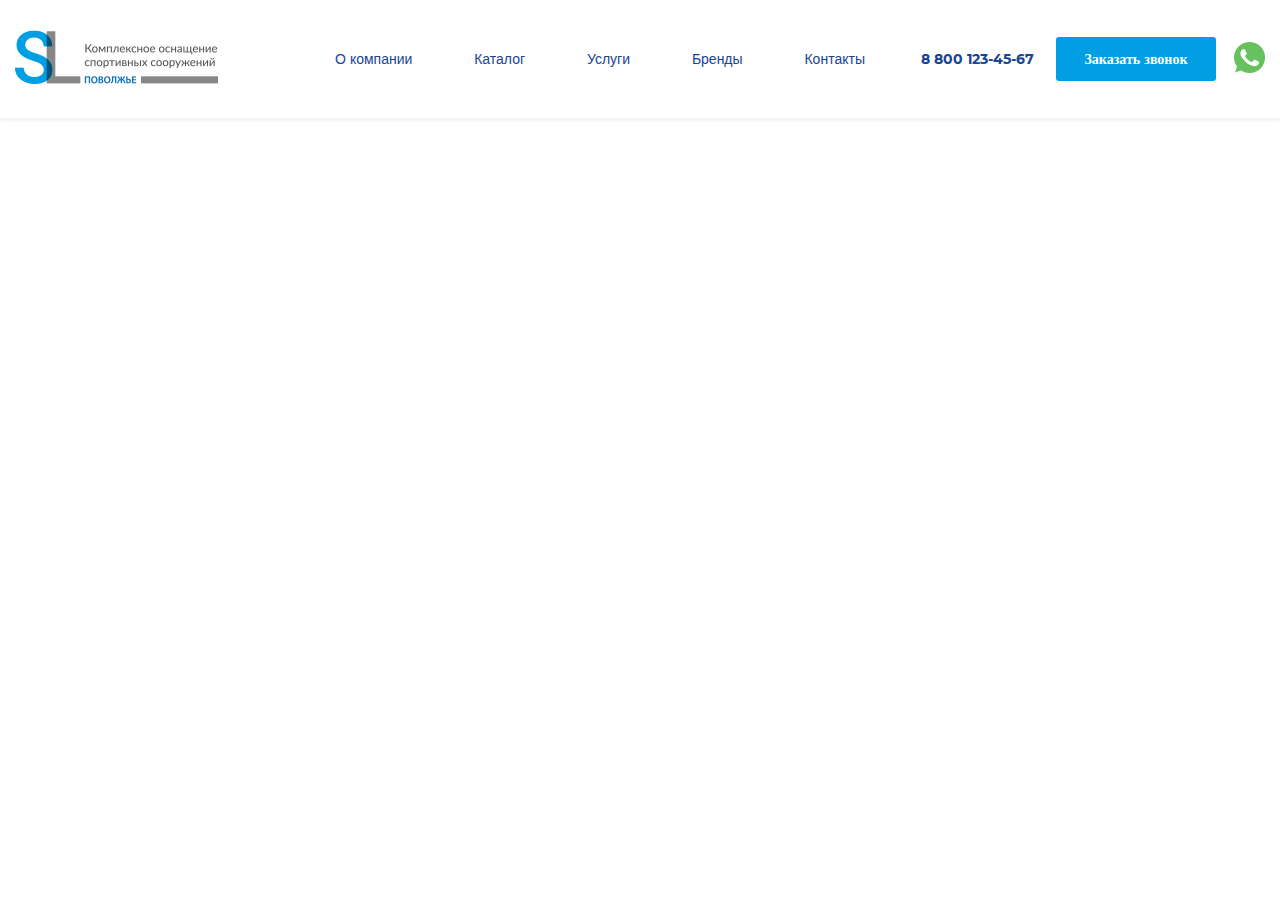
<file: brands.html>
<!doctype html><html lang="ru"><head><meta charset="utf-8"/><meta name="viewport" content="width=device-width,initial-scale=1,shrink-to-fit=no"/><link rel="shortcut icon" href="favicon/favicon.ico"/><link rel="stylesheet" href="css/style.bundle.css"/><title>Бренды | Спортлайн</title></head><body><header class="header"><div class="container"><div class="row align-items-center header__rowup"><div class="col-lg-4 col-md-8 col-sm-6 col"><a href="/" class="logot"><img src="img/logo.png" id="logo"/></a></div><div class="col-lg-7 d-none d-lg-block d-xl-block"><ul class="header__menu"><li class="header__menuItem"><a href="#antrkt" class="">О компании</a></li><li class="header__menuItem"><a href="/catalog.html">Каталог</a></li><li class="header__menuItem"><a href="/services.html">Услуги</a></li><li class="header__menuItem"><a href="#ice" class="">Бренды</a></li><li class="header__menuItem"><a href="#contacts" class="">Контакты</a></li></ul></div><div class="col-lg-5 col-md-8 col-sm-10 col header__transf"><div class="header__communicationPanel"><a href="tel:+78001234567" class="header__communicationPanelPhone">8 800 123-45-67 </a><a href="#pop" class="header__communicationPanelButton popup-with-form">Заказать звонок </a><a class="header__communicationPanelSocial"><img src="img/icons/whatsapp.png" alt="whatsapp"></a></div><button class="header__buttonMenu"><img src="img/icons/menu.png" alt=""></button></div></div></div><div class="header__menuMobile"><div class="container"><div class="row"><div class="col"><div class="header__menuMobile-mp"><h3>Навигация по сайту</h3><ul class="header__menuMobileNav"><li class="header__menuItem"><a href="#antrkt" class="" onclick="closeMenu()">О компании</a></li><li class="header__menuItem"><a onclick="closeMenu()" href="/qwer/catalog.html">Каталог</a></li><li class="header__menuItem"><a onclick="closeMenu()" href="/qwer/services.html">Услуги</a></li><li class="header__menuItem"><a onclick="closeMenu()" href="#ice" class="">Бренды</a></li><li class="header__menuItem"><a onclick="closeMenu()" href="#contacts" class="">Контакты</a></li></ul><div class="header__menuMobileCommunicationPanel"><a href="#pop" class="header__menuMobileCommunicationPanelButton popup-with-form">Заказать звонок </a><a class="header__menuMobileCommunicationPanelSocial"><img src="img/icons/whatsapp.png" alt="whatsapp"></a></div></div></div></div></div></div></header><div></div><footer class="footer"><div class="container"><div class="row align-content-center"><div class="col-lg-4 col-md-3 col-md-16 col-sm-16"><div class="footer__info"><span>©«Спортлайн», 2020</span> <a href="">Политика конфидециальности</a></div></div><div class="col-lg-7 col-md-16 col-sm-16"><ul class="footer__menu"><ul class="footer__menu"><li class="footer__menuItem"><a href="/">О компании</a></li><li class="footer__menuItem"><a href="/brands.html">Бренды</a></li><li class="footer__menuItem"><a href="/catalog.html">Каталог</a></li><li class="footer__menuItem"><a href="/services.html">Услуги</a></li><li class="footer__menuItem"><a href="/contacts.html">Контакты</a></li></ul></ul></div><div class="col-lg-5 col-md-16 col-sm-16"><div class="footer__communicationPanel"><a href="tel:+78001234567" class="footer__communicationPanelPhone">8 800 123 45 67 </a><a href="#pop" class="footer__communicationPanelButton popup-with-form">Заказать звонок</a></div></div></div></div></footer><form id="pop" class="white-popup-block mfp-hide pop-call pop"><fieldset class="pop__wrapper" style="border:0;"><ol class="pop__block"><li class="pop__item pop__item-name req"><label class="pop__label" for="pop-name">Имя</label> <input class="pop__inp" id="pop-name" name="pop-name" placeholder="" required=""></li><li class="pop__item pop__item-phone req"><label class="pop__label" for="pop-phone">Телефон</label> <input class="pop__inp" id="pop-phone" name="pop-phone" type="tel" placeholder="" required=""></li><li class="pop__item pop__item-txtar"><label class="pop__label" for="pop-textarea">Сообщение</label><br><textarea class="pop__textarea" id="pop-textarea"></textarea></li></ol><div class="pop__inner"><p class="pop__text"><span>*</span>Обязательно для заполнения</p><button class="pop__btn">Отправить</button></div><p class="pop__ps">Нажимая кнопку «Отправить» я даю согласие на обработку персональных данных</p></fieldset></form><script src="js/main.bundle.js"></script></body></html>
</file>
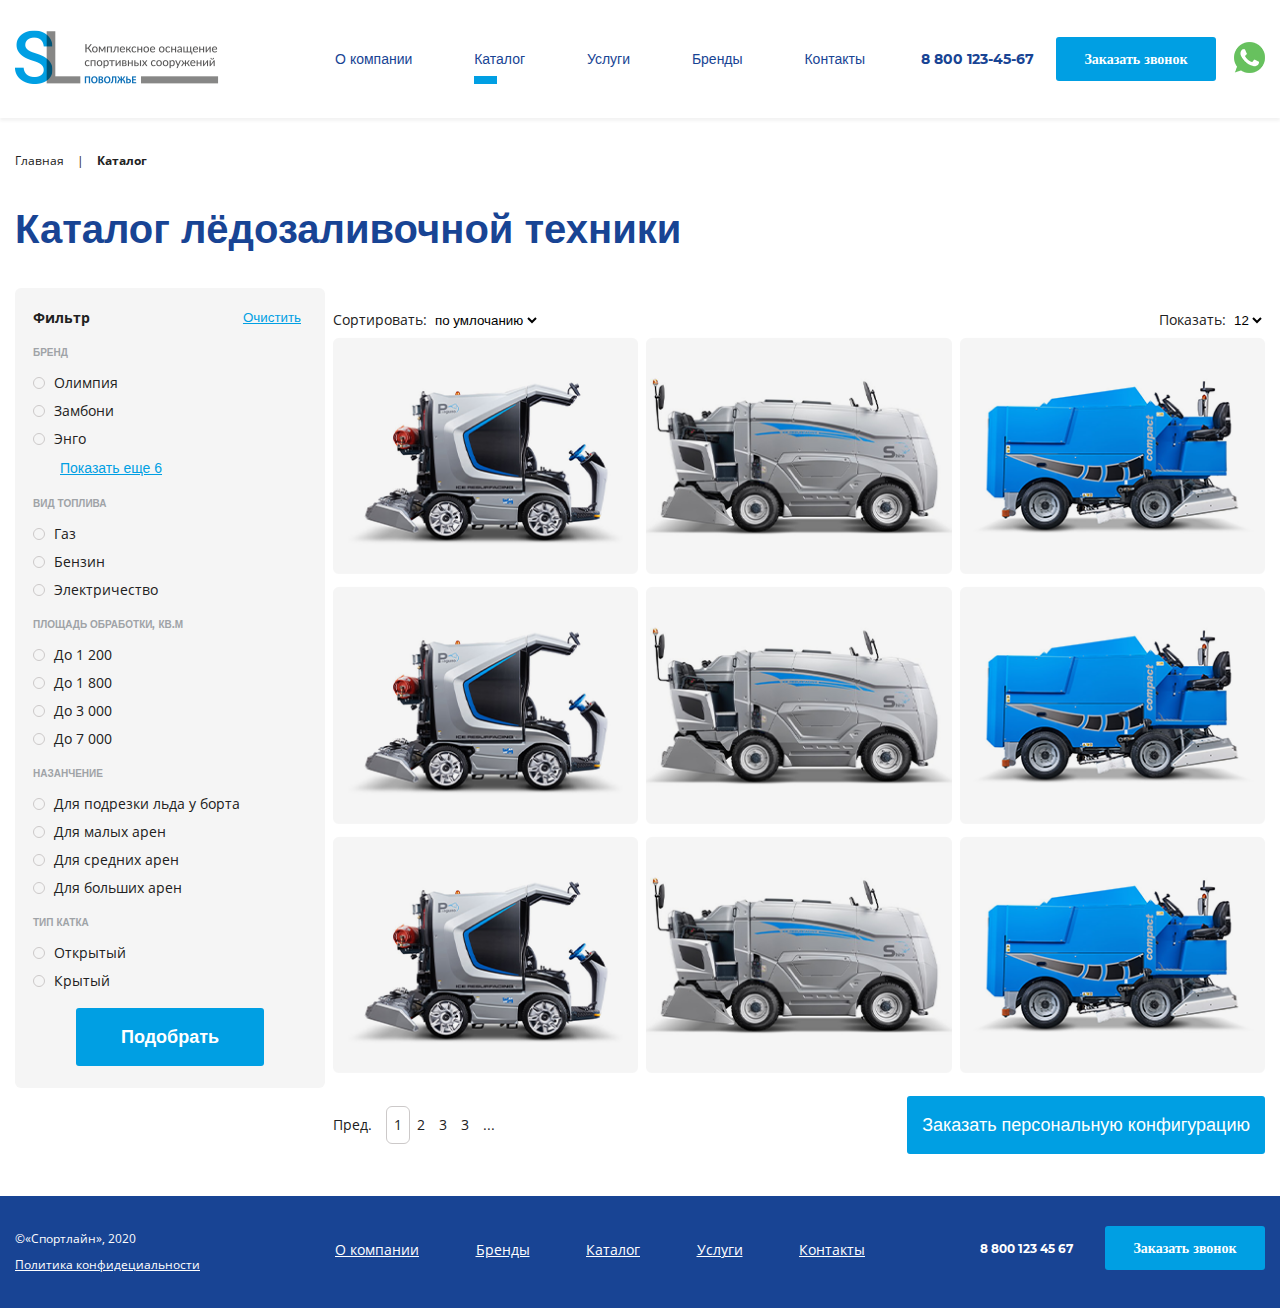
<file: catalog.html>
<!doctype html><html lang="ru"><head><meta charset="utf-8"/><meta name="viewport" content="width=device-width,initial-scale=1,shrink-to-fit=no"/><link rel="shortcut icon" href="favicon/favicon.ico"/><link rel="stylesheet" href="css/style.bundle.css"/><title>Каталог | Спортлайн</title></head><body><header class="header"><div class="container"><div class="row align-items-center header__rowup"><div class="col-lg-4 col-md-8 col-sm-6 col"><a href="/" class="logot"><img src="img/logo.png" id="logo"/></a></div><div class="col-lg-7 d-none d-lg-block d-xl-block"><ul class="header__menu"><li class="header__menuItem"><a href="#antrkt" class="">О компании</a></li><li class="header__menuItem header__menuItem_active"><a href="/catalog.html">Каталог</a></li><li class="header__menuItem"><a href="/services.html">Услуги</a></li><li class="header__menuItem"><a href="#ice" class="">Бренды</a></li><li class="header__menuItem"><a href="#contacts" class="">Контакты</a></li></ul></div><div class="col-lg-5 col-md-8 col-sm-10 col header__transf"><div class="header__communicationPanel"><a href="tel:+78001234567" class="header__communicationPanelPhone">8 800 123-45-67 </a><a href="#pop" class="header__communicationPanelButton popup-with-form">Заказать звонок </a><a class="header__communicationPanelSocial"><img src="img/icons/whatsapp.png" alt="whatsapp"></a></div><button class="header__buttonMenu"><img src="img/icons/menu.png" alt=""></button></div></div></div><div class="header__menuMobile"><div class="container"><div class="row"><div class="col"><div class="header__menuMobile-mp"><h3>Навигация по сайту</h3><ul class="header__menuMobileNav"><li class="header__menuItem"><a href="#antrkt" class="" onclick="closeMenu()">О компании</a></li><li class="header__menuItem"><a onclick="closeMenu()" href="/qwer/catalog.html">Каталог</a></li><li class="header__menuItem"><a onclick="closeMenu()" href="/qwer/services.html">Услуги</a></li><li class="header__menuItem"><a onclick="closeMenu()" href="#ice" class="">Бренды</a></li><li class="header__menuItem"><a onclick="closeMenu()" href="#contacts" class="">Контакты</a></li></ul><div class="header__menuMobileCommunicationPanel"><a href="#pop" class="header__menuMobileCommunicationPanelButton popup-with-form">Заказать звонок </a><a class="header__menuMobileCommunicationPanelSocial"><img src="img/icons/whatsapp.png" alt="whatsapp"></a></div></div></div></div></div></div></header><div class="wrapper-main"><div class="catalog"><div class="container"><div class="row"><div class="col"><div class="catalog__path"><a href="/">Главная</a> <a href="/catalog.html" class="active">Каталог</a></div></div></div></div><div class="container"><div class="row"><div class="col"><h1 class="catalog__title">Каталог лёдозаливочной техники</h1></div></div><div class="row"><div class="col"><div class="catalog__grid"><div class="catalog__gridForm"><form action="" class="catalog__form"><div class="catalog__formHeader"><b>Фильтр</b> <input type="reset" value="Очистить" name="reset"></div><div class="catalog__formFields"><span class="catalog__formFieldsTitle">Бренд</span><div class="catalog__formField"><input id="oli" value="oli" type="radio" name="brand"> <label for="oli">Олимпия</label></div><div class="catalog__formField"><input id="zam" value="zam" type="radio" name="brand"> <label for="zam">Замбони</label></div><div class="catalog__formField"><input id="engo" value="engo" type="radio" name="brand"> <label for="engo">Энго</label></div><div class="catalog__formFieldsMore"><button>Показать еще 6</button></div></div><div class="catalog__formFields"><span class="catalog__formFieldsTitle">Вид топлива</span><div class="catalog__formField"><input id="gas" value="gas" type="radio" name="oil"> <label for="gas">Газ</label></div><div class="catalog__formField"><input id="gasoline" value="gasoline" type="radio" name="oil"> <label for="gasoline">Бензин</label></div><div class="catalog__formField"><input id="electricity" value="electricity" type="radio" name="oil"> <label for="electricity">Электричество</label></div></div><div class="catalog__formFields"><span class="catalog__formFieldsTitle">Площадь обработки, кв.м</span><div class="catalog__formField"><input id="1200" value="1200" type="radio" name="area"> <label for="1200">До 1 200</label></div><div class="catalog__formField"><input id="1800" value="1800" type="radio" name="area"> <label for="1800">До 1 800</label></div><div class="catalog__formField"><input id="3000" value="3000" type="radio" name="area"> <label for="3000">До 3 000</label></div><div class="catalog__formField"><input id="7000" value="7000" type="radio" name="area"> <label for="7000">До 7 000</label></div></div><div class="catalog__formFields"><span class="catalog__formFieldsTitle">Назанчение</span><div class="catalog__formField"><input id="pruning" value="pruning" type="radio" name="appointment"> <label for="pruning">Для подрезки льда у борта</label></div><div class="catalog__formField"><input id="small" value="small" type="radio" name="appointment"> <label for="small">Для малых арен</label></div><div class="catalog__formField"><input id="average" value="average" type="radio" name="appointment"> <label for="average">Для средних арен</label></div><div class="catalog__formField"><input id="big" value="big" type="radio" name="appointment"> <label for="big">Для больших арен</label></div></div><div class="catalog__formFields"><span class="catalog__formFieldsTitle">Тип катка</span><div class="catalog__formField"><input id="open" value="open" type="radio" name="type"> <label for="open">Открытый</label></div><div class="catalog__formField"><input id="roofed" value="roofed" type="radio" name="type"> <label for="roofed">Крытый</label></div></div><button class="catalog__formButton">Подобрать</button></form></div><div class="catalog__gridHeader"><form class="catalog__formSort"><div class="catalog__formSortField"><label for="sort">Сортировать:</label> <select name="sort" id="sort"><option value="default">по умлочанию</option><option value="default">по алфавиту</option></select></div><div class="catalog__formSortField"><label for="count">Показать:</label> <select name="count" id="count"><option value="12">12</option><option value="24">24</option></select></div></form></div><div class="catalog__gridMain"><div class="catalog__blocks"><a href="/catalog-view.html" class="catalog__block"><img src="img/catalog/WM Pinguino2 copy.png" alt=""><div class="catalog__blockInfo"><h3>IceLion от ENGO</h3><p><b>Площадь заливки:</b> до 7.000 м2<br><b>Гарантия:</b> 10 лет<br><b>Управление:</b> электрическое</p></div></a><a href="/catalog-view.html" class="catalog__block"><img src="img/catalog/WM Shira copy.png" alt=""><div class="catalog__blockInfo"><h3>IceLion от ENGO</h3><p><b>Площадь заливки:</b> до 7.000 м2<br><b>Гарантия:</b> 10 лет<br><b>Управление:</b> электрическое</p></div></a><a href="/catalog-view.html" class="catalog__block"><img src="img/catalog/WM Compact.png" alt=""><div class="catalog__blockInfo"><h3>IceLion от ENGO</h3><p><b>Площадь заливки:</b> до 7.000 м2<br><b>Гарантия:</b> 10 лет<br><b>Управление:</b> электрическое</p></div></a><a href="/catalog-view.html" class="catalog__block"><img src="img/catalog/WM Pinguino2 copy.png" alt=""><div class="catalog__blockInfo"><h3>IceLion от ENGO</h3><p><b>Площадь заливки:</b> до 7.000 м2<br><b>Гарантия:</b> 10 лет<br><b>Управление:</b> электрическое</p></div></a><a href="/catalog-view.html" class="catalog__block"><img src="img/catalog/WM Shira copy.png" alt=""><div class="catalog__blockInfo"><h3>IceLion от ENGO</h3><p><b>Площадь заливки:</b> до 7.000 м2<br><b>Гарантия:</b> 10 лет<br><b>Управление:</b> электрическое</p></div></a><a href="/catalog-view.html" class="catalog__block"><img src="img/catalog/WM Compact.png" alt=""><div class="catalog__blockInfo"><h3>IceLion от ENGO</h3><p><b>Площадь заливки:</b> до 7.000 м2<br><b>Гарантия:</b> 10 лет<br><b>Управление:</b> электрическое</p></div></a><a href="/catalog-view.html" class="catalog__block"><img src="img/catalog/WM Pinguino2 copy.png" alt=""><div class="catalog__blockInfo"><h3>IceLion от ENGO</h3><p><b>Площадь заливки:</b> до 7.000 м2<br><b>Гарантия:</b> 10 лет<br><b>Управление:</b> электрическое</p></div></a><a href="/catalog-view.html" class="catalog__block"><img src="img/catalog/WM Shira copy.png" alt=""><div class="catalog__blockInfo"><h3>IceLion от ENGO</h3><p><b>Площадь заливки:</b> до 7.000 м2<br><b>Гарантия:</b> 10 лет<br><b>Управление:</b> электрическое</p></div></a><a href="/catalog-view.html" class="catalog__block"><img src="img/catalog/WM Compact.png" alt=""><div class="catalog__blockInfo"><h3>IceLion от ENGO</h3><p><b>Площадь заливки:</b> до 7.000 м2<br><b>Гарантия:</b> 10 лет<br><b>Управление:</b> электрическое</p></div></a></div></div><div class="catalog__gridFooter"><div class="catalog__footer"><div class="catalog__pagination"><a class="catalog__paginationControl">Пред. </a><a href="" class="active">1</a> <a href="">2</a> <a href="">3</a> <a href="">3</a> <a class="catalog__paginationControl">...</a></div><button class="catalog__footerButton">Заказать персональную конфигурацию</button></div></div></div></div></div></div></div></div><footer class="footer"><div class="container"><div class="row align-content-center"><div class="col-lg-4 col-md-3 col-md-16 col-sm-16"><div class="footer__info"><span>©«Спортлайн», 2020</span> <a href="">Политика конфидециальности</a></div></div><div class="col-lg-7 col-md-16 col-sm-16"><ul class="footer__menu"><ul class="footer__menu"><li class="footer__menuItem"><a href="/">О компании</a></li><li class="footer__menuItem"><a href="/brands.html">Бренды</a></li><li class="footer__menuItem"><a href="/catalog.html">Каталог</a></li><li class="footer__menuItem"><a href="/services.html">Услуги</a></li><li class="footer__menuItem"><a href="/contacts.html">Контакты</a></li></ul></ul></div><div class="col-lg-5 col-md-16 col-sm-16"><div class="footer__communicationPanel"><a href="tel:+78001234567" class="footer__communicationPanelPhone">8 800 123 45 67 </a><a href="#pop" class="footer__communicationPanelButton popup-with-form">Заказать звонок</a></div></div></div></div></footer><form id="pop" class="white-popup-block mfp-hide pop-call pop"><fieldset class="pop__wrapper" style="border:0;"><ol class="pop__block"><li class="pop__item pop__item-name req"><label class="pop__label" for="pop-name">Имя</label> <input class="pop__inp" id="pop-name" name="pop-name" placeholder="" required=""></li><li class="pop__item pop__item-phone req"><label class="pop__label" for="pop-phone">Телефон</label> <input class="pop__inp" id="pop-phone" name="pop-phone" type="tel" placeholder="" required=""></li><li class="pop__item pop__item-txtar"><label class="pop__label" for="pop-textarea">Сообщение</label><br><textarea class="pop__textarea" id="pop-textarea"></textarea></li></ol><div class="pop__inner"><p class="pop__text"><span>*</span>Обязательно для заполнения</p><button class="pop__btn">Отправить</button></div><p class="pop__ps">Нажимая кнопку «Отправить» я даю согласие на обработку персональных данных</p></fieldset></form><script src="js/main.bundle.js"></script></body></html>
</file>
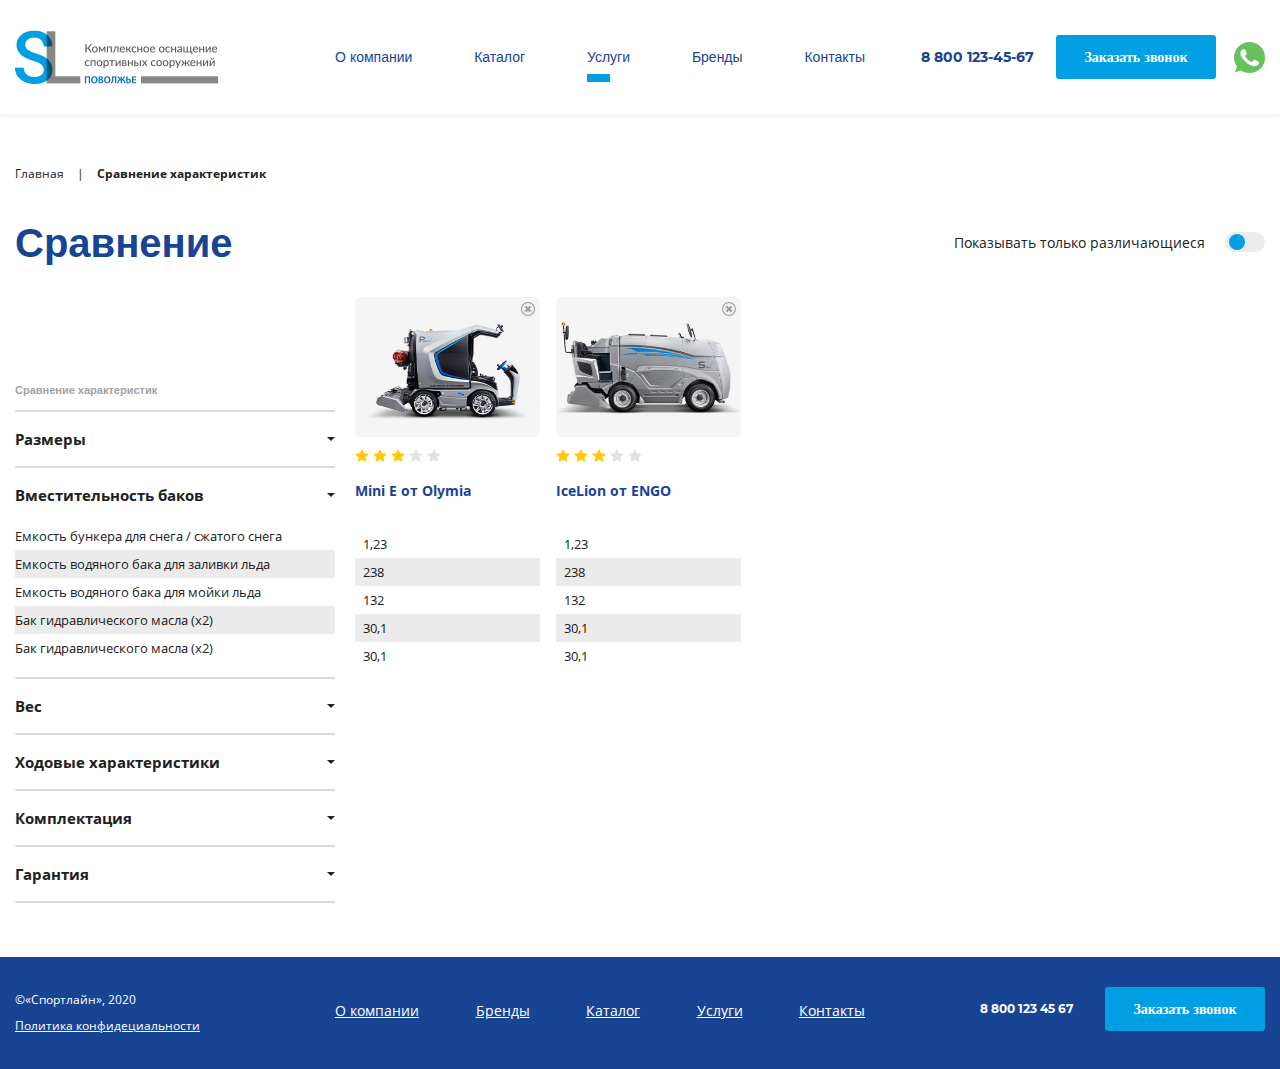
<file: compare.html>
<style>body
  {
    width: 100%;
    max-width: 100%;
    overflow-x: hidden;
  }</style><div class="wrapper-catview"><!doctype html><html lang="ru"><head><meta charset="utf-8"/><meta name="viewport" content="width=device-width,initial-scale=1,shrink-to-fit=no"/><link rel="shortcut icon" href="favicon/favicon.ico"/><link rel="stylesheet" href="css/style.bundle.css"/><title>Сравнение | Спортлайн</title></head><body><header class="header"><div class="container"><div class="row align-items-center header__rowup"><div class="col-lg-4 col-md-8 col-sm-6 col"><a href="/" class="logot"><img src="img/logo.png" id="logo"/></a></div><div class="col-lg-7 d-none d-lg-block d-xl-block"><ul class="header__menu"><li class="header__menuItem"><a href="#antrkt" class="">О компании</a></li><li class="header__menuItem"><a href="/catalog.html">Каталог</a></li><li class="header__menuItem header__menuItem_active"><a href="/services.html">Услуги</a></li><li class="header__menuItem"><a href="#ice" class="">Бренды</a></li><li class="header__menuItem"><a href="#contacts" class="">Контакты</a></li></ul></div><div class="col-lg-5 col-md-8 col-sm-10 col header__transf"><div class="header__communicationPanel"><a href="tel:+78001234567" class="header__communicationPanelPhone">8 800 123-45-67 </a><a href="#pop" class="header__communicationPanelButton popup-with-form">Заказать звонок </a><a class="header__communicationPanelSocial"><img src="img/icons/whatsapp.png" alt="whatsapp"></a></div><button class="header__buttonMenu"><img src="img/icons/menu.png" alt=""></button></div></div></div><div class="header__menuMobile"><div class="container"><div class="row"><div class="col"><div class="header__menuMobile-mp"><h3>Навигация по сайту</h3><ul class="header__menuMobileNav"><li class="header__menuItem"><a href="#antrkt" class="" onclick="closeMenu()">О компании</a></li><li class="header__menuItem"><a onclick="closeMenu()" href="/qwer/catalog.html">Каталог</a></li><li class="header__menuItem"><a onclick="closeMenu()" href="/qwer/services.html">Услуги</a></li><li class="header__menuItem"><a onclick="closeMenu()" href="#ice" class="">Бренды</a></li><li class="header__menuItem"><a onclick="closeMenu()" href="#contacts" class="">Контакты</a></li></ul><div class="header__menuMobileCommunicationPanel"><a href="#pop" class="header__menuMobileCommunicationPanelButton popup-with-form">Заказать звонок </a><a class="header__menuMobileCommunicationPanelSocial"><img src="img/icons/whatsapp.png" alt="whatsapp"></a></div></div></div></div></div></div></header><section class="compare"><div class="container"><div class="compare__path"><a href="/">Главная</a> <a href="/compare" class="active">Сравнение характеристик</a></div><div class="compare__wrapper"><h1 class="compare__title">Сравнение</h1><input class="compare__checkbox" type="checkbox" name="compare__checkbox" id="compare__checkbox"> <label class="compare__label" for="compare__checkbox">Показывать только различающиеся</label></div><div class="compare__inner"><ul class="compare__list"><li class="compare__txt">Сравнение характеристик</li><li class="compare__item"><label class="compare__mintitle proportions" for="checkb-1">Размеры</label> <input class="checkb checkb1" type="radio" onchange="check()" name="checkb" id="checkb-1"><ul class="compare__dip"><li class="compare__dip-item">Высота</li><li class="compare__dip-item">Ширина</li></ul></li><li class="compare__item"><label class="compare__mintitle volume" for="checkb-2">Вместительность баков</label> <input class="checkb checkb2" type="radio" onchange="check()" name="checkb" checked="checked" id="checkb-2"><ul class="compare__dip"><li class="compare__dip-item">Емкость бункера для снега / сжатого снега</li><li class="compare__dip-item">Емкость водяного бака для заливки льда</li><li class="compare__dip-item">Емкость водяного бака для мойки льда</li><li class="compare__dip-item">Бак гидравлического масла (х2)</li><li class="compare__dip-item">Бак гидравлического масла (х2)</li></ul></li><li class="compare__item"><label class="compare__mintitle heftez" for="checkb-3">Вес</label> <input class="checkb checkb3" type="radio" onchange="check()" name="checkb" id="checkb-3"><ul class="compare__dip"><li class="compare__dip-item">Вес облегчённого</li><li class="compare__dip-item">Вес обычного</li></ul></li><li class="compare__item"><label class="compare__mintitle hodovie" for="checkb-4">Ходовые характеристики</label> <input class="checkb checkb4" type="radio" onchange="check()" name="checkb" id="checkb-4"><ul class="compare__dip"><li class="compare__dip-item">Мощность</li><li class="compare__dip-item">Дизель</li><li class="compare__dip-item">Бензин</li><li class="compare__dip-item">Пропан</li><li class="compare__dip-item">Электро</li><li class="compare__dip-item">Емкость аккумуляторов</li></ul></li><li class="compare__item compare__item-big"><label class="compare__mintitle nalichee" for="checkb-5">Комплектация</label> <input class="checkb checkb5" type="radio" onchange="check()" name="checkb" id="checkb-5"><ul class="compare__dip"><li class="compare__dip-item">Полный привод</li><li class="compare__dip-item">Гидравлические трубки из нержавеющей стали</li><li class="compare__dip-item">Система контроля выхлопа</li><li class="compare__dip-item">Стальная рама</li><li class="compare__dip-item">Фронтальная выгрузка</li><li class="compare__dip-item">Алюминиевые водяные баки</li><li class="compare__dip-item">Баки из PE HD</li><li class="compare__dip-item">Диски колёс из алюминиевого сплава</li><li class="compare__dip-item">Бортовая щётка</li><li class="compare__dip-item">Автоматический снегоизмельчитель</li><li class="compare__dip-item">Автоматический подъёмник полотенца</li><li class="compare__dip-item">Полный световой пакет с освещением бункера</li><li class="compare__dip-item">Стояночный тормоз</li><li class="compare__dip-item">Динамическое торможение 4-х колес</li><li class="compare__dip-item">Автоматический парковочный тормоз</li><li class="compare__dip-item">Звуковой сигнал заднего хода</li><li class="compare__dip-item">Комплект инструментов</li><li class="compare__dip-item">Указатель уровня воды в емкостях</li><li class="compare__dip-item">Сборник инструкций по управлению на русском языке</li><li class="compare__dip-item">Мойка колес</li><li class="compare__dip-item">Система мойки льда</li><li class="compare__dip-item">Автоматический лазерный уровень установки и регулировки ножа</li><li class="compare__dip-item">Автоматическая система наполнения водой</li><li class="compare__dip-item">Водяные баки из нержавеющей стали</li><li class="compare__dip-item">Кабина</li><li class="compare__dip-item">Боковая выгрузка</li><li class="compare__dip-item">Нож для подрезки льда увеличенный</li><li class="compare__dip-item">Чехол магнитный для установки ножа</li><li class="compare__dip-item">Теплая кабина</li><li class="compare__dip-item">Система промывки шнеков</li><li class="compare__dip-item">ЖК дисплей</li></ul></li><li class="compare__item"><label class="compare__mintitle garenty" for="checkb-6">Гарантия</label> <input class="checkb checkb6" type="radio" onchange="check()" name="checkb" id="checkb-6"><ul class="compare__dip"><li class="compare__dip-item">Срок, месяцев</li><li class="compare__dip-item">Срок, месяцев</li></ul></li></ul><div class="compare__owl-carusel"><div class="compare__point"><div class="compare__image"><img src="img/catalog/WM Pinguino2 copy.png" alt=""> <button class="compare__remove"></button></div><div class="compare__shapes"><img src="img/icons/shape.png" alt=""> <img src="img/icons/shape.png" alt=""> <img src="img/icons/shape.png" alt=""> <img src="img/icons/shape-default.png" alt=""> <img src="img/icons/shape-default.png" alt=""></div><h4 class="compare__name">Mini E от Olymia</h4><div class="compare__diprigth"><ul class="compare__diprigth-list compare__proportions"><li class="compare__diprigth-item">2.5м</li><li class="compare__diprigth-item">2м</li></ul><ul class="compare__diprigth-list compare__volume compare-active"><li class="compare__diprigth-item">1,23</li><li class="compare__diprigth-item">238</li><li class="compare__diprigth-item">132</li><li class="compare__diprigth-item">30,1</li><li class="compare__diprigth-item">30,1</li></ul><ul class="compare__diprigth-list compare__heftez"><li class="compare__diprigth-item">120т</li><li class="compare__diprigth-item">130т</li></ul><ul class="compare__diprigth-list compare__hodovie"><li class="compare__diprigth-item">19,03</li><li class="compare__diprigth-item">нет</li><li class="compare__diprigth-item">нет</li><li class="compare__diprigth-item">нет</li><li class="compare__diprigth-item">да</li><li class="compare__diprigth-item"></li></ul><ul class="compare__diprigth-list compare__nalichee"><li class="compare__diprigth-item">наличие</li><li class="compare__diprigth-item">нет</li><li class="compare__diprigth-item">нет</li><li class="compare__diprigth-item">наличие</li><li class="compare__diprigth-item">наличие</li><li class="compare__diprigth-item">наличие</li><li class="compare__diprigth-item">нет</li><li class="compare__diprigth-item">наличие</li><li class="compare__diprigth-item">наличие</li><li class="compare__diprigth-item">наличие</li><li class="compare__diprigth-item">наличие</li><li class="compare__diprigth-item">наличие</li><li class="compare__diprigth-item">наличие</li><li class="compare__diprigth-item">наличие</li><li class="compare__diprigth-item">наличие</li><li class="compare__diprigth-item">наличие</li><li class="compare__diprigth-item">наличие</li><li class="compare__diprigth-item">наличие</li><li class="compare__diprigth-item">наличие</li><li class="compare__diprigth-item">опция</li><li class="compare__diprigth-item">опция</li><li class="compare__diprigth-item">опция</li><li class="compare__diprigth-item">опция</li><li class="compare__diprigth-item">опция</li><li class="compare__diprigth-item">опция</li><li class="compare__diprigth-item">нет</li><li class="compare__diprigth-item">нет</li><li class="compare__diprigth-item">нет</li><li class="compare__diprigth-item">нет</li><li class="compare__diprigth-item">нет</li><li class="compare__diprigth-item">нет</li><li class="compare__diprigth-item">нет</li></ul><ul class="compare__diprigth-list compare__garenty"><li class="compare__diprigth-item">18</li><li class="compare__diprigth-item">18</li></ul></div></div><div class="compare__point"><div class="compare__image"><img src="img/catalog/WM Shira copy.png" alt=""> <button class="compare__remove"></button></div><div class="compare__shapes"><img src="img/icons/shape.png" alt=""> <img src="img/icons/shape.png" alt=""> <img src="img/icons/shape.png" alt=""> <img src="img/icons/shape-default.png" alt=""> <img src="img/icons/shape-default.png" alt=""></div><h4 class="compare__name">IceLion от ENGO</h4><div class="compare__diprigth"><ul class="compare__diprigth-list compare__proportions"><li class="compare__diprigth-item">2м</li><li class="compare__diprigth-item">3м</li></ul><ul class="compare__diprigth-list compare__volume compare-active"><li class="compare__diprigth-item">1,23</li><li class="compare__diprigth-item">238</li><li class="compare__diprigth-item">132</li><li class="compare__diprigth-item">30,1</li><li class="compare__diprigth-item">30,1</li></ul><ul class="compare__diprigth-list compare__heftez"><li class="compare__diprigth-item">130т</li><li class="compare__diprigth-item">140т</li></ul><ul class="compare__diprigth-list compare__hodovie"><li class="compare__diprigth-item">19,03</li><li class="compare__diprigth-item">нет</li><li class="compare__diprigth-item">нет</li><li class="compare__diprigth-item">нет</li><li class="compare__diprigth-item">да</li><li class="compare__diprigth-item"></li></ul><ul class="compare__diprigth-list compare__nalichee"><li class="compare__diprigth-item">наличие</li><li class="compare__diprigth-item">нет</li><li class="compare__diprigth-item">нет</li><li class="compare__diprigth-item">наличие</li><li class="compare__diprigth-item">наличие</li><li class="compare__diprigth-item">наличие</li><li class="compare__diprigth-item">нет</li><li class="compare__diprigth-item">наличие</li><li class="compare__diprigth-item">наличие</li><li class="compare__diprigth-item">наличие</li><li class="compare__diprigth-item">наличие</li><li class="compare__diprigth-item">наличие</li><li class="compare__diprigth-item">наличие</li><li class="compare__diprigth-item">наличие</li><li class="compare__diprigth-item">наличие</li><li class="compare__diprigth-item">наличие</li><li class="compare__diprigth-item">наличие</li><li class="compare__diprigth-item">наличие</li><li class="compare__diprigth-item">наличие</li><li class="compare__diprigth-item">опция</li><li class="compare__diprigth-item">опция</li><li class="compare__diprigth-item">опция</li><li class="compare__diprigth-item">опция</li><li class="compare__diprigth-item">опция</li><li class="compare__diprigth-item">опция</li><li class="compare__diprigth-item">нет</li><li class="compare__diprigth-item">нет</li><li class="compare__diprigth-item">нет</li><li class="compare__diprigth-item">нет</li><li class="compare__diprigth-item">нет</li><li class="compare__diprigth-item">нет</li><li class="compare__diprigth-item">нет</li></ul><ul class="compare__diprigth-list compare__garenty"><li class="compare__diprigth-item">18</li><li class="compare__diprigth-item">18</li></ul></div></div></div></div></div></section><script>var compareProportions = document.querySelectorAll('.compare__proportions');    
    var compareVolumes = document.querySelectorAll('.compare__volume');    
    var compareHeftezs = document.querySelectorAll('.compare__heftez');    

    var compareNalichees = document.querySelectorAll('.compare__nalichee');    
    var compareHodovies = document.querySelectorAll('.compare__hodovie');    
    var compareGarentys = document.querySelectorAll('.compare__garenty');   
    var compAll = document.querySelectorAll('.compare__diprigth-list');    
  
    
    function check(){
      var rarr=document.getElementsByName("checkb");  
      compAll.forEach(el => {
        el.classList.remove('compare-active');      
      });
      if(rarr[0].checked){          
        // compareProportions.classList.add('compare-active');
          compareProportions.forEach( compareProportion => {
          compareProportion.classList.add('compare-active');
        });
      } else if (rarr[1].checked){          
           compareVolumes.forEach( compareVolume => {
          compareVolume.classList.add('compare-active');
        });
      } else if (rarr[2].checked) {
          compareHeftezs.forEach( compareHeftez => {
          compareHeftez.classList.add('compare-active');
        });
      }  else if (rarr[3].checked) {
           compareHodovies.forEach( compareHodovie => {
            compareHodovie.classList.add('compare-active');
        });
      } else if (rarr[4].checked) {
          compareNalichees.forEach( compareNalichee => {
          compareNalichee.classList.add('compare-active');
        });
      } else if (rarr[5].checked) {
          compareGarentys.forEach( compareGarenty => {
          compareGarenty.classList.add('compare-active');
        });
      }    
    }</script><footer class="footer"><div class="container"><div class="row align-content-center"><div class="col-lg-4 col-md-3 col-md-16 col-sm-16"><div class="footer__info"><span>©«Спортлайн», 2020</span> <a href="">Политика конфидециальности</a></div></div><div class="col-lg-7 col-md-16 col-sm-16"><ul class="footer__menu"><ul class="footer__menu"><li class="footer__menuItem"><a href="/">О компании</a></li><li class="footer__menuItem"><a href="/brands.html">Бренды</a></li><li class="footer__menuItem"><a href="/catalog.html">Каталог</a></li><li class="footer__menuItem"><a href="/services.html">Услуги</a></li><li class="footer__menuItem"><a href="/contacts.html">Контакты</a></li></ul></ul></div><div class="col-lg-5 col-md-16 col-sm-16"><div class="footer__communicationPanel"><a href="tel:+78001234567" class="footer__communicationPanelPhone">8 800 123 45 67 </a><a href="#pop" class="footer__communicationPanelButton popup-with-form">Заказать звонок</a></div></div></div></div></footer><form id="pop" class="white-popup-block mfp-hide pop-call pop"><fieldset class="pop__wrapper" style="border:0;"><ol class="pop__block"><li class="pop__item pop__item-name req"><label class="pop__label" for="pop-name">Имя</label> <input class="pop__inp" id="pop-name" name="pop-name" placeholder="" required=""></li><li class="pop__item pop__item-phone req"><label class="pop__label" for="pop-phone">Телефон</label> <input class="pop__inp" id="pop-phone" name="pop-phone" type="tel" placeholder="" required=""></li><li class="pop__item pop__item-txtar"><label class="pop__label" for="pop-textarea">Сообщение</label><br><textarea class="pop__textarea" id="pop-textarea"></textarea></li></ol><div class="pop__inner"><p class="pop__text"><span>*</span>Обязательно для заполнения</p><button class="pop__btn">Отправить</button></div><p class="pop__ps">Нажимая кнопку «Отправить» я даю согласие на обработку персональных данных</p></fieldset></form><script src="js/main.bundle.js"></script></body></html></div>
</file>
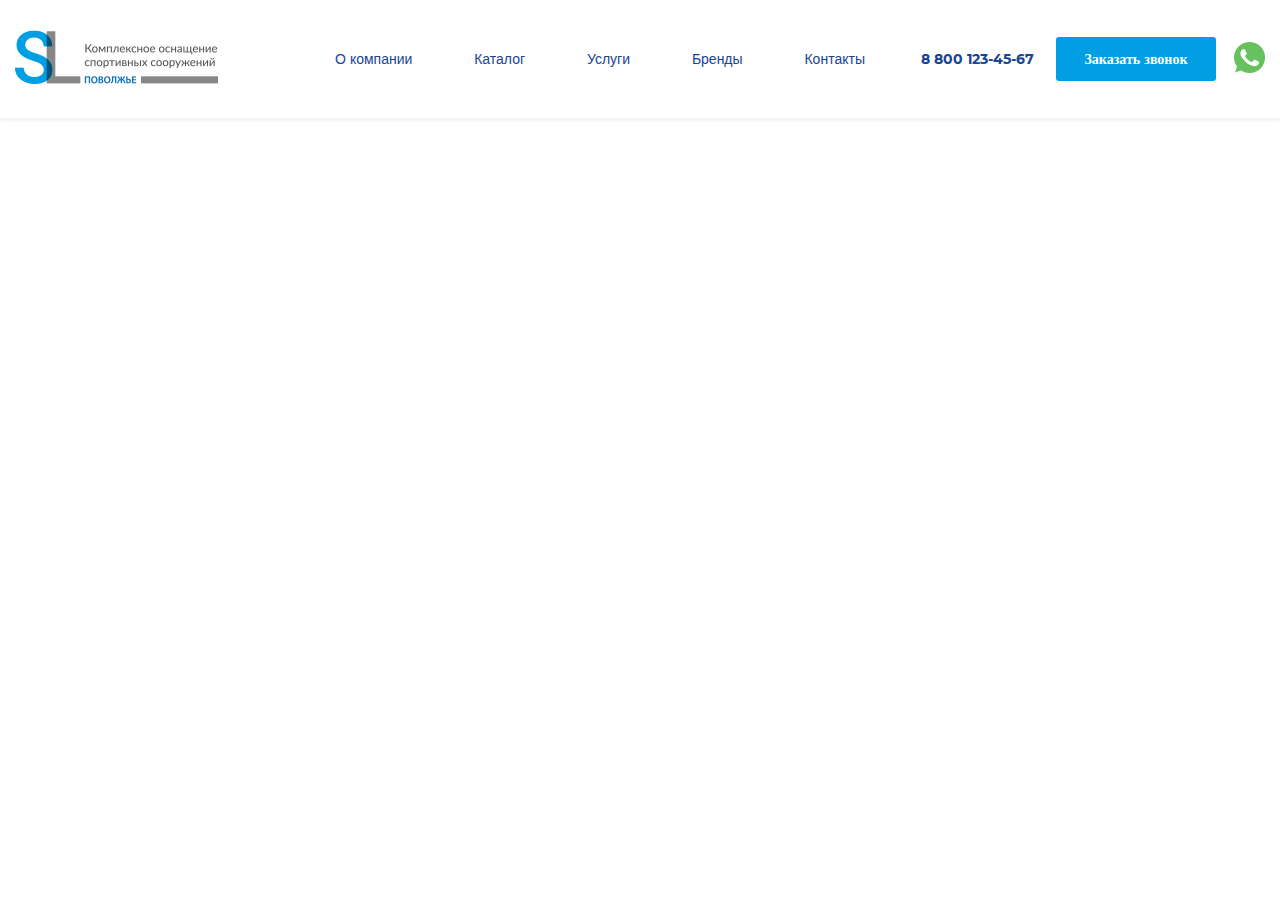
<file: contacts.html>
<!doctype html><html lang="ru"><head><meta charset="utf-8"/><meta name="viewport" content="width=device-width,initial-scale=1,shrink-to-fit=no"/><link rel="shortcut icon" href="favicon/favicon.ico"/><link rel="stylesheet" href="css/style.bundle.css"/><title>Каталог | Спортлайн</title></head><body><header class="header"><div class="container"><div class="row align-items-center header__rowup"><div class="col-lg-4 col-md-8 col-sm-6 col"><a href="/" class="logot"><img src="img/logo.png" id="logo"/></a></div><div class="col-lg-7 d-none d-lg-block d-xl-block"><ul class="header__menu"><li class="header__menuItem"><a href="#antrkt" class="">О компании</a></li><li class="header__menuItem"><a href="/catalog.html">Каталог</a></li><li class="header__menuItem"><a href="/services.html">Услуги</a></li><li class="header__menuItem"><a href="#ice" class="">Бренды</a></li><li class="header__menuItem"><a href="#contacts" class="">Контакты</a></li></ul></div><div class="col-lg-5 col-md-8 col-sm-10 col header__transf"><div class="header__communicationPanel"><a href="tel:+78001234567" class="header__communicationPanelPhone">8 800 123-45-67 </a><a href="#pop" class="header__communicationPanelButton popup-with-form">Заказать звонок </a><a class="header__communicationPanelSocial"><img src="img/icons/whatsapp.png" alt="whatsapp"></a></div><button class="header__buttonMenu"><img src="img/icons/menu.png" alt=""></button></div></div></div><div class="header__menuMobile"><div class="container"><div class="row"><div class="col"><div class="header__menuMobile-mp"><h3>Навигация по сайту</h3><ul class="header__menuMobileNav"><li class="header__menuItem"><a href="#antrkt" class="" onclick="closeMenu()">О компании</a></li><li class="header__menuItem"><a onclick="closeMenu()" href="/qwer/catalog.html">Каталог</a></li><li class="header__menuItem"><a onclick="closeMenu()" href="/qwer/services.html">Услуги</a></li><li class="header__menuItem"><a onclick="closeMenu()" href="#ice" class="">Бренды</a></li><li class="header__menuItem"><a onclick="closeMenu()" href="#contacts" class="">Контакты</a></li></ul><div class="header__menuMobileCommunicationPanel"><a href="#pop" class="header__menuMobileCommunicationPanelButton popup-with-form">Заказать звонок </a><a class="header__menuMobileCommunicationPanelSocial"><img src="img/icons/whatsapp.png" alt="whatsapp"></a></div></div></div></div></div></div></header><div class="container"></div><footer class="footer"><div class="container"><div class="row align-content-center"><div class="col-lg-4 col-md-3 col-md-16 col-sm-16"><div class="footer__info"><span>©«Спортлайн», 2020</span> <a href="">Политика конфидециальности</a></div></div><div class="col-lg-7 col-md-16 col-sm-16"><ul class="footer__menu"><ul class="footer__menu"><li class="footer__menuItem"><a href="/">О компании</a></li><li class="footer__menuItem"><a href="/brands.html">Бренды</a></li><li class="footer__menuItem"><a href="/catalog.html">Каталог</a></li><li class="footer__menuItem"><a href="/services.html">Услуги</a></li><li class="footer__menuItem"><a href="/contacts.html">Контакты</a></li></ul></ul></div><div class="col-lg-5 col-md-16 col-sm-16"><div class="footer__communicationPanel"><a href="tel:+78001234567" class="footer__communicationPanelPhone">8 800 123 45 67 </a><a href="#pop" class="footer__communicationPanelButton popup-with-form">Заказать звонок</a></div></div></div></div></footer><form id="pop" class="white-popup-block mfp-hide pop-call pop"><fieldset class="pop__wrapper" style="border:0;"><ol class="pop__block"><li class="pop__item pop__item-name req"><label class="pop__label" for="pop-name">Имя</label> <input class="pop__inp" id="pop-name" name="pop-name" placeholder="" required=""></li><li class="pop__item pop__item-phone req"><label class="pop__label" for="pop-phone">Телефон</label> <input class="pop__inp" id="pop-phone" name="pop-phone" type="tel" placeholder="" required=""></li><li class="pop__item pop__item-txtar"><label class="pop__label" for="pop-textarea">Сообщение</label><br><textarea class="pop__textarea" id="pop-textarea"></textarea></li></ol><div class="pop__inner"><p class="pop__text"><span>*</span>Обязательно для заполнения</p><button class="pop__btn">Отправить</button></div><p class="pop__ps">Нажимая кнопку «Отправить» я даю согласие на обработку персональных данных</p></fieldset></form><script src="js/main.bundle.js"></script></body></html>
</file>
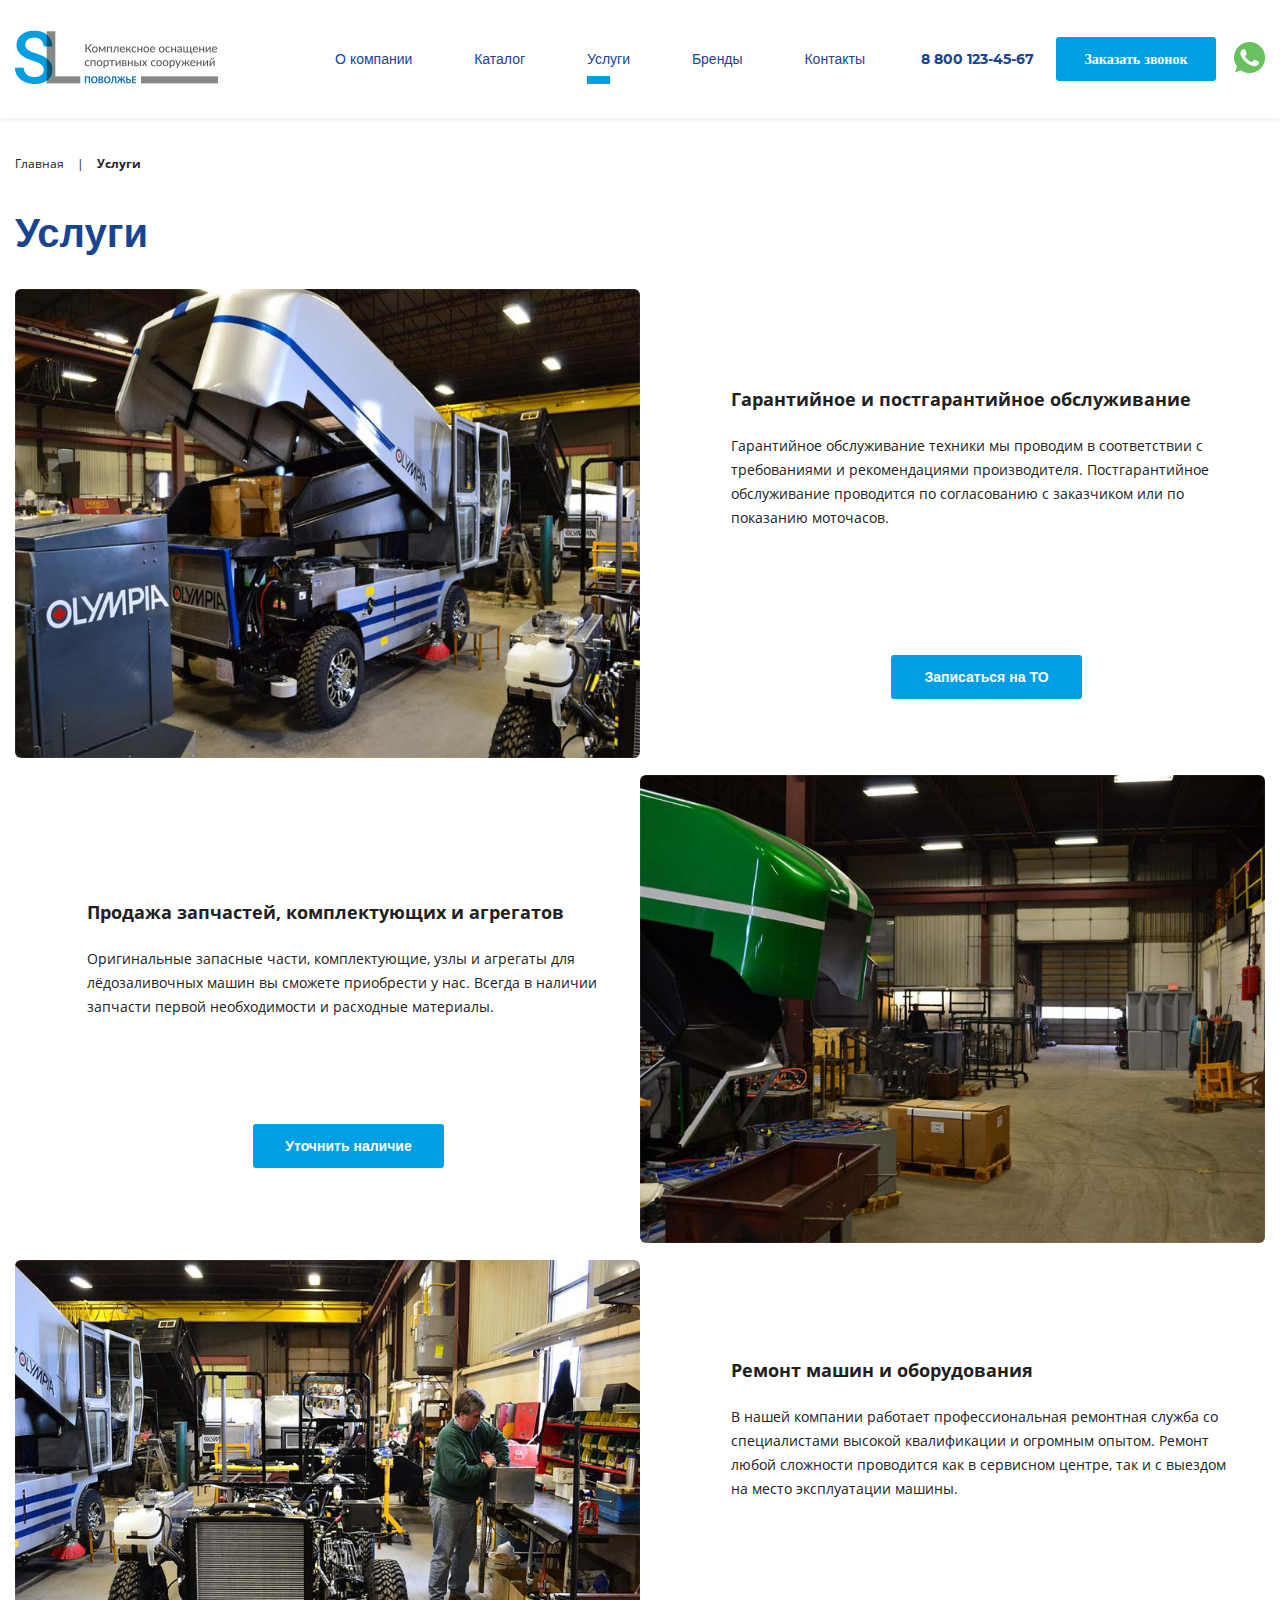
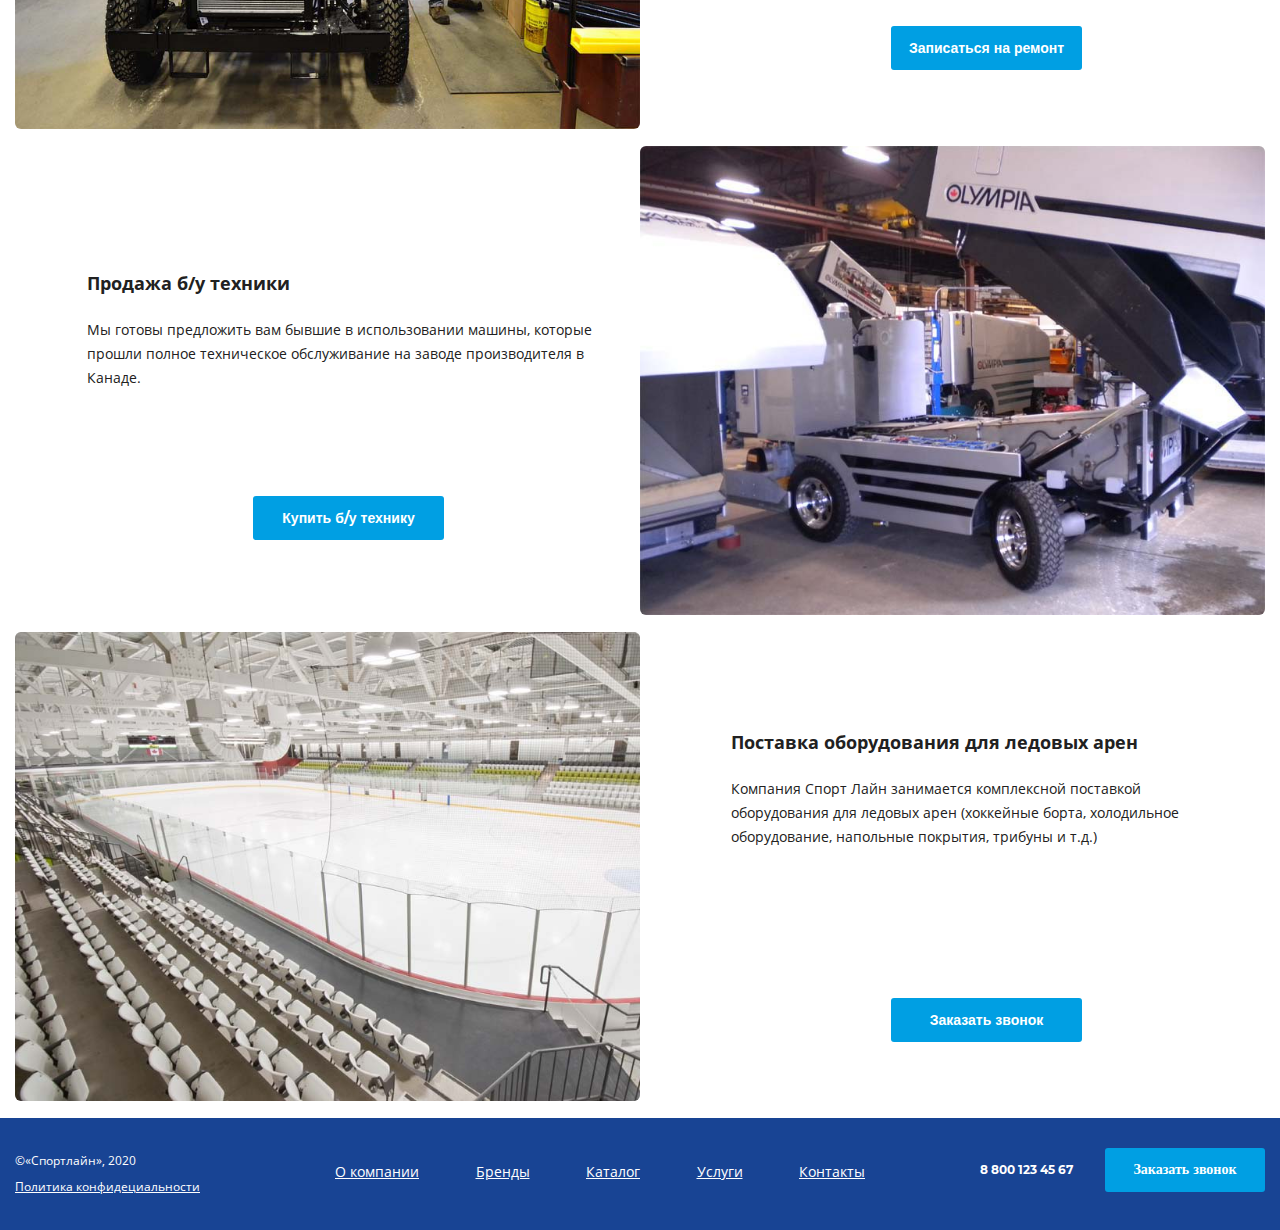
<file: services.html>
<!doctype html><html lang="ru"><head><meta charset="utf-8"/><meta name="viewport" content="width=device-width,initial-scale=1,shrink-to-fit=no"/><link rel="shortcut icon" href="favicon/favicon.ico"/><link rel="stylesheet" href="css/style.bundle.css"/><title>Услуги | Спортлайн</title></head><body><header class="header"><div class="container"><div class="row align-items-center header__rowup"><div class="col-lg-4 col-md-8 col-sm-6 col"><a href="/" class="logot"><img src="img/logo.png" id="logo"/></a></div><div class="col-lg-7 d-none d-lg-block d-xl-block"><ul class="header__menu"><li class="header__menuItem"><a href="#antrkt" class="">О компании</a></li><li class="header__menuItem"><a href="/catalog.html">Каталог</a></li><li class="header__menuItem header__menuItem_active"><a href="/services.html">Услуги</a></li><li class="header__menuItem"><a href="#ice" class="">Бренды</a></li><li class="header__menuItem"><a href="#contacts" class="">Контакты</a></li></ul></div><div class="col-lg-5 col-md-8 col-sm-10 col header__transf"><div class="header__communicationPanel"><a href="tel:+78001234567" class="header__communicationPanelPhone">8 800 123-45-67 </a><a href="#pop" class="header__communicationPanelButton popup-with-form">Заказать звонок </a><a class="header__communicationPanelSocial"><img src="img/icons/whatsapp.png" alt="whatsapp"></a></div><button class="header__buttonMenu"><img src="img/icons/menu.png" alt=""></button></div></div></div><div class="header__menuMobile"><div class="container"><div class="row"><div class="col"><div class="header__menuMobile-mp"><h3>Навигация по сайту</h3><ul class="header__menuMobileNav"><li class="header__menuItem"><a href="#antrkt" class="" onclick="closeMenu()">О компании</a></li><li class="header__menuItem"><a onclick="closeMenu()" href="/qwer/catalog.html">Каталог</a></li><li class="header__menuItem"><a onclick="closeMenu()" href="/qwer/services.html">Услуги</a></li><li class="header__menuItem"><a onclick="closeMenu()" href="#ice" class="">Бренды</a></li><li class="header__menuItem"><a onclick="closeMenu()" href="#contacts" class="">Контакты</a></li></ul><div class="header__menuMobileCommunicationPanel"><a href="#pop" class="header__menuMobileCommunicationPanelButton popup-with-form">Заказать звонок </a><a class="header__menuMobileCommunicationPanelSocial"><img src="img/icons/whatsapp.png" alt="whatsapp"></a></div></div></div></div></div></div></header><div class="wrapper-main"><section class="services"><div class="container"><div class="services__path"><a href="/">Главная</a> <a href="/services.html" class="active">Услуги</a></div><h1 class="services__title">Услуги</h1><div class="services__block services__block-first"><div class="services__wrapper"><img class="services__image" src="img/home/services1.jpg" alt=""></div><div class="services__wrapper services__wrapperright"><h2 class="services__subtitle">Гарантийное и постгарантийное обслуживание</h2><p class="services__text">Гарантийное обслуживание техники мы проводим в соответствии с требованиями и рекомендациями производителя. Постгарантийное обслуживание проводится по согласованию с заказчиком или по показанию моточасов.</p><div class="services__inr-btn"><a href="#" class="services__btn">Записаться на ТО</a></div></div></div><div class="services__block"><div class="services__wrapper services__wrapperleft"><h2 class="services__subtitle">Продажа запчастей, комплектующих и агрегатов</h2><p class="services__text">Оригинальные запасные части, комплектующие, узлы и агрегаты для лёдозаливочных машин вы сможете приобрести у нас. Всегда в наличии запчасти первой необходимости и расходные материалы.</p><div class="services__inr-btn"><a href="#" class="services__btn">Уточнить наличие</a></div></div><div class="services__wrapper"><img class="services__image" src="img/home/services2.jpg" alt=""></div></div><div class="services__block"><div class="services__wrapper"><img class="services__image" src="img/home/services3.jpg" alt=""></div><div class="services__wrapper services__wrapperright"><h2 class="services__subtitle">Ремонт машин и оборудования</h2><p class="services__text">В нашей компании работает профессиональная ремонтная служба со специалистами высокой квалификации и огромным опытом. Ремонт любой сложности проводится как в сервисном центре, так и с выездом на место эксплуатации машины.</p><div class="services__inr-btn"><a href="#" class="services__btn">Записаться на ремонт</a></div></div></div><div class="services__block"><div class="services__wrapperleft services__wrapper"><h2 class="services__subtitle">Продажа б/у техники</h2><p class="services__text">Мы готовы предложить вам бывшие в использовании машины, которые прошли полное техническое обслуживание на заводе производителя в Канаде.</p><div class="services__inr-btn"><a href="#" class="services__btn">Купить б/у технику</a></div></div><div class="services__wrapper"><img class="services__image" src="img/home/services4.jpg" alt=""></div></div><div class="services__block"><div class="services__wrapper"><img class="services__image" src="img/home/services5.jpg" alt=""></div><div class="services__wrapper services__wrapperright"><h2 class="services__subtitle">Поставка оборудования для ледовых арен</h2><p class="services__text">Компания Спорт Лайн занимается комплексной поставкой оборудования для ледовых арен (хоккейные борта, холодильное оборудование, напольные покрытия, трибуны и т.д.)</p><div class="services__inr-btn"><a href="#pop" class="services__btn popup-with-form">Заказать звонок</a></div></div></div></div><form id="pop" class="white-popup-block mfp-hide pop-call pop"><fieldset class="pop__wrapper" style="border:0;"><ol class="pop__block"><li class="pop__item pop__item-name req"><label class="pop__label" for="pop-name">Имя</label> <input class="pop__inp" id="pop-name" name="pop-name" placeholder="" required=""></li><li class="pop__item pop__item-phone req"><label class="pop__label" for="pop-phone">Телефон</label> <input class="pop__inp" id="pop-phone" name="pop-phone" type="tel" placeholder="" required=""></li><li class="pop__item pop__item-txtar"><label class="pop__label" for="pop-textarea">Сообщение</label><br><textarea class="pop__textarea" id="pop-textarea"></textarea></li></ol><div class="pop__inner"><p class="pop__text"><span>*</span>Обязательно для заполнения</p><button class="pop__btn">Отправить</button></div><p class="pop__ps">Нажимая кнопку «Отправить» я даю согласие на обработку персональных данных</p></fieldset></form></section></div><footer class="footer"><div class="container"><div class="row align-content-center"><div class="col-lg-4 col-md-3 col-md-16 col-sm-16"><div class="footer__info"><span>©«Спортлайн», 2020</span> <a href="">Политика конфидециальности</a></div></div><div class="col-lg-7 col-md-16 col-sm-16"><ul class="footer__menu"><ul class="footer__menu"><li class="footer__menuItem"><a href="/">О компании</a></li><li class="footer__menuItem"><a href="/brands.html">Бренды</a></li><li class="footer__menuItem"><a href="/catalog.html">Каталог</a></li><li class="footer__menuItem"><a href="/services.html">Услуги</a></li><li class="footer__menuItem"><a href="/contacts.html">Контакты</a></li></ul></ul></div><div class="col-lg-5 col-md-16 col-sm-16"><div class="footer__communicationPanel"><a href="tel:+78001234567" class="footer__communicationPanelPhone">8 800 123 45 67 </a><a href="#pop" class="footer__communicationPanelButton popup-with-form">Заказать звонок</a></div></div></div></div></footer><form id="pop" class="white-popup-block mfp-hide pop-call pop"><fieldset class="pop__wrapper" style="border:0;"><ol class="pop__block"><li class="pop__item pop__item-name req"><label class="pop__label" for="pop-name">Имя</label> <input class="pop__inp" id="pop-name" name="pop-name" placeholder="" required=""></li><li class="pop__item pop__item-phone req"><label class="pop__label" for="pop-phone">Телефон</label> <input class="pop__inp" id="pop-phone" name="pop-phone" type="tel" placeholder="" required=""></li><li class="pop__item pop__item-txtar"><label class="pop__label" for="pop-textarea">Сообщение</label><br><textarea class="pop__textarea" id="pop-textarea"></textarea></li></ol><div class="pop__inner"><p class="pop__text"><span>*</span>Обязательно для заполнения</p><button class="pop__btn">Отправить</button></div><p class="pop__ps">Нажимая кнопку «Отправить» я даю согласие на обработку персональных данных</p></fieldset></form><script src="js/main.bundle.js"></script></body></html>
</file>
<file: css/style.bundle.css>
@import url(https://fonts.googleapis.com/css2?family=Montserrat:wght@200;400;700&family=Open+Sans:wght@300;400;700&display=swap);
@import url(https://fonts.googleapis.com/css2?family=Playfair+Display&display=swap);
@import url(https://fonts.googleapis.com/css2?family=Montserrat:wght@200;400;700&family=Open+Sans:wght@300;400;700&display=swap);
@import url(https://fonts.googleapis.com/css2?family=Playfair+Display&display=swap);
/* Magnific Popup CSS */
.mfp-bg {
  top: 0;
  left: 0;
  width: 100%;
  height: 100%;
  z-index: 1042;
  overflow: hidden;
  position: fixed;
  background: #0b0b0b;
  opacity: 0.8; }

.mfp-wrap {
  top: 0;
  left: 0;
  width: 100%;
  height: 100%;
  z-index: 1043;
  position: fixed;
  outline: none !important;
  -webkit-backface-visibility: hidden; }

.mfp-container {
  text-align: center;
  position: absolute;
  width: 100%;
  height: 100%;
  left: 0;
  top: 0;
  padding: 0 8px;
  box-sizing: border-box; }

.mfp-container:before {
  content: '';
  display: inline-block;
  height: 100%;
  vertical-align: middle; }

.mfp-align-top .mfp-container:before {
  display: none; }

.mfp-content {
  position: relative;
  display: inline-block;
  vertical-align: middle;
  margin: 0 auto;
  text-align: left;
  z-index: 1045; }

.mfp-inline-holder .mfp-content,
.mfp-ajax-holder .mfp-content {
  width: 100%;
  cursor: auto; }

.mfp-ajax-cur {
  cursor: progress; }

.mfp-zoom-out-cur, .mfp-zoom-out-cur .mfp-image-holder .mfp-close {
  cursor: -moz-zoom-out;
  cursor: -webkit-zoom-out;
  cursor: zoom-out; }

.mfp-zoom {
  cursor: pointer;
  cursor: -webkit-zoom-in;
  cursor: -moz-zoom-in;
  cursor: zoom-in; }

.mfp-auto-cursor .mfp-content {
  cursor: auto; }

.mfp-close,
.mfp-arrow,
.mfp-preloader,
.mfp-counter {
  -webkit-user-select: none;
  -moz-user-select: none;
  user-select: none; }

.mfp-loading.mfp-figure {
  display: none; }

.mfp-hide {
  display: none !important; }

.mfp-preloader {
  color: #CCC;
  position: absolute;
  top: 50%;
  width: auto;
  text-align: center;
  margin-top: -0.8em;
  left: 8px;
  right: 8px;
  z-index: 1044; }
  .mfp-preloader a {
    color: #CCC; }
    .mfp-preloader a:hover {
      color: #FFF; }

.mfp-s-ready .mfp-preloader {
  display: none; }

.mfp-s-error .mfp-content {
  display: none; }

button.mfp-close,
button.mfp-arrow {
  overflow: visible;
  cursor: pointer;
  background: transparent;
  border: 0;
  -webkit-appearance: none;
  display: block;
  outline: none;
  padding: 0;
  z-index: 1046;
  box-shadow: none;
  touch-action: manipulation; }

button::-moz-focus-inner {
  padding: 0;
  border: 0; }

.mfp-close {
  width: 44px;
  height: 44px;
  line-height: 44px;
  position: absolute;
  right: 0;
  top: 0;
  text-decoration: none;
  text-align: center;
  opacity: 0.65;
  padding: 0 0 18px 10px;
  color: #FFF;
  font-style: normal;
  font-size: 28px;
  font-family: Arial, Baskerville, monospace; }
  .mfp-close:hover,
  .mfp-close:focus {
    opacity: 1; }
  .mfp-close:active {
    top: 1px; }

.mfp-close-btn-in .mfp-close {
  color: #333; }

.mfp-image-holder .mfp-close,
.mfp-iframe-holder .mfp-close {
  color: #FFF;
  right: -6px;
  text-align: right;
  padding-right: 6px;
  width: 100%; }

.mfp-counter {
  position: absolute;
  top: 0;
  right: 0;
  color: #CCC;
  font-size: 12px;
  line-height: 18px;
  white-space: nowrap; }

.mfp-arrow {
  position: absolute;
  opacity: 0.65;
  margin: 0;
  top: 50%;
  margin-top: -55px;
  padding: 0;
  width: 90px;
  height: 110px;
  -webkit-tap-highlight-color: transparent; }
  .mfp-arrow:active {
    margin-top: -54px; }
  .mfp-arrow:hover,
  .mfp-arrow:focus {
    opacity: 1; }
  .mfp-arrow:before,
  .mfp-arrow:after {
    content: '';
    display: block;
    width: 0;
    height: 0;
    position: absolute;
    left: 0;
    top: 0;
    margin-top: 35px;
    margin-left: 35px;
    border: medium inset transparent; }
  .mfp-arrow:after {
    border-top-width: 13px;
    border-bottom-width: 13px;
    top: 8px; }
  .mfp-arrow:before {
    border-top-width: 21px;
    border-bottom-width: 21px;
    opacity: 0.7; }

.mfp-arrow-left {
  left: 0; }
  .mfp-arrow-left:after {
    border-right: 17px solid #FFF;
    margin-left: 31px; }
  .mfp-arrow-left:before {
    margin-left: 25px;
    border-right: 27px solid #3F3F3F; }

.mfp-arrow-right {
  right: 0; }
  .mfp-arrow-right:after {
    border-left: 17px solid #FFF;
    margin-left: 39px; }
  .mfp-arrow-right:before {
    border-left: 27px solid #3F3F3F; }

.mfp-iframe-holder {
  padding-top: 40px;
  padding-bottom: 40px; }
  .mfp-iframe-holder .mfp-content {
    line-height: 0;
    width: 100%;
    max-width: 900px; }
  .mfp-iframe-holder .mfp-close {
    top: -40px; }

.mfp-iframe-scaler {
  width: 100%;
  height: 0;
  overflow: hidden;
  padding-top: 56.25%; }
  .mfp-iframe-scaler iframe {
    position: absolute;
    display: block;
    top: 0;
    left: 0;
    width: 100%;
    height: 100%;
    box-shadow: 0 0 8px rgba(0, 0, 0, 0.6);
    background: #000; }

/* Main image in popup */
img.mfp-img {
  width: auto;
  max-width: 100%;
  height: auto;
  display: block;
  line-height: 0;
  box-sizing: border-box;
  padding: 40px 0 40px;
  margin: 0 auto; }

/* The shadow behind the image */
.mfp-figure {
  line-height: 0; }
  .mfp-figure:after {
    content: '';
    position: absolute;
    left: 0;
    top: 40px;
    bottom: 40px;
    display: block;
    right: 0;
    width: auto;
    height: auto;
    z-index: -1;
    box-shadow: 0 0 8px rgba(0, 0, 0, 0.6);
    background: #444; }
  .mfp-figure small {
    color: #BDBDBD;
    display: block;
    font-size: 12px;
    line-height: 14px; }
  .mfp-figure figure {
    margin: 0; }

.mfp-bottom-bar {
  margin-top: -36px;
  position: absolute;
  top: 100%;
  left: 0;
  width: 100%;
  cursor: auto; }

.mfp-title {
  text-align: left;
  line-height: 18px;
  color: #F3F3F3;
  word-wrap: break-word;
  padding-right: 36px; }

.mfp-image-holder .mfp-content {
  max-width: 100%; }

.mfp-gallery .mfp-image-holder .mfp-figure {
  cursor: pointer; }

@media screen and (max-width: 800px) and (orientation: landscape), screen and (max-height: 300px) {
  /**
       * Remove all paddings around the image on small screen
       */
  .mfp-img-mobile .mfp-image-holder {
    padding-left: 0;
    padding-right: 0; }
  .mfp-img-mobile img.mfp-img {
    padding: 0; }
  .mfp-img-mobile .mfp-figure:after {
    top: 0;
    bottom: 0; }
  .mfp-img-mobile .mfp-figure small {
    display: inline;
    margin-left: 5px; }
  .mfp-img-mobile .mfp-bottom-bar {
    background: rgba(0, 0, 0, 0.6);
    bottom: 0;
    margin: 0;
    top: auto;
    padding: 3px 5px;
    position: fixed;
    box-sizing: border-box; }
    .mfp-img-mobile .mfp-bottom-bar:empty {
      padding: 0; }
  .mfp-img-mobile .mfp-counter {
    right: 5px;
    top: 3px; }
  .mfp-img-mobile .mfp-close {
    top: 0;
    right: 0;
    width: 35px;
    height: 35px;
    line-height: 35px;
    background: rgba(0, 0, 0, 0.6);
    position: fixed;
    text-align: center;
    padding: 0; } }

@media all and (max-width: 900px) {
  .mfp-arrow {
    -webkit-transform: scale(0.75);
    transform: scale(0.75); }
  .mfp-arrow-left {
    -webkit-transform-origin: 0;
    transform-origin: 0; }
  .mfp-arrow-right {
    -webkit-transform-origin: 100%;
    transform-origin: 100%; }
  .mfp-container {
    padding-left: 6px;
    padding-right: 6px; } }

/**
 * Owl Carousel v2.3.4
 * Copyright 2013-2018 David Deutsch
 * Licensed under: SEE LICENSE IN https://github.com/OwlCarousel2/OwlCarousel2/blob/master/LICENSE
 */
.owl-carousel,.owl-carousel .owl-item{-webkit-tap-highlight-color:transparent;position:relative}.owl-carousel{display:none;width:100%;z-index:1}.owl-carousel .owl-stage{position:relative;-ms-touch-action:pan-Y;touch-action:manipulation;-moz-backface-visibility:hidden}.owl-carousel .owl-stage:after{content:".";display:block;clear:both;visibility:hidden;line-height:0;height:0}.owl-carousel .owl-stage-outer{position:relative;overflow:hidden;-webkit-transform:translate3d(0,0,0)}.owl-carousel .owl-item,.owl-carousel .owl-wrapper{-webkit-backface-visibility:hidden;-moz-backface-visibility:hidden;-ms-backface-visibility:hidden;-webkit-transform:translate3d(0,0,0);-moz-transform:translate3d(0,0,0);-ms-transform:translate3d(0,0,0)}.owl-carousel .owl-item{min-height:1px;float:left;-webkit-backface-visibility:hidden;-webkit-touch-callout:none}.owl-carousel .owl-item img{display:block;width:100%}.owl-carousel .owl-dots.disabled,.owl-carousel .owl-nav.disabled{display:none}.no-js .owl-carousel,.owl-carousel.owl-loaded{display:block}.owl-carousel .owl-dot,.owl-carousel .owl-nav .owl-next,.owl-carousel .owl-nav .owl-prev{cursor:pointer;-webkit-user-select:none;-khtml-user-select:none;-moz-user-select:none;-ms-user-select:none;user-select:none}.owl-carousel .owl-nav button.owl-next,.owl-carousel .owl-nav button.owl-prev,.owl-carousel button.owl-dot{background:0 0;color:inherit;border:none;padding:0!important;font:inherit}.owl-carousel.owl-loading{opacity:0;display:block}.owl-carousel.owl-hidden{opacity:0}.owl-carousel.owl-refresh .owl-item{visibility:hidden}.owl-carousel.owl-drag .owl-item{-ms-touch-action:pan-y;touch-action:pan-y;-webkit-user-select:none;-moz-user-select:none;-ms-user-select:none;user-select:none}.owl-carousel.owl-grab{cursor:move;cursor:grab}.owl-carousel.owl-rtl{direction:rtl}.owl-carousel.owl-rtl .owl-item{float:right}.owl-carousel .animated{animation-duration:1s;animation-fill-mode:both}.owl-carousel .owl-animated-in{z-index:0}.owl-carousel .owl-animated-out{z-index:1}.owl-carousel .fadeOut{animation-name:fadeOut}@keyframes fadeOut{0%{opacity:1}100%{opacity:0}}.owl-height{transition:height .5s ease-in-out}.owl-carousel .owl-item .owl-lazy{opacity:0;transition:opacity .4s ease}.owl-carousel .owl-item .owl-lazy:not([src]),.owl-carousel .owl-item .owl-lazy[src^=""]{max-height:0}.owl-carousel .owl-item img.owl-lazy{transform-style:preserve-3d}.owl-carousel .owl-video-wrapper{position:relative;height:100%;background:#000}.owl-carousel .owl-video-play-icon{position:absolute;height:80px;width:80px;left:50%;top:50%;margin-left:-40px;margin-top:-40px;background:url(owl.video.play.png) no-repeat;cursor:pointer;z-index:1;-webkit-backface-visibility:hidden;transition:transform .1s ease}.owl-carousel .owl-video-play-icon:hover{-ms-transform:scale(1.3,1.3);transform:scale(1.3,1.3)}.owl-carousel .owl-video-playing .owl-video-play-icon,.owl-carousel .owl-video-playing .owl-video-tn{display:none}.owl-carousel .owl-video-tn{opacity:0;height:100%;background-position:center center;background-repeat:no-repeat;background-size:contain;transition:opacity .4s ease}.owl-carousel .owl-video-frame{position:relative;z-index:1;height:100%;width:100%}
/**
 * Owl Carousel v2.3.4
 * Copyright 2013-2018 David Deutsch
 * Licensed under: SEE LICENSE IN https://github.com/OwlCarousel2/OwlCarousel2/blob/master/LICENSE
 */
.owl-theme .owl-dots,.owl-theme .owl-nav{text-align:center;-webkit-tap-highlight-color:transparent}.owl-theme .owl-nav{margin-top:10px}.owl-theme .owl-nav [class*=owl-]{color:#FFF;font-size:14px;margin:5px;padding:4px 7px;background:#D6D6D6;display:inline-block;cursor:pointer;border-radius:3px}.owl-theme .owl-nav [class*=owl-]:hover{background:#869791;color:#FFF;text-decoration:none}.owl-theme .owl-nav .disabled{opacity:.5;cursor:default}.owl-theme .owl-nav.disabled+.owl-dots{margin-top:10px}.owl-theme .owl-dots .owl-dot{display:inline-block;zoom:1}.owl-theme .owl-dots .owl-dot span{width:10px;height:10px;margin:5px 7px;background:#D6D6D6;display:block;-webkit-backface-visibility:visible;transition:opacity .2s ease;border-radius:30px}.owl-theme .owl-dots .owl-dot.active span,.owl-theme .owl-dots .owl-dot:hover span{background:#869791}
/* Magnific Popup CSS */
.mfp-bg {
  top: 0;
  left: 0;
  width: 100%;
  height: 100%;
  z-index: 1042;
  overflow: hidden;
  position: fixed;
  background: #0b0b0b;
  opacity: 0.8; }

.mfp-wrap {
  top: 0;
  left: 0;
  width: 100%;
  height: 100%;
  z-index: 1043;
  position: fixed;
  outline: none !important;
  -webkit-backface-visibility: hidden; }

.mfp-container {
  text-align: center;
  position: absolute;
  width: 100%;
  height: 100%;
  left: 0;
  top: 0;
  padding: 0 8px;
  box-sizing: border-box; }

.mfp-container:before {
  content: '';
  display: inline-block;
  height: 100%;
  vertical-align: middle; }

.mfp-align-top .mfp-container:before {
  display: none; }

.mfp-content {
  position: relative;
  display: inline-block;
  vertical-align: middle;
  margin: 0 auto;
  text-align: left;
  z-index: 1045; }

.mfp-inline-holder .mfp-content,
.mfp-ajax-holder .mfp-content {
  width: 100%;
  cursor: auto; }

.mfp-ajax-cur {
  cursor: progress; }

.mfp-zoom-out-cur, .mfp-zoom-out-cur .mfp-image-holder .mfp-close {
  cursor: -moz-zoom-out;
  cursor: -webkit-zoom-out;
  cursor: zoom-out; }

.mfp-zoom {
  cursor: pointer;
  cursor: -webkit-zoom-in;
  cursor: -moz-zoom-in;
  cursor: zoom-in; }

.mfp-auto-cursor .mfp-content {
  cursor: auto; }

.mfp-close,
.mfp-arrow,
.mfp-preloader,
.mfp-counter {
  -webkit-user-select: none;
  -moz-user-select: none;
  user-select: none; }

.mfp-loading.mfp-figure {
  display: none; }

.mfp-hide {
  display: none !important; }

.mfp-preloader {
  color: #CCC;
  position: absolute;
  top: 50%;
  width: auto;
  text-align: center;
  margin-top: -0.8em;
  left: 8px;
  right: 8px;
  z-index: 1044; }
  .mfp-preloader a {
    color: #CCC; }
    .mfp-preloader a:hover {
      color: #FFF; }

.mfp-s-ready .mfp-preloader {
  display: none; }

.mfp-s-error .mfp-content {
  display: none; }

button.mfp-close,
button.mfp-arrow {
  overflow: visible;
  cursor: pointer;
  background: transparent;
  border: 0;
  -webkit-appearance: none;
  display: block;
  outline: none;
  padding: 0;
  z-index: 1046;
  box-shadow: none;
  touch-action: manipulation; }

button::-moz-focus-inner {
  padding: 0;
  border: 0; }

.mfp-close {
  width: 44px;
  height: 44px;
  line-height: 44px;
  position: absolute;
  right: 0;
  top: 0;
  text-decoration: none;
  text-align: center;
  opacity: 0.65;
  padding: 0 0 18px 10px;
  color: #FFF;
  font-style: normal;
  font-size: 28px;
  font-family: Arial, Baskerville, monospace; }
  .mfp-close:hover,
  .mfp-close:focus {
    opacity: 1; }
  .mfp-close:active {
    top: 1px; }

.mfp-close-btn-in .mfp-close {
  color: #333; }

.mfp-image-holder .mfp-close,
.mfp-iframe-holder .mfp-close {
  color: #FFF;
  right: -6px;
  text-align: right;
  padding-right: 6px;
  width: 100%; }

.mfp-counter {
  position: absolute;
  top: 0;
  right: 0;
  color: #CCC;
  font-size: 12px;
  line-height: 18px;
  white-space: nowrap; }

.mfp-arrow {
  position: absolute;
  opacity: 0.65;
  margin: 0;
  top: 50%;
  margin-top: -55px;
  padding: 0;
  width: 90px;
  height: 110px;
  -webkit-tap-highlight-color: transparent; }
  .mfp-arrow:active {
    margin-top: -54px; }
  .mfp-arrow:hover,
  .mfp-arrow:focus {
    opacity: 1; }
  .mfp-arrow:before,
  .mfp-arrow:after {
    content: '';
    display: block;
    width: 0;
    height: 0;
    position: absolute;
    left: 0;
    top: 0;
    margin-top: 35px;
    margin-left: 35px;
    border: medium inset transparent; }
  .mfp-arrow:after {
    border-top-width: 13px;
    border-bottom-width: 13px;
    top: 8px; }
  .mfp-arrow:before {
    border-top-width: 21px;
    border-bottom-width: 21px;
    opacity: 0.7; }

.mfp-arrow-left {
  left: 0; }
  .mfp-arrow-left:after {
    border-right: 17px solid #FFF;
    margin-left: 31px; }
  .mfp-arrow-left:before {
    margin-left: 25px;
    border-right: 27px solid #3F3F3F; }

.mfp-arrow-right {
  right: 0; }
  .mfp-arrow-right:after {
    border-left: 17px solid #FFF;
    margin-left: 39px; }
  .mfp-arrow-right:before {
    border-left: 27px solid #3F3F3F; }

.mfp-iframe-holder {
  padding-top: 40px;
  padding-bottom: 40px; }
  .mfp-iframe-holder .mfp-content {
    line-height: 0;
    width: 100%;
    max-width: 900px; }
  .mfp-iframe-holder .mfp-close {
    top: -40px; }

.mfp-iframe-scaler {
  width: 100%;
  height: 0;
  overflow: hidden;
  padding-top: 56.25%; }
  .mfp-iframe-scaler iframe {
    position: absolute;
    display: block;
    top: 0;
    left: 0;
    width: 100%;
    height: 100%;
    box-shadow: 0 0 8px rgba(0, 0, 0, 0.6);
    background: #000; }

/* Main image in popup */
img.mfp-img {
  width: auto;
  max-width: 100%;
  height: auto;
  display: block;
  line-height: 0;
  box-sizing: border-box;
  padding: 40px 0 40px;
  margin: 0 auto; }

/* The shadow behind the image */
.mfp-figure {
  line-height: 0; }
  .mfp-figure:after {
    content: '';
    position: absolute;
    left: 0;
    top: 40px;
    bottom: 40px;
    display: block;
    right: 0;
    width: auto;
    height: auto;
    z-index: -1;
    box-shadow: 0 0 8px rgba(0, 0, 0, 0.6);
    background: #444; }
  .mfp-figure small {
    color: #BDBDBD;
    display: block;
    font-size: 12px;
    line-height: 14px; }
  .mfp-figure figure {
    margin: 0; }

.mfp-bottom-bar {
  margin-top: -36px;
  position: absolute;
  top: 100%;
  left: 0;
  width: 100%;
  cursor: auto; }

.mfp-title {
  text-align: left;
  line-height: 18px;
  color: #F3F3F3;
  word-wrap: break-word;
  padding-right: 36px; }

.mfp-image-holder .mfp-content {
  max-width: 100%; }

.mfp-gallery .mfp-image-holder .mfp-figure {
  cursor: pointer; }

@media screen and (max-width: 800px) and (orientation: landscape), screen and (max-height: 300px) {
  /**
       * Remove all paddings around the image on small screen
       */
  .mfp-img-mobile .mfp-image-holder {
    padding-left: 0;
    padding-right: 0; }
  .mfp-img-mobile img.mfp-img {
    padding: 0; }
  .mfp-img-mobile .mfp-figure:after {
    top: 0;
    bottom: 0; }
  .mfp-img-mobile .mfp-figure small {
    display: inline;
    margin-left: 5px; }
  .mfp-img-mobile .mfp-bottom-bar {
    background: rgba(0, 0, 0, 0.6);
    bottom: 0;
    margin: 0;
    top: auto;
    padding: 3px 5px;
    position: fixed;
    box-sizing: border-box; }
    .mfp-img-mobile .mfp-bottom-bar:empty {
      padding: 0; }
  .mfp-img-mobile .mfp-counter {
    right: 5px;
    top: 3px; }
  .mfp-img-mobile .mfp-close {
    top: 0;
    right: 0;
    width: 35px;
    height: 35px;
    line-height: 35px;
    background: rgba(0, 0, 0, 0.6);
    position: fixed;
    text-align: center;
    padding: 0; } }

@media all and (max-width: 900px) {
  .mfp-arrow {
    -webkit-transform: scale(0.75);
    transform: scale(0.75); }
  .mfp-arrow-left {
    -webkit-transform-origin: 0;
    transform-origin: 0; }
  .mfp-arrow-right {
    -webkit-transform-origin: 100%;
    transform-origin: 100%; }
  .mfp-container {
    padding-left: 6px;
    padding-right: 6px; } }

/*!
 * Bootstrap Grid v4.5.3 (https://getbootstrap.com/)
 * Copyright 2011-2020 The Bootstrap Authors
 * Copyright 2011-2020 Twitter, Inc.
 * Licensed under MIT (https://github.com/twbs/bootstrap/blob/main/LICENSE)
 */html{box-sizing:border-box;-ms-overflow-style:scrollbar}*,*::before,*::after{box-sizing:inherit}.container,.container-fluid,.container-sm,.container-md,.container-lg,.container-xl{width:100%;padding-right:15px;padding-left:15px;margin-right:auto;margin-left:auto}@media (min-width: 576px){.container,.container-sm{max-width:540px}}@media (min-width: 768px){.container,.container-sm,.container-md{max-width:720px}}@media (min-width: 992px){.container,.container-sm,.container-md,.container-lg{max-width:960px}}@media (min-width: 1200px){.container,.container-sm,.container-md,.container-lg,.container-xl{max-width:1280px}}.row{display:flex;flex-wrap:wrap;margin-right:-15px;margin-left:-15px}.no-gutters{margin-right:0;margin-left:0}.no-gutters>.col,.no-gutters>[class*="col-"]{padding-right:0;padding-left:0}.col-1,.col-2,.col-3,.col-4,.col-5,.col-6,.col-7,.col-8,.col-9,.col-10,.col-11,.col-12,.col-13,.col-14,.col-15,.col-16,.col,.col-auto,.col-sm-1,.col-sm-2,.col-sm-3,.col-sm-4,.col-sm-5,.col-sm-6,.col-sm-7,.col-sm-8,.col-sm-9,.col-sm-10,.col-sm-11,.col-sm-12,.col-sm-13,.col-sm-14,.col-sm-15,.col-sm-16,.col-sm,.col-sm-auto,.col-md-1,.col-md-2,.col-md-3,.col-md-4,.col-md-5,.col-md-6,.col-md-7,.col-md-8,.col-md-9,.col-md-10,.col-md-11,.col-md-12,.col-md-13,.col-md-14,.col-md-15,.col-md-16,.col-md,.col-md-auto,.col-lg-1,.col-lg-2,.col-lg-3,.col-lg-4,.col-lg-5,.col-lg-6,.col-lg-7,.col-lg-8,.col-lg-9,.col-lg-10,.col-lg-11,.col-lg-12,.col-lg-13,.col-lg-14,.col-lg-15,.col-lg-16,.col-lg,.col-lg-auto,.col-xl-1,.col-xl-2,.col-xl-3,.col-xl-4,.col-xl-5,.col-xl-6,.col-xl-7,.col-xl-8,.col-xl-9,.col-xl-10,.col-xl-11,.col-xl-12,.col-xl-13,.col-xl-14,.col-xl-15,.col-xl-16,.col-xl,.col-xl-auto{position:relative;width:100%;padding-right:15px;padding-left:15px}.col{flex-basis:0;flex-grow:1;max-width:100%}.row-cols-1>*{flex:0 0 100%;max-width:100%}.row-cols-2>*{flex:0 0 50%;max-width:50%}.row-cols-3>*{flex:0 0 33.33333%;max-width:33.33333%}.row-cols-4>*{flex:0 0 25%;max-width:25%}.row-cols-5>*{flex:0 0 20%;max-width:20%}.row-cols-6>*{flex:0 0 16.66667%;max-width:16.66667%}.col-auto{flex:0 0 auto;width:auto;max-width:100%}.col-1{flex:0 0 6.25%;max-width:6.25%}.col-2{flex:0 0 12.5%;max-width:12.5%}.col-3{flex:0 0 18.75%;max-width:18.75%}.col-4{flex:0 0 25%;max-width:25%}.col-5{flex:0 0 31.25%;max-width:31.25%}.col-6{flex:0 0 37.5%;max-width:37.5%}.col-7{flex:0 0 43.75%;max-width:43.75%}.col-8{flex:0 0 50%;max-width:50%}.col-9{flex:0 0 56.25%;max-width:56.25%}.col-10{flex:0 0 62.5%;max-width:62.5%}.col-11{flex:0 0 68.75%;max-width:68.75%}.col-12{flex:0 0 75%;max-width:75%}.col-13{flex:0 0 81.25%;max-width:81.25%}.col-14{flex:0 0 87.5%;max-width:87.5%}.col-15{flex:0 0 93.75%;max-width:93.75%}.col-16{flex:0 0 100%;max-width:100%}.order-first{order:-1}.order-last{order:17}.order-0{order:0}.order-1{order:1}.order-2{order:2}.order-3{order:3}.order-4{order:4}.order-5{order:5}.order-6{order:6}.order-7{order:7}.order-8{order:8}.order-9{order:9}.order-10{order:10}.order-11{order:11}.order-12{order:12}.order-13{order:13}.order-14{order:14}.order-15{order:15}.order-16{order:16}.offset-1{margin-left:6.25%}.offset-2{margin-left:12.5%}.offset-3{margin-left:18.75%}.offset-4{margin-left:25%}.offset-5{margin-left:31.25%}.offset-6{margin-left:37.5%}.offset-7{margin-left:43.75%}.offset-8{margin-left:50%}.offset-9{margin-left:56.25%}.offset-10{margin-left:62.5%}.offset-11{margin-left:68.75%}.offset-12{margin-left:75%}.offset-13{margin-left:81.25%}.offset-14{margin-left:87.5%}.offset-15{margin-left:93.75%}@media (min-width: 576px){.col-sm{flex-basis:0;flex-grow:1;max-width:100%}.row-cols-sm-1>*{flex:0 0 100%;max-width:100%}.row-cols-sm-2>*{flex:0 0 50%;max-width:50%}.row-cols-sm-3>*{flex:0 0 33.33333%;max-width:33.33333%}.row-cols-sm-4>*{flex:0 0 25%;max-width:25%}.row-cols-sm-5>*{flex:0 0 20%;max-width:20%}.row-cols-sm-6>*{flex:0 0 16.66667%;max-width:16.66667%}.col-sm-auto{flex:0 0 auto;width:auto;max-width:100%}.col-sm-1{flex:0 0 6.25%;max-width:6.25%}.col-sm-2{flex:0 0 12.5%;max-width:12.5%}.col-sm-3{flex:0 0 18.75%;max-width:18.75%}.col-sm-4{flex:0 0 25%;max-width:25%}.col-sm-5{flex:0 0 31.25%;max-width:31.25%}.col-sm-6{flex:0 0 37.5%;max-width:37.5%}.col-sm-7{flex:0 0 43.75%;max-width:43.75%}.col-sm-8{flex:0 0 50%;max-width:50%}.col-sm-9{flex:0 0 56.25%;max-width:56.25%}.col-sm-10{flex:0 0 62.5%;max-width:62.5%}.col-sm-11{flex:0 0 68.75%;max-width:68.75%}.col-sm-12{flex:0 0 75%;max-width:75%}.col-sm-13{flex:0 0 81.25%;max-width:81.25%}.col-sm-14{flex:0 0 87.5%;max-width:87.5%}.col-sm-15{flex:0 0 93.75%;max-width:93.75%}.col-sm-16{flex:0 0 100%;max-width:100%}.order-sm-first{order:-1}.order-sm-last{order:17}.order-sm-0{order:0}.order-sm-1{order:1}.order-sm-2{order:2}.order-sm-3{order:3}.order-sm-4{order:4}.order-sm-5{order:5}.order-sm-6{order:6}.order-sm-7{order:7}.order-sm-8{order:8}.order-sm-9{order:9}.order-sm-10{order:10}.order-sm-11{order:11}.order-sm-12{order:12}.order-sm-13{order:13}.order-sm-14{order:14}.order-sm-15{order:15}.order-sm-16{order:16}.offset-sm-0{margin-left:0}.offset-sm-1{margin-left:6.25%}.offset-sm-2{margin-left:12.5%}.offset-sm-3{margin-left:18.75%}.offset-sm-4{margin-left:25%}.offset-sm-5{margin-left:31.25%}.offset-sm-6{margin-left:37.5%}.offset-sm-7{margin-left:43.75%}.offset-sm-8{margin-left:50%}.offset-sm-9{margin-left:56.25%}.offset-sm-10{margin-left:62.5%}.offset-sm-11{margin-left:68.75%}.offset-sm-12{margin-left:75%}.offset-sm-13{margin-left:81.25%}.offset-sm-14{margin-left:87.5%}.offset-sm-15{margin-left:93.75%}}@media (min-width: 768px){.col-md{flex-basis:0;flex-grow:1;max-width:100%}.row-cols-md-1>*{flex:0 0 100%;max-width:100%}.row-cols-md-2>*{flex:0 0 50%;max-width:50%}.row-cols-md-3>*{flex:0 0 33.33333%;max-width:33.33333%}.row-cols-md-4>*{flex:0 0 25%;max-width:25%}.row-cols-md-5>*{flex:0 0 20%;max-width:20%}.row-cols-md-6>*{flex:0 0 16.66667%;max-width:16.66667%}.col-md-auto{flex:0 0 auto;width:auto;max-width:100%}.col-md-1{flex:0 0 6.25%;max-width:6.25%}.col-md-2{flex:0 0 12.5%;max-width:12.5%}.col-md-3{flex:0 0 18.75%;max-width:18.75%}.col-md-4{flex:0 0 25%;max-width:25%}.col-md-5{flex:0 0 31.25%;max-width:31.25%}.col-md-6{flex:0 0 37.5%;max-width:37.5%}.col-md-7{flex:0 0 43.75%;max-width:43.75%}.col-md-8{flex:0 0 50%;max-width:50%}.col-md-9{flex:0 0 56.25%;max-width:56.25%}.col-md-10{flex:0 0 62.5%;max-width:62.5%}.col-md-11{flex:0 0 68.75%;max-width:68.75%}.col-md-12{flex:0 0 75%;max-width:75%}.col-md-13{flex:0 0 81.25%;max-width:81.25%}.col-md-14{flex:0 0 87.5%;max-width:87.5%}.col-md-15{flex:0 0 93.75%;max-width:93.75%}.col-md-16{flex:0 0 100%;max-width:100%}.order-md-first{order:-1}.order-md-last{order:17}.order-md-0{order:0}.order-md-1{order:1}.order-md-2{order:2}.order-md-3{order:3}.order-md-4{order:4}.order-md-5{order:5}.order-md-6{order:6}.order-md-7{order:7}.order-md-8{order:8}.order-md-9{order:9}.order-md-10{order:10}.order-md-11{order:11}.order-md-12{order:12}.order-md-13{order:13}.order-md-14{order:14}.order-md-15{order:15}.order-md-16{order:16}.offset-md-0{margin-left:0}.offset-md-1{margin-left:6.25%}.offset-md-2{margin-left:12.5%}.offset-md-3{margin-left:18.75%}.offset-md-4{margin-left:25%}.offset-md-5{margin-left:31.25%}.offset-md-6{margin-left:37.5%}.offset-md-7{margin-left:43.75%}.offset-md-8{margin-left:50%}.offset-md-9{margin-left:56.25%}.offset-md-10{margin-left:62.5%}.offset-md-11{margin-left:68.75%}.offset-md-12{margin-left:75%}.offset-md-13{margin-left:81.25%}.offset-md-14{margin-left:87.5%}.offset-md-15{margin-left:93.75%}}@media (min-width: 992px){.col-lg{flex-basis:0;flex-grow:1;max-width:100%}.row-cols-lg-1>*{flex:0 0 100%;max-width:100%}.row-cols-lg-2>*{flex:0 0 50%;max-width:50%}.row-cols-lg-3>*{flex:0 0 33.33333%;max-width:33.33333%}.row-cols-lg-4>*{flex:0 0 25%;max-width:25%}.row-cols-lg-5>*{flex:0 0 20%;max-width:20%}.row-cols-lg-6>*{flex:0 0 16.66667%;max-width:16.66667%}.col-lg-auto{flex:0 0 auto;width:auto;max-width:100%}.col-lg-1{flex:0 0 6.25%;max-width:6.25%}.col-lg-2{flex:0 0 12.5%;max-width:12.5%}.col-lg-3{flex:0 0 18.75%;max-width:18.75%}.col-lg-4{flex:0 0 25%;max-width:25%}.col-lg-5{flex:0 0 31.25%;max-width:31.25%}.col-lg-6{flex:0 0 37.5%;max-width:37.5%}.col-lg-7{flex:0 0 43.75%;max-width:43.75%}.col-lg-8{flex:0 0 50%;max-width:50%}.col-lg-9{flex:0 0 56.25%;max-width:56.25%}.col-lg-10{flex:0 0 62.5%;max-width:62.5%}.col-lg-11{flex:0 0 68.75%;max-width:68.75%}.col-lg-12{flex:0 0 75%;max-width:75%}.col-lg-13{flex:0 0 81.25%;max-width:81.25%}.col-lg-14{flex:0 0 87.5%;max-width:87.5%}.col-lg-15{flex:0 0 93.75%;max-width:93.75%}.col-lg-16{flex:0 0 100%;max-width:100%}.order-lg-first{order:-1}.order-lg-last{order:17}.order-lg-0{order:0}.order-lg-1{order:1}.order-lg-2{order:2}.order-lg-3{order:3}.order-lg-4{order:4}.order-lg-5{order:5}.order-lg-6{order:6}.order-lg-7{order:7}.order-lg-8{order:8}.order-lg-9{order:9}.order-lg-10{order:10}.order-lg-11{order:11}.order-lg-12{order:12}.order-lg-13{order:13}.order-lg-14{order:14}.order-lg-15{order:15}.order-lg-16{order:16}.offset-lg-0{margin-left:0}.offset-lg-1{margin-left:6.25%}.offset-lg-2{margin-left:12.5%}.offset-lg-3{margin-left:18.75%}.offset-lg-4{margin-left:25%}.offset-lg-5{margin-left:31.25%}.offset-lg-6{margin-left:37.5%}.offset-lg-7{margin-left:43.75%}.offset-lg-8{margin-left:50%}.offset-lg-9{margin-left:56.25%}.offset-lg-10{margin-left:62.5%}.offset-lg-11{margin-left:68.75%}.offset-lg-12{margin-left:75%}.offset-lg-13{margin-left:81.25%}.offset-lg-14{margin-left:87.5%}.offset-lg-15{margin-left:93.75%}}@media (min-width: 1200px){.col-xl{flex-basis:0;flex-grow:1;max-width:100%}.row-cols-xl-1>*{flex:0 0 100%;max-width:100%}.row-cols-xl-2>*{flex:0 0 50%;max-width:50%}.row-cols-xl-3>*{flex:0 0 33.33333%;max-width:33.33333%}.row-cols-xl-4>*{flex:0 0 25%;max-width:25%}.row-cols-xl-5>*{flex:0 0 20%;max-width:20%}.row-cols-xl-6>*{flex:0 0 16.66667%;max-width:16.66667%}.col-xl-auto{flex:0 0 auto;width:auto;max-width:100%}.col-xl-1{flex:0 0 6.25%;max-width:6.25%}.col-xl-2{flex:0 0 12.5%;max-width:12.5%}.col-xl-3{flex:0 0 18.75%;max-width:18.75%}.col-xl-4{flex:0 0 25%;max-width:25%}.col-xl-5{flex:0 0 31.25%;max-width:31.25%}.col-xl-6{flex:0 0 37.5%;max-width:37.5%}.col-xl-7{flex:0 0 43.75%;max-width:43.75%}.col-xl-8{flex:0 0 50%;max-width:50%}.col-xl-9{flex:0 0 56.25%;max-width:56.25%}.col-xl-10{flex:0 0 62.5%;max-width:62.5%}.col-xl-11{flex:0 0 68.75%;max-width:68.75%}.col-xl-12{flex:0 0 75%;max-width:75%}.col-xl-13{flex:0 0 81.25%;max-width:81.25%}.col-xl-14{flex:0 0 87.5%;max-width:87.5%}.col-xl-15{flex:0 0 93.75%;max-width:93.75%}.col-xl-16{flex:0 0 100%;max-width:100%}.order-xl-first{order:-1}.order-xl-last{order:17}.order-xl-0{order:0}.order-xl-1{order:1}.order-xl-2{order:2}.order-xl-3{order:3}.order-xl-4{order:4}.order-xl-5{order:5}.order-xl-6{order:6}.order-xl-7{order:7}.order-xl-8{order:8}.order-xl-9{order:9}.order-xl-10{order:10}.order-xl-11{order:11}.order-xl-12{order:12}.order-xl-13{order:13}.order-xl-14{order:14}.order-xl-15{order:15}.order-xl-16{order:16}.offset-xl-0{margin-left:0}.offset-xl-1{margin-left:6.25%}.offset-xl-2{margin-left:12.5%}.offset-xl-3{margin-left:18.75%}.offset-xl-4{margin-left:25%}.offset-xl-5{margin-left:31.25%}.offset-xl-6{margin-left:37.5%}.offset-xl-7{margin-left:43.75%}.offset-xl-8{margin-left:50%}.offset-xl-9{margin-left:56.25%}.offset-xl-10{margin-left:62.5%}.offset-xl-11{margin-left:68.75%}.offset-xl-12{margin-left:75%}.offset-xl-13{margin-left:81.25%}.offset-xl-14{margin-left:87.5%}.offset-xl-15{margin-left:93.75%}}.d-none{display:none !important}.d-inline{display:inline !important}.d-inline-block{display:inline-block !important}.d-block{display:block !important}.d-table{display:table !important}.d-table-row{display:table-row !important}.d-table-cell{display:table-cell !important}.d-flex{display:flex !important}.d-inline-flex{display:inline-flex !important}@media (min-width: 576px){.d-sm-none{display:none !important}.d-sm-inline{display:inline !important}.d-sm-inline-block{display:inline-block !important}.d-sm-block{display:block !important}.d-sm-table{display:table !important}.d-sm-table-row{display:table-row !important}.d-sm-table-cell{display:table-cell !important}.d-sm-flex{display:flex !important}.d-sm-inline-flex{display:inline-flex !important}}@media (min-width: 768px){.d-md-none{display:none !important}.d-md-inline{display:inline !important}.d-md-inline-block{display:inline-block !important}.d-md-block{display:block !important}.d-md-table{display:table !important}.d-md-table-row{display:table-row !important}.d-md-table-cell{display:table-cell !important}.d-md-flex{display:flex !important}.d-md-inline-flex{display:inline-flex !important}}@media (min-width: 992px){.d-lg-none{display:none !important}.d-lg-inline{display:inline !important}.d-lg-inline-block{display:inline-block !important}.d-lg-block{display:block !important}.d-lg-table{display:table !important}.d-lg-table-row{display:table-row !important}.d-lg-table-cell{display:table-cell !important}.d-lg-flex{display:flex !important}.d-lg-inline-flex{display:inline-flex !important}}@media (min-width: 1200px){.d-xl-none{display:none !important}.d-xl-inline{display:inline !important}.d-xl-inline-block{display:inline-block !important}.d-xl-block{display:block !important}.d-xl-table{display:table !important}.d-xl-table-row{display:table-row !important}.d-xl-table-cell{display:table-cell !important}.d-xl-flex{display:flex !important}.d-xl-inline-flex{display:inline-flex !important}}@media print{.d-print-none{display:none !important}.d-print-inline{display:inline !important}.d-print-inline-block{display:inline-block !important}.d-print-block{display:block !important}.d-print-table{display:table !important}.d-print-table-row{display:table-row !important}.d-print-table-cell{display:table-cell !important}.d-print-flex{display:flex !important}.d-print-inline-flex{display:inline-flex !important}}.flex-row{flex-direction:row !important}.flex-column{flex-direction:column !important}.flex-row-reverse{flex-direction:row-reverse !important}.flex-column-reverse{flex-direction:column-reverse !important}.flex-wrap{flex-wrap:wrap !important}.flex-nowrap{flex-wrap:nowrap !important}.flex-wrap-reverse{flex-wrap:wrap-reverse !important}.flex-fill{flex:1 1 auto !important}.flex-grow-0{flex-grow:0 !important}.flex-grow-1{flex-grow:1 !important}.flex-shrink-0{flex-shrink:0 !important}.flex-shrink-1{flex-shrink:1 !important}.justify-content-start{justify-content:flex-start !important}.justify-content-end{justify-content:flex-end !important}.justify-content-center{justify-content:center !important}.justify-content-between{justify-content:space-between !important}.justify-content-around{justify-content:space-around !important}.align-items-start{align-items:flex-start !important}.align-items-end{align-items:flex-end !important}.align-items-center{align-items:center !important}.align-items-baseline{align-items:baseline !important}.align-items-stretch{align-items:stretch !important}.align-content-start{align-content:flex-start !important}.align-content-end{align-content:flex-end !important}.align-content-center{align-content:center !important}.align-content-between{align-content:space-between !important}.align-content-around{align-content:space-around !important}.align-content-stretch{align-content:stretch !important}.align-self-auto{align-self:auto !important}.align-self-start{align-self:flex-start !important}.align-self-end{align-self:flex-end !important}.align-self-center{align-self:center !important}.align-self-baseline{align-self:baseline !important}.align-self-stretch{align-self:stretch !important}@media (min-width: 576px){.flex-sm-row{flex-direction:row !important}.flex-sm-column{flex-direction:column !important}.flex-sm-row-reverse{flex-direction:row-reverse !important}.flex-sm-column-reverse{flex-direction:column-reverse !important}.flex-sm-wrap{flex-wrap:wrap !important}.flex-sm-nowrap{flex-wrap:nowrap !important}.flex-sm-wrap-reverse{flex-wrap:wrap-reverse !important}.flex-sm-fill{flex:1 1 auto !important}.flex-sm-grow-0{flex-grow:0 !important}.flex-sm-grow-1{flex-grow:1 !important}.flex-sm-shrink-0{flex-shrink:0 !important}.flex-sm-shrink-1{flex-shrink:1 !important}.justify-content-sm-start{justify-content:flex-start !important}.justify-content-sm-end{justify-content:flex-end !important}.justify-content-sm-center{justify-content:center !important}.justify-content-sm-between{justify-content:space-between !important}.justify-content-sm-around{justify-content:space-around !important}.align-items-sm-start{align-items:flex-start !important}.align-items-sm-end{align-items:flex-end !important}.align-items-sm-center{align-items:center !important}.align-items-sm-baseline{align-items:baseline !important}.align-items-sm-stretch{align-items:stretch !important}.align-content-sm-start{align-content:flex-start !important}.align-content-sm-end{align-content:flex-end !important}.align-content-sm-center{align-content:center !important}.align-content-sm-between{align-content:space-between !important}.align-content-sm-around{align-content:space-around !important}.align-content-sm-stretch{align-content:stretch !important}.align-self-sm-auto{align-self:auto !important}.align-self-sm-start{align-self:flex-start !important}.align-self-sm-end{align-self:flex-end !important}.align-self-sm-center{align-self:center !important}.align-self-sm-baseline{align-self:baseline !important}.align-self-sm-stretch{align-self:stretch !important}}@media (min-width: 768px){.flex-md-row{flex-direction:row !important}.flex-md-column{flex-direction:column !important}.flex-md-row-reverse{flex-direction:row-reverse !important}.flex-md-column-reverse{flex-direction:column-reverse !important}.flex-md-wrap{flex-wrap:wrap !important}.flex-md-nowrap{flex-wrap:nowrap !important}.flex-md-wrap-reverse{flex-wrap:wrap-reverse !important}.flex-md-fill{flex:1 1 auto !important}.flex-md-grow-0{flex-grow:0 !important}.flex-md-grow-1{flex-grow:1 !important}.flex-md-shrink-0{flex-shrink:0 !important}.flex-md-shrink-1{flex-shrink:1 !important}.justify-content-md-start{justify-content:flex-start !important}.justify-content-md-end{justify-content:flex-end !important}.justify-content-md-center{justify-content:center !important}.justify-content-md-between{justify-content:space-between !important}.justify-content-md-around{justify-content:space-around !important}.align-items-md-start{align-items:flex-start !important}.align-items-md-end{align-items:flex-end !important}.align-items-md-center{align-items:center !important}.align-items-md-baseline{align-items:baseline !important}.align-items-md-stretch{align-items:stretch !important}.align-content-md-start{align-content:flex-start !important}.align-content-md-end{align-content:flex-end !important}.align-content-md-center{align-content:center !important}.align-content-md-between{align-content:space-between !important}.align-content-md-around{align-content:space-around !important}.align-content-md-stretch{align-content:stretch !important}.align-self-md-auto{align-self:auto !important}.align-self-md-start{align-self:flex-start !important}.align-self-md-end{align-self:flex-end !important}.align-self-md-center{align-self:center !important}.align-self-md-baseline{align-self:baseline !important}.align-self-md-stretch{align-self:stretch !important}}@media (min-width: 992px){.flex-lg-row{flex-direction:row !important}.flex-lg-column{flex-direction:column !important}.flex-lg-row-reverse{flex-direction:row-reverse !important}.flex-lg-column-reverse{flex-direction:column-reverse !important}.flex-lg-wrap{flex-wrap:wrap !important}.flex-lg-nowrap{flex-wrap:nowrap !important}.flex-lg-wrap-reverse{flex-wrap:wrap-reverse !important}.flex-lg-fill{flex:1 1 auto !important}.flex-lg-grow-0{flex-grow:0 !important}.flex-lg-grow-1{flex-grow:1 !important}.flex-lg-shrink-0{flex-shrink:0 !important}.flex-lg-shrink-1{flex-shrink:1 !important}.justify-content-lg-start{justify-content:flex-start !important}.justify-content-lg-end{justify-content:flex-end !important}.justify-content-lg-center{justify-content:center !important}.justify-content-lg-between{justify-content:space-between !important}.justify-content-lg-around{justify-content:space-around !important}.align-items-lg-start{align-items:flex-start !important}.align-items-lg-end{align-items:flex-end !important}.align-items-lg-center{align-items:center !important}.align-items-lg-baseline{align-items:baseline !important}.align-items-lg-stretch{align-items:stretch !important}.align-content-lg-start{align-content:flex-start !important}.align-content-lg-end{align-content:flex-end !important}.align-content-lg-center{align-content:center !important}.align-content-lg-between{align-content:space-between !important}.align-content-lg-around{align-content:space-around !important}.align-content-lg-stretch{align-content:stretch !important}.align-self-lg-auto{align-self:auto !important}.align-self-lg-start{align-self:flex-start !important}.align-self-lg-end{align-self:flex-end !important}.align-self-lg-center{align-self:center !important}.align-self-lg-baseline{align-self:baseline !important}.align-self-lg-stretch{align-self:stretch !important}}@media (min-width: 1200px){.flex-xl-row{flex-direction:row !important}.flex-xl-column{flex-direction:column !important}.flex-xl-row-reverse{flex-direction:row-reverse !important}.flex-xl-column-reverse{flex-direction:column-reverse !important}.flex-xl-wrap{flex-wrap:wrap !important}.flex-xl-nowrap{flex-wrap:nowrap !important}.flex-xl-wrap-reverse{flex-wrap:wrap-reverse !important}.flex-xl-fill{flex:1 1 auto !important}.flex-xl-grow-0{flex-grow:0 !important}.flex-xl-grow-1{flex-grow:1 !important}.flex-xl-shrink-0{flex-shrink:0 !important}.flex-xl-shrink-1{flex-shrink:1 !important}.justify-content-xl-start{justify-content:flex-start !important}.justify-content-xl-end{justify-content:flex-end !important}.justify-content-xl-center{justify-content:center !important}.justify-content-xl-between{justify-content:space-between !important}.justify-content-xl-around{justify-content:space-around !important}.align-items-xl-start{align-items:flex-start !important}.align-items-xl-end{align-items:flex-end !important}.align-items-xl-center{align-items:center !important}.align-items-xl-baseline{align-items:baseline !important}.align-items-xl-stretch{align-items:stretch !important}.align-content-xl-start{align-content:flex-start !important}.align-content-xl-end{align-content:flex-end !important}.align-content-xl-center{align-content:center !important}.align-content-xl-between{align-content:space-between !important}.align-content-xl-around{align-content:space-around !important}.align-content-xl-stretch{align-content:stretch !important}.align-self-xl-auto{align-self:auto !important}.align-self-xl-start{align-self:flex-start !important}.align-self-xl-end{align-self:flex-end !important}.align-self-xl-center{align-self:center !important}.align-self-xl-baseline{align-self:baseline !important}.align-self-xl-stretch{align-self:stretch !important}}.m-0{margin:0 !important}.mt-0,.my-0{margin-top:0 !important}.mr-0,.mx-0{margin-right:0 !important}.mb-0,.my-0{margin-bottom:0 !important}.ml-0,.mx-0{margin-left:0 !important}.m-1{margin:.25rem !important}.mt-1,.my-1{margin-top:.25rem !important}.mr-1,.mx-1{margin-right:.25rem !important}.mb-1,.my-1{margin-bottom:.25rem !important}.ml-1,.mx-1{margin-left:.25rem !important}.m-2{margin:.5rem !important}.mt-2,.my-2{margin-top:.5rem !important}.mr-2,.mx-2{margin-right:.5rem !important}.mb-2,.my-2{margin-bottom:.5rem !important}.ml-2,.mx-2{margin-left:.5rem !important}.m-3{margin:1rem !important}.mt-3,.my-3{margin-top:1rem !important}.mr-3,.mx-3{margin-right:1rem !important}.mb-3,.my-3{margin-bottom:1rem !important}.ml-3,.mx-3{margin-left:1rem !important}.m-4{margin:1.5rem !important}.mt-4,.my-4{margin-top:1.5rem !important}.mr-4,.mx-4{margin-right:1.5rem !important}.mb-4,.my-4{margin-bottom:1.5rem !important}.ml-4,.mx-4{margin-left:1.5rem !important}.m-5{margin:3rem !important}.mt-5,.my-5{margin-top:3rem !important}.mr-5,.mx-5{margin-right:3rem !important}.mb-5,.my-5{margin-bottom:3rem !important}.ml-5,.mx-5{margin-left:3rem !important}.p-0{padding:0 !important}.pt-0,.py-0{padding-top:0 !important}.pr-0,.px-0{padding-right:0 !important}.pb-0,.py-0{padding-bottom:0 !important}.pl-0,.px-0{padding-left:0 !important}.p-1{padding:.25rem !important}.pt-1,.py-1{padding-top:.25rem !important}.pr-1,.px-1{padding-right:.25rem !important}.pb-1,.py-1{padding-bottom:.25rem !important}.pl-1,.px-1{padding-left:.25rem !important}.p-2{padding:.5rem !important}.pt-2,.py-2{padding-top:.5rem !important}.pr-2,.px-2{padding-right:.5rem !important}.pb-2,.py-2{padding-bottom:.5rem !important}.pl-2,.px-2{padding-left:.5rem !important}.p-3{padding:1rem !important}.pt-3,.py-3{padding-top:1rem !important}.pr-3,.px-3{padding-right:1rem !important}.pb-3,.py-3{padding-bottom:1rem !important}.pl-3,.px-3{padding-left:1rem !important}.p-4{padding:1.5rem !important}.pt-4,.py-4{padding-top:1.5rem !important}.pr-4,.px-4{padding-right:1.5rem !important}.pb-4,.py-4{padding-bottom:1.5rem !important}.pl-4,.px-4{padding-left:1.5rem !important}.p-5{padding:3rem !important}.pt-5,.py-5{padding-top:3rem !important}.pr-5,.px-5{padding-right:3rem !important}.pb-5,.py-5{padding-bottom:3rem !important}.pl-5,.px-5{padding-left:3rem !important}.m-n1{margin:-.25rem !important}.mt-n1,.my-n1{margin-top:-.25rem !important}.mr-n1,.mx-n1{margin-right:-.25rem !important}.mb-n1,.my-n1{margin-bottom:-.25rem !important}.ml-n1,.mx-n1{margin-left:-.25rem !important}.m-n2{margin:-.5rem !important}.mt-n2,.my-n2{margin-top:-.5rem !important}.mr-n2,.mx-n2{margin-right:-.5rem !important}.mb-n2,.my-n2{margin-bottom:-.5rem !important}.ml-n2,.mx-n2{margin-left:-.5rem !important}.m-n3{margin:-1rem !important}.mt-n3,.my-n3{margin-top:-1rem !important}.mr-n3,.mx-n3{margin-right:-1rem !important}.mb-n3,.my-n3{margin-bottom:-1rem !important}.ml-n3,.mx-n3{margin-left:-1rem !important}.m-n4{margin:-1.5rem !important}.mt-n4,.my-n4{margin-top:-1.5rem !important}.mr-n4,.mx-n4{margin-right:-1.5rem !important}.mb-n4,.my-n4{margin-bottom:-1.5rem !important}.ml-n4,.mx-n4{margin-left:-1.5rem !important}.m-n5{margin:-3rem !important}.mt-n5,.my-n5{margin-top:-3rem !important}.mr-n5,.mx-n5{margin-right:-3rem !important}.mb-n5,.my-n5{margin-bottom:-3rem !important}.ml-n5,.mx-n5{margin-left:-3rem !important}.m-auto{margin:auto !important}.mt-auto,.my-auto{margin-top:auto !important}.mr-auto,.mx-auto{margin-right:auto !important}.mb-auto,.my-auto{margin-bottom:auto !important}.ml-auto,.mx-auto{margin-left:auto !important}@media (min-width: 576px){.m-sm-0{margin:0 !important}.mt-sm-0,.my-sm-0{margin-top:0 !important}.mr-sm-0,.mx-sm-0{margin-right:0 !important}.mb-sm-0,.my-sm-0{margin-bottom:0 !important}.ml-sm-0,.mx-sm-0{margin-left:0 !important}.m-sm-1{margin:.25rem !important}.mt-sm-1,.my-sm-1{margin-top:.25rem !important}.mr-sm-1,.mx-sm-1{margin-right:.25rem !important}.mb-sm-1,.my-sm-1{margin-bottom:.25rem !important}.ml-sm-1,.mx-sm-1{margin-left:.25rem !important}.m-sm-2{margin:.5rem !important}.mt-sm-2,.my-sm-2{margin-top:.5rem !important}.mr-sm-2,.mx-sm-2{margin-right:.5rem !important}.mb-sm-2,.my-sm-2{margin-bottom:.5rem !important}.ml-sm-2,.mx-sm-2{margin-left:.5rem !important}.m-sm-3{margin:1rem !important}.mt-sm-3,.my-sm-3{margin-top:1rem !important}.mr-sm-3,.mx-sm-3{margin-right:1rem !important}.mb-sm-3,.my-sm-3{margin-bottom:1rem !important}.ml-sm-3,.mx-sm-3{margin-left:1rem !important}.m-sm-4{margin:1.5rem !important}.mt-sm-4,.my-sm-4{margin-top:1.5rem !important}.mr-sm-4,.mx-sm-4{margin-right:1.5rem !important}.mb-sm-4,.my-sm-4{margin-bottom:1.5rem !important}.ml-sm-4,.mx-sm-4{margin-left:1.5rem !important}.m-sm-5{margin:3rem !important}.mt-sm-5,.my-sm-5{margin-top:3rem !important}.mr-sm-5,.mx-sm-5{margin-right:3rem !important}.mb-sm-5,.my-sm-5{margin-bottom:3rem !important}.ml-sm-5,.mx-sm-5{margin-left:3rem !important}.p-sm-0{padding:0 !important}.pt-sm-0,.py-sm-0{padding-top:0 !important}.pr-sm-0,.px-sm-0{padding-right:0 !important}.pb-sm-0,.py-sm-0{padding-bottom:0 !important}.pl-sm-0,.px-sm-0{padding-left:0 !important}.p-sm-1{padding:.25rem !important}.pt-sm-1,.py-sm-1{padding-top:.25rem !important}.pr-sm-1,.px-sm-1{padding-right:.25rem !important}.pb-sm-1,.py-sm-1{padding-bottom:.25rem !important}.pl-sm-1,.px-sm-1{padding-left:.25rem !important}.p-sm-2{padding:.5rem !important}.pt-sm-2,.py-sm-2{padding-top:.5rem !important}.pr-sm-2,.px-sm-2{padding-right:.5rem !important}.pb-sm-2,.py-sm-2{padding-bottom:.5rem !important}.pl-sm-2,.px-sm-2{padding-left:.5rem !important}.p-sm-3{padding:1rem !important}.pt-sm-3,.py-sm-3{padding-top:1rem !important}.pr-sm-3,.px-sm-3{padding-right:1rem !important}.pb-sm-3,.py-sm-3{padding-bottom:1rem !important}.pl-sm-3,.px-sm-3{padding-left:1rem !important}.p-sm-4{padding:1.5rem !important}.pt-sm-4,.py-sm-4{padding-top:1.5rem !important}.pr-sm-4,.px-sm-4{padding-right:1.5rem !important}.pb-sm-4,.py-sm-4{padding-bottom:1.5rem !important}.pl-sm-4,.px-sm-4{padding-left:1.5rem !important}.p-sm-5{padding:3rem !important}.pt-sm-5,.py-sm-5{padding-top:3rem !important}.pr-sm-5,.px-sm-5{padding-right:3rem !important}.pb-sm-5,.py-sm-5{padding-bottom:3rem !important}.pl-sm-5,.px-sm-5{padding-left:3rem !important}.m-sm-n1{margin:-.25rem !important}.mt-sm-n1,.my-sm-n1{margin-top:-.25rem !important}.mr-sm-n1,.mx-sm-n1{margin-right:-.25rem !important}.mb-sm-n1,.my-sm-n1{margin-bottom:-.25rem !important}.ml-sm-n1,.mx-sm-n1{margin-left:-.25rem !important}.m-sm-n2{margin:-.5rem !important}.mt-sm-n2,.my-sm-n2{margin-top:-.5rem !important}.mr-sm-n2,.mx-sm-n2{margin-right:-.5rem !important}.mb-sm-n2,.my-sm-n2{margin-bottom:-.5rem !important}.ml-sm-n2,.mx-sm-n2{margin-left:-.5rem !important}.m-sm-n3{margin:-1rem !important}.mt-sm-n3,.my-sm-n3{margin-top:-1rem !important}.mr-sm-n3,.mx-sm-n3{margin-right:-1rem !important}.mb-sm-n3,.my-sm-n3{margin-bottom:-1rem !important}.ml-sm-n3,.mx-sm-n3{margin-left:-1rem !important}.m-sm-n4{margin:-1.5rem !important}.mt-sm-n4,.my-sm-n4{margin-top:-1.5rem !important}.mr-sm-n4,.mx-sm-n4{margin-right:-1.5rem !important}.mb-sm-n4,.my-sm-n4{margin-bottom:-1.5rem !important}.ml-sm-n4,.mx-sm-n4{margin-left:-1.5rem !important}.m-sm-n5{margin:-3rem !important}.mt-sm-n5,.my-sm-n5{margin-top:-3rem !important}.mr-sm-n5,.mx-sm-n5{margin-right:-3rem !important}.mb-sm-n5,.my-sm-n5{margin-bottom:-3rem !important}.ml-sm-n5,.mx-sm-n5{margin-left:-3rem !important}.m-sm-auto{margin:auto !important}.mt-sm-auto,.my-sm-auto{margin-top:auto !important}.mr-sm-auto,.mx-sm-auto{margin-right:auto !important}.mb-sm-auto,.my-sm-auto{margin-bottom:auto !important}.ml-sm-auto,.mx-sm-auto{margin-left:auto !important}}@media (min-width: 768px){.m-md-0{margin:0 !important}.mt-md-0,.my-md-0{margin-top:0 !important}.mr-md-0,.mx-md-0{margin-right:0 !important}.mb-md-0,.my-md-0{margin-bottom:0 !important}.ml-md-0,.mx-md-0{margin-left:0 !important}.m-md-1{margin:.25rem !important}.mt-md-1,.my-md-1{margin-top:.25rem !important}.mr-md-1,.mx-md-1{margin-right:.25rem !important}.mb-md-1,.my-md-1{margin-bottom:.25rem !important}.ml-md-1,.mx-md-1{margin-left:.25rem !important}.m-md-2{margin:.5rem !important}.mt-md-2,.my-md-2{margin-top:.5rem !important}.mr-md-2,.mx-md-2{margin-right:.5rem !important}.mb-md-2,.my-md-2{margin-bottom:.5rem !important}.ml-md-2,.mx-md-2{margin-left:.5rem !important}.m-md-3{margin:1rem !important}.mt-md-3,.my-md-3{margin-top:1rem !important}.mr-md-3,.mx-md-3{margin-right:1rem !important}.mb-md-3,.my-md-3{margin-bottom:1rem !important}.ml-md-3,.mx-md-3{margin-left:1rem !important}.m-md-4{margin:1.5rem !important}.mt-md-4,.my-md-4{margin-top:1.5rem !important}.mr-md-4,.mx-md-4{margin-right:1.5rem !important}.mb-md-4,.my-md-4{margin-bottom:1.5rem !important}.ml-md-4,.mx-md-4{margin-left:1.5rem !important}.m-md-5{margin:3rem !important}.mt-md-5,.my-md-5{margin-top:3rem !important}.mr-md-5,.mx-md-5{margin-right:3rem !important}.mb-md-5,.my-md-5{margin-bottom:3rem !important}.ml-md-5,.mx-md-5{margin-left:3rem !important}.p-md-0{padding:0 !important}.pt-md-0,.py-md-0{padding-top:0 !important}.pr-md-0,.px-md-0{padding-right:0 !important}.pb-md-0,.py-md-0{padding-bottom:0 !important}.pl-md-0,.px-md-0{padding-left:0 !important}.p-md-1{padding:.25rem !important}.pt-md-1,.py-md-1{padding-top:.25rem !important}.pr-md-1,.px-md-1{padding-right:.25rem !important}.pb-md-1,.py-md-1{padding-bottom:.25rem !important}.pl-md-1,.px-md-1{padding-left:.25rem !important}.p-md-2{padding:.5rem !important}.pt-md-2,.py-md-2{padding-top:.5rem !important}.pr-md-2,.px-md-2{padding-right:.5rem !important}.pb-md-2,.py-md-2{padding-bottom:.5rem !important}.pl-md-2,.px-md-2{padding-left:.5rem !important}.p-md-3{padding:1rem !important}.pt-md-3,.py-md-3{padding-top:1rem !important}.pr-md-3,.px-md-3{padding-right:1rem !important}.pb-md-3,.py-md-3{padding-bottom:1rem !important}.pl-md-3,.px-md-3{padding-left:1rem !important}.p-md-4{padding:1.5rem !important}.pt-md-4,.py-md-4{padding-top:1.5rem !important}.pr-md-4,.px-md-4{padding-right:1.5rem !important}.pb-md-4,.py-md-4{padding-bottom:1.5rem !important}.pl-md-4,.px-md-4{padding-left:1.5rem !important}.p-md-5{padding:3rem !important}.pt-md-5,.py-md-5{padding-top:3rem !important}.pr-md-5,.px-md-5{padding-right:3rem !important}.pb-md-5,.py-md-5{padding-bottom:3rem !important}.pl-md-5,.px-md-5{padding-left:3rem !important}.m-md-n1{margin:-.25rem !important}.mt-md-n1,.my-md-n1{margin-top:-.25rem !important}.mr-md-n1,.mx-md-n1{margin-right:-.25rem !important}.mb-md-n1,.my-md-n1{margin-bottom:-.25rem !important}.ml-md-n1,.mx-md-n1{margin-left:-.25rem !important}.m-md-n2{margin:-.5rem !important}.mt-md-n2,.my-md-n2{margin-top:-.5rem !important}.mr-md-n2,.mx-md-n2{margin-right:-.5rem !important}.mb-md-n2,.my-md-n2{margin-bottom:-.5rem !important}.ml-md-n2,.mx-md-n2{margin-left:-.5rem !important}.m-md-n3{margin:-1rem !important}.mt-md-n3,.my-md-n3{margin-top:-1rem !important}.mr-md-n3,.mx-md-n3{margin-right:-1rem !important}.mb-md-n3,.my-md-n3{margin-bottom:-1rem !important}.ml-md-n3,.mx-md-n3{margin-left:-1rem !important}.m-md-n4{margin:-1.5rem !important}.mt-md-n4,.my-md-n4{margin-top:-1.5rem !important}.mr-md-n4,.mx-md-n4{margin-right:-1.5rem !important}.mb-md-n4,.my-md-n4{margin-bottom:-1.5rem !important}.ml-md-n4,.mx-md-n4{margin-left:-1.5rem !important}.m-md-n5{margin:-3rem !important}.mt-md-n5,.my-md-n5{margin-top:-3rem !important}.mr-md-n5,.mx-md-n5{margin-right:-3rem !important}.mb-md-n5,.my-md-n5{margin-bottom:-3rem !important}.ml-md-n5,.mx-md-n5{margin-left:-3rem !important}.m-md-auto{margin:auto !important}.mt-md-auto,.my-md-auto{margin-top:auto !important}.mr-md-auto,.mx-md-auto{margin-right:auto !important}.mb-md-auto,.my-md-auto{margin-bottom:auto !important}.ml-md-auto,.mx-md-auto{margin-left:auto !important}}@media (min-width: 992px){.m-lg-0{margin:0 !important}.mt-lg-0,.my-lg-0{margin-top:0 !important}.mr-lg-0,.mx-lg-0{margin-right:0 !important}.mb-lg-0,.my-lg-0{margin-bottom:0 !important}.ml-lg-0,.mx-lg-0{margin-left:0 !important}.m-lg-1{margin:.25rem !important}.mt-lg-1,.my-lg-1{margin-top:.25rem !important}.mr-lg-1,.mx-lg-1{margin-right:.25rem !important}.mb-lg-1,.my-lg-1{margin-bottom:.25rem !important}.ml-lg-1,.mx-lg-1{margin-left:.25rem !important}.m-lg-2{margin:.5rem !important}.mt-lg-2,.my-lg-2{margin-top:.5rem !important}.mr-lg-2,.mx-lg-2{margin-right:.5rem !important}.mb-lg-2,.my-lg-2{margin-bottom:.5rem !important}.ml-lg-2,.mx-lg-2{margin-left:.5rem !important}.m-lg-3{margin:1rem !important}.mt-lg-3,.my-lg-3{margin-top:1rem !important}.mr-lg-3,.mx-lg-3{margin-right:1rem !important}.mb-lg-3,.my-lg-3{margin-bottom:1rem !important}.ml-lg-3,.mx-lg-3{margin-left:1rem !important}.m-lg-4{margin:1.5rem !important}.mt-lg-4,.my-lg-4{margin-top:1.5rem !important}.mr-lg-4,.mx-lg-4{margin-right:1.5rem !important}.mb-lg-4,.my-lg-4{margin-bottom:1.5rem !important}.ml-lg-4,.mx-lg-4{margin-left:1.5rem !important}.m-lg-5{margin:3rem !important}.mt-lg-5,.my-lg-5{margin-top:3rem !important}.mr-lg-5,.mx-lg-5{margin-right:3rem !important}.mb-lg-5,.my-lg-5{margin-bottom:3rem !important}.ml-lg-5,.mx-lg-5{margin-left:3rem !important}.p-lg-0{padding:0 !important}.pt-lg-0,.py-lg-0{padding-top:0 !important}.pr-lg-0,.px-lg-0{padding-right:0 !important}.pb-lg-0,.py-lg-0{padding-bottom:0 !important}.pl-lg-0,.px-lg-0{padding-left:0 !important}.p-lg-1{padding:.25rem !important}.pt-lg-1,.py-lg-1{padding-top:.25rem !important}.pr-lg-1,.px-lg-1{padding-right:.25rem !important}.pb-lg-1,.py-lg-1{padding-bottom:.25rem !important}.pl-lg-1,.px-lg-1{padding-left:.25rem !important}.p-lg-2{padding:.5rem !important}.pt-lg-2,.py-lg-2{padding-top:.5rem !important}.pr-lg-2,.px-lg-2{padding-right:.5rem !important}.pb-lg-2,.py-lg-2{padding-bottom:.5rem !important}.pl-lg-2,.px-lg-2{padding-left:.5rem !important}.p-lg-3{padding:1rem !important}.pt-lg-3,.py-lg-3{padding-top:1rem !important}.pr-lg-3,.px-lg-3{padding-right:1rem !important}.pb-lg-3,.py-lg-3{padding-bottom:1rem !important}.pl-lg-3,.px-lg-3{padding-left:1rem !important}.p-lg-4{padding:1.5rem !important}.pt-lg-4,.py-lg-4{padding-top:1.5rem !important}.pr-lg-4,.px-lg-4{padding-right:1.5rem !important}.pb-lg-4,.py-lg-4{padding-bottom:1.5rem !important}.pl-lg-4,.px-lg-4{padding-left:1.5rem !important}.p-lg-5{padding:3rem !important}.pt-lg-5,.py-lg-5{padding-top:3rem !important}.pr-lg-5,.px-lg-5{padding-right:3rem !important}.pb-lg-5,.py-lg-5{padding-bottom:3rem !important}.pl-lg-5,.px-lg-5{padding-left:3rem !important}.m-lg-n1{margin:-.25rem !important}.mt-lg-n1,.my-lg-n1{margin-top:-.25rem !important}.mr-lg-n1,.mx-lg-n1{margin-right:-.25rem !important}.mb-lg-n1,.my-lg-n1{margin-bottom:-.25rem !important}.ml-lg-n1,.mx-lg-n1{margin-left:-.25rem !important}.m-lg-n2{margin:-.5rem !important}.mt-lg-n2,.my-lg-n2{margin-top:-.5rem !important}.mr-lg-n2,.mx-lg-n2{margin-right:-.5rem !important}.mb-lg-n2,.my-lg-n2{margin-bottom:-.5rem !important}.ml-lg-n2,.mx-lg-n2{margin-left:-.5rem !important}.m-lg-n3{margin:-1rem !important}.mt-lg-n3,.my-lg-n3{margin-top:-1rem !important}.mr-lg-n3,.mx-lg-n3{margin-right:-1rem !important}.mb-lg-n3,.my-lg-n3{margin-bottom:-1rem !important}.ml-lg-n3,.mx-lg-n3{margin-left:-1rem !important}.m-lg-n4{margin:-1.5rem !important}.mt-lg-n4,.my-lg-n4{margin-top:-1.5rem !important}.mr-lg-n4,.mx-lg-n4{margin-right:-1.5rem !important}.mb-lg-n4,.my-lg-n4{margin-bottom:-1.5rem !important}.ml-lg-n4,.mx-lg-n4{margin-left:-1.5rem !important}.m-lg-n5{margin:-3rem !important}.mt-lg-n5,.my-lg-n5{margin-top:-3rem !important}.mr-lg-n5,.mx-lg-n5{margin-right:-3rem !important}.mb-lg-n5,.my-lg-n5{margin-bottom:-3rem !important}.ml-lg-n5,.mx-lg-n5{margin-left:-3rem !important}.m-lg-auto{margin:auto !important}.mt-lg-auto,.my-lg-auto{margin-top:auto !important}.mr-lg-auto,.mx-lg-auto{margin-right:auto !important}.mb-lg-auto,.my-lg-auto{margin-bottom:auto !important}.ml-lg-auto,.mx-lg-auto{margin-left:auto !important}}@media (min-width: 1200px){.m-xl-0{margin:0 !important}.mt-xl-0,.my-xl-0{margin-top:0 !important}.mr-xl-0,.mx-xl-0{margin-right:0 !important}.mb-xl-0,.my-xl-0{margin-bottom:0 !important}.ml-xl-0,.mx-xl-0{margin-left:0 !important}.m-xl-1{margin:.25rem !important}.mt-xl-1,.my-xl-1{margin-top:.25rem !important}.mr-xl-1,.mx-xl-1{margin-right:.25rem !important}.mb-xl-1,.my-xl-1{margin-bottom:.25rem !important}.ml-xl-1,.mx-xl-1{margin-left:.25rem !important}.m-xl-2{margin:.5rem !important}.mt-xl-2,.my-xl-2{margin-top:.5rem !important}.mr-xl-2,.mx-xl-2{margin-right:.5rem !important}.mb-xl-2,.my-xl-2{margin-bottom:.5rem !important}.ml-xl-2,.mx-xl-2{margin-left:.5rem !important}.m-xl-3{margin:1rem !important}.mt-xl-3,.my-xl-3{margin-top:1rem !important}.mr-xl-3,.mx-xl-3{margin-right:1rem !important}.mb-xl-3,.my-xl-3{margin-bottom:1rem !important}.ml-xl-3,.mx-xl-3{margin-left:1rem !important}.m-xl-4{margin:1.5rem !important}.mt-xl-4,.my-xl-4{margin-top:1.5rem !important}.mr-xl-4,.mx-xl-4{margin-right:1.5rem !important}.mb-xl-4,.my-xl-4{margin-bottom:1.5rem !important}.ml-xl-4,.mx-xl-4{margin-left:1.5rem !important}.m-xl-5{margin:3rem !important}.mt-xl-5,.my-xl-5{margin-top:3rem !important}.mr-xl-5,.mx-xl-5{margin-right:3rem !important}.mb-xl-5,.my-xl-5{margin-bottom:3rem !important}.ml-xl-5,.mx-xl-5{margin-left:3rem !important}.p-xl-0{padding:0 !important}.pt-xl-0,.py-xl-0{padding-top:0 !important}.pr-xl-0,.px-xl-0{padding-right:0 !important}.pb-xl-0,.py-xl-0{padding-bottom:0 !important}.pl-xl-0,.px-xl-0{padding-left:0 !important}.p-xl-1{padding:.25rem !important}.pt-xl-1,.py-xl-1{padding-top:.25rem !important}.pr-xl-1,.px-xl-1{padding-right:.25rem !important}.pb-xl-1,.py-xl-1{padding-bottom:.25rem !important}.pl-xl-1,.px-xl-1{padding-left:.25rem !important}.p-xl-2{padding:.5rem !important}.pt-xl-2,.py-xl-2{padding-top:.5rem !important}.pr-xl-2,.px-xl-2{padding-right:.5rem !important}.pb-xl-2,.py-xl-2{padding-bottom:.5rem !important}.pl-xl-2,.px-xl-2{padding-left:.5rem !important}.p-xl-3{padding:1rem !important}.pt-xl-3,.py-xl-3{padding-top:1rem !important}.pr-xl-3,.px-xl-3{padding-right:1rem !important}.pb-xl-3,.py-xl-3{padding-bottom:1rem !important}.pl-xl-3,.px-xl-3{padding-left:1rem !important}.p-xl-4{padding:1.5rem !important}.pt-xl-4,.py-xl-4{padding-top:1.5rem !important}.pr-xl-4,.px-xl-4{padding-right:1.5rem !important}.pb-xl-4,.py-xl-4{padding-bottom:1.5rem !important}.pl-xl-4,.px-xl-4{padding-left:1.5rem !important}.p-xl-5{padding:3rem !important}.pt-xl-5,.py-xl-5{padding-top:3rem !important}.pr-xl-5,.px-xl-5{padding-right:3rem !important}.pb-xl-5,.py-xl-5{padding-bottom:3rem !important}.pl-xl-5,.px-xl-5{padding-left:3rem !important}.m-xl-n1{margin:-.25rem !important}.mt-xl-n1,.my-xl-n1{margin-top:-.25rem !important}.mr-xl-n1,.mx-xl-n1{margin-right:-.25rem !important}.mb-xl-n1,.my-xl-n1{margin-bottom:-.25rem !important}.ml-xl-n1,.mx-xl-n1{margin-left:-.25rem !important}.m-xl-n2{margin:-.5rem !important}.mt-xl-n2,.my-xl-n2{margin-top:-.5rem !important}.mr-xl-n2,.mx-xl-n2{margin-right:-.5rem !important}.mb-xl-n2,.my-xl-n2{margin-bottom:-.5rem !important}.ml-xl-n2,.mx-xl-n2{margin-left:-.5rem !important}.m-xl-n3{margin:-1rem !important}.mt-xl-n3,.my-xl-n3{margin-top:-1rem !important}.mr-xl-n3,.mx-xl-n3{margin-right:-1rem !important}.mb-xl-n3,.my-xl-n3{margin-bottom:-1rem !important}.ml-xl-n3,.mx-xl-n3{margin-left:-1rem !important}.m-xl-n4{margin:-1.5rem !important}.mt-xl-n4,.my-xl-n4{margin-top:-1.5rem !important}.mr-xl-n4,.mx-xl-n4{margin-right:-1.5rem !important}.mb-xl-n4,.my-xl-n4{margin-bottom:-1.5rem !important}.ml-xl-n4,.mx-xl-n4{margin-left:-1.5rem !important}.m-xl-n5{margin:-3rem !important}.mt-xl-n5,.my-xl-n5{margin-top:-3rem !important}.mr-xl-n5,.mx-xl-n5{margin-right:-3rem !important}.mb-xl-n5,.my-xl-n5{margin-bottom:-3rem !important}.ml-xl-n5,.mx-xl-n5{margin-left:-3rem !important}.m-xl-auto{margin:auto !important}.mt-xl-auto,.my-xl-auto{margin-top:auto !important}.mr-xl-auto,.mx-xl-auto{margin-right:auto !important}.mb-xl-auto,.my-xl-auto{margin-bottom:auto !important}.ml-xl-auto,.mx-xl-auto{margin-left:auto !important}}.header{background-color:#fff;padding:30px 0;position:fixed;width:100%;top:0;box-shadow:0 3px 3px rgba(0,0,0,0.05);z-index:50}.logot{position:relative;z-index:100}.header__menu{display:flex;flex-direction:row;align-items:center;justify-content:space-between;list-style:none;background:#fff;margin:0;padding:0}@media (max-width: 991.98px){.header__menu{display:none}}.header__menuItem a{display:block;color:#184494;font-family:"Montserrat", sans-serif;font-size:14px;text-decoration:none;position:relative;width:100%;text-align:left;padding:16px 0}.header__menuItem a:after{content:"";display:none;height:8px;width:23px;background-color:#009fe3;position:absolute;left:0;bottom:0}.header__menuItem_active a:after{display:block}.header__communicationPanel{display:flex;flex-direction:row;align-items:center;justify-content:flex-end}@media (max-width: 992px){.header__communicationPanel{transform:translate(-45px, 28px)}.header__transf{transform:translateY(-5px)}.header__communicationPanelButton,.header__communicationPanelSocial{display:none !important}}@media (max-width: 380px){.header__communicationPanel{position:fixed;right:25px;top:0;white-space:nowrap;transform:translate(-13px, 12px)}.header__communicationPanel a{font-size:13px}.header__transf{transform:translateY(3px);padding:0 !important}}.header__communicationPanelSocial{margin-left:18px;cursor:pointer}.header__communicationPanelSocial img{width:31px;height:31px}.header__communicationPanelButton{margin-left:22px;border-radius:3px;background-color:#009fe3;font-family:'Montserrat', 'sans-serif';color:#fff;border:none;display:flex;align-items:center;text-align:center;justify-content:center;text-decoration:none;font-weight:bold;line-height:1.2;font-size:14px;width:160px;height:44px;cursor:pointer}.header__communicationPanelPhone{font-size:14px;font-family:'Montserrat', 'sans-serif';color:#184494;font-weight:bold;line-height:1.2;text-decoration:none}.header__buttonMenu{padding:0;margin:0;border:none;background:none;float:right;position:relative;z-index:120}.header__buttonMenu img{height:40px}@media (min-width: 992px){.header__buttonMenu{display:none}}.header__rowup{background:#fff}.header__menuMobile{position:fixed;display:none;background:#fff;overflow:auto;top:105px;left:0;right:0;z-index:80;bottom:0;padding:0 0 30px 0}.header__menuMobile_show{display:block}.header__menuMobile h3{font-family:"Montserrat", sans-serif;font-size:18px}@media (min-width: 992px){.header__menuMobile{display:none}}.header__menuMobileNav{list-style:none;padding:0 0 30px;margin:0;background:#fff}.header__menuMobileCommunicationPanel{display:flex;flex-direction:column;justify-content:flex-start;align-items:flex-start;border-top:1px solid rgba(0,0,0,0.1);padding-top:30px;background:#fff}.header__menuMobileCommunicationPanelPhone{font-size:14px;font-family:"Montserrat", sans-serif;color:#184494;font-weight:bold;line-height:1.2;margin-bottom:20px;display:inline-block}.header__menuMobileCommunicationPanelButton{border-radius:3px;border:none;background:#009fe3;padding:17px 20px;font-size:14px;font-family:"Montserrat", sans-serif;color:#fff;font-weight:bold;margin-bottom:20px}.pop-call{position:fixed;max-width:500px;margin:0 auto;background:#Fff;top:50%;left:50%;transform:translate(-50%, -50%)}.pop__block{display:flex;flex-direction:column;padding:0}.pop__wrapper{display:flex;flex-direction:column;padding:40px 37px 15px 37px}.pop__item{display:flex;margin-bottom:45px}.pop__inp{border:none;outline:none;border-bottom:1px solid #9fa3a7;display:flex;width:100%;font-size:14px;padding-bottom:5px;color:#2c2c2c}.pop__label{display:flex;flex:0 0 100px;margin-top:4px;font-family:'Montserrat', sans-serif;font-size:11px;text-transform:uppercase;color:#9fa3a7;background:#fff;position:relative;z-index:6;font-weight:700}.pop__inner{display:flex;justify-content:space-between}.pop__text{font-size:12px;color:#9fa3a7}.pop__text span{color:#f9593a;margin-right:10px;font-size:16px;font-weight:700}.pop__btn{width:160px;height:45px;background:#009fe3;font-family:'Montserrat', sans-serif;font-weight:700;font-size:14px;color:#fff;border:none;transition:.3s}.pop__btn:hover{background:#0086bf}.pop__ps{color:#9fa3a7;font-size:10px;margin-top:25px}.pop__item-txtar{position:relative}.pop__item-txtar:before{content:'';position:absolute;top:33%;left:0;background:#9fa3a7;width:100%;height:1px;z-index:6}.pop__item-txtar:after{content:'';position:absolute;width:100%;background:#9fa3a7;height:1px;top:66%;z-index:5;left:0}.pop__textarea{width:100%;height:105px;border:none;outline:none;border-bottom:1px solid #9fa3a7;position:relative;color:#2c2c2c;z-index:5;font-size:15px;line-height:16px;resize:none}.pop .req{position:relative}.pop .req:After{content:'✔';position:absolute;top:50%;right:5px;color:#1cc933;font-size:16px;transform:translate(-50%, -50%);font-weight:700;display:none}.pop .req:before{content:'*';position:absolute;color:#f9593a;font-size:16px;right:10px;top:50%;font-weight:700;transform:translate(-50%, -50%)}@media (max-width: 992px){.header{padding:8px 0}.logot{display:flex;transform:scale(0.7) translateX(-71px)}.header__buttonMenu{transform:scale(0.7)}.header__menuMobile{top:67px}}@media (max-width: 767px){.logot{transform:scale(0.7) translateX(-38px)}}@media (max-width: 575px){.logot{display:flex;transform:scale(0.7) translateX(-52px)}}/*!
 * Bootstrap Grid v4.5.3 (https://getbootstrap.com/)
 * Copyright 2011-2020 The Bootstrap Authors
 * Copyright 2011-2020 Twitter, Inc.
 * Licensed under MIT (https://github.com/twbs/bootstrap/blob/main/LICENSE)
 */html{box-sizing:border-box;-ms-overflow-style:scrollbar}*,*::before,*::after{box-sizing:inherit}.container,.container-fluid,.container-sm,.container-md,.container-lg,.container-xl{width:100%;padding-right:15px;padding-left:15px;margin-right:auto;margin-left:auto}@media (min-width: 576px){.container,.container-sm{max-width:540px}}@media (min-width: 768px){.container,.container-sm,.container-md{max-width:720px}}@media (min-width: 992px){.container,.container-sm,.container-md,.container-lg{max-width:960px}}@media (min-width: 1200px){.container,.container-sm,.container-md,.container-lg,.container-xl{max-width:1280px}}.row{display:flex;flex-wrap:wrap;margin-right:-15px;margin-left:-15px}.no-gutters{margin-right:0;margin-left:0}.no-gutters>.col,.no-gutters>[class*="col-"]{padding-right:0;padding-left:0}.col-1,.col-2,.col-3,.col-4,.col-5,.col-6,.col-7,.col-8,.col-9,.col-10,.col-11,.col-12,.col-13,.col-14,.col-15,.col-16,.col,.col-auto,.col-sm-1,.col-sm-2,.col-sm-3,.col-sm-4,.col-sm-5,.col-sm-6,.col-sm-7,.col-sm-8,.col-sm-9,.col-sm-10,.col-sm-11,.col-sm-12,.col-sm-13,.col-sm-14,.col-sm-15,.col-sm-16,.col-sm,.col-sm-auto,.col-md-1,.col-md-2,.col-md-3,.col-md-4,.col-md-5,.col-md-6,.col-md-7,.col-md-8,.col-md-9,.col-md-10,.col-md-11,.col-md-12,.col-md-13,.col-md-14,.col-md-15,.col-md-16,.col-md,.col-md-auto,.col-lg-1,.col-lg-2,.col-lg-3,.col-lg-4,.col-lg-5,.col-lg-6,.col-lg-7,.col-lg-8,.col-lg-9,.col-lg-10,.col-lg-11,.col-lg-12,.col-lg-13,.col-lg-14,.col-lg-15,.col-lg-16,.col-lg,.col-lg-auto,.col-xl-1,.col-xl-2,.col-xl-3,.col-xl-4,.col-xl-5,.col-xl-6,.col-xl-7,.col-xl-8,.col-xl-9,.col-xl-10,.col-xl-11,.col-xl-12,.col-xl-13,.col-xl-14,.col-xl-15,.col-xl-16,.col-xl,.col-xl-auto{position:relative;width:100%;padding-right:15px;padding-left:15px}.col{flex-basis:0;flex-grow:1;max-width:100%}.row-cols-1>*{flex:0 0 100%;max-width:100%}.row-cols-2>*{flex:0 0 50%;max-width:50%}.row-cols-3>*{flex:0 0 33.33333%;max-width:33.33333%}.row-cols-4>*{flex:0 0 25%;max-width:25%}.row-cols-5>*{flex:0 0 20%;max-width:20%}.row-cols-6>*{flex:0 0 16.66667%;max-width:16.66667%}.col-auto{flex:0 0 auto;width:auto;max-width:100%}.col-1{flex:0 0 6.25%;max-width:6.25%}.col-2{flex:0 0 12.5%;max-width:12.5%}.col-3{flex:0 0 18.75%;max-width:18.75%}.col-4{flex:0 0 25%;max-width:25%}.col-5{flex:0 0 31.25%;max-width:31.25%}.col-6{flex:0 0 37.5%;max-width:37.5%}.col-7{flex:0 0 43.75%;max-width:43.75%}.col-8{flex:0 0 50%;max-width:50%}.col-9{flex:0 0 56.25%;max-width:56.25%}.col-10{flex:0 0 62.5%;max-width:62.5%}.col-11{flex:0 0 68.75%;max-width:68.75%}.col-12{flex:0 0 75%;max-width:75%}.col-13{flex:0 0 81.25%;max-width:81.25%}.col-14{flex:0 0 87.5%;max-width:87.5%}.col-15{flex:0 0 93.75%;max-width:93.75%}.col-16{flex:0 0 100%;max-width:100%}.order-first{order:-1}.order-last{order:17}.order-0{order:0}.order-1{order:1}.order-2{order:2}.order-3{order:3}.order-4{order:4}.order-5{order:5}.order-6{order:6}.order-7{order:7}.order-8{order:8}.order-9{order:9}.order-10{order:10}.order-11{order:11}.order-12{order:12}.order-13{order:13}.order-14{order:14}.order-15{order:15}.order-16{order:16}.offset-1{margin-left:6.25%}.offset-2{margin-left:12.5%}.offset-3{margin-left:18.75%}.offset-4{margin-left:25%}.offset-5{margin-left:31.25%}.offset-6{margin-left:37.5%}.offset-7{margin-left:43.75%}.offset-8{margin-left:50%}.offset-9{margin-left:56.25%}.offset-10{margin-left:62.5%}.offset-11{margin-left:68.75%}.offset-12{margin-left:75%}.offset-13{margin-left:81.25%}.offset-14{margin-left:87.5%}.offset-15{margin-left:93.75%}@media (min-width: 576px){.col-sm{flex-basis:0;flex-grow:1;max-width:100%}.row-cols-sm-1>*{flex:0 0 100%;max-width:100%}.row-cols-sm-2>*{flex:0 0 50%;max-width:50%}.row-cols-sm-3>*{flex:0 0 33.33333%;max-width:33.33333%}.row-cols-sm-4>*{flex:0 0 25%;max-width:25%}.row-cols-sm-5>*{flex:0 0 20%;max-width:20%}.row-cols-sm-6>*{flex:0 0 16.66667%;max-width:16.66667%}.col-sm-auto{flex:0 0 auto;width:auto;max-width:100%}.col-sm-1{flex:0 0 6.25%;max-width:6.25%}.col-sm-2{flex:0 0 12.5%;max-width:12.5%}.col-sm-3{flex:0 0 18.75%;max-width:18.75%}.col-sm-4{flex:0 0 25%;max-width:25%}.col-sm-5{flex:0 0 31.25%;max-width:31.25%}.col-sm-6{flex:0 0 37.5%;max-width:37.5%}.col-sm-7{flex:0 0 43.75%;max-width:43.75%}.col-sm-8{flex:0 0 50%;max-width:50%}.col-sm-9{flex:0 0 56.25%;max-width:56.25%}.col-sm-10{flex:0 0 62.5%;max-width:62.5%}.col-sm-11{flex:0 0 68.75%;max-width:68.75%}.col-sm-12{flex:0 0 75%;max-width:75%}.col-sm-13{flex:0 0 81.25%;max-width:81.25%}.col-sm-14{flex:0 0 87.5%;max-width:87.5%}.col-sm-15{flex:0 0 93.75%;max-width:93.75%}.col-sm-16{flex:0 0 100%;max-width:100%}.order-sm-first{order:-1}.order-sm-last{order:17}.order-sm-0{order:0}.order-sm-1{order:1}.order-sm-2{order:2}.order-sm-3{order:3}.order-sm-4{order:4}.order-sm-5{order:5}.order-sm-6{order:6}.order-sm-7{order:7}.order-sm-8{order:8}.order-sm-9{order:9}.order-sm-10{order:10}.order-sm-11{order:11}.order-sm-12{order:12}.order-sm-13{order:13}.order-sm-14{order:14}.order-sm-15{order:15}.order-sm-16{order:16}.offset-sm-0{margin-left:0}.offset-sm-1{margin-left:6.25%}.offset-sm-2{margin-left:12.5%}.offset-sm-3{margin-left:18.75%}.offset-sm-4{margin-left:25%}.offset-sm-5{margin-left:31.25%}.offset-sm-6{margin-left:37.5%}.offset-sm-7{margin-left:43.75%}.offset-sm-8{margin-left:50%}.offset-sm-9{margin-left:56.25%}.offset-sm-10{margin-left:62.5%}.offset-sm-11{margin-left:68.75%}.offset-sm-12{margin-left:75%}.offset-sm-13{margin-left:81.25%}.offset-sm-14{margin-left:87.5%}.offset-sm-15{margin-left:93.75%}}@media (min-width: 768px){.col-md{flex-basis:0;flex-grow:1;max-width:100%}.row-cols-md-1>*{flex:0 0 100%;max-width:100%}.row-cols-md-2>*{flex:0 0 50%;max-width:50%}.row-cols-md-3>*{flex:0 0 33.33333%;max-width:33.33333%}.row-cols-md-4>*{flex:0 0 25%;max-width:25%}.row-cols-md-5>*{flex:0 0 20%;max-width:20%}.row-cols-md-6>*{flex:0 0 16.66667%;max-width:16.66667%}.col-md-auto{flex:0 0 auto;width:auto;max-width:100%}.col-md-1{flex:0 0 6.25%;max-width:6.25%}.col-md-2{flex:0 0 12.5%;max-width:12.5%}.col-md-3{flex:0 0 18.75%;max-width:18.75%}.col-md-4{flex:0 0 25%;max-width:25%}.col-md-5{flex:0 0 31.25%;max-width:31.25%}.col-md-6{flex:0 0 37.5%;max-width:37.5%}.col-md-7{flex:0 0 43.75%;max-width:43.75%}.col-md-8{flex:0 0 50%;max-width:50%}.col-md-9{flex:0 0 56.25%;max-width:56.25%}.col-md-10{flex:0 0 62.5%;max-width:62.5%}.col-md-11{flex:0 0 68.75%;max-width:68.75%}.col-md-12{flex:0 0 75%;max-width:75%}.col-md-13{flex:0 0 81.25%;max-width:81.25%}.col-md-14{flex:0 0 87.5%;max-width:87.5%}.col-md-15{flex:0 0 93.75%;max-width:93.75%}.col-md-16{flex:0 0 100%;max-width:100%}.order-md-first{order:-1}.order-md-last{order:17}.order-md-0{order:0}.order-md-1{order:1}.order-md-2{order:2}.order-md-3{order:3}.order-md-4{order:4}.order-md-5{order:5}.order-md-6{order:6}.order-md-7{order:7}.order-md-8{order:8}.order-md-9{order:9}.order-md-10{order:10}.order-md-11{order:11}.order-md-12{order:12}.order-md-13{order:13}.order-md-14{order:14}.order-md-15{order:15}.order-md-16{order:16}.offset-md-0{margin-left:0}.offset-md-1{margin-left:6.25%}.offset-md-2{margin-left:12.5%}.offset-md-3{margin-left:18.75%}.offset-md-4{margin-left:25%}.offset-md-5{margin-left:31.25%}.offset-md-6{margin-left:37.5%}.offset-md-7{margin-left:43.75%}.offset-md-8{margin-left:50%}.offset-md-9{margin-left:56.25%}.offset-md-10{margin-left:62.5%}.offset-md-11{margin-left:68.75%}.offset-md-12{margin-left:75%}.offset-md-13{margin-left:81.25%}.offset-md-14{margin-left:87.5%}.offset-md-15{margin-left:93.75%}}@media (min-width: 992px){.col-lg{flex-basis:0;flex-grow:1;max-width:100%}.row-cols-lg-1>*{flex:0 0 100%;max-width:100%}.row-cols-lg-2>*{flex:0 0 50%;max-width:50%}.row-cols-lg-3>*{flex:0 0 33.33333%;max-width:33.33333%}.row-cols-lg-4>*{flex:0 0 25%;max-width:25%}.row-cols-lg-5>*{flex:0 0 20%;max-width:20%}.row-cols-lg-6>*{flex:0 0 16.66667%;max-width:16.66667%}.col-lg-auto{flex:0 0 auto;width:auto;max-width:100%}.col-lg-1{flex:0 0 6.25%;max-width:6.25%}.col-lg-2{flex:0 0 12.5%;max-width:12.5%}.col-lg-3{flex:0 0 18.75%;max-width:18.75%}.col-lg-4{flex:0 0 25%;max-width:25%}.col-lg-5{flex:0 0 31.25%;max-width:31.25%}.col-lg-6{flex:0 0 37.5%;max-width:37.5%}.col-lg-7{flex:0 0 43.75%;max-width:43.75%}.col-lg-8{flex:0 0 50%;max-width:50%}.col-lg-9{flex:0 0 56.25%;max-width:56.25%}.col-lg-10{flex:0 0 62.5%;max-width:62.5%}.col-lg-11{flex:0 0 68.75%;max-width:68.75%}.col-lg-12{flex:0 0 75%;max-width:75%}.col-lg-13{flex:0 0 81.25%;max-width:81.25%}.col-lg-14{flex:0 0 87.5%;max-width:87.5%}.col-lg-15{flex:0 0 93.75%;max-width:93.75%}.col-lg-16{flex:0 0 100%;max-width:100%}.order-lg-first{order:-1}.order-lg-last{order:17}.order-lg-0{order:0}.order-lg-1{order:1}.order-lg-2{order:2}.order-lg-3{order:3}.order-lg-4{order:4}.order-lg-5{order:5}.order-lg-6{order:6}.order-lg-7{order:7}.order-lg-8{order:8}.order-lg-9{order:9}.order-lg-10{order:10}.order-lg-11{order:11}.order-lg-12{order:12}.order-lg-13{order:13}.order-lg-14{order:14}.order-lg-15{order:15}.order-lg-16{order:16}.offset-lg-0{margin-left:0}.offset-lg-1{margin-left:6.25%}.offset-lg-2{margin-left:12.5%}.offset-lg-3{margin-left:18.75%}.offset-lg-4{margin-left:25%}.offset-lg-5{margin-left:31.25%}.offset-lg-6{margin-left:37.5%}.offset-lg-7{margin-left:43.75%}.offset-lg-8{margin-left:50%}.offset-lg-9{margin-left:56.25%}.offset-lg-10{margin-left:62.5%}.offset-lg-11{margin-left:68.75%}.offset-lg-12{margin-left:75%}.offset-lg-13{margin-left:81.25%}.offset-lg-14{margin-left:87.5%}.offset-lg-15{margin-left:93.75%}}@media (min-width: 1200px){.col-xl{flex-basis:0;flex-grow:1;max-width:100%}.row-cols-xl-1>*{flex:0 0 100%;max-width:100%}.row-cols-xl-2>*{flex:0 0 50%;max-width:50%}.row-cols-xl-3>*{flex:0 0 33.33333%;max-width:33.33333%}.row-cols-xl-4>*{flex:0 0 25%;max-width:25%}.row-cols-xl-5>*{flex:0 0 20%;max-width:20%}.row-cols-xl-6>*{flex:0 0 16.66667%;max-width:16.66667%}.col-xl-auto{flex:0 0 auto;width:auto;max-width:100%}.col-xl-1{flex:0 0 6.25%;max-width:6.25%}.col-xl-2{flex:0 0 12.5%;max-width:12.5%}.col-xl-3{flex:0 0 18.75%;max-width:18.75%}.col-xl-4{flex:0 0 25%;max-width:25%}.col-xl-5{flex:0 0 31.25%;max-width:31.25%}.col-xl-6{flex:0 0 37.5%;max-width:37.5%}.col-xl-7{flex:0 0 43.75%;max-width:43.75%}.col-xl-8{flex:0 0 50%;max-width:50%}.col-xl-9{flex:0 0 56.25%;max-width:56.25%}.col-xl-10{flex:0 0 62.5%;max-width:62.5%}.col-xl-11{flex:0 0 68.75%;max-width:68.75%}.col-xl-12{flex:0 0 75%;max-width:75%}.col-xl-13{flex:0 0 81.25%;max-width:81.25%}.col-xl-14{flex:0 0 87.5%;max-width:87.5%}.col-xl-15{flex:0 0 93.75%;max-width:93.75%}.col-xl-16{flex:0 0 100%;max-width:100%}.order-xl-first{order:-1}.order-xl-last{order:17}.order-xl-0{order:0}.order-xl-1{order:1}.order-xl-2{order:2}.order-xl-3{order:3}.order-xl-4{order:4}.order-xl-5{order:5}.order-xl-6{order:6}.order-xl-7{order:7}.order-xl-8{order:8}.order-xl-9{order:9}.order-xl-10{order:10}.order-xl-11{order:11}.order-xl-12{order:12}.order-xl-13{order:13}.order-xl-14{order:14}.order-xl-15{order:15}.order-xl-16{order:16}.offset-xl-0{margin-left:0}.offset-xl-1{margin-left:6.25%}.offset-xl-2{margin-left:12.5%}.offset-xl-3{margin-left:18.75%}.offset-xl-4{margin-left:25%}.offset-xl-5{margin-left:31.25%}.offset-xl-6{margin-left:37.5%}.offset-xl-7{margin-left:43.75%}.offset-xl-8{margin-left:50%}.offset-xl-9{margin-left:56.25%}.offset-xl-10{margin-left:62.5%}.offset-xl-11{margin-left:68.75%}.offset-xl-12{margin-left:75%}.offset-xl-13{margin-left:81.25%}.offset-xl-14{margin-left:87.5%}.offset-xl-15{margin-left:93.75%}}.d-none{display:none !important}.d-inline{display:inline !important}.d-inline-block{display:inline-block !important}.d-block{display:block !important}.d-table{display:table !important}.d-table-row{display:table-row !important}.d-table-cell{display:table-cell !important}.d-flex{display:flex !important}.d-inline-flex{display:inline-flex !important}@media (min-width: 576px){.d-sm-none{display:none !important}.d-sm-inline{display:inline !important}.d-sm-inline-block{display:inline-block !important}.d-sm-block{display:block !important}.d-sm-table{display:table !important}.d-sm-table-row{display:table-row !important}.d-sm-table-cell{display:table-cell !important}.d-sm-flex{display:flex !important}.d-sm-inline-flex{display:inline-flex !important}}@media (min-width: 768px){.d-md-none{display:none !important}.d-md-inline{display:inline !important}.d-md-inline-block{display:inline-block !important}.d-md-block{display:block !important}.d-md-table{display:table !important}.d-md-table-row{display:table-row !important}.d-md-table-cell{display:table-cell !important}.d-md-flex{display:flex !important}.d-md-inline-flex{display:inline-flex !important}}@media (min-width: 992px){.d-lg-none{display:none !important}.d-lg-inline{display:inline !important}.d-lg-inline-block{display:inline-block !important}.d-lg-block{display:block !important}.d-lg-table{display:table !important}.d-lg-table-row{display:table-row !important}.d-lg-table-cell{display:table-cell !important}.d-lg-flex{display:flex !important}.d-lg-inline-flex{display:inline-flex !important}}@media (min-width: 1200px){.d-xl-none{display:none !important}.d-xl-inline{display:inline !important}.d-xl-inline-block{display:inline-block !important}.d-xl-block{display:block !important}.d-xl-table{display:table !important}.d-xl-table-row{display:table-row !important}.d-xl-table-cell{display:table-cell !important}.d-xl-flex{display:flex !important}.d-xl-inline-flex{display:inline-flex !important}}@media print{.d-print-none{display:none !important}.d-print-inline{display:inline !important}.d-print-inline-block{display:inline-block !important}.d-print-block{display:block !important}.d-print-table{display:table !important}.d-print-table-row{display:table-row !important}.d-print-table-cell{display:table-cell !important}.d-print-flex{display:flex !important}.d-print-inline-flex{display:inline-flex !important}}.flex-row{flex-direction:row !important}.flex-column{flex-direction:column !important}.flex-row-reverse{flex-direction:row-reverse !important}.flex-column-reverse{flex-direction:column-reverse !important}.flex-wrap{flex-wrap:wrap !important}.flex-nowrap{flex-wrap:nowrap !important}.flex-wrap-reverse{flex-wrap:wrap-reverse !important}.flex-fill{flex:1 1 auto !important}.flex-grow-0{flex-grow:0 !important}.flex-grow-1{flex-grow:1 !important}.flex-shrink-0{flex-shrink:0 !important}.flex-shrink-1{flex-shrink:1 !important}.justify-content-start{justify-content:flex-start !important}.justify-content-end{justify-content:flex-end !important}.justify-content-center{justify-content:center !important}.justify-content-between{justify-content:space-between !important}.justify-content-around{justify-content:space-around !important}.align-items-start{align-items:flex-start !important}.align-items-end{align-items:flex-end !important}.align-items-center{align-items:center !important}.align-items-baseline{align-items:baseline !important}.align-items-stretch{align-items:stretch !important}.align-content-start{align-content:flex-start !important}.align-content-end{align-content:flex-end !important}.align-content-center{align-content:center !important}.align-content-between{align-content:space-between !important}.align-content-around{align-content:space-around !important}.align-content-stretch{align-content:stretch !important}.align-self-auto{align-self:auto !important}.align-self-start{align-self:flex-start !important}.align-self-end{align-self:flex-end !important}.align-self-center{align-self:center !important}.align-self-baseline{align-self:baseline !important}.align-self-stretch{align-self:stretch !important}@media (min-width: 576px){.flex-sm-row{flex-direction:row !important}.flex-sm-column{flex-direction:column !important}.flex-sm-row-reverse{flex-direction:row-reverse !important}.flex-sm-column-reverse{flex-direction:column-reverse !important}.flex-sm-wrap{flex-wrap:wrap !important}.flex-sm-nowrap{flex-wrap:nowrap !important}.flex-sm-wrap-reverse{flex-wrap:wrap-reverse !important}.flex-sm-fill{flex:1 1 auto !important}.flex-sm-grow-0{flex-grow:0 !important}.flex-sm-grow-1{flex-grow:1 !important}.flex-sm-shrink-0{flex-shrink:0 !important}.flex-sm-shrink-1{flex-shrink:1 !important}.justify-content-sm-start{justify-content:flex-start !important}.justify-content-sm-end{justify-content:flex-end !important}.justify-content-sm-center{justify-content:center !important}.justify-content-sm-between{justify-content:space-between !important}.justify-content-sm-around{justify-content:space-around !important}.align-items-sm-start{align-items:flex-start !important}.align-items-sm-end{align-items:flex-end !important}.align-items-sm-center{align-items:center !important}.align-items-sm-baseline{align-items:baseline !important}.align-items-sm-stretch{align-items:stretch !important}.align-content-sm-start{align-content:flex-start !important}.align-content-sm-end{align-content:flex-end !important}.align-content-sm-center{align-content:center !important}.align-content-sm-between{align-content:space-between !important}.align-content-sm-around{align-content:space-around !important}.align-content-sm-stretch{align-content:stretch !important}.align-self-sm-auto{align-self:auto !important}.align-self-sm-start{align-self:flex-start !important}.align-self-sm-end{align-self:flex-end !important}.align-self-sm-center{align-self:center !important}.align-self-sm-baseline{align-self:baseline !important}.align-self-sm-stretch{align-self:stretch !important}}@media (min-width: 768px){.flex-md-row{flex-direction:row !important}.flex-md-column{flex-direction:column !important}.flex-md-row-reverse{flex-direction:row-reverse !important}.flex-md-column-reverse{flex-direction:column-reverse !important}.flex-md-wrap{flex-wrap:wrap !important}.flex-md-nowrap{flex-wrap:nowrap !important}.flex-md-wrap-reverse{flex-wrap:wrap-reverse !important}.flex-md-fill{flex:1 1 auto !important}.flex-md-grow-0{flex-grow:0 !important}.flex-md-grow-1{flex-grow:1 !important}.flex-md-shrink-0{flex-shrink:0 !important}.flex-md-shrink-1{flex-shrink:1 !important}.justify-content-md-start{justify-content:flex-start !important}.justify-content-md-end{justify-content:flex-end !important}.justify-content-md-center{justify-content:center !important}.justify-content-md-between{justify-content:space-between !important}.justify-content-md-around{justify-content:space-around !important}.align-items-md-start{align-items:flex-start !important}.align-items-md-end{align-items:flex-end !important}.align-items-md-center{align-items:center !important}.align-items-md-baseline{align-items:baseline !important}.align-items-md-stretch{align-items:stretch !important}.align-content-md-start{align-content:flex-start !important}.align-content-md-end{align-content:flex-end !important}.align-content-md-center{align-content:center !important}.align-content-md-between{align-content:space-between !important}.align-content-md-around{align-content:space-around !important}.align-content-md-stretch{align-content:stretch !important}.align-self-md-auto{align-self:auto !important}.align-self-md-start{align-self:flex-start !important}.align-self-md-end{align-self:flex-end !important}.align-self-md-center{align-self:center !important}.align-self-md-baseline{align-self:baseline !important}.align-self-md-stretch{align-self:stretch !important}}@media (min-width: 992px){.flex-lg-row{flex-direction:row !important}.flex-lg-column{flex-direction:column !important}.flex-lg-row-reverse{flex-direction:row-reverse !important}.flex-lg-column-reverse{flex-direction:column-reverse !important}.flex-lg-wrap{flex-wrap:wrap !important}.flex-lg-nowrap{flex-wrap:nowrap !important}.flex-lg-wrap-reverse{flex-wrap:wrap-reverse !important}.flex-lg-fill{flex:1 1 auto !important}.flex-lg-grow-0{flex-grow:0 !important}.flex-lg-grow-1{flex-grow:1 !important}.flex-lg-shrink-0{flex-shrink:0 !important}.flex-lg-shrink-1{flex-shrink:1 !important}.justify-content-lg-start{justify-content:flex-start !important}.justify-content-lg-end{justify-content:flex-end !important}.justify-content-lg-center{justify-content:center !important}.justify-content-lg-between{justify-content:space-between !important}.justify-content-lg-around{justify-content:space-around !important}.align-items-lg-start{align-items:flex-start !important}.align-items-lg-end{align-items:flex-end !important}.align-items-lg-center{align-items:center !important}.align-items-lg-baseline{align-items:baseline !important}.align-items-lg-stretch{align-items:stretch !important}.align-content-lg-start{align-content:flex-start !important}.align-content-lg-end{align-content:flex-end !important}.align-content-lg-center{align-content:center !important}.align-content-lg-between{align-content:space-between !important}.align-content-lg-around{align-content:space-around !important}.align-content-lg-stretch{align-content:stretch !important}.align-self-lg-auto{align-self:auto !important}.align-self-lg-start{align-self:flex-start !important}.align-self-lg-end{align-self:flex-end !important}.align-self-lg-center{align-self:center !important}.align-self-lg-baseline{align-self:baseline !important}.align-self-lg-stretch{align-self:stretch !important}}@media (min-width: 1200px){.flex-xl-row{flex-direction:row !important}.flex-xl-column{flex-direction:column !important}.flex-xl-row-reverse{flex-direction:row-reverse !important}.flex-xl-column-reverse{flex-direction:column-reverse !important}.flex-xl-wrap{flex-wrap:wrap !important}.flex-xl-nowrap{flex-wrap:nowrap !important}.flex-xl-wrap-reverse{flex-wrap:wrap-reverse !important}.flex-xl-fill{flex:1 1 auto !important}.flex-xl-grow-0{flex-grow:0 !important}.flex-xl-grow-1{flex-grow:1 !important}.flex-xl-shrink-0{flex-shrink:0 !important}.flex-xl-shrink-1{flex-shrink:1 !important}.justify-content-xl-start{justify-content:flex-start !important}.justify-content-xl-end{justify-content:flex-end !important}.justify-content-xl-center{justify-content:center !important}.justify-content-xl-between{justify-content:space-between !important}.justify-content-xl-around{justify-content:space-around !important}.align-items-xl-start{align-items:flex-start !important}.align-items-xl-end{align-items:flex-end !important}.align-items-xl-center{align-items:center !important}.align-items-xl-baseline{align-items:baseline !important}.align-items-xl-stretch{align-items:stretch !important}.align-content-xl-start{align-content:flex-start !important}.align-content-xl-end{align-content:flex-end !important}.align-content-xl-center{align-content:center !important}.align-content-xl-between{align-content:space-between !important}.align-content-xl-around{align-content:space-around !important}.align-content-xl-stretch{align-content:stretch !important}.align-self-xl-auto{align-self:auto !important}.align-self-xl-start{align-self:flex-start !important}.align-self-xl-end{align-self:flex-end !important}.align-self-xl-center{align-self:center !important}.align-self-xl-baseline{align-self:baseline !important}.align-self-xl-stretch{align-self:stretch !important}}.m-0{margin:0 !important}.mt-0,.my-0{margin-top:0 !important}.mr-0,.mx-0{margin-right:0 !important}.mb-0,.my-0{margin-bottom:0 !important}.ml-0,.mx-0{margin-left:0 !important}.m-1{margin:.25rem !important}.mt-1,.my-1{margin-top:.25rem !important}.mr-1,.mx-1{margin-right:.25rem !important}.mb-1,.my-1{margin-bottom:.25rem !important}.ml-1,.mx-1{margin-left:.25rem !important}.m-2{margin:.5rem !important}.mt-2,.my-2{margin-top:.5rem !important}.mr-2,.mx-2{margin-right:.5rem !important}.mb-2,.my-2{margin-bottom:.5rem !important}.ml-2,.mx-2{margin-left:.5rem !important}.m-3{margin:1rem !important}.mt-3,.my-3{margin-top:1rem !important}.mr-3,.mx-3{margin-right:1rem !important}.mb-3,.my-3{margin-bottom:1rem !important}.ml-3,.mx-3{margin-left:1rem !important}.m-4{margin:1.5rem !important}.mt-4,.my-4{margin-top:1.5rem !important}.mr-4,.mx-4{margin-right:1.5rem !important}.mb-4,.my-4{margin-bottom:1.5rem !important}.ml-4,.mx-4{margin-left:1.5rem !important}.m-5{margin:3rem !important}.mt-5,.my-5{margin-top:3rem !important}.mr-5,.mx-5{margin-right:3rem !important}.mb-5,.my-5{margin-bottom:3rem !important}.ml-5,.mx-5{margin-left:3rem !important}.p-0{padding:0 !important}.pt-0,.py-0{padding-top:0 !important}.pr-0,.px-0{padding-right:0 !important}.pb-0,.py-0{padding-bottom:0 !important}.pl-0,.px-0{padding-left:0 !important}.p-1{padding:.25rem !important}.pt-1,.py-1{padding-top:.25rem !important}.pr-1,.px-1{padding-right:.25rem !important}.pb-1,.py-1{padding-bottom:.25rem !important}.pl-1,.px-1{padding-left:.25rem !important}.p-2{padding:.5rem !important}.pt-2,.py-2{padding-top:.5rem !important}.pr-2,.px-2{padding-right:.5rem !important}.pb-2,.py-2{padding-bottom:.5rem !important}.pl-2,.px-2{padding-left:.5rem !important}.p-3{padding:1rem !important}.pt-3,.py-3{padding-top:1rem !important}.pr-3,.px-3{padding-right:1rem !important}.pb-3,.py-3{padding-bottom:1rem !important}.pl-3,.px-3{padding-left:1rem !important}.p-4{padding:1.5rem !important}.pt-4,.py-4{padding-top:1.5rem !important}.pr-4,.px-4{padding-right:1.5rem !important}.pb-4,.py-4{padding-bottom:1.5rem !important}.pl-4,.px-4{padding-left:1.5rem !important}.p-5{padding:3rem !important}.pt-5,.py-5{padding-top:3rem !important}.pr-5,.px-5{padding-right:3rem !important}.pb-5,.py-5{padding-bottom:3rem !important}.pl-5,.px-5{padding-left:3rem !important}.m-n1{margin:-.25rem !important}.mt-n1,.my-n1{margin-top:-.25rem !important}.mr-n1,.mx-n1{margin-right:-.25rem !important}.mb-n1,.my-n1{margin-bottom:-.25rem !important}.ml-n1,.mx-n1{margin-left:-.25rem !important}.m-n2{margin:-.5rem !important}.mt-n2,.my-n2{margin-top:-.5rem !important}.mr-n2,.mx-n2{margin-right:-.5rem !important}.mb-n2,.my-n2{margin-bottom:-.5rem !important}.ml-n2,.mx-n2{margin-left:-.5rem !important}.m-n3{margin:-1rem !important}.mt-n3,.my-n3{margin-top:-1rem !important}.mr-n3,.mx-n3{margin-right:-1rem !important}.mb-n3,.my-n3{margin-bottom:-1rem !important}.ml-n3,.mx-n3{margin-left:-1rem !important}.m-n4{margin:-1.5rem !important}.mt-n4,.my-n4{margin-top:-1.5rem !important}.mr-n4,.mx-n4{margin-right:-1.5rem !important}.mb-n4,.my-n4{margin-bottom:-1.5rem !important}.ml-n4,.mx-n4{margin-left:-1.5rem !important}.m-n5{margin:-3rem !important}.mt-n5,.my-n5{margin-top:-3rem !important}.mr-n5,.mx-n5{margin-right:-3rem !important}.mb-n5,.my-n5{margin-bottom:-3rem !important}.ml-n5,.mx-n5{margin-left:-3rem !important}.m-auto{margin:auto !important}.mt-auto,.my-auto{margin-top:auto !important}.mr-auto,.mx-auto{margin-right:auto !important}.mb-auto,.my-auto{margin-bottom:auto !important}.ml-auto,.mx-auto{margin-left:auto !important}@media (min-width: 576px){.m-sm-0{margin:0 !important}.mt-sm-0,.my-sm-0{margin-top:0 !important}.mr-sm-0,.mx-sm-0{margin-right:0 !important}.mb-sm-0,.my-sm-0{margin-bottom:0 !important}.ml-sm-0,.mx-sm-0{margin-left:0 !important}.m-sm-1{margin:.25rem !important}.mt-sm-1,.my-sm-1{margin-top:.25rem !important}.mr-sm-1,.mx-sm-1{margin-right:.25rem !important}.mb-sm-1,.my-sm-1{margin-bottom:.25rem !important}.ml-sm-1,.mx-sm-1{margin-left:.25rem !important}.m-sm-2{margin:.5rem !important}.mt-sm-2,.my-sm-2{margin-top:.5rem !important}.mr-sm-2,.mx-sm-2{margin-right:.5rem !important}.mb-sm-2,.my-sm-2{margin-bottom:.5rem !important}.ml-sm-2,.mx-sm-2{margin-left:.5rem !important}.m-sm-3{margin:1rem !important}.mt-sm-3,.my-sm-3{margin-top:1rem !important}.mr-sm-3,.mx-sm-3{margin-right:1rem !important}.mb-sm-3,.my-sm-3{margin-bottom:1rem !important}.ml-sm-3,.mx-sm-3{margin-left:1rem !important}.m-sm-4{margin:1.5rem !important}.mt-sm-4,.my-sm-4{margin-top:1.5rem !important}.mr-sm-4,.mx-sm-4{margin-right:1.5rem !important}.mb-sm-4,.my-sm-4{margin-bottom:1.5rem !important}.ml-sm-4,.mx-sm-4{margin-left:1.5rem !important}.m-sm-5{margin:3rem !important}.mt-sm-5,.my-sm-5{margin-top:3rem !important}.mr-sm-5,.mx-sm-5{margin-right:3rem !important}.mb-sm-5,.my-sm-5{margin-bottom:3rem !important}.ml-sm-5,.mx-sm-5{margin-left:3rem !important}.p-sm-0{padding:0 !important}.pt-sm-0,.py-sm-0{padding-top:0 !important}.pr-sm-0,.px-sm-0{padding-right:0 !important}.pb-sm-0,.py-sm-0{padding-bottom:0 !important}.pl-sm-0,.px-sm-0{padding-left:0 !important}.p-sm-1{padding:.25rem !important}.pt-sm-1,.py-sm-1{padding-top:.25rem !important}.pr-sm-1,.px-sm-1{padding-right:.25rem !important}.pb-sm-1,.py-sm-1{padding-bottom:.25rem !important}.pl-sm-1,.px-sm-1{padding-left:.25rem !important}.p-sm-2{padding:.5rem !important}.pt-sm-2,.py-sm-2{padding-top:.5rem !important}.pr-sm-2,.px-sm-2{padding-right:.5rem !important}.pb-sm-2,.py-sm-2{padding-bottom:.5rem !important}.pl-sm-2,.px-sm-2{padding-left:.5rem !important}.p-sm-3{padding:1rem !important}.pt-sm-3,.py-sm-3{padding-top:1rem !important}.pr-sm-3,.px-sm-3{padding-right:1rem !important}.pb-sm-3,.py-sm-3{padding-bottom:1rem !important}.pl-sm-3,.px-sm-3{padding-left:1rem !important}.p-sm-4{padding:1.5rem !important}.pt-sm-4,.py-sm-4{padding-top:1.5rem !important}.pr-sm-4,.px-sm-4{padding-right:1.5rem !important}.pb-sm-4,.py-sm-4{padding-bottom:1.5rem !important}.pl-sm-4,.px-sm-4{padding-left:1.5rem !important}.p-sm-5{padding:3rem !important}.pt-sm-5,.py-sm-5{padding-top:3rem !important}.pr-sm-5,.px-sm-5{padding-right:3rem !important}.pb-sm-5,.py-sm-5{padding-bottom:3rem !important}.pl-sm-5,.px-sm-5{padding-left:3rem !important}.m-sm-n1{margin:-.25rem !important}.mt-sm-n1,.my-sm-n1{margin-top:-.25rem !important}.mr-sm-n1,.mx-sm-n1{margin-right:-.25rem !important}.mb-sm-n1,.my-sm-n1{margin-bottom:-.25rem !important}.ml-sm-n1,.mx-sm-n1{margin-left:-.25rem !important}.m-sm-n2{margin:-.5rem !important}.mt-sm-n2,.my-sm-n2{margin-top:-.5rem !important}.mr-sm-n2,.mx-sm-n2{margin-right:-.5rem !important}.mb-sm-n2,.my-sm-n2{margin-bottom:-.5rem !important}.ml-sm-n2,.mx-sm-n2{margin-left:-.5rem !important}.m-sm-n3{margin:-1rem !important}.mt-sm-n3,.my-sm-n3{margin-top:-1rem !important}.mr-sm-n3,.mx-sm-n3{margin-right:-1rem !important}.mb-sm-n3,.my-sm-n3{margin-bottom:-1rem !important}.ml-sm-n3,.mx-sm-n3{margin-left:-1rem !important}.m-sm-n4{margin:-1.5rem !important}.mt-sm-n4,.my-sm-n4{margin-top:-1.5rem !important}.mr-sm-n4,.mx-sm-n4{margin-right:-1.5rem !important}.mb-sm-n4,.my-sm-n4{margin-bottom:-1.5rem !important}.ml-sm-n4,.mx-sm-n4{margin-left:-1.5rem !important}.m-sm-n5{margin:-3rem !important}.mt-sm-n5,.my-sm-n5{margin-top:-3rem !important}.mr-sm-n5,.mx-sm-n5{margin-right:-3rem !important}.mb-sm-n5,.my-sm-n5{margin-bottom:-3rem !important}.ml-sm-n5,.mx-sm-n5{margin-left:-3rem !important}.m-sm-auto{margin:auto !important}.mt-sm-auto,.my-sm-auto{margin-top:auto !important}.mr-sm-auto,.mx-sm-auto{margin-right:auto !important}.mb-sm-auto,.my-sm-auto{margin-bottom:auto !important}.ml-sm-auto,.mx-sm-auto{margin-left:auto !important}}@media (min-width: 768px){.m-md-0{margin:0 !important}.mt-md-0,.my-md-0{margin-top:0 !important}.mr-md-0,.mx-md-0{margin-right:0 !important}.mb-md-0,.my-md-0{margin-bottom:0 !important}.ml-md-0,.mx-md-0{margin-left:0 !important}.m-md-1{margin:.25rem !important}.mt-md-1,.my-md-1{margin-top:.25rem !important}.mr-md-1,.mx-md-1{margin-right:.25rem !important}.mb-md-1,.my-md-1{margin-bottom:.25rem !important}.ml-md-1,.mx-md-1{margin-left:.25rem !important}.m-md-2{margin:.5rem !important}.mt-md-2,.my-md-2{margin-top:.5rem !important}.mr-md-2,.mx-md-2{margin-right:.5rem !important}.mb-md-2,.my-md-2{margin-bottom:.5rem !important}.ml-md-2,.mx-md-2{margin-left:.5rem !important}.m-md-3{margin:1rem !important}.mt-md-3,.my-md-3{margin-top:1rem !important}.mr-md-3,.mx-md-3{margin-right:1rem !important}.mb-md-3,.my-md-3{margin-bottom:1rem !important}.ml-md-3,.mx-md-3{margin-left:1rem !important}.m-md-4{margin:1.5rem !important}.mt-md-4,.my-md-4{margin-top:1.5rem !important}.mr-md-4,.mx-md-4{margin-right:1.5rem !important}.mb-md-4,.my-md-4{margin-bottom:1.5rem !important}.ml-md-4,.mx-md-4{margin-left:1.5rem !important}.m-md-5{margin:3rem !important}.mt-md-5,.my-md-5{margin-top:3rem !important}.mr-md-5,.mx-md-5{margin-right:3rem !important}.mb-md-5,.my-md-5{margin-bottom:3rem !important}.ml-md-5,.mx-md-5{margin-left:3rem !important}.p-md-0{padding:0 !important}.pt-md-0,.py-md-0{padding-top:0 !important}.pr-md-0,.px-md-0{padding-right:0 !important}.pb-md-0,.py-md-0{padding-bottom:0 !important}.pl-md-0,.px-md-0{padding-left:0 !important}.p-md-1{padding:.25rem !important}.pt-md-1,.py-md-1{padding-top:.25rem !important}.pr-md-1,.px-md-1{padding-right:.25rem !important}.pb-md-1,.py-md-1{padding-bottom:.25rem !important}.pl-md-1,.px-md-1{padding-left:.25rem !important}.p-md-2{padding:.5rem !important}.pt-md-2,.py-md-2{padding-top:.5rem !important}.pr-md-2,.px-md-2{padding-right:.5rem !important}.pb-md-2,.py-md-2{padding-bottom:.5rem !important}.pl-md-2,.px-md-2{padding-left:.5rem !important}.p-md-3{padding:1rem !important}.pt-md-3,.py-md-3{padding-top:1rem !important}.pr-md-3,.px-md-3{padding-right:1rem !important}.pb-md-3,.py-md-3{padding-bottom:1rem !important}.pl-md-3,.px-md-3{padding-left:1rem !important}.p-md-4{padding:1.5rem !important}.pt-md-4,.py-md-4{padding-top:1.5rem !important}.pr-md-4,.px-md-4{padding-right:1.5rem !important}.pb-md-4,.py-md-4{padding-bottom:1.5rem !important}.pl-md-4,.px-md-4{padding-left:1.5rem !important}.p-md-5{padding:3rem !important}.pt-md-5,.py-md-5{padding-top:3rem !important}.pr-md-5,.px-md-5{padding-right:3rem !important}.pb-md-5,.py-md-5{padding-bottom:3rem !important}.pl-md-5,.px-md-5{padding-left:3rem !important}.m-md-n1{margin:-.25rem !important}.mt-md-n1,.my-md-n1{margin-top:-.25rem !important}.mr-md-n1,.mx-md-n1{margin-right:-.25rem !important}.mb-md-n1,.my-md-n1{margin-bottom:-.25rem !important}.ml-md-n1,.mx-md-n1{margin-left:-.25rem !important}.m-md-n2{margin:-.5rem !important}.mt-md-n2,.my-md-n2{margin-top:-.5rem !important}.mr-md-n2,.mx-md-n2{margin-right:-.5rem !important}.mb-md-n2,.my-md-n2{margin-bottom:-.5rem !important}.ml-md-n2,.mx-md-n2{margin-left:-.5rem !important}.m-md-n3{margin:-1rem !important}.mt-md-n3,.my-md-n3{margin-top:-1rem !important}.mr-md-n3,.mx-md-n3{margin-right:-1rem !important}.mb-md-n3,.my-md-n3{margin-bottom:-1rem !important}.ml-md-n3,.mx-md-n3{margin-left:-1rem !important}.m-md-n4{margin:-1.5rem !important}.mt-md-n4,.my-md-n4{margin-top:-1.5rem !important}.mr-md-n4,.mx-md-n4{margin-right:-1.5rem !important}.mb-md-n4,.my-md-n4{margin-bottom:-1.5rem !important}.ml-md-n4,.mx-md-n4{margin-left:-1.5rem !important}.m-md-n5{margin:-3rem !important}.mt-md-n5,.my-md-n5{margin-top:-3rem !important}.mr-md-n5,.mx-md-n5{margin-right:-3rem !important}.mb-md-n5,.my-md-n5{margin-bottom:-3rem !important}.ml-md-n5,.mx-md-n5{margin-left:-3rem !important}.m-md-auto{margin:auto !important}.mt-md-auto,.my-md-auto{margin-top:auto !important}.mr-md-auto,.mx-md-auto{margin-right:auto !important}.mb-md-auto,.my-md-auto{margin-bottom:auto !important}.ml-md-auto,.mx-md-auto{margin-left:auto !important}}@media (min-width: 992px){.m-lg-0{margin:0 !important}.mt-lg-0,.my-lg-0{margin-top:0 !important}.mr-lg-0,.mx-lg-0{margin-right:0 !important}.mb-lg-0,.my-lg-0{margin-bottom:0 !important}.ml-lg-0,.mx-lg-0{margin-left:0 !important}.m-lg-1{margin:.25rem !important}.mt-lg-1,.my-lg-1{margin-top:.25rem !important}.mr-lg-1,.mx-lg-1{margin-right:.25rem !important}.mb-lg-1,.my-lg-1{margin-bottom:.25rem !important}.ml-lg-1,.mx-lg-1{margin-left:.25rem !important}.m-lg-2{margin:.5rem !important}.mt-lg-2,.my-lg-2{margin-top:.5rem !important}.mr-lg-2,.mx-lg-2{margin-right:.5rem !important}.mb-lg-2,.my-lg-2{margin-bottom:.5rem !important}.ml-lg-2,.mx-lg-2{margin-left:.5rem !important}.m-lg-3{margin:1rem !important}.mt-lg-3,.my-lg-3{margin-top:1rem !important}.mr-lg-3,.mx-lg-3{margin-right:1rem !important}.mb-lg-3,.my-lg-3{margin-bottom:1rem !important}.ml-lg-3,.mx-lg-3{margin-left:1rem !important}.m-lg-4{margin:1.5rem !important}.mt-lg-4,.my-lg-4{margin-top:1.5rem !important}.mr-lg-4,.mx-lg-4{margin-right:1.5rem !important}.mb-lg-4,.my-lg-4{margin-bottom:1.5rem !important}.ml-lg-4,.mx-lg-4{margin-left:1.5rem !important}.m-lg-5{margin:3rem !important}.mt-lg-5,.my-lg-5{margin-top:3rem !important}.mr-lg-5,.mx-lg-5{margin-right:3rem !important}.mb-lg-5,.my-lg-5{margin-bottom:3rem !important}.ml-lg-5,.mx-lg-5{margin-left:3rem !important}.p-lg-0{padding:0 !important}.pt-lg-0,.py-lg-0{padding-top:0 !important}.pr-lg-0,.px-lg-0{padding-right:0 !important}.pb-lg-0,.py-lg-0{padding-bottom:0 !important}.pl-lg-0,.px-lg-0{padding-left:0 !important}.p-lg-1{padding:.25rem !important}.pt-lg-1,.py-lg-1{padding-top:.25rem !important}.pr-lg-1,.px-lg-1{padding-right:.25rem !important}.pb-lg-1,.py-lg-1{padding-bottom:.25rem !important}.pl-lg-1,.px-lg-1{padding-left:.25rem !important}.p-lg-2{padding:.5rem !important}.pt-lg-2,.py-lg-2{padding-top:.5rem !important}.pr-lg-2,.px-lg-2{padding-right:.5rem !important}.pb-lg-2,.py-lg-2{padding-bottom:.5rem !important}.pl-lg-2,.px-lg-2{padding-left:.5rem !important}.p-lg-3{padding:1rem !important}.pt-lg-3,.py-lg-3{padding-top:1rem !important}.pr-lg-3,.px-lg-3{padding-right:1rem !important}.pb-lg-3,.py-lg-3{padding-bottom:1rem !important}.pl-lg-3,.px-lg-3{padding-left:1rem !important}.p-lg-4{padding:1.5rem !important}.pt-lg-4,.py-lg-4{padding-top:1.5rem !important}.pr-lg-4,.px-lg-4{padding-right:1.5rem !important}.pb-lg-4,.py-lg-4{padding-bottom:1.5rem !important}.pl-lg-4,.px-lg-4{padding-left:1.5rem !important}.p-lg-5{padding:3rem !important}.pt-lg-5,.py-lg-5{padding-top:3rem !important}.pr-lg-5,.px-lg-5{padding-right:3rem !important}.pb-lg-5,.py-lg-5{padding-bottom:3rem !important}.pl-lg-5,.px-lg-5{padding-left:3rem !important}.m-lg-n1{margin:-.25rem !important}.mt-lg-n1,.my-lg-n1{margin-top:-.25rem !important}.mr-lg-n1,.mx-lg-n1{margin-right:-.25rem !important}.mb-lg-n1,.my-lg-n1{margin-bottom:-.25rem !important}.ml-lg-n1,.mx-lg-n1{margin-left:-.25rem !important}.m-lg-n2{margin:-.5rem !important}.mt-lg-n2,.my-lg-n2{margin-top:-.5rem !important}.mr-lg-n2,.mx-lg-n2{margin-right:-.5rem !important}.mb-lg-n2,.my-lg-n2{margin-bottom:-.5rem !important}.ml-lg-n2,.mx-lg-n2{margin-left:-.5rem !important}.m-lg-n3{margin:-1rem !important}.mt-lg-n3,.my-lg-n3{margin-top:-1rem !important}.mr-lg-n3,.mx-lg-n3{margin-right:-1rem !important}.mb-lg-n3,.my-lg-n3{margin-bottom:-1rem !important}.ml-lg-n3,.mx-lg-n3{margin-left:-1rem !important}.m-lg-n4{margin:-1.5rem !important}.mt-lg-n4,.my-lg-n4{margin-top:-1.5rem !important}.mr-lg-n4,.mx-lg-n4{margin-right:-1.5rem !important}.mb-lg-n4,.my-lg-n4{margin-bottom:-1.5rem !important}.ml-lg-n4,.mx-lg-n4{margin-left:-1.5rem !important}.m-lg-n5{margin:-3rem !important}.mt-lg-n5,.my-lg-n5{margin-top:-3rem !important}.mr-lg-n5,.mx-lg-n5{margin-right:-3rem !important}.mb-lg-n5,.my-lg-n5{margin-bottom:-3rem !important}.ml-lg-n5,.mx-lg-n5{margin-left:-3rem !important}.m-lg-auto{margin:auto !important}.mt-lg-auto,.my-lg-auto{margin-top:auto !important}.mr-lg-auto,.mx-lg-auto{margin-right:auto !important}.mb-lg-auto,.my-lg-auto{margin-bottom:auto !important}.ml-lg-auto,.mx-lg-auto{margin-left:auto !important}}@media (min-width: 1200px){.m-xl-0{margin:0 !important}.mt-xl-0,.my-xl-0{margin-top:0 !important}.mr-xl-0,.mx-xl-0{margin-right:0 !important}.mb-xl-0,.my-xl-0{margin-bottom:0 !important}.ml-xl-0,.mx-xl-0{margin-left:0 !important}.m-xl-1{margin:.25rem !important}.mt-xl-1,.my-xl-1{margin-top:.25rem !important}.mr-xl-1,.mx-xl-1{margin-right:.25rem !important}.mb-xl-1,.my-xl-1{margin-bottom:.25rem !important}.ml-xl-1,.mx-xl-1{margin-left:.25rem !important}.m-xl-2{margin:.5rem !important}.mt-xl-2,.my-xl-2{margin-top:.5rem !important}.mr-xl-2,.mx-xl-2{margin-right:.5rem !important}.mb-xl-2,.my-xl-2{margin-bottom:.5rem !important}.ml-xl-2,.mx-xl-2{margin-left:.5rem !important}.m-xl-3{margin:1rem !important}.mt-xl-3,.my-xl-3{margin-top:1rem !important}.mr-xl-3,.mx-xl-3{margin-right:1rem !important}.mb-xl-3,.my-xl-3{margin-bottom:1rem !important}.ml-xl-3,.mx-xl-3{margin-left:1rem !important}.m-xl-4{margin:1.5rem !important}.mt-xl-4,.my-xl-4{margin-top:1.5rem !important}.mr-xl-4,.mx-xl-4{margin-right:1.5rem !important}.mb-xl-4,.my-xl-4{margin-bottom:1.5rem !important}.ml-xl-4,.mx-xl-4{margin-left:1.5rem !important}.m-xl-5{margin:3rem !important}.mt-xl-5,.my-xl-5{margin-top:3rem !important}.mr-xl-5,.mx-xl-5{margin-right:3rem !important}.mb-xl-5,.my-xl-5{margin-bottom:3rem !important}.ml-xl-5,.mx-xl-5{margin-left:3rem !important}.p-xl-0{padding:0 !important}.pt-xl-0,.py-xl-0{padding-top:0 !important}.pr-xl-0,.px-xl-0{padding-right:0 !important}.pb-xl-0,.py-xl-0{padding-bottom:0 !important}.pl-xl-0,.px-xl-0{padding-left:0 !important}.p-xl-1{padding:.25rem !important}.pt-xl-1,.py-xl-1{padding-top:.25rem !important}.pr-xl-1,.px-xl-1{padding-right:.25rem !important}.pb-xl-1,.py-xl-1{padding-bottom:.25rem !important}.pl-xl-1,.px-xl-1{padding-left:.25rem !important}.p-xl-2{padding:.5rem !important}.pt-xl-2,.py-xl-2{padding-top:.5rem !important}.pr-xl-2,.px-xl-2{padding-right:.5rem !important}.pb-xl-2,.py-xl-2{padding-bottom:.5rem !important}.pl-xl-2,.px-xl-2{padding-left:.5rem !important}.p-xl-3{padding:1rem !important}.pt-xl-3,.py-xl-3{padding-top:1rem !important}.pr-xl-3,.px-xl-3{padding-right:1rem !important}.pb-xl-3,.py-xl-3{padding-bottom:1rem !important}.pl-xl-3,.px-xl-3{padding-left:1rem !important}.p-xl-4{padding:1.5rem !important}.pt-xl-4,.py-xl-4{padding-top:1.5rem !important}.pr-xl-4,.px-xl-4{padding-right:1.5rem !important}.pb-xl-4,.py-xl-4{padding-bottom:1.5rem !important}.pl-xl-4,.px-xl-4{padding-left:1.5rem !important}.p-xl-5{padding:3rem !important}.pt-xl-5,.py-xl-5{padding-top:3rem !important}.pr-xl-5,.px-xl-5{padding-right:3rem !important}.pb-xl-5,.py-xl-5{padding-bottom:3rem !important}.pl-xl-5,.px-xl-5{padding-left:3rem !important}.m-xl-n1{margin:-.25rem !important}.mt-xl-n1,.my-xl-n1{margin-top:-.25rem !important}.mr-xl-n1,.mx-xl-n1{margin-right:-.25rem !important}.mb-xl-n1,.my-xl-n1{margin-bottom:-.25rem !important}.ml-xl-n1,.mx-xl-n1{margin-left:-.25rem !important}.m-xl-n2{margin:-.5rem !important}.mt-xl-n2,.my-xl-n2{margin-top:-.5rem !important}.mr-xl-n2,.mx-xl-n2{margin-right:-.5rem !important}.mb-xl-n2,.my-xl-n2{margin-bottom:-.5rem !important}.ml-xl-n2,.mx-xl-n2{margin-left:-.5rem !important}.m-xl-n3{margin:-1rem !important}.mt-xl-n3,.my-xl-n3{margin-top:-1rem !important}.mr-xl-n3,.mx-xl-n3{margin-right:-1rem !important}.mb-xl-n3,.my-xl-n3{margin-bottom:-1rem !important}.ml-xl-n3,.mx-xl-n3{margin-left:-1rem !important}.m-xl-n4{margin:-1.5rem !important}.mt-xl-n4,.my-xl-n4{margin-top:-1.5rem !important}.mr-xl-n4,.mx-xl-n4{margin-right:-1.5rem !important}.mb-xl-n4,.my-xl-n4{margin-bottom:-1.5rem !important}.ml-xl-n4,.mx-xl-n4{margin-left:-1.5rem !important}.m-xl-n5{margin:-3rem !important}.mt-xl-n5,.my-xl-n5{margin-top:-3rem !important}.mr-xl-n5,.mx-xl-n5{margin-right:-3rem !important}.mb-xl-n5,.my-xl-n5{margin-bottom:-3rem !important}.ml-xl-n5,.mx-xl-n5{margin-left:-3rem !important}.m-xl-auto{margin:auto !important}.mt-xl-auto,.my-xl-auto{margin-top:auto !important}.mr-xl-auto,.mx-xl-auto{margin-right:auto !important}.mb-xl-auto,.my-xl-auto{margin-bottom:auto !important}.ml-xl-auto,.mx-xl-auto{margin-left:auto !important}}.footer{padding:30px 0;background-color:#184494;color:#fff;display:flex;flex-direction:row;position:relative;z-index:5}@media (max-width: 991.98px){.footer{text-align:center}}.footer__info a,.footer__info span{color:#fff;line-height:2.167;font-size:12px}.footer__info a{display:block}.footer__menu{list-style:none;display:flex;flex-direction:row;width:100%;justify-content:space-between;padding:0;text-align:left}@media (max-width: 767.98px){.footer__menu{flex-direction:column;justify-content:center;text-align:center}}.footer__menuItem{display:inline-block}.footer__menuItem a{display:block;color:#fff;font-size:14px;text-decoration:underline;position:relative;width:100%}@media (max-width: 767.98px){.footer__menuItem{margin-bottom:12px}.footer__menuItem:last-child{margin-bottom:0}}.footer__communicationPanel{display:flex;flex-direction:row;align-items:center;justify-content:flex-end}@media (max-width: 991.98px){.footer__communicationPanel{justify-content:center;flex-direction:column;margin-top:20px}}.footer__communicationPanelButton{margin-left:32px;border-radius:3px;background-color:#009fe3;font-family:'Montserrat', 'sans-serif';color:#fff;border:none;font-weight:bold;line-height:1.2;font-size:14px;width:160px;height:44px;display:flex;align-items:center;justify-content:center;text-align:center;text-decoration:none;cursor:pointer}@media (max-width: 991.98px){.footer__communicationPanelButton{margin:20px 0 0}}.footer__communicationPanelPhone{font-size:12px;font-family:'Montserrat', 'sans-serif';color:#fff;font-weight:bold;text-align:left;text-decoration:none}/*!
 * Bootstrap Grid v4.5.3 (https://getbootstrap.com/)
 * Copyright 2011-2020 The Bootstrap Authors
 * Copyright 2011-2020 Twitter, Inc.
 * Licensed under MIT (https://github.com/twbs/bootstrap/blob/main/LICENSE)
 */html{box-sizing:border-box;-ms-overflow-style:scrollbar}*,*::before,*::after{box-sizing:inherit}.container,.container-fluid,.container-sm,.container-md,.container-lg,.container-xl{width:100%;padding-right:15px;padding-left:15px;margin-right:auto;margin-left:auto}@media (min-width: 576px){.container,.container-sm{max-width:540px}}@media (min-width: 768px){.container,.container-sm,.container-md{max-width:720px}}@media (min-width: 992px){.container,.container-sm,.container-md,.container-lg{max-width:960px}}@media (min-width: 1200px){.container,.container-sm,.container-md,.container-lg,.container-xl{max-width:1280px}}.row{display:flex;flex-wrap:wrap;margin-right:-15px;margin-left:-15px}.no-gutters{margin-right:0;margin-left:0}.no-gutters>.col,.no-gutters>[class*="col-"]{padding-right:0;padding-left:0}.col-1,.col-2,.col-3,.col-4,.col-5,.col-6,.col-7,.col-8,.col-9,.col-10,.col-11,.col-12,.col-13,.col-14,.col-15,.col-16,.col,.col-auto,.col-sm-1,.col-sm-2,.col-sm-3,.col-sm-4,.col-sm-5,.col-sm-6,.col-sm-7,.col-sm-8,.col-sm-9,.col-sm-10,.col-sm-11,.col-sm-12,.col-sm-13,.col-sm-14,.col-sm-15,.col-sm-16,.col-sm,.col-sm-auto,.col-md-1,.col-md-2,.col-md-3,.col-md-4,.col-md-5,.col-md-6,.col-md-7,.col-md-8,.col-md-9,.col-md-10,.col-md-11,.col-md-12,.col-md-13,.col-md-14,.col-md-15,.col-md-16,.col-md,.col-md-auto,.col-lg-1,.col-lg-2,.col-lg-3,.col-lg-4,.col-lg-5,.col-lg-6,.col-lg-7,.col-lg-8,.col-lg-9,.col-lg-10,.col-lg-11,.col-lg-12,.col-lg-13,.col-lg-14,.col-lg-15,.col-lg-16,.col-lg,.col-lg-auto,.col-xl-1,.col-xl-2,.col-xl-3,.col-xl-4,.col-xl-5,.col-xl-6,.col-xl-7,.col-xl-8,.col-xl-9,.col-xl-10,.col-xl-11,.col-xl-12,.col-xl-13,.col-xl-14,.col-xl-15,.col-xl-16,.col-xl,.col-xl-auto{position:relative;width:100%;padding-right:15px;padding-left:15px}.col{flex-basis:0;flex-grow:1;max-width:100%}.row-cols-1>*{flex:0 0 100%;max-width:100%}.row-cols-2>*{flex:0 0 50%;max-width:50%}.row-cols-3>*{flex:0 0 33.33333%;max-width:33.33333%}.row-cols-4>*{flex:0 0 25%;max-width:25%}.row-cols-5>*{flex:0 0 20%;max-width:20%}.row-cols-6>*{flex:0 0 16.66667%;max-width:16.66667%}.col-auto{flex:0 0 auto;width:auto;max-width:100%}.col-1{flex:0 0 6.25%;max-width:6.25%}.col-2{flex:0 0 12.5%;max-width:12.5%}.col-3{flex:0 0 18.75%;max-width:18.75%}.col-4{flex:0 0 25%;max-width:25%}.col-5{flex:0 0 31.25%;max-width:31.25%}.col-6{flex:0 0 37.5%;max-width:37.5%}.col-7{flex:0 0 43.75%;max-width:43.75%}.col-8{flex:0 0 50%;max-width:50%}.col-9{flex:0 0 56.25%;max-width:56.25%}.col-10{flex:0 0 62.5%;max-width:62.5%}.col-11{flex:0 0 68.75%;max-width:68.75%}.col-12{flex:0 0 75%;max-width:75%}.col-13{flex:0 0 81.25%;max-width:81.25%}.col-14{flex:0 0 87.5%;max-width:87.5%}.col-15{flex:0 0 93.75%;max-width:93.75%}.col-16{flex:0 0 100%;max-width:100%}.order-first{order:-1}.order-last{order:17}.order-0{order:0}.order-1{order:1}.order-2{order:2}.order-3{order:3}.order-4{order:4}.order-5{order:5}.order-6{order:6}.order-7{order:7}.order-8{order:8}.order-9{order:9}.order-10{order:10}.order-11{order:11}.order-12{order:12}.order-13{order:13}.order-14{order:14}.order-15{order:15}.order-16{order:16}.offset-1{margin-left:6.25%}.offset-2{margin-left:12.5%}.offset-3{margin-left:18.75%}.offset-4{margin-left:25%}.offset-5{margin-left:31.25%}.offset-6{margin-left:37.5%}.offset-7{margin-left:43.75%}.offset-8{margin-left:50%}.offset-9{margin-left:56.25%}.offset-10{margin-left:62.5%}.offset-11{margin-left:68.75%}.offset-12{margin-left:75%}.offset-13{margin-left:81.25%}.offset-14{margin-left:87.5%}.offset-15{margin-left:93.75%}@media (min-width: 576px){.col-sm{flex-basis:0;flex-grow:1;max-width:100%}.row-cols-sm-1>*{flex:0 0 100%;max-width:100%}.row-cols-sm-2>*{flex:0 0 50%;max-width:50%}.row-cols-sm-3>*{flex:0 0 33.33333%;max-width:33.33333%}.row-cols-sm-4>*{flex:0 0 25%;max-width:25%}.row-cols-sm-5>*{flex:0 0 20%;max-width:20%}.row-cols-sm-6>*{flex:0 0 16.66667%;max-width:16.66667%}.col-sm-auto{flex:0 0 auto;width:auto;max-width:100%}.col-sm-1{flex:0 0 6.25%;max-width:6.25%}.col-sm-2{flex:0 0 12.5%;max-width:12.5%}.col-sm-3{flex:0 0 18.75%;max-width:18.75%}.col-sm-4{flex:0 0 25%;max-width:25%}.col-sm-5{flex:0 0 31.25%;max-width:31.25%}.col-sm-6{flex:0 0 37.5%;max-width:37.5%}.col-sm-7{flex:0 0 43.75%;max-width:43.75%}.col-sm-8{flex:0 0 50%;max-width:50%}.col-sm-9{flex:0 0 56.25%;max-width:56.25%}.col-sm-10{flex:0 0 62.5%;max-width:62.5%}.col-sm-11{flex:0 0 68.75%;max-width:68.75%}.col-sm-12{flex:0 0 75%;max-width:75%}.col-sm-13{flex:0 0 81.25%;max-width:81.25%}.col-sm-14{flex:0 0 87.5%;max-width:87.5%}.col-sm-15{flex:0 0 93.75%;max-width:93.75%}.col-sm-16{flex:0 0 100%;max-width:100%}.order-sm-first{order:-1}.order-sm-last{order:17}.order-sm-0{order:0}.order-sm-1{order:1}.order-sm-2{order:2}.order-sm-3{order:3}.order-sm-4{order:4}.order-sm-5{order:5}.order-sm-6{order:6}.order-sm-7{order:7}.order-sm-8{order:8}.order-sm-9{order:9}.order-sm-10{order:10}.order-sm-11{order:11}.order-sm-12{order:12}.order-sm-13{order:13}.order-sm-14{order:14}.order-sm-15{order:15}.order-sm-16{order:16}.offset-sm-0{margin-left:0}.offset-sm-1{margin-left:6.25%}.offset-sm-2{margin-left:12.5%}.offset-sm-3{margin-left:18.75%}.offset-sm-4{margin-left:25%}.offset-sm-5{margin-left:31.25%}.offset-sm-6{margin-left:37.5%}.offset-sm-7{margin-left:43.75%}.offset-sm-8{margin-left:50%}.offset-sm-9{margin-left:56.25%}.offset-sm-10{margin-left:62.5%}.offset-sm-11{margin-left:68.75%}.offset-sm-12{margin-left:75%}.offset-sm-13{margin-left:81.25%}.offset-sm-14{margin-left:87.5%}.offset-sm-15{margin-left:93.75%}}@media (min-width: 768px){.col-md{flex-basis:0;flex-grow:1;max-width:100%}.row-cols-md-1>*{flex:0 0 100%;max-width:100%}.row-cols-md-2>*{flex:0 0 50%;max-width:50%}.row-cols-md-3>*{flex:0 0 33.33333%;max-width:33.33333%}.row-cols-md-4>*{flex:0 0 25%;max-width:25%}.row-cols-md-5>*{flex:0 0 20%;max-width:20%}.row-cols-md-6>*{flex:0 0 16.66667%;max-width:16.66667%}.col-md-auto{flex:0 0 auto;width:auto;max-width:100%}.col-md-1{flex:0 0 6.25%;max-width:6.25%}.col-md-2{flex:0 0 12.5%;max-width:12.5%}.col-md-3{flex:0 0 18.75%;max-width:18.75%}.col-md-4{flex:0 0 25%;max-width:25%}.col-md-5{flex:0 0 31.25%;max-width:31.25%}.col-md-6{flex:0 0 37.5%;max-width:37.5%}.col-md-7{flex:0 0 43.75%;max-width:43.75%}.col-md-8{flex:0 0 50%;max-width:50%}.col-md-9{flex:0 0 56.25%;max-width:56.25%}.col-md-10{flex:0 0 62.5%;max-width:62.5%}.col-md-11{flex:0 0 68.75%;max-width:68.75%}.col-md-12{flex:0 0 75%;max-width:75%}.col-md-13{flex:0 0 81.25%;max-width:81.25%}.col-md-14{flex:0 0 87.5%;max-width:87.5%}.col-md-15{flex:0 0 93.75%;max-width:93.75%}.col-md-16{flex:0 0 100%;max-width:100%}.order-md-first{order:-1}.order-md-last{order:17}.order-md-0{order:0}.order-md-1{order:1}.order-md-2{order:2}.order-md-3{order:3}.order-md-4{order:4}.order-md-5{order:5}.order-md-6{order:6}.order-md-7{order:7}.order-md-8{order:8}.order-md-9{order:9}.order-md-10{order:10}.order-md-11{order:11}.order-md-12{order:12}.order-md-13{order:13}.order-md-14{order:14}.order-md-15{order:15}.order-md-16{order:16}.offset-md-0{margin-left:0}.offset-md-1{margin-left:6.25%}.offset-md-2{margin-left:12.5%}.offset-md-3{margin-left:18.75%}.offset-md-4{margin-left:25%}.offset-md-5{margin-left:31.25%}.offset-md-6{margin-left:37.5%}.offset-md-7{margin-left:43.75%}.offset-md-8{margin-left:50%}.offset-md-9{margin-left:56.25%}.offset-md-10{margin-left:62.5%}.offset-md-11{margin-left:68.75%}.offset-md-12{margin-left:75%}.offset-md-13{margin-left:81.25%}.offset-md-14{margin-left:87.5%}.offset-md-15{margin-left:93.75%}}@media (min-width: 992px){.col-lg{flex-basis:0;flex-grow:1;max-width:100%}.row-cols-lg-1>*{flex:0 0 100%;max-width:100%}.row-cols-lg-2>*{flex:0 0 50%;max-width:50%}.row-cols-lg-3>*{flex:0 0 33.33333%;max-width:33.33333%}.row-cols-lg-4>*{flex:0 0 25%;max-width:25%}.row-cols-lg-5>*{flex:0 0 20%;max-width:20%}.row-cols-lg-6>*{flex:0 0 16.66667%;max-width:16.66667%}.col-lg-auto{flex:0 0 auto;width:auto;max-width:100%}.col-lg-1{flex:0 0 6.25%;max-width:6.25%}.col-lg-2{flex:0 0 12.5%;max-width:12.5%}.col-lg-3{flex:0 0 18.75%;max-width:18.75%}.col-lg-4{flex:0 0 25%;max-width:25%}.col-lg-5{flex:0 0 31.25%;max-width:31.25%}.col-lg-6{flex:0 0 37.5%;max-width:37.5%}.col-lg-7{flex:0 0 43.75%;max-width:43.75%}.col-lg-8{flex:0 0 50%;max-width:50%}.col-lg-9{flex:0 0 56.25%;max-width:56.25%}.col-lg-10{flex:0 0 62.5%;max-width:62.5%}.col-lg-11{flex:0 0 68.75%;max-width:68.75%}.col-lg-12{flex:0 0 75%;max-width:75%}.col-lg-13{flex:0 0 81.25%;max-width:81.25%}.col-lg-14{flex:0 0 87.5%;max-width:87.5%}.col-lg-15{flex:0 0 93.75%;max-width:93.75%}.col-lg-16{flex:0 0 100%;max-width:100%}.order-lg-first{order:-1}.order-lg-last{order:17}.order-lg-0{order:0}.order-lg-1{order:1}.order-lg-2{order:2}.order-lg-3{order:3}.order-lg-4{order:4}.order-lg-5{order:5}.order-lg-6{order:6}.order-lg-7{order:7}.order-lg-8{order:8}.order-lg-9{order:9}.order-lg-10{order:10}.order-lg-11{order:11}.order-lg-12{order:12}.order-lg-13{order:13}.order-lg-14{order:14}.order-lg-15{order:15}.order-lg-16{order:16}.offset-lg-0{margin-left:0}.offset-lg-1{margin-left:6.25%}.offset-lg-2{margin-left:12.5%}.offset-lg-3{margin-left:18.75%}.offset-lg-4{margin-left:25%}.offset-lg-5{margin-left:31.25%}.offset-lg-6{margin-left:37.5%}.offset-lg-7{margin-left:43.75%}.offset-lg-8{margin-left:50%}.offset-lg-9{margin-left:56.25%}.offset-lg-10{margin-left:62.5%}.offset-lg-11{margin-left:68.75%}.offset-lg-12{margin-left:75%}.offset-lg-13{margin-left:81.25%}.offset-lg-14{margin-left:87.5%}.offset-lg-15{margin-left:93.75%}}@media (min-width: 1200px){.col-xl{flex-basis:0;flex-grow:1;max-width:100%}.row-cols-xl-1>*{flex:0 0 100%;max-width:100%}.row-cols-xl-2>*{flex:0 0 50%;max-width:50%}.row-cols-xl-3>*{flex:0 0 33.33333%;max-width:33.33333%}.row-cols-xl-4>*{flex:0 0 25%;max-width:25%}.row-cols-xl-5>*{flex:0 0 20%;max-width:20%}.row-cols-xl-6>*{flex:0 0 16.66667%;max-width:16.66667%}.col-xl-auto{flex:0 0 auto;width:auto;max-width:100%}.col-xl-1{flex:0 0 6.25%;max-width:6.25%}.col-xl-2{flex:0 0 12.5%;max-width:12.5%}.col-xl-3{flex:0 0 18.75%;max-width:18.75%}.col-xl-4{flex:0 0 25%;max-width:25%}.col-xl-5{flex:0 0 31.25%;max-width:31.25%}.col-xl-6{flex:0 0 37.5%;max-width:37.5%}.col-xl-7{flex:0 0 43.75%;max-width:43.75%}.col-xl-8{flex:0 0 50%;max-width:50%}.col-xl-9{flex:0 0 56.25%;max-width:56.25%}.col-xl-10{flex:0 0 62.5%;max-width:62.5%}.col-xl-11{flex:0 0 68.75%;max-width:68.75%}.col-xl-12{flex:0 0 75%;max-width:75%}.col-xl-13{flex:0 0 81.25%;max-width:81.25%}.col-xl-14{flex:0 0 87.5%;max-width:87.5%}.col-xl-15{flex:0 0 93.75%;max-width:93.75%}.col-xl-16{flex:0 0 100%;max-width:100%}.order-xl-first{order:-1}.order-xl-last{order:17}.order-xl-0{order:0}.order-xl-1{order:1}.order-xl-2{order:2}.order-xl-3{order:3}.order-xl-4{order:4}.order-xl-5{order:5}.order-xl-6{order:6}.order-xl-7{order:7}.order-xl-8{order:8}.order-xl-9{order:9}.order-xl-10{order:10}.order-xl-11{order:11}.order-xl-12{order:12}.order-xl-13{order:13}.order-xl-14{order:14}.order-xl-15{order:15}.order-xl-16{order:16}.offset-xl-0{margin-left:0}.offset-xl-1{margin-left:6.25%}.offset-xl-2{margin-left:12.5%}.offset-xl-3{margin-left:18.75%}.offset-xl-4{margin-left:25%}.offset-xl-5{margin-left:31.25%}.offset-xl-6{margin-left:37.5%}.offset-xl-7{margin-left:43.75%}.offset-xl-8{margin-left:50%}.offset-xl-9{margin-left:56.25%}.offset-xl-10{margin-left:62.5%}.offset-xl-11{margin-left:68.75%}.offset-xl-12{margin-left:75%}.offset-xl-13{margin-left:81.25%}.offset-xl-14{margin-left:87.5%}.offset-xl-15{margin-left:93.75%}}.d-none{display:none !important}.d-inline{display:inline !important}.d-inline-block{display:inline-block !important}.d-block{display:block !important}.d-table{display:table !important}.d-table-row{display:table-row !important}.d-table-cell{display:table-cell !important}.d-flex{display:flex !important}.d-inline-flex{display:inline-flex !important}@media (min-width: 576px){.d-sm-none{display:none !important}.d-sm-inline{display:inline !important}.d-sm-inline-block{display:inline-block !important}.d-sm-block{display:block !important}.d-sm-table{display:table !important}.d-sm-table-row{display:table-row !important}.d-sm-table-cell{display:table-cell !important}.d-sm-flex{display:flex !important}.d-sm-inline-flex{display:inline-flex !important}}@media (min-width: 768px){.d-md-none{display:none !important}.d-md-inline{display:inline !important}.d-md-inline-block{display:inline-block !important}.d-md-block{display:block !important}.d-md-table{display:table !important}.d-md-table-row{display:table-row !important}.d-md-table-cell{display:table-cell !important}.d-md-flex{display:flex !important}.d-md-inline-flex{display:inline-flex !important}}@media (min-width: 992px){.d-lg-none{display:none !important}.d-lg-inline{display:inline !important}.d-lg-inline-block{display:inline-block !important}.d-lg-block{display:block !important}.d-lg-table{display:table !important}.d-lg-table-row{display:table-row !important}.d-lg-table-cell{display:table-cell !important}.d-lg-flex{display:flex !important}.d-lg-inline-flex{display:inline-flex !important}}@media (min-width: 1200px){.d-xl-none{display:none !important}.d-xl-inline{display:inline !important}.d-xl-inline-block{display:inline-block !important}.d-xl-block{display:block !important}.d-xl-table{display:table !important}.d-xl-table-row{display:table-row !important}.d-xl-table-cell{display:table-cell !important}.d-xl-flex{display:flex !important}.d-xl-inline-flex{display:inline-flex !important}}@media print{.d-print-none{display:none !important}.d-print-inline{display:inline !important}.d-print-inline-block{display:inline-block !important}.d-print-block{display:block !important}.d-print-table{display:table !important}.d-print-table-row{display:table-row !important}.d-print-table-cell{display:table-cell !important}.d-print-flex{display:flex !important}.d-print-inline-flex{display:inline-flex !important}}.flex-row{flex-direction:row !important}.flex-column{flex-direction:column !important}.flex-row-reverse{flex-direction:row-reverse !important}.flex-column-reverse{flex-direction:column-reverse !important}.flex-wrap{flex-wrap:wrap !important}.flex-nowrap{flex-wrap:nowrap !important}.flex-wrap-reverse{flex-wrap:wrap-reverse !important}.flex-fill{flex:1 1 auto !important}.flex-grow-0{flex-grow:0 !important}.flex-grow-1{flex-grow:1 !important}.flex-shrink-0{flex-shrink:0 !important}.flex-shrink-1{flex-shrink:1 !important}.justify-content-start{justify-content:flex-start !important}.justify-content-end{justify-content:flex-end !important}.justify-content-center{justify-content:center !important}.justify-content-between{justify-content:space-between !important}.justify-content-around{justify-content:space-around !important}.align-items-start{align-items:flex-start !important}.align-items-end{align-items:flex-end !important}.align-items-center{align-items:center !important}.align-items-baseline{align-items:baseline !important}.align-items-stretch{align-items:stretch !important}.align-content-start{align-content:flex-start !important}.align-content-end{align-content:flex-end !important}.align-content-center{align-content:center !important}.align-content-between{align-content:space-between !important}.align-content-around{align-content:space-around !important}.align-content-stretch{align-content:stretch !important}.align-self-auto{align-self:auto !important}.align-self-start{align-self:flex-start !important}.align-self-end{align-self:flex-end !important}.align-self-center{align-self:center !important}.align-self-baseline{align-self:baseline !important}.align-self-stretch{align-self:stretch !important}@media (min-width: 576px){.flex-sm-row{flex-direction:row !important}.flex-sm-column{flex-direction:column !important}.flex-sm-row-reverse{flex-direction:row-reverse !important}.flex-sm-column-reverse{flex-direction:column-reverse !important}.flex-sm-wrap{flex-wrap:wrap !important}.flex-sm-nowrap{flex-wrap:nowrap !important}.flex-sm-wrap-reverse{flex-wrap:wrap-reverse !important}.flex-sm-fill{flex:1 1 auto !important}.flex-sm-grow-0{flex-grow:0 !important}.flex-sm-grow-1{flex-grow:1 !important}.flex-sm-shrink-0{flex-shrink:0 !important}.flex-sm-shrink-1{flex-shrink:1 !important}.justify-content-sm-start{justify-content:flex-start !important}.justify-content-sm-end{justify-content:flex-end !important}.justify-content-sm-center{justify-content:center !important}.justify-content-sm-between{justify-content:space-between !important}.justify-content-sm-around{justify-content:space-around !important}.align-items-sm-start{align-items:flex-start !important}.align-items-sm-end{align-items:flex-end !important}.align-items-sm-center{align-items:center !important}.align-items-sm-baseline{align-items:baseline !important}.align-items-sm-stretch{align-items:stretch !important}.align-content-sm-start{align-content:flex-start !important}.align-content-sm-end{align-content:flex-end !important}.align-content-sm-center{align-content:center !important}.align-content-sm-between{align-content:space-between !important}.align-content-sm-around{align-content:space-around !important}.align-content-sm-stretch{align-content:stretch !important}.align-self-sm-auto{align-self:auto !important}.align-self-sm-start{align-self:flex-start !important}.align-self-sm-end{align-self:flex-end !important}.align-self-sm-center{align-self:center !important}.align-self-sm-baseline{align-self:baseline !important}.align-self-sm-stretch{align-self:stretch !important}}@media (min-width: 768px){.flex-md-row{flex-direction:row !important}.flex-md-column{flex-direction:column !important}.flex-md-row-reverse{flex-direction:row-reverse !important}.flex-md-column-reverse{flex-direction:column-reverse !important}.flex-md-wrap{flex-wrap:wrap !important}.flex-md-nowrap{flex-wrap:nowrap !important}.flex-md-wrap-reverse{flex-wrap:wrap-reverse !important}.flex-md-fill{flex:1 1 auto !important}.flex-md-grow-0{flex-grow:0 !important}.flex-md-grow-1{flex-grow:1 !important}.flex-md-shrink-0{flex-shrink:0 !important}.flex-md-shrink-1{flex-shrink:1 !important}.justify-content-md-start{justify-content:flex-start !important}.justify-content-md-end{justify-content:flex-end !important}.justify-content-md-center{justify-content:center !important}.justify-content-md-between{justify-content:space-between !important}.justify-content-md-around{justify-content:space-around !important}.align-items-md-start{align-items:flex-start !important}.align-items-md-end{align-items:flex-end !important}.align-items-md-center{align-items:center !important}.align-items-md-baseline{align-items:baseline !important}.align-items-md-stretch{align-items:stretch !important}.align-content-md-start{align-content:flex-start !important}.align-content-md-end{align-content:flex-end !important}.align-content-md-center{align-content:center !important}.align-content-md-between{align-content:space-between !important}.align-content-md-around{align-content:space-around !important}.align-content-md-stretch{align-content:stretch !important}.align-self-md-auto{align-self:auto !important}.align-self-md-start{align-self:flex-start !important}.align-self-md-end{align-self:flex-end !important}.align-self-md-center{align-self:center !important}.align-self-md-baseline{align-self:baseline !important}.align-self-md-stretch{align-self:stretch !important}}@media (min-width: 992px){.flex-lg-row{flex-direction:row !important}.flex-lg-column{flex-direction:column !important}.flex-lg-row-reverse{flex-direction:row-reverse !important}.flex-lg-column-reverse{flex-direction:column-reverse !important}.flex-lg-wrap{flex-wrap:wrap !important}.flex-lg-nowrap{flex-wrap:nowrap !important}.flex-lg-wrap-reverse{flex-wrap:wrap-reverse !important}.flex-lg-fill{flex:1 1 auto !important}.flex-lg-grow-0{flex-grow:0 !important}.flex-lg-grow-1{flex-grow:1 !important}.flex-lg-shrink-0{flex-shrink:0 !important}.flex-lg-shrink-1{flex-shrink:1 !important}.justify-content-lg-start{justify-content:flex-start !important}.justify-content-lg-end{justify-content:flex-end !important}.justify-content-lg-center{justify-content:center !important}.justify-content-lg-between{justify-content:space-between !important}.justify-content-lg-around{justify-content:space-around !important}.align-items-lg-start{align-items:flex-start !important}.align-items-lg-end{align-items:flex-end !important}.align-items-lg-center{align-items:center !important}.align-items-lg-baseline{align-items:baseline !important}.align-items-lg-stretch{align-items:stretch !important}.align-content-lg-start{align-content:flex-start !important}.align-content-lg-end{align-content:flex-end !important}.align-content-lg-center{align-content:center !important}.align-content-lg-between{align-content:space-between !important}.align-content-lg-around{align-content:space-around !important}.align-content-lg-stretch{align-content:stretch !important}.align-self-lg-auto{align-self:auto !important}.align-self-lg-start{align-self:flex-start !important}.align-self-lg-end{align-self:flex-end !important}.align-self-lg-center{align-self:center !important}.align-self-lg-baseline{align-self:baseline !important}.align-self-lg-stretch{align-self:stretch !important}}@media (min-width: 1200px){.flex-xl-row{flex-direction:row !important}.flex-xl-column{flex-direction:column !important}.flex-xl-row-reverse{flex-direction:row-reverse !important}.flex-xl-column-reverse{flex-direction:column-reverse !important}.flex-xl-wrap{flex-wrap:wrap !important}.flex-xl-nowrap{flex-wrap:nowrap !important}.flex-xl-wrap-reverse{flex-wrap:wrap-reverse !important}.flex-xl-fill{flex:1 1 auto !important}.flex-xl-grow-0{flex-grow:0 !important}.flex-xl-grow-1{flex-grow:1 !important}.flex-xl-shrink-0{flex-shrink:0 !important}.flex-xl-shrink-1{flex-shrink:1 !important}.justify-content-xl-start{justify-content:flex-start !important}.justify-content-xl-end{justify-content:flex-end !important}.justify-content-xl-center{justify-content:center !important}.justify-content-xl-between{justify-content:space-between !important}.justify-content-xl-around{justify-content:space-around !important}.align-items-xl-start{align-items:flex-start !important}.align-items-xl-end{align-items:flex-end !important}.align-items-xl-center{align-items:center !important}.align-items-xl-baseline{align-items:baseline !important}.align-items-xl-stretch{align-items:stretch !important}.align-content-xl-start{align-content:flex-start !important}.align-content-xl-end{align-content:flex-end !important}.align-content-xl-center{align-content:center !important}.align-content-xl-between{align-content:space-between !important}.align-content-xl-around{align-content:space-around !important}.align-content-xl-stretch{align-content:stretch !important}.align-self-xl-auto{align-self:auto !important}.align-self-xl-start{align-self:flex-start !important}.align-self-xl-end{align-self:flex-end !important}.align-self-xl-center{align-self:center !important}.align-self-xl-baseline{align-self:baseline !important}.align-self-xl-stretch{align-self:stretch !important}}.m-0{margin:0 !important}.mt-0,.my-0{margin-top:0 !important}.mr-0,.mx-0{margin-right:0 !important}.mb-0,.my-0{margin-bottom:0 !important}.ml-0,.mx-0{margin-left:0 !important}.m-1{margin:.25rem !important}.mt-1,.my-1{margin-top:.25rem !important}.mr-1,.mx-1{margin-right:.25rem !important}.mb-1,.my-1{margin-bottom:.25rem !important}.ml-1,.mx-1{margin-left:.25rem !important}.m-2{margin:.5rem !important}.mt-2,.my-2{margin-top:.5rem !important}.mr-2,.mx-2{margin-right:.5rem !important}.mb-2,.my-2{margin-bottom:.5rem !important}.ml-2,.mx-2{margin-left:.5rem !important}.m-3{margin:1rem !important}.mt-3,.my-3{margin-top:1rem !important}.mr-3,.mx-3{margin-right:1rem !important}.mb-3,.my-3{margin-bottom:1rem !important}.ml-3,.mx-3{margin-left:1rem !important}.m-4{margin:1.5rem !important}.mt-4,.my-4{margin-top:1.5rem !important}.mr-4,.mx-4{margin-right:1.5rem !important}.mb-4,.my-4{margin-bottom:1.5rem !important}.ml-4,.mx-4{margin-left:1.5rem !important}.m-5{margin:3rem !important}.mt-5,.my-5{margin-top:3rem !important}.mr-5,.mx-5{margin-right:3rem !important}.mb-5,.my-5{margin-bottom:3rem !important}.ml-5,.mx-5{margin-left:3rem !important}.p-0{padding:0 !important}.pt-0,.py-0{padding-top:0 !important}.pr-0,.px-0{padding-right:0 !important}.pb-0,.py-0{padding-bottom:0 !important}.pl-0,.px-0{padding-left:0 !important}.p-1{padding:.25rem !important}.pt-1,.py-1{padding-top:.25rem !important}.pr-1,.px-1{padding-right:.25rem !important}.pb-1,.py-1{padding-bottom:.25rem !important}.pl-1,.px-1{padding-left:.25rem !important}.p-2{padding:.5rem !important}.pt-2,.py-2{padding-top:.5rem !important}.pr-2,.px-2{padding-right:.5rem !important}.pb-2,.py-2{padding-bottom:.5rem !important}.pl-2,.px-2{padding-left:.5rem !important}.p-3{padding:1rem !important}.pt-3,.py-3{padding-top:1rem !important}.pr-3,.px-3{padding-right:1rem !important}.pb-3,.py-3{padding-bottom:1rem !important}.pl-3,.px-3{padding-left:1rem !important}.p-4{padding:1.5rem !important}.pt-4,.py-4{padding-top:1.5rem !important}.pr-4,.px-4{padding-right:1.5rem !important}.pb-4,.py-4{padding-bottom:1.5rem !important}.pl-4,.px-4{padding-left:1.5rem !important}.p-5{padding:3rem !important}.pt-5,.py-5{padding-top:3rem !important}.pr-5,.px-5{padding-right:3rem !important}.pb-5,.py-5{padding-bottom:3rem !important}.pl-5,.px-5{padding-left:3rem !important}.m-n1{margin:-.25rem !important}.mt-n1,.my-n1{margin-top:-.25rem !important}.mr-n1,.mx-n1{margin-right:-.25rem !important}.mb-n1,.my-n1{margin-bottom:-.25rem !important}.ml-n1,.mx-n1{margin-left:-.25rem !important}.m-n2{margin:-.5rem !important}.mt-n2,.my-n2{margin-top:-.5rem !important}.mr-n2,.mx-n2{margin-right:-.5rem !important}.mb-n2,.my-n2{margin-bottom:-.5rem !important}.ml-n2,.mx-n2{margin-left:-.5rem !important}.m-n3{margin:-1rem !important}.mt-n3,.my-n3{margin-top:-1rem !important}.mr-n3,.mx-n3{margin-right:-1rem !important}.mb-n3,.my-n3{margin-bottom:-1rem !important}.ml-n3,.mx-n3{margin-left:-1rem !important}.m-n4{margin:-1.5rem !important}.mt-n4,.my-n4{margin-top:-1.5rem !important}.mr-n4,.mx-n4{margin-right:-1.5rem !important}.mb-n4,.my-n4{margin-bottom:-1.5rem !important}.ml-n4,.mx-n4{margin-left:-1.5rem !important}.m-n5{margin:-3rem !important}.mt-n5,.my-n5{margin-top:-3rem !important}.mr-n5,.mx-n5{margin-right:-3rem !important}.mb-n5,.my-n5{margin-bottom:-3rem !important}.ml-n5,.mx-n5{margin-left:-3rem !important}.m-auto{margin:auto !important}.mt-auto,.my-auto{margin-top:auto !important}.mr-auto,.mx-auto{margin-right:auto !important}.mb-auto,.my-auto{margin-bottom:auto !important}.ml-auto,.mx-auto{margin-left:auto !important}@media (min-width: 576px){.m-sm-0{margin:0 !important}.mt-sm-0,.my-sm-0{margin-top:0 !important}.mr-sm-0,.mx-sm-0{margin-right:0 !important}.mb-sm-0,.my-sm-0{margin-bottom:0 !important}.ml-sm-0,.mx-sm-0{margin-left:0 !important}.m-sm-1{margin:.25rem !important}.mt-sm-1,.my-sm-1{margin-top:.25rem !important}.mr-sm-1,.mx-sm-1{margin-right:.25rem !important}.mb-sm-1,.my-sm-1{margin-bottom:.25rem !important}.ml-sm-1,.mx-sm-1{margin-left:.25rem !important}.m-sm-2{margin:.5rem !important}.mt-sm-2,.my-sm-2{margin-top:.5rem !important}.mr-sm-2,.mx-sm-2{margin-right:.5rem !important}.mb-sm-2,.my-sm-2{margin-bottom:.5rem !important}.ml-sm-2,.mx-sm-2{margin-left:.5rem !important}.m-sm-3{margin:1rem !important}.mt-sm-3,.my-sm-3{margin-top:1rem !important}.mr-sm-3,.mx-sm-3{margin-right:1rem !important}.mb-sm-3,.my-sm-3{margin-bottom:1rem !important}.ml-sm-3,.mx-sm-3{margin-left:1rem !important}.m-sm-4{margin:1.5rem !important}.mt-sm-4,.my-sm-4{margin-top:1.5rem !important}.mr-sm-4,.mx-sm-4{margin-right:1.5rem !important}.mb-sm-4,.my-sm-4{margin-bottom:1.5rem !important}.ml-sm-4,.mx-sm-4{margin-left:1.5rem !important}.m-sm-5{margin:3rem !important}.mt-sm-5,.my-sm-5{margin-top:3rem !important}.mr-sm-5,.mx-sm-5{margin-right:3rem !important}.mb-sm-5,.my-sm-5{margin-bottom:3rem !important}.ml-sm-5,.mx-sm-5{margin-left:3rem !important}.p-sm-0{padding:0 !important}.pt-sm-0,.py-sm-0{padding-top:0 !important}.pr-sm-0,.px-sm-0{padding-right:0 !important}.pb-sm-0,.py-sm-0{padding-bottom:0 !important}.pl-sm-0,.px-sm-0{padding-left:0 !important}.p-sm-1{padding:.25rem !important}.pt-sm-1,.py-sm-1{padding-top:.25rem !important}.pr-sm-1,.px-sm-1{padding-right:.25rem !important}.pb-sm-1,.py-sm-1{padding-bottom:.25rem !important}.pl-sm-1,.px-sm-1{padding-left:.25rem !important}.p-sm-2{padding:.5rem !important}.pt-sm-2,.py-sm-2{padding-top:.5rem !important}.pr-sm-2,.px-sm-2{padding-right:.5rem !important}.pb-sm-2,.py-sm-2{padding-bottom:.5rem !important}.pl-sm-2,.px-sm-2{padding-left:.5rem !important}.p-sm-3{padding:1rem !important}.pt-sm-3,.py-sm-3{padding-top:1rem !important}.pr-sm-3,.px-sm-3{padding-right:1rem !important}.pb-sm-3,.py-sm-3{padding-bottom:1rem !important}.pl-sm-3,.px-sm-3{padding-left:1rem !important}.p-sm-4{padding:1.5rem !important}.pt-sm-4,.py-sm-4{padding-top:1.5rem !important}.pr-sm-4,.px-sm-4{padding-right:1.5rem !important}.pb-sm-4,.py-sm-4{padding-bottom:1.5rem !important}.pl-sm-4,.px-sm-4{padding-left:1.5rem !important}.p-sm-5{padding:3rem !important}.pt-sm-5,.py-sm-5{padding-top:3rem !important}.pr-sm-5,.px-sm-5{padding-right:3rem !important}.pb-sm-5,.py-sm-5{padding-bottom:3rem !important}.pl-sm-5,.px-sm-5{padding-left:3rem !important}.m-sm-n1{margin:-.25rem !important}.mt-sm-n1,.my-sm-n1{margin-top:-.25rem !important}.mr-sm-n1,.mx-sm-n1{margin-right:-.25rem !important}.mb-sm-n1,.my-sm-n1{margin-bottom:-.25rem !important}.ml-sm-n1,.mx-sm-n1{margin-left:-.25rem !important}.m-sm-n2{margin:-.5rem !important}.mt-sm-n2,.my-sm-n2{margin-top:-.5rem !important}.mr-sm-n2,.mx-sm-n2{margin-right:-.5rem !important}.mb-sm-n2,.my-sm-n2{margin-bottom:-.5rem !important}.ml-sm-n2,.mx-sm-n2{margin-left:-.5rem !important}.m-sm-n3{margin:-1rem !important}.mt-sm-n3,.my-sm-n3{margin-top:-1rem !important}.mr-sm-n3,.mx-sm-n3{margin-right:-1rem !important}.mb-sm-n3,.my-sm-n3{margin-bottom:-1rem !important}.ml-sm-n3,.mx-sm-n3{margin-left:-1rem !important}.m-sm-n4{margin:-1.5rem !important}.mt-sm-n4,.my-sm-n4{margin-top:-1.5rem !important}.mr-sm-n4,.mx-sm-n4{margin-right:-1.5rem !important}.mb-sm-n4,.my-sm-n4{margin-bottom:-1.5rem !important}.ml-sm-n4,.mx-sm-n4{margin-left:-1.5rem !important}.m-sm-n5{margin:-3rem !important}.mt-sm-n5,.my-sm-n5{margin-top:-3rem !important}.mr-sm-n5,.mx-sm-n5{margin-right:-3rem !important}.mb-sm-n5,.my-sm-n5{margin-bottom:-3rem !important}.ml-sm-n5,.mx-sm-n5{margin-left:-3rem !important}.m-sm-auto{margin:auto !important}.mt-sm-auto,.my-sm-auto{margin-top:auto !important}.mr-sm-auto,.mx-sm-auto{margin-right:auto !important}.mb-sm-auto,.my-sm-auto{margin-bottom:auto !important}.ml-sm-auto,.mx-sm-auto{margin-left:auto !important}}@media (min-width: 768px){.m-md-0{margin:0 !important}.mt-md-0,.my-md-0{margin-top:0 !important}.mr-md-0,.mx-md-0{margin-right:0 !important}.mb-md-0,.my-md-0{margin-bottom:0 !important}.ml-md-0,.mx-md-0{margin-left:0 !important}.m-md-1{margin:.25rem !important}.mt-md-1,.my-md-1{margin-top:.25rem !important}.mr-md-1,.mx-md-1{margin-right:.25rem !important}.mb-md-1,.my-md-1{margin-bottom:.25rem !important}.ml-md-1,.mx-md-1{margin-left:.25rem !important}.m-md-2{margin:.5rem !important}.mt-md-2,.my-md-2{margin-top:.5rem !important}.mr-md-2,.mx-md-2{margin-right:.5rem !important}.mb-md-2,.my-md-2{margin-bottom:.5rem !important}.ml-md-2,.mx-md-2{margin-left:.5rem !important}.m-md-3{margin:1rem !important}.mt-md-3,.my-md-3{margin-top:1rem !important}.mr-md-3,.mx-md-3{margin-right:1rem !important}.mb-md-3,.my-md-3{margin-bottom:1rem !important}.ml-md-3,.mx-md-3{margin-left:1rem !important}.m-md-4{margin:1.5rem !important}.mt-md-4,.my-md-4{margin-top:1.5rem !important}.mr-md-4,.mx-md-4{margin-right:1.5rem !important}.mb-md-4,.my-md-4{margin-bottom:1.5rem !important}.ml-md-4,.mx-md-4{margin-left:1.5rem !important}.m-md-5{margin:3rem !important}.mt-md-5,.my-md-5{margin-top:3rem !important}.mr-md-5,.mx-md-5{margin-right:3rem !important}.mb-md-5,.my-md-5{margin-bottom:3rem !important}.ml-md-5,.mx-md-5{margin-left:3rem !important}.p-md-0{padding:0 !important}.pt-md-0,.py-md-0{padding-top:0 !important}.pr-md-0,.px-md-0{padding-right:0 !important}.pb-md-0,.py-md-0{padding-bottom:0 !important}.pl-md-0,.px-md-0{padding-left:0 !important}.p-md-1{padding:.25rem !important}.pt-md-1,.py-md-1{padding-top:.25rem !important}.pr-md-1,.px-md-1{padding-right:.25rem !important}.pb-md-1,.py-md-1{padding-bottom:.25rem !important}.pl-md-1,.px-md-1{padding-left:.25rem !important}.p-md-2{padding:.5rem !important}.pt-md-2,.py-md-2{padding-top:.5rem !important}.pr-md-2,.px-md-2{padding-right:.5rem !important}.pb-md-2,.py-md-2{padding-bottom:.5rem !important}.pl-md-2,.px-md-2{padding-left:.5rem !important}.p-md-3{padding:1rem !important}.pt-md-3,.py-md-3{padding-top:1rem !important}.pr-md-3,.px-md-3{padding-right:1rem !important}.pb-md-3,.py-md-3{padding-bottom:1rem !important}.pl-md-3,.px-md-3{padding-left:1rem !important}.p-md-4{padding:1.5rem !important}.pt-md-4,.py-md-4{padding-top:1.5rem !important}.pr-md-4,.px-md-4{padding-right:1.5rem !important}.pb-md-4,.py-md-4{padding-bottom:1.5rem !important}.pl-md-4,.px-md-4{padding-left:1.5rem !important}.p-md-5{padding:3rem !important}.pt-md-5,.py-md-5{padding-top:3rem !important}.pr-md-5,.px-md-5{padding-right:3rem !important}.pb-md-5,.py-md-5{padding-bottom:3rem !important}.pl-md-5,.px-md-5{padding-left:3rem !important}.m-md-n1{margin:-.25rem !important}.mt-md-n1,.my-md-n1{margin-top:-.25rem !important}.mr-md-n1,.mx-md-n1{margin-right:-.25rem !important}.mb-md-n1,.my-md-n1{margin-bottom:-.25rem !important}.ml-md-n1,.mx-md-n1{margin-left:-.25rem !important}.m-md-n2{margin:-.5rem !important}.mt-md-n2,.my-md-n2{margin-top:-.5rem !important}.mr-md-n2,.mx-md-n2{margin-right:-.5rem !important}.mb-md-n2,.my-md-n2{margin-bottom:-.5rem !important}.ml-md-n2,.mx-md-n2{margin-left:-.5rem !important}.m-md-n3{margin:-1rem !important}.mt-md-n3,.my-md-n3{margin-top:-1rem !important}.mr-md-n3,.mx-md-n3{margin-right:-1rem !important}.mb-md-n3,.my-md-n3{margin-bottom:-1rem !important}.ml-md-n3,.mx-md-n3{margin-left:-1rem !important}.m-md-n4{margin:-1.5rem !important}.mt-md-n4,.my-md-n4{margin-top:-1.5rem !important}.mr-md-n4,.mx-md-n4{margin-right:-1.5rem !important}.mb-md-n4,.my-md-n4{margin-bottom:-1.5rem !important}.ml-md-n4,.mx-md-n4{margin-left:-1.5rem !important}.m-md-n5{margin:-3rem !important}.mt-md-n5,.my-md-n5{margin-top:-3rem !important}.mr-md-n5,.mx-md-n5{margin-right:-3rem !important}.mb-md-n5,.my-md-n5{margin-bottom:-3rem !important}.ml-md-n5,.mx-md-n5{margin-left:-3rem !important}.m-md-auto{margin:auto !important}.mt-md-auto,.my-md-auto{margin-top:auto !important}.mr-md-auto,.mx-md-auto{margin-right:auto !important}.mb-md-auto,.my-md-auto{margin-bottom:auto !important}.ml-md-auto,.mx-md-auto{margin-left:auto !important}}@media (min-width: 992px){.m-lg-0{margin:0 !important}.mt-lg-0,.my-lg-0{margin-top:0 !important}.mr-lg-0,.mx-lg-0{margin-right:0 !important}.mb-lg-0,.my-lg-0{margin-bottom:0 !important}.ml-lg-0,.mx-lg-0{margin-left:0 !important}.m-lg-1{margin:.25rem !important}.mt-lg-1,.my-lg-1{margin-top:.25rem !important}.mr-lg-1,.mx-lg-1{margin-right:.25rem !important}.mb-lg-1,.my-lg-1{margin-bottom:.25rem !important}.ml-lg-1,.mx-lg-1{margin-left:.25rem !important}.m-lg-2{margin:.5rem !important}.mt-lg-2,.my-lg-2{margin-top:.5rem !important}.mr-lg-2,.mx-lg-2{margin-right:.5rem !important}.mb-lg-2,.my-lg-2{margin-bottom:.5rem !important}.ml-lg-2,.mx-lg-2{margin-left:.5rem !important}.m-lg-3{margin:1rem !important}.mt-lg-3,.my-lg-3{margin-top:1rem !important}.mr-lg-3,.mx-lg-3{margin-right:1rem !important}.mb-lg-3,.my-lg-3{margin-bottom:1rem !important}.ml-lg-3,.mx-lg-3{margin-left:1rem !important}.m-lg-4{margin:1.5rem !important}.mt-lg-4,.my-lg-4{margin-top:1.5rem !important}.mr-lg-4,.mx-lg-4{margin-right:1.5rem !important}.mb-lg-4,.my-lg-4{margin-bottom:1.5rem !important}.ml-lg-4,.mx-lg-4{margin-left:1.5rem !important}.m-lg-5{margin:3rem !important}.mt-lg-5,.my-lg-5{margin-top:3rem !important}.mr-lg-5,.mx-lg-5{margin-right:3rem !important}.mb-lg-5,.my-lg-5{margin-bottom:3rem !important}.ml-lg-5,.mx-lg-5{margin-left:3rem !important}.p-lg-0{padding:0 !important}.pt-lg-0,.py-lg-0{padding-top:0 !important}.pr-lg-0,.px-lg-0{padding-right:0 !important}.pb-lg-0,.py-lg-0{padding-bottom:0 !important}.pl-lg-0,.px-lg-0{padding-left:0 !important}.p-lg-1{padding:.25rem !important}.pt-lg-1,.py-lg-1{padding-top:.25rem !important}.pr-lg-1,.px-lg-1{padding-right:.25rem !important}.pb-lg-1,.py-lg-1{padding-bottom:.25rem !important}.pl-lg-1,.px-lg-1{padding-left:.25rem !important}.p-lg-2{padding:.5rem !important}.pt-lg-2,.py-lg-2{padding-top:.5rem !important}.pr-lg-2,.px-lg-2{padding-right:.5rem !important}.pb-lg-2,.py-lg-2{padding-bottom:.5rem !important}.pl-lg-2,.px-lg-2{padding-left:.5rem !important}.p-lg-3{padding:1rem !important}.pt-lg-3,.py-lg-3{padding-top:1rem !important}.pr-lg-3,.px-lg-3{padding-right:1rem !important}.pb-lg-3,.py-lg-3{padding-bottom:1rem !important}.pl-lg-3,.px-lg-3{padding-left:1rem !important}.p-lg-4{padding:1.5rem !important}.pt-lg-4,.py-lg-4{padding-top:1.5rem !important}.pr-lg-4,.px-lg-4{padding-right:1.5rem !important}.pb-lg-4,.py-lg-4{padding-bottom:1.5rem !important}.pl-lg-4,.px-lg-4{padding-left:1.5rem !important}.p-lg-5{padding:3rem !important}.pt-lg-5,.py-lg-5{padding-top:3rem !important}.pr-lg-5,.px-lg-5{padding-right:3rem !important}.pb-lg-5,.py-lg-5{padding-bottom:3rem !important}.pl-lg-5,.px-lg-5{padding-left:3rem !important}.m-lg-n1{margin:-.25rem !important}.mt-lg-n1,.my-lg-n1{margin-top:-.25rem !important}.mr-lg-n1,.mx-lg-n1{margin-right:-.25rem !important}.mb-lg-n1,.my-lg-n1{margin-bottom:-.25rem !important}.ml-lg-n1,.mx-lg-n1{margin-left:-.25rem !important}.m-lg-n2{margin:-.5rem !important}.mt-lg-n2,.my-lg-n2{margin-top:-.5rem !important}.mr-lg-n2,.mx-lg-n2{margin-right:-.5rem !important}.mb-lg-n2,.my-lg-n2{margin-bottom:-.5rem !important}.ml-lg-n2,.mx-lg-n2{margin-left:-.5rem !important}.m-lg-n3{margin:-1rem !important}.mt-lg-n3,.my-lg-n3{margin-top:-1rem !important}.mr-lg-n3,.mx-lg-n3{margin-right:-1rem !important}.mb-lg-n3,.my-lg-n3{margin-bottom:-1rem !important}.ml-lg-n3,.mx-lg-n3{margin-left:-1rem !important}.m-lg-n4{margin:-1.5rem !important}.mt-lg-n4,.my-lg-n4{margin-top:-1.5rem !important}.mr-lg-n4,.mx-lg-n4{margin-right:-1.5rem !important}.mb-lg-n4,.my-lg-n4{margin-bottom:-1.5rem !important}.ml-lg-n4,.mx-lg-n4{margin-left:-1.5rem !important}.m-lg-n5{margin:-3rem !important}.mt-lg-n5,.my-lg-n5{margin-top:-3rem !important}.mr-lg-n5,.mx-lg-n5{margin-right:-3rem !important}.mb-lg-n5,.my-lg-n5{margin-bottom:-3rem !important}.ml-lg-n5,.mx-lg-n5{margin-left:-3rem !important}.m-lg-auto{margin:auto !important}.mt-lg-auto,.my-lg-auto{margin-top:auto !important}.mr-lg-auto,.mx-lg-auto{margin-right:auto !important}.mb-lg-auto,.my-lg-auto{margin-bottom:auto !important}.ml-lg-auto,.mx-lg-auto{margin-left:auto !important}}@media (min-width: 1200px){.m-xl-0{margin:0 !important}.mt-xl-0,.my-xl-0{margin-top:0 !important}.mr-xl-0,.mx-xl-0{margin-right:0 !important}.mb-xl-0,.my-xl-0{margin-bottom:0 !important}.ml-xl-0,.mx-xl-0{margin-left:0 !important}.m-xl-1{margin:.25rem !important}.mt-xl-1,.my-xl-1{margin-top:.25rem !important}.mr-xl-1,.mx-xl-1{margin-right:.25rem !important}.mb-xl-1,.my-xl-1{margin-bottom:.25rem !important}.ml-xl-1,.mx-xl-1{margin-left:.25rem !important}.m-xl-2{margin:.5rem !important}.mt-xl-2,.my-xl-2{margin-top:.5rem !important}.mr-xl-2,.mx-xl-2{margin-right:.5rem !important}.mb-xl-2,.my-xl-2{margin-bottom:.5rem !important}.ml-xl-2,.mx-xl-2{margin-left:.5rem !important}.m-xl-3{margin:1rem !important}.mt-xl-3,.my-xl-3{margin-top:1rem !important}.mr-xl-3,.mx-xl-3{margin-right:1rem !important}.mb-xl-3,.my-xl-3{margin-bottom:1rem !important}.ml-xl-3,.mx-xl-3{margin-left:1rem !important}.m-xl-4{margin:1.5rem !important}.mt-xl-4,.my-xl-4{margin-top:1.5rem !important}.mr-xl-4,.mx-xl-4{margin-right:1.5rem !important}.mb-xl-4,.my-xl-4{margin-bottom:1.5rem !important}.ml-xl-4,.mx-xl-4{margin-left:1.5rem !important}.m-xl-5{margin:3rem !important}.mt-xl-5,.my-xl-5{margin-top:3rem !important}.mr-xl-5,.mx-xl-5{margin-right:3rem !important}.mb-xl-5,.my-xl-5{margin-bottom:3rem !important}.ml-xl-5,.mx-xl-5{margin-left:3rem !important}.p-xl-0{padding:0 !important}.pt-xl-0,.py-xl-0{padding-top:0 !important}.pr-xl-0,.px-xl-0{padding-right:0 !important}.pb-xl-0,.py-xl-0{padding-bottom:0 !important}.pl-xl-0,.px-xl-0{padding-left:0 !important}.p-xl-1{padding:.25rem !important}.pt-xl-1,.py-xl-1{padding-top:.25rem !important}.pr-xl-1,.px-xl-1{padding-right:.25rem !important}.pb-xl-1,.py-xl-1{padding-bottom:.25rem !important}.pl-xl-1,.px-xl-1{padding-left:.25rem !important}.p-xl-2{padding:.5rem !important}.pt-xl-2,.py-xl-2{padding-top:.5rem !important}.pr-xl-2,.px-xl-2{padding-right:.5rem !important}.pb-xl-2,.py-xl-2{padding-bottom:.5rem !important}.pl-xl-2,.px-xl-2{padding-left:.5rem !important}.p-xl-3{padding:1rem !important}.pt-xl-3,.py-xl-3{padding-top:1rem !important}.pr-xl-3,.px-xl-3{padding-right:1rem !important}.pb-xl-3,.py-xl-3{padding-bottom:1rem !important}.pl-xl-3,.px-xl-3{padding-left:1rem !important}.p-xl-4{padding:1.5rem !important}.pt-xl-4,.py-xl-4{padding-top:1.5rem !important}.pr-xl-4,.px-xl-4{padding-right:1.5rem !important}.pb-xl-4,.py-xl-4{padding-bottom:1.5rem !important}.pl-xl-4,.px-xl-4{padding-left:1.5rem !important}.p-xl-5{padding:3rem !important}.pt-xl-5,.py-xl-5{padding-top:3rem !important}.pr-xl-5,.px-xl-5{padding-right:3rem !important}.pb-xl-5,.py-xl-5{padding-bottom:3rem !important}.pl-xl-5,.px-xl-5{padding-left:3rem !important}.m-xl-n1{margin:-.25rem !important}.mt-xl-n1,.my-xl-n1{margin-top:-.25rem !important}.mr-xl-n1,.mx-xl-n1{margin-right:-.25rem !important}.mb-xl-n1,.my-xl-n1{margin-bottom:-.25rem !important}.ml-xl-n1,.mx-xl-n1{margin-left:-.25rem !important}.m-xl-n2{margin:-.5rem !important}.mt-xl-n2,.my-xl-n2{margin-top:-.5rem !important}.mr-xl-n2,.mx-xl-n2{margin-right:-.5rem !important}.mb-xl-n2,.my-xl-n2{margin-bottom:-.5rem !important}.ml-xl-n2,.mx-xl-n2{margin-left:-.5rem !important}.m-xl-n3{margin:-1rem !important}.mt-xl-n3,.my-xl-n3{margin-top:-1rem !important}.mr-xl-n3,.mx-xl-n3{margin-right:-1rem !important}.mb-xl-n3,.my-xl-n3{margin-bottom:-1rem !important}.ml-xl-n3,.mx-xl-n3{margin-left:-1rem !important}.m-xl-n4{margin:-1.5rem !important}.mt-xl-n4,.my-xl-n4{margin-top:-1.5rem !important}.mr-xl-n4,.mx-xl-n4{margin-right:-1.5rem !important}.mb-xl-n4,.my-xl-n4{margin-bottom:-1.5rem !important}.ml-xl-n4,.mx-xl-n4{margin-left:-1.5rem !important}.m-xl-n5{margin:-3rem !important}.mt-xl-n5,.my-xl-n5{margin-top:-3rem !important}.mr-xl-n5,.mx-xl-n5{margin-right:-3rem !important}.mb-xl-n5,.my-xl-n5{margin-bottom:-3rem !important}.ml-xl-n5,.mx-xl-n5{margin-left:-3rem !important}.m-xl-auto{margin:auto !important}.mt-xl-auto,.my-xl-auto{margin-top:auto !important}.mr-xl-auto,.mx-xl-auto{margin-right:auto !important}.mb-xl-auto,.my-xl-auto{margin-bottom:auto !important}.ml-xl-auto,.mx-xl-auto{margin-left:auto !important}}html{margin-right:0 !important}.home{padding-top:160px;overflow-x:hidden}.home h2{font-size:40px;font-family:'Montserrat'}@media (max-width: 767.98px){.home h2{font-size:28px}}.home__mainTitle{font-family:'Montserrat'}.home__mainTopPanel{display:flex;height:100%;flex-direction:column;justify-content:center}@media (max-width: 991.98px){.home__mainTopPanel{padding-top:40px;text-align:center}}.home__mainTitle{margin:0;padding:0;font-weight:bold;font-family:'Montserrat';color:#184494;font-size:40px}.home__mainTitle span:last-child{font-weight:normal}@media (max-width: 767.98px){.home__mainTitle{font-size:28px}}.home__mainTitleUnderline{border-bottom:3px solid #009fe3}.home__getButtons{display:flex;flex-direction:row}@media (max-width: 991.98px){.home__getButtons{justify-content:center;margin-bottom:40px}}@media (max-width: 767.98px){.home__getButtons{flex-direction:column;justify-content:center;margin-bottom:40px}}.home__btnGetCatalogWrap{position:relative;margin-top:161px}.home__btnGetCatalogWrap img{position:absolute;left:50%;height:96px;bottom:calc(100% + 30px)}.home__btnGetCatalog{width:240px;height:60px;display:flex;align-items:center;justify-content:center;text-align:center;text-decoration:none;margin-right:34px;border-radius:3px;font-family:'Montserrat', 'sans-serif';color:#fff;font-size:18px;background-color:#009fe3;border:none}@media (max-width: 767.98px){.home__btnGetCatalog{margin:20px auto}}.home__btnСalculate{width:240px;height:60px;margin-top:161px;border-radius:3px;font-family:'Montserrat', 'sans-serif';color:#009fe3;font-size:18px;background-color:transparent;position:relative;border:2px solid #009fe3;margin-right:34px;display:flex;align-items:center;justify-content:center;text-align:center;text-decoration:none}@media (max-width: 767.98px){.home__btnСalculate{margin:20px auto}}.home__carousel{padding:0;list-style:none;width:680px;height:680px;border-radius:50%;background-color:#f5f5f5;overflow:hidden;position:relative;margin:0 auto}.home__carousel .owl-stage-outer,.home__carousel .owl-stage,.home__carousel .owl-item{height:100%}.home__carousel .owl-nav button{position:absolute;top:50%;transform:translateY(-50%)}.home__carousel .owl-nav button:first-child{left:24px}.home__carousel .owl-nav button:last-child{right:24px}@media (max-width: 1199.98px){.home__carousel{width:400px;height:400px}}@media (max-width: 991.98px){.home__carousel{width:450px;height:450px}}@media (max-width: 767.98px){.home__carousel{width:80vw;height:80vw}}.home__carouselItem{height:100%;display:flex;flex-direction:column;align-items:center;justify-content:center}.home__carouselItem>img{width:325px !important;margin-bottom:33px}.home__carouselItem h3{font-size:16px;color:#878786;font-weight:bold;margin:0}.home__carouselItem p{padding-top:33px;font-size:14px;color:#878786;margin:0}@media (max-width: 1199.98px){.home__carouselItem>img{width:60% !important}.home__carouselItem h3{font-size:14px}.home__carouselItem p{padding-top:15px;font-size:10px}}.home__carouselItemHeader{display:flex;flex-direction:row;align-items:center;justify-content:space-between}.home__carouselItemContainer{width:225px;text-align:left}.home__carouselItemShapes{display:grid;grid-template-columns:repeat(5, 1fr);grid-gap:4px}.home__carouselItemShapes img{width:14px !important}.home__carouselCustomDots{display:flex;flex-direction:row;align-items:center;justify-content:center;height:42px;margin-top:-42px;position:relative;z-index:2}@media (max-width: 991.98px){.home__carouselCustomDots{margin-top:20px}}.home__carouselCustomDotsButton{padding:0;margin:0 8px 0 0;opacity:0.4;background-color:transparent;border:none}.home__carouselCustomDotsButton_active{opacity:1}.home__carouselCustomDotsButton:last-child{margin-right:0}.homeDocumentation{background-image:url(../img/home/Photo-48.png);background-position-x:center;background-position-y:center;background-size:cover;background-repeat:no-repeat;background-attachment:initial;background-origin:initial;background-clip:initial;background-color:#184494;color:#fff;padding:88px 0;margin-top:70px}.homeDocumentation__title{margin:0 0 105px 0;padding:0;font-size:40px;font-family:"Montserrat", sans-serif;color:#fff;font-weight:bold;text-align:center}.homeDocumentation__block{display:flex;flex-direction:row;align-items:flex-start;margin-bottom:37px}.homeDocumentation__block img{margin-right:12px}.homeDocumentation__block p{margin:0;font-size:18px;color:#f8f8f8}@media (max-width: 991.98px){.homeDocumentation__block{text-align:center}.homeDocumentation__block p{flex:1}}.homeDocumentation__button{border-radius:3px;height:60px;background-color:#009fe3;font-size:18px;font-family:"Montserrat", sans-serif;color:#fff;font-weight:bold;padding:0 19px;border:none;margin-top:82px;display:flex;align-items:center;justify-content:center;text-align:center;text-decoration:none}.homeMelt{font-size:18px;color:#212121;padding:50px 0}.homeMelt p{max-width:400px;margin:47px auto 0}.homeMelt__title{font-size:40px;font-family:"Montserrat", sans-serif;color:#184494;font-weight:bold;line-height:1.2;text-align:center;padding:0;margin:0 0 47px 0}.homeMelt__imgWrap{margin:0 auto;width:457px;display:flex;flex-direction:column;align-items:center;padding:34px 60px 160px;background:#d6d6d6;box-shadow:2px 2px 2px rgba(0,0,0,0.3),-2px -2px 2px rgba(0,0,0,0.1);border-left:1px solid #eeeeee;border-top:1px solid #eeeeee;border-right:1px solid #c2c2c2;border-bottom:1px solid #c2c2c2}@media (max-width: 767.98px){.homeMelt__imgWrap{width:100%;padding:20px 30px 75px}.homeMelt__imgWrap img{width:100%}}.homeMelt__rightWrap{display:flex;flex-direction:column;height:100%}.homeMelt__rightWrap>img{width:100%}.homeMelt__history{display:flex;flex:1;align-items:center}.homeMelt__history>div{position:relative;width:100%}.homeMelt__history>div img{position:absolute;left:0;top:5px}.homeMelt__history>div i{display:block;max-width:400px;margin:0 auto}@media (max-width: 991.98px){.homeMelt__history>div img{display:none}.homeMelt__history>div i{margin:20px auto 40px}}.homeIce{background:#f5f5f5;padding:60px 0}.homeIce__title{padding:0;margin:0 0 67px 0;text-align:center;font-size:40px;font-family:"Montserrat", sans-serif;color:#184494;font-weight:bold;line-height:1.2}.homeIce__desc{font-size:18px;color:#212121;line-height:1.778;text-align:center;margin:0 0 15px 0}.homeIce__brands{display:flex;flex-direction:row;align-items:center;justify-content:space-around;padding:45px 0;cursor:pointer}@media (max-width: 991.98px){.homeIce__brands{display:grid;padding-bottom:0;grid-template-columns:1fr;text-align:center;grid-gap:45px}}.homeIce__brand{position:relative}.homeIce__brandDesc{position:absolute;display:none;left:50%;top:100%;width:340px;border-radius:3px;background:rgba(255,255,255,0.95);box-shadow:0 38px 94.05px 0.95px rgba(61,61,61,0.22);z-index:5;text-align:center;transform:translateX(-50%)}.homeIce__brandDesc p{margin:42px 42px 20px;font-size:18px;text-align:left}.homeIce__brandDesc a{display:inline-flex;align-items:center;justify-content:center;border-radius:3px;height:60px;padding:0 30px;font-size:18px;font-family:"Montserrat", sans-serif;color:#fff;background:#009fe3;text-decoration:none;margin-bottom:27px}.homeIce__brand{outline:none}.asd{display:block}.homeComparativeTable{background:#009fe3;position:relative;height:820px;padding:95px 0 118px}.homeComparativeTable .container,.homeComparativeTable .row{height:100%}.homeComparativeTable>img{position:absolute;left:0;top:-40px;filter:drop-shadow(2px 4px 8px rgba(0,0,0,0.5))}@media (max-width: 991.98px){.homeComparativeTable{text-align:center}.homeComparativeTable>img{display:none}}.homeComparativeTable__desc{display:flex;flex-direction:column;justify-content:space-around;align-items:center;height:100%}.homeComparativeTable__desc h2{font-size:40px;font-family:"Montserrat", sans-serif;color:#fff;font-weight:bold;line-height:1.2;margin:0}.homeComparativeTable__desc p{margin:0;font-size:18px;color:#fefefe;line-height:1.778;text-align:left}@media (max-width: 991.98px){.homeComparativeTable__desc p{text-align:center}}.homeComparativeTable__desc a{display:inline-block;border:2px solid #fff;border-radius:3px;text-decoration:none;font-size:18px;font-family:"Montserrat", sans-serif;color:#fff;font-weight:bold;line-height:3.178;padding:0 22px}.homeMachineStructure{padding:84px 0 60px}@media (max-width: 1199.98px){.homeMachineStructure img{width:100%}}.homeMachineStructure__title{font-size:40px;font-family:"Montserrat", sans-serif;color:#184494;font-weight:bold;line-height:1.2;text-align:center;margin:0 0 26px}.homeMachineStructure__blocksWrap{display:flex;flex-direction:column;justify-content:space-between;height:100%}.homeMachineStructure__block{position:relative;padding-left:56px;margin-bottom:20px}.homeMachineStructure__block span{display:flex;align-items:center;justify-content:center;position:absolute;left:0;width:40px;height:40px;border-radius:50%;background:#009fe3;font-size:20px;font-family:"Montserrat", sans-serif;color:#fff;font-weight:bold;transform:translateY(-25%);box-shadow:0 6px 13px 0 rgba(0,159,227,0.43)}.homeMachineStructure__block h4{font-size:14px;color:#184494;font-weight:bold;line-height:1.571;margin:0}.homeMachineStructure__block:last-child{margin-bottom:0}.homeNotFreeze{padding:70px 0;color:#fff;background-image:url(../img/home/stock-photo-hands-of-fans-during-ice-hockey-game-627876656.jpg);background-position-x:center;background-position-y:center;background-size:cover;background-repeat:no-repeat;background-attachment:initial;background-origin:initial;background-clip:initial;background-color:#184494}.homeNotFreeze__title{font-size:40px;font-family:"Montserrat", sans-serif;color:#fff;font-weight:bold;margin:0 0 52px;text-align:center}.homeNotFreeze__blocksWrap{height:100%;display:flex;flex-direction:column;justify-content:space-between}.homeNotFreeze__block{position:relative;padding:0 30px 0 70px;margin-bottom:60px}.homeNotFreeze__block img{position:absolute;right:100%;transform:translateX(50%);top:0}.homeNotFreeze__block h4{font-size:20px;color:#f8f8f8;font-weight:bold;margin:0 0 25px}.homeNotFreeze__block p{margin:0;font-size:18px}.homeNotFreeze__block:last-child{margin-bottom:0}@media (max-width: 620px){.homeNotFreeze__block{padding:0 10px 0 100px;margin:30px 0}.homeNotFreeze__block h4{margin:0 0 10px}.homeNotFreeze__block img{transform:translateX(-12%);left:0}}.homeNotFreeze__footer{text-align:center}.homeNotFreeze__buttonWrap{position:relative;margin:0 auto;display:inline-block}.homeNotFreeze__buttonWrap img{position:absolute;right:100%;bottom:50%;transform:translate3d(-33px, 15px, 0)}@media (max-width: 991.98px){.homeNotFreeze__buttonWrap img{transform:translate3d(-33px, 70px, 0)}}@media (max-width: 767.98px){.homeNotFreeze__buttonWrap img{display:none}}.homeNotFreeze__button{display:inline-block;border-radius:3px;background:#009fe3;font-family:'Montserrat', sans-serif;font-size:18px;font-weight:bold;color:#fff;padding:19px 20px;text-decoration:none;margin-top:90px}@media (max-width: 991.98px){.homeNotFreeze__button{margin-top:130px}}.homeAntarctica{background:#f5f5f5;padding:72px 0 105px}@media (max-width: 991.98px){.homeAntarctica{text-align:center}}.homeAntarctica__title{font-size:40px;font-family:"Montserrat", sans-serif;color:#184494;font-weight:bold;text-align:center;margin:0 0 66px}.homeAntarctica__desc{font-size:24px;color:#009fe3;font-weight:bold;line-height:1.417;text-align:left;margin:0}@media (max-width: 991.98px){.homeAntarctica__desc{text-align:center}}@media (max-width: 500px){.homeAntarctica__text_sub{display:flex}.homeAntarctica__text_sub img{flex:0 0 auto;height:134px}}.homeAntarctica__text{margin:0;font-size:18px;color:#212121;padding-left:103px}.homeAntarctica__text_sub{color:#7c7b7b;padding-left:0}.homeAntarctica__text img{display:inline-block;clear:both;float:left;margin-right:24px}@media (max-width: 991.98px){.homeAntarctica__text{padding-left:0;margin-top:40px}}.homeAntarctica__buttonWrap{margin-top:85px;text-align:center}.homeAntarctica__buttonWrap a{display:inline-block;font-size:18px;font-family:"Montserrat", sans-serif;color:#fff;font-weight:bold;background:#009fe3;text-decoration:none;border-radius:3px;padding:19px 28px}@media (max-width: 991.98px){.homeAntarctica__buttonWrap{margin-bottom:40px}}.homeAntarcticaPhotosLine{height:320px;display:flex;flex-direction:row;align-items:flex-start;justify-content:center;overflow:hidden}.homeAntarcticaPhotosLine>div{flex:1 100%;display:flex;flex-direction:row;align-items:flex-start}.homeAntarcticaPhotosLine>div img{height:320px;transition:0.15s ease;position:relative;z-index:1;object-fit:cover}@media (max-width: 576px){.homeAntarcticaPhotosLine__inner img{width:50%}.homeAntarcticaPhotosLine_five{order:-1}.homeAntarcticaPhotosLine_for{order:-1}}.owl-stage{display:flex}.owl_stage-comments{overflow:hidden;display:flex;position:relative}.owl_stage-comments:before{content:'';position:absolute;bottom:120px;width:100%;height:2px;background:#163f89}.owl_stage-comments:after{content:'';position:absolute;bottom:118px;width:120px;background:#009fe3;height:4px;left:50%;transform:translate(-50%, -50%)}.homeSomeAboutUs{padding:80px 0 625px;color:#fff;overflow:hidden;background-image:url(../img/home/Icon.png);background-position-x:center;background-position-y:140px;background-repeat:no-repeat;background-attachment:initial;background-origin:initial;background-clip:initial;background-color:#184494}.homeSomeAboutUs__title{text-align:center;font-size:40px;font-family:"Montserrat", sans-serif;margin:0 0 87px}.homeSomeAboutUs__desc{display:none;text-align:center;font-size:18px;margin:0 0 97px}.homeSomeAboutUs__desc_show{display:block}.homeSomeAboutUs__comments{display:grid;grid-template-columns:repeat(5, 1fr);grid-gap:40px}.homeSomeAboutUs__comment{flex:1;display:flex;flex-direction:column;align-items:center;justify-content:flex-end;text-align:center;position:relative;padding-bottom:20px}.homeSomeAboutUs__comment img{cursor:pointer;transition:0.15s ease;object-fit:cover;width:120px;height:120px;border-radius:50%;overflow:hidden;margin-top:70px}.homeSomeAboutUs__commentInfo{transition:0.15s ease;opacity:0;display:flex;flex-direction:column;margin-top:90px;transform:translateY(2px)}.homeSomeAboutUs__commentInfo span{white-space:nowrap}.center .homeSomeAboutUs__commentInfo{opacity:1}.center .homeSomeAboutUs__comment img{transform:scale(1.6);margin-top:37px}.homeSomeAboutUs__commentInfo span:first-child{font-size:22px;font-weight:bold;text-align:center;line-height:1.2}.homeSomeAboutUs__commentInfo span:last-child{font-size:12px;font-family:"Montserrat", sans-serif;color:#9fa3a7;font-weight:bold;text-transform:uppercase;line-height:2.171;text-align:center}.homeOurObjects{margin-top:-437px;padding-bottom:55px}.homeOurObjects__title{font-family:"Montserrat", sans-serif;text-align:center;font-size:40px;color:#fafafa;font-weight:bold;margin:0 0 65px}.homeOurObjects__carousel .owl-dots{display:flex;flex-direction:row;align-items:center;justify-content:center;margin-top:23px}.homeOurObjects__carousel .owl-dots button{margin-right:21px;width:6px;height:6px;border-radius:50%;background:#d2dde4;transition:0.15s ease}.homeOurObjects__carousel .owl-dots button:last-child{margin-right:0}.homeOurObjects__carousel .owl-dots button.active{transform:scale(1.4);background:#009fe3}.homeOurObjects__carouselGrid{display:grid;grid-template-columns:1fr 1fr;grid-template-rows:323px 323px}@media (max-width: 991.98px){.homeOurObjects__carouselGrid{grid-template-columns:1fr}}.homeOurObjects__carouselGridItem{display:grid;grid-template-columns:1fr 1fr}@media (max-width: 767.98px){.homeOurObjects__carouselGridItem_left{grid-template-columns:1fr 70%}.homeOurObjects__carouselGridItem_right{grid-template-columns:70% 1fr}}.homeOurObjects__carouselGridItemImg{background-position-x:center;background-position-y:center;background-repeat:no-repeat;background-size:cover}.homeOurObjects__carouselGridItemInfo{padding:40px 40px 33px;display:flex;flex-direction:column;justify-content:space-between}.homeOurObjects__carouselGridItemInfo h4{font-size:22px;font-weight:bold;margin:0}.homeOurObjects__carouselGridItemInfo span{font-size:10px;font-family:"Montserrat", sans-serif;font-weight:bold;text-transform:uppercase}.homeOurObjects__carouselGridItemInfo p{font-size:14px;line-height:1.857;margin:0}.homeOurObjects__carouselGridItemInfo a{font-size:14px;text-decoration:underline;line-height:1.857}@media (max-width: 767.98px){.homeOurObjects__carouselGridItemInfo h4{font-size:18px}.homeOurObjects__carouselGridItemInfo span{font-size:8px}.homeOurObjects__carouselGridItemInfo p{font-size:10px;line-height:1.6;margin:0}.homeOurObjects__carouselGridItemInfo a{font-size:12px;line-height:1.8}}.homeOurObjects__carouselGridItemInfo_left{text-align:left}.homeOurObjects__carouselGridItemInfo_right{text-align:right;grid-row-start:1}.homeOurObjects__carouselGridItemInfo_white{background:#f5f5f5}.homeOurObjects__carouselGridItemInfo_white h4{color:#212121}.homeOurObjects__carouselGridItemInfo_white span{color:#9fa3a7}.homeOurObjects__carouselGridItemInfo_white p{color:#9fa3a7}.homeOurObjects__carouselGridItemInfo_white a{color:#212121}.homeOurObjects__carouselGridItemInfo_blue{background:#009fe3}.homeOurObjects__carouselGridItemInfo_blue h4{color:#fefefe}.homeOurObjects__carouselGridItemInfo_blue span{color:#ffffff}.homeOurObjects__carouselGridItemInfo_blue p{color:#ffffff}.homeOurObjects__carouselGridItemInfo_blue a{color:#ffffff}.homeOurObjects__carouselGridItemInfo_gray{background:#d2dde4}.homeOurObjects__carouselGridItemInfo_gray h4{color:#212121}.homeOurObjects__carouselGridItemInfo_gray span{color:#9fa3a7}.homeOurObjects__carouselGridItemInfo_gray p{color:#9fa3a7}.homeOurObjects__carouselGridItemInfo_gray a{color:#212121}.homeOurObjects__carouselGridItemInfo_black{background:#212121}.homeOurObjects__carouselGridItemInfo_black h4{color:#ffffff}.homeOurObjects__carouselGridItemInfo_black span{color:#9fa3a7}.homeOurObjects__carouselGridItemInfo_black p{color:#9fa3a7}.homeOurObjects__carouselGridItemInfo_black a{color:#ffffff}.homeAddress{overflow:hidden;position:relative;height:800px}.homeAddress h3{font-family:'Montserrat', sans-serif;font-size:40px;margin:50px 0 60px;color:#009fe3}@media (max-width: 991.98px){.homeAddress{height:unset}}.homeAddress__quote{display:flex;flex-direction:row;align-items:center;margin-bottom:60px}.homeAddress__quote img{margin-right:10px}.homeAddress__quote blockquote{margin:0;font-size:17px;color:#4c4c4c;padding:23px 15px;background-image:url(../img/home/Rectangle.png);background-position-x:center;background-position-y:center;background-repeat:no-repeat;background-size:contain}.homeAddress__quote blockquote span{display:inline-block;font-size:42px;font-family:"Playfair Display", serif;color:#009fe3;vertical-align:middle;transform:translateY(5px);margin-right:4px;line-height:0}.homeAddress__list{list-style:none;margin:0 0 100px;padding:0}.homeAddress__listItem{font-size:10px;font-family:"Montserrat", sans-serif;color:#9fa3a7;font-weight:bold;text-transform:uppercase;margin-bottom:20px}.homeAddress__listItem:last-child{margin-bottom:0}.homeAddress__listItem div{padding-top:8px;text-transform:none;font-size:18px;font-family:"Open Sans", sans-serif;font-weight:bold;display:flex;flex-direction:column;align-items:flex-start}.homeAddress__listItem div address,.homeAddress__listItem div a{font-style:normal;display:inline-block;margin-bottom:6px;text-decoration:none;color:#212121}.homeAddress__listItem div address:last-child,.homeAddress__listItem div a:last-child{margin-bottom:0}.homeAddress__socials{display:flex;flex-direction:row;align-items:center}.homeAddress__socials a{margin-right:9px;display:inline-block}.homeAddress__img{position:absolute;right:0;top:0;bottom:0;width:45%;background-image:url(../img/home/here.png);background-position-x:center;background-position-y:center;background-repeat:no-repeat;background-size:cover}@media (max-width: 991.98px){.homeAddress__img{display:block;position:relative;width:100%;left:unset;top:unset;bottom:unset;height:500px;margin-top:40px}}.visiblee .homeIce__brandDesc{display:block}.mfp-counter{display:none}.mfp-with-zoom .mfp-container,.mfp-with-zoom.mfp-bg{opacity:0;-webkit-backface-visibility:hidden;-webkit-transition:all 0.3s ease-out;-moz-transition:all 0.3s ease-out;-o-transition:all 0.3s ease-out;transition:all 0.3s ease-out}.mfp-with-zoom.mfp-ready .mfp-container{opacity:1}.mfp-with-zoom.mfp-ready.mfp-bg{opacity:0.8}.mfp-with-zoom.mfp-removing .mfp-container,.mfp-with-zoom.mfp-removing.mfp-bg{opacity:0}.mfp-arrow{opacity:1 !important}.mfp-arrow-right{transform:translateX(475px);right:50%}.mfp-arrow-left{transform:translateX(-475px);left:50%}.mfp-image-holder .mfp-close,.mfp-iframe-holder .mfp-close{color:#009fe3}.mfp-close{opacity:1 !important}.mfp-arrow-right:before{border-left:27px solid #2e2e2e}.mfp-arrow-left:before{border-right:27px solid #2e2e2e}.mfp-arrow-right:after{border-left:17px solid #009fe3}.mfp-arrow-left:after{border-right:17px solid #009fe3}@media (max-width: 992px){.mfp-arrow-right{right:0;transform:none}.mfp-arrow-left{left:0;transform:none}.mfp-wrap{width:95%;left:2%}}@media (max-width: 500px){.mfp-arrow-right{right:-15px}.mfp-arrow-left{left:-15px}}@media (max-width: 450px){.home__carouselItem p{padding-top:4px}.home__carouselItem>img{transform:scale(0.8);margin-bottom:0;margin-top:-30px}}@media (max-width: 360px){.home__carouselItem p{margin-left:10px}.home__carouselItem h3{padding-left:10px}}.pop-call{position:fixed;max-width:500px;margin:0 auto;background:#Fff;top:50%;left:50%;transform:translate(-50%, -50%)}.pop-docs__block{display:flex;flex-direction:column;padding:0 0 40px 0}.pop-docs__title{color:#009fe3;font-size:18px;margin:0 0 20px 0}.pop-docs__subtitle{color:#9fa3a7;font-size:13px;margin:0 0 20px 0}.pop-docs__wrapper{display:flex;flex-direction:column;padding:40px 37px 15px 37px}.pop-docs__item{display:flex;margin-bottom:45px}.pop-docs__inp{border:none;outline:none;border-bottom:1px solid #9fa3a7;display:flex;width:100%;font-size:14px;padding-bottom:5px;color:#2c2c2c;padding-right:40px}.pop-docs__label{display:flex;flex:0 0 100px;margin-top:4px;font-family:'Montserrat', sans-serif;font-size:11px;text-transform:uppercase;color:#9fa3a7;background:#fff;position:relative;z-index:6;font-weight:700}.pop-docs__inner{display:flex;justify-content:space-between}.pop-docs__text{font-size:12px;color:#9fa3a7}.pop-docs__text span{color:#f9593a;margin-right:10px;font-size:16px;font-weight:700}.pop-docs__btn{width:160px;height:45px;background:#009fe3;font-family:'Montserrat', sans-serif;font-weight:700;font-size:14px;color:#fff;border:none;transition:.3s}.pop-docs__btn:hover{background:#0086bf}.pop-docs__ps{color:#9fa3a7;font-size:10px;margin-top:25px}.pop-docs__item-txtar{position:relative}.pop-docs__item-txtar:before{content:'';position:absolute;top:33%;left:0;background:#9fa3a7;width:100%;height:1px;z-index:6}.pop-docs__item-txtar:after{content:'';position:absolute;width:100%;background:#9fa3a7;height:1px;top:66%;z-index:5;left:0}.pop-docs__textarea{width:100%;height:105px;border:none;outline:none;border-bottom:1px solid #9fa3a7;position:relative;color:#2c2c2c;z-index:5;font-size:15px;line-height:16px;resize:none}.req{position:relative}.req:before{content:'*';position:absolute;color:#f9593a;font-size:16px;right:10px;top:50%;font-weight:700;transform:translate(-50%, -50%)}.req-ok::before{content:'✔';position:absolute;color:#1cc933;font-size:16px;right:6px;top:50%;font-weight:700;transform:translate(-50%, -50%)}.kwiz{max-width:490px;min-height:450px;margin:0 auto;padding:0px 35px 35px 35px;background:#fff;background-image:url(../img/home/kwizbg.png);background-repeat:no-repeat;background-position:100% 100%;position:relative}.kwiz-owl__endslide{padding-top:32px}.kwiz__block{display:flex;flex-direction:column;padding:0 0 40px 0}.kwiz__inner{display:flex;justify-content:space-between}.kwiz__text{font-size:12px;color:#9fa3a7}.kwiz__text span{color:#f9593a;margin-right:10px;font-size:16px;font-weight:700}.kwiz__btn{width:160px;height:45px;background:#009fe3;font-family:'Montserrat', sans-serif;font-weight:700;font-size:14px;color:#fff;border:none;transition:.3s}.kwiz__btn:hover{background:#0086bf}.kwiz__ps{color:#9fa3a7;font-size:10px;margin-top:25px}.kwiz__item{display:flex;margin-bottom:35px}.kwiz__lab{display:flex;background:none;flex:0 0 100px;margin-top:4px;font-family:'Montserrat', sans-serif;font-size:11px;text-transform:uppercase;color:#9fa3a7;position:relative;z-index:6;font-weight:700}.kwiz__inp{border:none;outline:none;border-bottom:1px solid #9fa3a7;display:flex;width:100%;background:none;font-size:14px;padding-bottom:5px;padding-right:40px;color:#2c2c2c}.kwiz-owl__end{background:#fff;width:150%}.kwiz-owl__end .kwiz__subtitle{margin:0;padding-bottom:25px}.kwiz-close{position:absolute;top:12px;right:12px;width:20px;height:20px;display:block;border:1px solid #0086bf;border-radius:50%;cursor:pointer;z-index:6;transform:rotate(45deg)}.kwiz-close:before{content:'';position:absolute;top:50%;left:50%;display:block;width:10px;height:2px;background:#0086bf;transform:translate(-50%, -50%);pointer-events:none}.kwiz-close:after{content:'';position:absolute;top:50%;left:50%;display:block;width:10px;height:2px;background:#0086bf;transform:translate(-50%, -50%) rotate(90deg);pointer-events:none}.kwiz__wrapper{position:absolute;top:32px;max-width:90%}.kwiz-label{color:#2c2c2c;position:relative;padding:3px 0 3px 20px;cursor:pointer}.kwiz-label:before{content:'';position:absolute;top:8px;left:0;display:block;width:11px;height:11px;border:1px solid #cccccc}.kwiz-label:after{content:'';position:absolute;top:11px;left:3px;display:block;width:5px;height:5px;background:#009fe3;transition:.6s;transform:scale(0)}.kwiz .owl-stage-outer{overflow:hidden}.kwiz__title{font-size:18px;color:#009fe3;margin:0 0 15px 0}.kwiz__subtitle{color:#9fa3a7;font-size:13px;margin:0 0 25px 0}.kwiz-owl .owl-next,.kwiz-owl .owl-prev{display:none !important}.kwiz-owl__slid{padding-top:140px}.kwiz-owl__question{color:#2c2c2c;font-size:14px;border-bottom:1px solid #a6a6a6;padding-bottom:3px}.kwiz-owl__inner{display:flex;flex-direction:column;margin-top:17px}.kwiz-owl__thx{flex-direction:column;display:none}.kwiz-owl__circle{width:87px;height:87px;background:#009fe3;position:relative;border-radius:50%}.kwiz-owl__circle:before{content:'';position:absolute;top:50%;left:49%;transform:translate(-89%, 29%) rotate(45deg);background:#fff;width:21px;height:6px;border-radius:20px}.kwiz-owl__circle:after{content:'';position:absolute;top:50%;left:49%;transform:translate(-27%, -48%) rotate(-51deg);background:#fff;width:37px;height:6px;border-radius:20px}.kwiz-owl__title{max-width:280px;padding:0 10px}.goodbay{display:flex;align-items:center;position:absolute;top:0;left:0;width:100%;background-color:#fff;height:100%;justify-content:center;text-align:center;z-index:3;background-image:url(../img/home/kwizbg.png);background-position:100% 100%;background-repeat:no-repeat;font-size:18px;color:#009fe3}.kwiz-radio{position:absolute;visibility:hidden;opacity:1;height:0;width:0}.kwiz-radio:checked+.kwiz-label:after{transform:scale(1)}/*!
 * Bootstrap Grid v4.5.3 (https://getbootstrap.com/)
 * Copyright 2011-2020 The Bootstrap Authors
 * Copyright 2011-2020 Twitter, Inc.
 * Licensed under MIT (https://github.com/twbs/bootstrap/blob/main/LICENSE)
 */html{box-sizing:border-box;-ms-overflow-style:scrollbar}*,*::before,*::after{box-sizing:inherit}.container,.container-fluid,.container-sm,.container-md,.container-lg,.container-xl{width:100%;padding-right:15px;padding-left:15px;margin-right:auto;margin-left:auto}@media (min-width: 576px){.container,.container-sm{max-width:540px}}@media (min-width: 768px){.container,.container-sm,.container-md{max-width:720px}}@media (min-width: 992px){.container,.container-sm,.container-md,.container-lg{max-width:960px}}@media (min-width: 1200px){.container,.container-sm,.container-md,.container-lg,.container-xl{max-width:1280px}}.row{display:flex;flex-wrap:wrap;margin-right:-15px;margin-left:-15px}.no-gutters{margin-right:0;margin-left:0}.no-gutters>.col,.no-gutters>[class*="col-"]{padding-right:0;padding-left:0}.col-1,.col-2,.col-3,.col-4,.col-5,.col-6,.col-7,.col-8,.col-9,.col-10,.col-11,.col-12,.col-13,.col-14,.col-15,.col-16,.col,.col-auto,.col-sm-1,.col-sm-2,.col-sm-3,.col-sm-4,.col-sm-5,.col-sm-6,.col-sm-7,.col-sm-8,.col-sm-9,.col-sm-10,.col-sm-11,.col-sm-12,.col-sm-13,.col-sm-14,.col-sm-15,.col-sm-16,.col-sm,.col-sm-auto,.col-md-1,.col-md-2,.col-md-3,.col-md-4,.col-md-5,.col-md-6,.col-md-7,.col-md-8,.col-md-9,.col-md-10,.col-md-11,.col-md-12,.col-md-13,.col-md-14,.col-md-15,.col-md-16,.col-md,.col-md-auto,.col-lg-1,.col-lg-2,.col-lg-3,.col-lg-4,.col-lg-5,.col-lg-6,.col-lg-7,.col-lg-8,.col-lg-9,.col-lg-10,.col-lg-11,.col-lg-12,.col-lg-13,.col-lg-14,.col-lg-15,.col-lg-16,.col-lg,.col-lg-auto,.col-xl-1,.col-xl-2,.col-xl-3,.col-xl-4,.col-xl-5,.col-xl-6,.col-xl-7,.col-xl-8,.col-xl-9,.col-xl-10,.col-xl-11,.col-xl-12,.col-xl-13,.col-xl-14,.col-xl-15,.col-xl-16,.col-xl,.col-xl-auto{position:relative;width:100%;padding-right:15px;padding-left:15px}.col{flex-basis:0;flex-grow:1;max-width:100%}.row-cols-1>*{flex:0 0 100%;max-width:100%}.row-cols-2>*{flex:0 0 50%;max-width:50%}.row-cols-3>*{flex:0 0 33.33333%;max-width:33.33333%}.row-cols-4>*{flex:0 0 25%;max-width:25%}.row-cols-5>*{flex:0 0 20%;max-width:20%}.row-cols-6>*{flex:0 0 16.66667%;max-width:16.66667%}.col-auto{flex:0 0 auto;width:auto;max-width:100%}.col-1{flex:0 0 6.25%;max-width:6.25%}.col-2{flex:0 0 12.5%;max-width:12.5%}.col-3{flex:0 0 18.75%;max-width:18.75%}.col-4{flex:0 0 25%;max-width:25%}.col-5{flex:0 0 31.25%;max-width:31.25%}.col-6{flex:0 0 37.5%;max-width:37.5%}.col-7{flex:0 0 43.75%;max-width:43.75%}.col-8{flex:0 0 50%;max-width:50%}.col-9{flex:0 0 56.25%;max-width:56.25%}.col-10{flex:0 0 62.5%;max-width:62.5%}.col-11{flex:0 0 68.75%;max-width:68.75%}.col-12{flex:0 0 75%;max-width:75%}.col-13{flex:0 0 81.25%;max-width:81.25%}.col-14{flex:0 0 87.5%;max-width:87.5%}.col-15{flex:0 0 93.75%;max-width:93.75%}.col-16{flex:0 0 100%;max-width:100%}.order-first{order:-1}.order-last{order:17}.order-0{order:0}.order-1{order:1}.order-2{order:2}.order-3{order:3}.order-4{order:4}.order-5{order:5}.order-6{order:6}.order-7{order:7}.order-8{order:8}.order-9{order:9}.order-10{order:10}.order-11{order:11}.order-12{order:12}.order-13{order:13}.order-14{order:14}.order-15{order:15}.order-16{order:16}.offset-1{margin-left:6.25%}.offset-2{margin-left:12.5%}.offset-3{margin-left:18.75%}.offset-4{margin-left:25%}.offset-5{margin-left:31.25%}.offset-6{margin-left:37.5%}.offset-7{margin-left:43.75%}.offset-8{margin-left:50%}.offset-9{margin-left:56.25%}.offset-10{margin-left:62.5%}.offset-11{margin-left:68.75%}.offset-12{margin-left:75%}.offset-13{margin-left:81.25%}.offset-14{margin-left:87.5%}.offset-15{margin-left:93.75%}@media (min-width: 576px){.col-sm{flex-basis:0;flex-grow:1;max-width:100%}.row-cols-sm-1>*{flex:0 0 100%;max-width:100%}.row-cols-sm-2>*{flex:0 0 50%;max-width:50%}.row-cols-sm-3>*{flex:0 0 33.33333%;max-width:33.33333%}.row-cols-sm-4>*{flex:0 0 25%;max-width:25%}.row-cols-sm-5>*{flex:0 0 20%;max-width:20%}.row-cols-sm-6>*{flex:0 0 16.66667%;max-width:16.66667%}.col-sm-auto{flex:0 0 auto;width:auto;max-width:100%}.col-sm-1{flex:0 0 6.25%;max-width:6.25%}.col-sm-2{flex:0 0 12.5%;max-width:12.5%}.col-sm-3{flex:0 0 18.75%;max-width:18.75%}.col-sm-4{flex:0 0 25%;max-width:25%}.col-sm-5{flex:0 0 31.25%;max-width:31.25%}.col-sm-6{flex:0 0 37.5%;max-width:37.5%}.col-sm-7{flex:0 0 43.75%;max-width:43.75%}.col-sm-8{flex:0 0 50%;max-width:50%}.col-sm-9{flex:0 0 56.25%;max-width:56.25%}.col-sm-10{flex:0 0 62.5%;max-width:62.5%}.col-sm-11{flex:0 0 68.75%;max-width:68.75%}.col-sm-12{flex:0 0 75%;max-width:75%}.col-sm-13{flex:0 0 81.25%;max-width:81.25%}.col-sm-14{flex:0 0 87.5%;max-width:87.5%}.col-sm-15{flex:0 0 93.75%;max-width:93.75%}.col-sm-16{flex:0 0 100%;max-width:100%}.order-sm-first{order:-1}.order-sm-last{order:17}.order-sm-0{order:0}.order-sm-1{order:1}.order-sm-2{order:2}.order-sm-3{order:3}.order-sm-4{order:4}.order-sm-5{order:5}.order-sm-6{order:6}.order-sm-7{order:7}.order-sm-8{order:8}.order-sm-9{order:9}.order-sm-10{order:10}.order-sm-11{order:11}.order-sm-12{order:12}.order-sm-13{order:13}.order-sm-14{order:14}.order-sm-15{order:15}.order-sm-16{order:16}.offset-sm-0{margin-left:0}.offset-sm-1{margin-left:6.25%}.offset-sm-2{margin-left:12.5%}.offset-sm-3{margin-left:18.75%}.offset-sm-4{margin-left:25%}.offset-sm-5{margin-left:31.25%}.offset-sm-6{margin-left:37.5%}.offset-sm-7{margin-left:43.75%}.offset-sm-8{margin-left:50%}.offset-sm-9{margin-left:56.25%}.offset-sm-10{margin-left:62.5%}.offset-sm-11{margin-left:68.75%}.offset-sm-12{margin-left:75%}.offset-sm-13{margin-left:81.25%}.offset-sm-14{margin-left:87.5%}.offset-sm-15{margin-left:93.75%}}@media (min-width: 768px){.col-md{flex-basis:0;flex-grow:1;max-width:100%}.row-cols-md-1>*{flex:0 0 100%;max-width:100%}.row-cols-md-2>*{flex:0 0 50%;max-width:50%}.row-cols-md-3>*{flex:0 0 33.33333%;max-width:33.33333%}.row-cols-md-4>*{flex:0 0 25%;max-width:25%}.row-cols-md-5>*{flex:0 0 20%;max-width:20%}.row-cols-md-6>*{flex:0 0 16.66667%;max-width:16.66667%}.col-md-auto{flex:0 0 auto;width:auto;max-width:100%}.col-md-1{flex:0 0 6.25%;max-width:6.25%}.col-md-2{flex:0 0 12.5%;max-width:12.5%}.col-md-3{flex:0 0 18.75%;max-width:18.75%}.col-md-4{flex:0 0 25%;max-width:25%}.col-md-5{flex:0 0 31.25%;max-width:31.25%}.col-md-6{flex:0 0 37.5%;max-width:37.5%}.col-md-7{flex:0 0 43.75%;max-width:43.75%}.col-md-8{flex:0 0 50%;max-width:50%}.col-md-9{flex:0 0 56.25%;max-width:56.25%}.col-md-10{flex:0 0 62.5%;max-width:62.5%}.col-md-11{flex:0 0 68.75%;max-width:68.75%}.col-md-12{flex:0 0 75%;max-width:75%}.col-md-13{flex:0 0 81.25%;max-width:81.25%}.col-md-14{flex:0 0 87.5%;max-width:87.5%}.col-md-15{flex:0 0 93.75%;max-width:93.75%}.col-md-16{flex:0 0 100%;max-width:100%}.order-md-first{order:-1}.order-md-last{order:17}.order-md-0{order:0}.order-md-1{order:1}.order-md-2{order:2}.order-md-3{order:3}.order-md-4{order:4}.order-md-5{order:5}.order-md-6{order:6}.order-md-7{order:7}.order-md-8{order:8}.order-md-9{order:9}.order-md-10{order:10}.order-md-11{order:11}.order-md-12{order:12}.order-md-13{order:13}.order-md-14{order:14}.order-md-15{order:15}.order-md-16{order:16}.offset-md-0{margin-left:0}.offset-md-1{margin-left:6.25%}.offset-md-2{margin-left:12.5%}.offset-md-3{margin-left:18.75%}.offset-md-4{margin-left:25%}.offset-md-5{margin-left:31.25%}.offset-md-6{margin-left:37.5%}.offset-md-7{margin-left:43.75%}.offset-md-8{margin-left:50%}.offset-md-9{margin-left:56.25%}.offset-md-10{margin-left:62.5%}.offset-md-11{margin-left:68.75%}.offset-md-12{margin-left:75%}.offset-md-13{margin-left:81.25%}.offset-md-14{margin-left:87.5%}.offset-md-15{margin-left:93.75%}}@media (min-width: 992px){.col-lg{flex-basis:0;flex-grow:1;max-width:100%}.row-cols-lg-1>*{flex:0 0 100%;max-width:100%}.row-cols-lg-2>*{flex:0 0 50%;max-width:50%}.row-cols-lg-3>*{flex:0 0 33.33333%;max-width:33.33333%}.row-cols-lg-4>*{flex:0 0 25%;max-width:25%}.row-cols-lg-5>*{flex:0 0 20%;max-width:20%}.row-cols-lg-6>*{flex:0 0 16.66667%;max-width:16.66667%}.col-lg-auto{flex:0 0 auto;width:auto;max-width:100%}.col-lg-1{flex:0 0 6.25%;max-width:6.25%}.col-lg-2{flex:0 0 12.5%;max-width:12.5%}.col-lg-3{flex:0 0 18.75%;max-width:18.75%}.col-lg-4{flex:0 0 25%;max-width:25%}.col-lg-5{flex:0 0 31.25%;max-width:31.25%}.col-lg-6{flex:0 0 37.5%;max-width:37.5%}.col-lg-7{flex:0 0 43.75%;max-width:43.75%}.col-lg-8{flex:0 0 50%;max-width:50%}.col-lg-9{flex:0 0 56.25%;max-width:56.25%}.col-lg-10{flex:0 0 62.5%;max-width:62.5%}.col-lg-11{flex:0 0 68.75%;max-width:68.75%}.col-lg-12{flex:0 0 75%;max-width:75%}.col-lg-13{flex:0 0 81.25%;max-width:81.25%}.col-lg-14{flex:0 0 87.5%;max-width:87.5%}.col-lg-15{flex:0 0 93.75%;max-width:93.75%}.col-lg-16{flex:0 0 100%;max-width:100%}.order-lg-first{order:-1}.order-lg-last{order:17}.order-lg-0{order:0}.order-lg-1{order:1}.order-lg-2{order:2}.order-lg-3{order:3}.order-lg-4{order:4}.order-lg-5{order:5}.order-lg-6{order:6}.order-lg-7{order:7}.order-lg-8{order:8}.order-lg-9{order:9}.order-lg-10{order:10}.order-lg-11{order:11}.order-lg-12{order:12}.order-lg-13{order:13}.order-lg-14{order:14}.order-lg-15{order:15}.order-lg-16{order:16}.offset-lg-0{margin-left:0}.offset-lg-1{margin-left:6.25%}.offset-lg-2{margin-left:12.5%}.offset-lg-3{margin-left:18.75%}.offset-lg-4{margin-left:25%}.offset-lg-5{margin-left:31.25%}.offset-lg-6{margin-left:37.5%}.offset-lg-7{margin-left:43.75%}.offset-lg-8{margin-left:50%}.offset-lg-9{margin-left:56.25%}.offset-lg-10{margin-left:62.5%}.offset-lg-11{margin-left:68.75%}.offset-lg-12{margin-left:75%}.offset-lg-13{margin-left:81.25%}.offset-lg-14{margin-left:87.5%}.offset-lg-15{margin-left:93.75%}}@media (min-width: 1200px){.col-xl{flex-basis:0;flex-grow:1;max-width:100%}.row-cols-xl-1>*{flex:0 0 100%;max-width:100%}.row-cols-xl-2>*{flex:0 0 50%;max-width:50%}.row-cols-xl-3>*{flex:0 0 33.33333%;max-width:33.33333%}.row-cols-xl-4>*{flex:0 0 25%;max-width:25%}.row-cols-xl-5>*{flex:0 0 20%;max-width:20%}.row-cols-xl-6>*{flex:0 0 16.66667%;max-width:16.66667%}.col-xl-auto{flex:0 0 auto;width:auto;max-width:100%}.col-xl-1{flex:0 0 6.25%;max-width:6.25%}.col-xl-2{flex:0 0 12.5%;max-width:12.5%}.col-xl-3{flex:0 0 18.75%;max-width:18.75%}.col-xl-4{flex:0 0 25%;max-width:25%}.col-xl-5{flex:0 0 31.25%;max-width:31.25%}.col-xl-6{flex:0 0 37.5%;max-width:37.5%}.col-xl-7{flex:0 0 43.75%;max-width:43.75%}.col-xl-8{flex:0 0 50%;max-width:50%}.col-xl-9{flex:0 0 56.25%;max-width:56.25%}.col-xl-10{flex:0 0 62.5%;max-width:62.5%}.col-xl-11{flex:0 0 68.75%;max-width:68.75%}.col-xl-12{flex:0 0 75%;max-width:75%}.col-xl-13{flex:0 0 81.25%;max-width:81.25%}.col-xl-14{flex:0 0 87.5%;max-width:87.5%}.col-xl-15{flex:0 0 93.75%;max-width:93.75%}.col-xl-16{flex:0 0 100%;max-width:100%}.order-xl-first{order:-1}.order-xl-last{order:17}.order-xl-0{order:0}.order-xl-1{order:1}.order-xl-2{order:2}.order-xl-3{order:3}.order-xl-4{order:4}.order-xl-5{order:5}.order-xl-6{order:6}.order-xl-7{order:7}.order-xl-8{order:8}.order-xl-9{order:9}.order-xl-10{order:10}.order-xl-11{order:11}.order-xl-12{order:12}.order-xl-13{order:13}.order-xl-14{order:14}.order-xl-15{order:15}.order-xl-16{order:16}.offset-xl-0{margin-left:0}.offset-xl-1{margin-left:6.25%}.offset-xl-2{margin-left:12.5%}.offset-xl-3{margin-left:18.75%}.offset-xl-4{margin-left:25%}.offset-xl-5{margin-left:31.25%}.offset-xl-6{margin-left:37.5%}.offset-xl-7{margin-left:43.75%}.offset-xl-8{margin-left:50%}.offset-xl-9{margin-left:56.25%}.offset-xl-10{margin-left:62.5%}.offset-xl-11{margin-left:68.75%}.offset-xl-12{margin-left:75%}.offset-xl-13{margin-left:81.25%}.offset-xl-14{margin-left:87.5%}.offset-xl-15{margin-left:93.75%}}.d-none{display:none !important}.d-inline{display:inline !important}.d-inline-block{display:inline-block !important}.d-block{display:block !important}.d-table{display:table !important}.d-table-row{display:table-row !important}.d-table-cell{display:table-cell !important}.d-flex{display:flex !important}.d-inline-flex{display:inline-flex !important}@media (min-width: 576px){.d-sm-none{display:none !important}.d-sm-inline{display:inline !important}.d-sm-inline-block{display:inline-block !important}.d-sm-block{display:block !important}.d-sm-table{display:table !important}.d-sm-table-row{display:table-row !important}.d-sm-table-cell{display:table-cell !important}.d-sm-flex{display:flex !important}.d-sm-inline-flex{display:inline-flex !important}}@media (min-width: 768px){.d-md-none{display:none !important}.d-md-inline{display:inline !important}.d-md-inline-block{display:inline-block !important}.d-md-block{display:block !important}.d-md-table{display:table !important}.d-md-table-row{display:table-row !important}.d-md-table-cell{display:table-cell !important}.d-md-flex{display:flex !important}.d-md-inline-flex{display:inline-flex !important}}@media (min-width: 992px){.d-lg-none{display:none !important}.d-lg-inline{display:inline !important}.d-lg-inline-block{display:inline-block !important}.d-lg-block{display:block !important}.d-lg-table{display:table !important}.d-lg-table-row{display:table-row !important}.d-lg-table-cell{display:table-cell !important}.d-lg-flex{display:flex !important}.d-lg-inline-flex{display:inline-flex !important}}@media (min-width: 1200px){.d-xl-none{display:none !important}.d-xl-inline{display:inline !important}.d-xl-inline-block{display:inline-block !important}.d-xl-block{display:block !important}.d-xl-table{display:table !important}.d-xl-table-row{display:table-row !important}.d-xl-table-cell{display:table-cell !important}.d-xl-flex{display:flex !important}.d-xl-inline-flex{display:inline-flex !important}}@media print{.d-print-none{display:none !important}.d-print-inline{display:inline !important}.d-print-inline-block{display:inline-block !important}.d-print-block{display:block !important}.d-print-table{display:table !important}.d-print-table-row{display:table-row !important}.d-print-table-cell{display:table-cell !important}.d-print-flex{display:flex !important}.d-print-inline-flex{display:inline-flex !important}}.flex-row{flex-direction:row !important}.flex-column{flex-direction:column !important}.flex-row-reverse{flex-direction:row-reverse !important}.flex-column-reverse{flex-direction:column-reverse !important}.flex-wrap{flex-wrap:wrap !important}.flex-nowrap{flex-wrap:nowrap !important}.flex-wrap-reverse{flex-wrap:wrap-reverse !important}.flex-fill{flex:1 1 auto !important}.flex-grow-0{flex-grow:0 !important}.flex-grow-1{flex-grow:1 !important}.flex-shrink-0{flex-shrink:0 !important}.flex-shrink-1{flex-shrink:1 !important}.justify-content-start{justify-content:flex-start !important}.justify-content-end{justify-content:flex-end !important}.justify-content-center{justify-content:center !important}.justify-content-between{justify-content:space-between !important}.justify-content-around{justify-content:space-around !important}.align-items-start{align-items:flex-start !important}.align-items-end{align-items:flex-end !important}.align-items-center{align-items:center !important}.align-items-baseline{align-items:baseline !important}.align-items-stretch{align-items:stretch !important}.align-content-start{align-content:flex-start !important}.align-content-end{align-content:flex-end !important}.align-content-center{align-content:center !important}.align-content-between{align-content:space-between !important}.align-content-around{align-content:space-around !important}.align-content-stretch{align-content:stretch !important}.align-self-auto{align-self:auto !important}.align-self-start{align-self:flex-start !important}.align-self-end{align-self:flex-end !important}.align-self-center{align-self:center !important}.align-self-baseline{align-self:baseline !important}.align-self-stretch{align-self:stretch !important}@media (min-width: 576px){.flex-sm-row{flex-direction:row !important}.flex-sm-column{flex-direction:column !important}.flex-sm-row-reverse{flex-direction:row-reverse !important}.flex-sm-column-reverse{flex-direction:column-reverse !important}.flex-sm-wrap{flex-wrap:wrap !important}.flex-sm-nowrap{flex-wrap:nowrap !important}.flex-sm-wrap-reverse{flex-wrap:wrap-reverse !important}.flex-sm-fill{flex:1 1 auto !important}.flex-sm-grow-0{flex-grow:0 !important}.flex-sm-grow-1{flex-grow:1 !important}.flex-sm-shrink-0{flex-shrink:0 !important}.flex-sm-shrink-1{flex-shrink:1 !important}.justify-content-sm-start{justify-content:flex-start !important}.justify-content-sm-end{justify-content:flex-end !important}.justify-content-sm-center{justify-content:center !important}.justify-content-sm-between{justify-content:space-between !important}.justify-content-sm-around{justify-content:space-around !important}.align-items-sm-start{align-items:flex-start !important}.align-items-sm-end{align-items:flex-end !important}.align-items-sm-center{align-items:center !important}.align-items-sm-baseline{align-items:baseline !important}.align-items-sm-stretch{align-items:stretch !important}.align-content-sm-start{align-content:flex-start !important}.align-content-sm-end{align-content:flex-end !important}.align-content-sm-center{align-content:center !important}.align-content-sm-between{align-content:space-between !important}.align-content-sm-around{align-content:space-around !important}.align-content-sm-stretch{align-content:stretch !important}.align-self-sm-auto{align-self:auto !important}.align-self-sm-start{align-self:flex-start !important}.align-self-sm-end{align-self:flex-end !important}.align-self-sm-center{align-self:center !important}.align-self-sm-baseline{align-self:baseline !important}.align-self-sm-stretch{align-self:stretch !important}}@media (min-width: 768px){.flex-md-row{flex-direction:row !important}.flex-md-column{flex-direction:column !important}.flex-md-row-reverse{flex-direction:row-reverse !important}.flex-md-column-reverse{flex-direction:column-reverse !important}.flex-md-wrap{flex-wrap:wrap !important}.flex-md-nowrap{flex-wrap:nowrap !important}.flex-md-wrap-reverse{flex-wrap:wrap-reverse !important}.flex-md-fill{flex:1 1 auto !important}.flex-md-grow-0{flex-grow:0 !important}.flex-md-grow-1{flex-grow:1 !important}.flex-md-shrink-0{flex-shrink:0 !important}.flex-md-shrink-1{flex-shrink:1 !important}.justify-content-md-start{justify-content:flex-start !important}.justify-content-md-end{justify-content:flex-end !important}.justify-content-md-center{justify-content:center !important}.justify-content-md-between{justify-content:space-between !important}.justify-content-md-around{justify-content:space-around !important}.align-items-md-start{align-items:flex-start !important}.align-items-md-end{align-items:flex-end !important}.align-items-md-center{align-items:center !important}.align-items-md-baseline{align-items:baseline !important}.align-items-md-stretch{align-items:stretch !important}.align-content-md-start{align-content:flex-start !important}.align-content-md-end{align-content:flex-end !important}.align-content-md-center{align-content:center !important}.align-content-md-between{align-content:space-between !important}.align-content-md-around{align-content:space-around !important}.align-content-md-stretch{align-content:stretch !important}.align-self-md-auto{align-self:auto !important}.align-self-md-start{align-self:flex-start !important}.align-self-md-end{align-self:flex-end !important}.align-self-md-center{align-self:center !important}.align-self-md-baseline{align-self:baseline !important}.align-self-md-stretch{align-self:stretch !important}}@media (min-width: 992px){.flex-lg-row{flex-direction:row !important}.flex-lg-column{flex-direction:column !important}.flex-lg-row-reverse{flex-direction:row-reverse !important}.flex-lg-column-reverse{flex-direction:column-reverse !important}.flex-lg-wrap{flex-wrap:wrap !important}.flex-lg-nowrap{flex-wrap:nowrap !important}.flex-lg-wrap-reverse{flex-wrap:wrap-reverse !important}.flex-lg-fill{flex:1 1 auto !important}.flex-lg-grow-0{flex-grow:0 !important}.flex-lg-grow-1{flex-grow:1 !important}.flex-lg-shrink-0{flex-shrink:0 !important}.flex-lg-shrink-1{flex-shrink:1 !important}.justify-content-lg-start{justify-content:flex-start !important}.justify-content-lg-end{justify-content:flex-end !important}.justify-content-lg-center{justify-content:center !important}.justify-content-lg-between{justify-content:space-between !important}.justify-content-lg-around{justify-content:space-around !important}.align-items-lg-start{align-items:flex-start !important}.align-items-lg-end{align-items:flex-end !important}.align-items-lg-center{align-items:center !important}.align-items-lg-baseline{align-items:baseline !important}.align-items-lg-stretch{align-items:stretch !important}.align-content-lg-start{align-content:flex-start !important}.align-content-lg-end{align-content:flex-end !important}.align-content-lg-center{align-content:center !important}.align-content-lg-between{align-content:space-between !important}.align-content-lg-around{align-content:space-around !important}.align-content-lg-stretch{align-content:stretch !important}.align-self-lg-auto{align-self:auto !important}.align-self-lg-start{align-self:flex-start !important}.align-self-lg-end{align-self:flex-end !important}.align-self-lg-center{align-self:center !important}.align-self-lg-baseline{align-self:baseline !important}.align-self-lg-stretch{align-self:stretch !important}}@media (min-width: 1200px){.flex-xl-row{flex-direction:row !important}.flex-xl-column{flex-direction:column !important}.flex-xl-row-reverse{flex-direction:row-reverse !important}.flex-xl-column-reverse{flex-direction:column-reverse !important}.flex-xl-wrap{flex-wrap:wrap !important}.flex-xl-nowrap{flex-wrap:nowrap !important}.flex-xl-wrap-reverse{flex-wrap:wrap-reverse !important}.flex-xl-fill{flex:1 1 auto !important}.flex-xl-grow-0{flex-grow:0 !important}.flex-xl-grow-1{flex-grow:1 !important}.flex-xl-shrink-0{flex-shrink:0 !important}.flex-xl-shrink-1{flex-shrink:1 !important}.justify-content-xl-start{justify-content:flex-start !important}.justify-content-xl-end{justify-content:flex-end !important}.justify-content-xl-center{justify-content:center !important}.justify-content-xl-between{justify-content:space-between !important}.justify-content-xl-around{justify-content:space-around !important}.align-items-xl-start{align-items:flex-start !important}.align-items-xl-end{align-items:flex-end !important}.align-items-xl-center{align-items:center !important}.align-items-xl-baseline{align-items:baseline !important}.align-items-xl-stretch{align-items:stretch !important}.align-content-xl-start{align-content:flex-start !important}.align-content-xl-end{align-content:flex-end !important}.align-content-xl-center{align-content:center !important}.align-content-xl-between{align-content:space-between !important}.align-content-xl-around{align-content:space-around !important}.align-content-xl-stretch{align-content:stretch !important}.align-self-xl-auto{align-self:auto !important}.align-self-xl-start{align-self:flex-start !important}.align-self-xl-end{align-self:flex-end !important}.align-self-xl-center{align-self:center !important}.align-self-xl-baseline{align-self:baseline !important}.align-self-xl-stretch{align-self:stretch !important}}.m-0{margin:0 !important}.mt-0,.my-0{margin-top:0 !important}.mr-0,.mx-0{margin-right:0 !important}.mb-0,.my-0{margin-bottom:0 !important}.ml-0,.mx-0{margin-left:0 !important}.m-1{margin:.25rem !important}.mt-1,.my-1{margin-top:.25rem !important}.mr-1,.mx-1{margin-right:.25rem !important}.mb-1,.my-1{margin-bottom:.25rem !important}.ml-1,.mx-1{margin-left:.25rem !important}.m-2{margin:.5rem !important}.mt-2,.my-2{margin-top:.5rem !important}.mr-2,.mx-2{margin-right:.5rem !important}.mb-2,.my-2{margin-bottom:.5rem !important}.ml-2,.mx-2{margin-left:.5rem !important}.m-3{margin:1rem !important}.mt-3,.my-3{margin-top:1rem !important}.mr-3,.mx-3{margin-right:1rem !important}.mb-3,.my-3{margin-bottom:1rem !important}.ml-3,.mx-3{margin-left:1rem !important}.m-4{margin:1.5rem !important}.mt-4,.my-4{margin-top:1.5rem !important}.mr-4,.mx-4{margin-right:1.5rem !important}.mb-4,.my-4{margin-bottom:1.5rem !important}.ml-4,.mx-4{margin-left:1.5rem !important}.m-5{margin:3rem !important}.mt-5,.my-5{margin-top:3rem !important}.mr-5,.mx-5{margin-right:3rem !important}.mb-5,.my-5{margin-bottom:3rem !important}.ml-5,.mx-5{margin-left:3rem !important}.p-0{padding:0 !important}.pt-0,.py-0{padding-top:0 !important}.pr-0,.px-0{padding-right:0 !important}.pb-0,.py-0{padding-bottom:0 !important}.pl-0,.px-0{padding-left:0 !important}.p-1{padding:.25rem !important}.pt-1,.py-1{padding-top:.25rem !important}.pr-1,.px-1{padding-right:.25rem !important}.pb-1,.py-1{padding-bottom:.25rem !important}.pl-1,.px-1{padding-left:.25rem !important}.p-2{padding:.5rem !important}.pt-2,.py-2{padding-top:.5rem !important}.pr-2,.px-2{padding-right:.5rem !important}.pb-2,.py-2{padding-bottom:.5rem !important}.pl-2,.px-2{padding-left:.5rem !important}.p-3{padding:1rem !important}.pt-3,.py-3{padding-top:1rem !important}.pr-3,.px-3{padding-right:1rem !important}.pb-3,.py-3{padding-bottom:1rem !important}.pl-3,.px-3{padding-left:1rem !important}.p-4{padding:1.5rem !important}.pt-4,.py-4{padding-top:1.5rem !important}.pr-4,.px-4{padding-right:1.5rem !important}.pb-4,.py-4{padding-bottom:1.5rem !important}.pl-4,.px-4{padding-left:1.5rem !important}.p-5{padding:3rem !important}.pt-5,.py-5{padding-top:3rem !important}.pr-5,.px-5{padding-right:3rem !important}.pb-5,.py-5{padding-bottom:3rem !important}.pl-5,.px-5{padding-left:3rem !important}.m-n1{margin:-.25rem !important}.mt-n1,.my-n1{margin-top:-.25rem !important}.mr-n1,.mx-n1{margin-right:-.25rem !important}.mb-n1,.my-n1{margin-bottom:-.25rem !important}.ml-n1,.mx-n1{margin-left:-.25rem !important}.m-n2{margin:-.5rem !important}.mt-n2,.my-n2{margin-top:-.5rem !important}.mr-n2,.mx-n2{margin-right:-.5rem !important}.mb-n2,.my-n2{margin-bottom:-.5rem !important}.ml-n2,.mx-n2{margin-left:-.5rem !important}.m-n3{margin:-1rem !important}.mt-n3,.my-n3{margin-top:-1rem !important}.mr-n3,.mx-n3{margin-right:-1rem !important}.mb-n3,.my-n3{margin-bottom:-1rem !important}.ml-n3,.mx-n3{margin-left:-1rem !important}.m-n4{margin:-1.5rem !important}.mt-n4,.my-n4{margin-top:-1.5rem !important}.mr-n4,.mx-n4{margin-right:-1.5rem !important}.mb-n4,.my-n4{margin-bottom:-1.5rem !important}.ml-n4,.mx-n4{margin-left:-1.5rem !important}.m-n5{margin:-3rem !important}.mt-n5,.my-n5{margin-top:-3rem !important}.mr-n5,.mx-n5{margin-right:-3rem !important}.mb-n5,.my-n5{margin-bottom:-3rem !important}.ml-n5,.mx-n5{margin-left:-3rem !important}.m-auto{margin:auto !important}.mt-auto,.my-auto{margin-top:auto !important}.mr-auto,.mx-auto{margin-right:auto !important}.mb-auto,.my-auto{margin-bottom:auto !important}.ml-auto,.mx-auto{margin-left:auto !important}@media (min-width: 576px){.m-sm-0{margin:0 !important}.mt-sm-0,.my-sm-0{margin-top:0 !important}.mr-sm-0,.mx-sm-0{margin-right:0 !important}.mb-sm-0,.my-sm-0{margin-bottom:0 !important}.ml-sm-0,.mx-sm-0{margin-left:0 !important}.m-sm-1{margin:.25rem !important}.mt-sm-1,.my-sm-1{margin-top:.25rem !important}.mr-sm-1,.mx-sm-1{margin-right:.25rem !important}.mb-sm-1,.my-sm-1{margin-bottom:.25rem !important}.ml-sm-1,.mx-sm-1{margin-left:.25rem !important}.m-sm-2{margin:.5rem !important}.mt-sm-2,.my-sm-2{margin-top:.5rem !important}.mr-sm-2,.mx-sm-2{margin-right:.5rem !important}.mb-sm-2,.my-sm-2{margin-bottom:.5rem !important}.ml-sm-2,.mx-sm-2{margin-left:.5rem !important}.m-sm-3{margin:1rem !important}.mt-sm-3,.my-sm-3{margin-top:1rem !important}.mr-sm-3,.mx-sm-3{margin-right:1rem !important}.mb-sm-3,.my-sm-3{margin-bottom:1rem !important}.ml-sm-3,.mx-sm-3{margin-left:1rem !important}.m-sm-4{margin:1.5rem !important}.mt-sm-4,.my-sm-4{margin-top:1.5rem !important}.mr-sm-4,.mx-sm-4{margin-right:1.5rem !important}.mb-sm-4,.my-sm-4{margin-bottom:1.5rem !important}.ml-sm-4,.mx-sm-4{margin-left:1.5rem !important}.m-sm-5{margin:3rem !important}.mt-sm-5,.my-sm-5{margin-top:3rem !important}.mr-sm-5,.mx-sm-5{margin-right:3rem !important}.mb-sm-5,.my-sm-5{margin-bottom:3rem !important}.ml-sm-5,.mx-sm-5{margin-left:3rem !important}.p-sm-0{padding:0 !important}.pt-sm-0,.py-sm-0{padding-top:0 !important}.pr-sm-0,.px-sm-0{padding-right:0 !important}.pb-sm-0,.py-sm-0{padding-bottom:0 !important}.pl-sm-0,.px-sm-0{padding-left:0 !important}.p-sm-1{padding:.25rem !important}.pt-sm-1,.py-sm-1{padding-top:.25rem !important}.pr-sm-1,.px-sm-1{padding-right:.25rem !important}.pb-sm-1,.py-sm-1{padding-bottom:.25rem !important}.pl-sm-1,.px-sm-1{padding-left:.25rem !important}.p-sm-2{padding:.5rem !important}.pt-sm-2,.py-sm-2{padding-top:.5rem !important}.pr-sm-2,.px-sm-2{padding-right:.5rem !important}.pb-sm-2,.py-sm-2{padding-bottom:.5rem !important}.pl-sm-2,.px-sm-2{padding-left:.5rem !important}.p-sm-3{padding:1rem !important}.pt-sm-3,.py-sm-3{padding-top:1rem !important}.pr-sm-3,.px-sm-3{padding-right:1rem !important}.pb-sm-3,.py-sm-3{padding-bottom:1rem !important}.pl-sm-3,.px-sm-3{padding-left:1rem !important}.p-sm-4{padding:1.5rem !important}.pt-sm-4,.py-sm-4{padding-top:1.5rem !important}.pr-sm-4,.px-sm-4{padding-right:1.5rem !important}.pb-sm-4,.py-sm-4{padding-bottom:1.5rem !important}.pl-sm-4,.px-sm-4{padding-left:1.5rem !important}.p-sm-5{padding:3rem !important}.pt-sm-5,.py-sm-5{padding-top:3rem !important}.pr-sm-5,.px-sm-5{padding-right:3rem !important}.pb-sm-5,.py-sm-5{padding-bottom:3rem !important}.pl-sm-5,.px-sm-5{padding-left:3rem !important}.m-sm-n1{margin:-.25rem !important}.mt-sm-n1,.my-sm-n1{margin-top:-.25rem !important}.mr-sm-n1,.mx-sm-n1{margin-right:-.25rem !important}.mb-sm-n1,.my-sm-n1{margin-bottom:-.25rem !important}.ml-sm-n1,.mx-sm-n1{margin-left:-.25rem !important}.m-sm-n2{margin:-.5rem !important}.mt-sm-n2,.my-sm-n2{margin-top:-.5rem !important}.mr-sm-n2,.mx-sm-n2{margin-right:-.5rem !important}.mb-sm-n2,.my-sm-n2{margin-bottom:-.5rem !important}.ml-sm-n2,.mx-sm-n2{margin-left:-.5rem !important}.m-sm-n3{margin:-1rem !important}.mt-sm-n3,.my-sm-n3{margin-top:-1rem !important}.mr-sm-n3,.mx-sm-n3{margin-right:-1rem !important}.mb-sm-n3,.my-sm-n3{margin-bottom:-1rem !important}.ml-sm-n3,.mx-sm-n3{margin-left:-1rem !important}.m-sm-n4{margin:-1.5rem !important}.mt-sm-n4,.my-sm-n4{margin-top:-1.5rem !important}.mr-sm-n4,.mx-sm-n4{margin-right:-1.5rem !important}.mb-sm-n4,.my-sm-n4{margin-bottom:-1.5rem !important}.ml-sm-n4,.mx-sm-n4{margin-left:-1.5rem !important}.m-sm-n5{margin:-3rem !important}.mt-sm-n5,.my-sm-n5{margin-top:-3rem !important}.mr-sm-n5,.mx-sm-n5{margin-right:-3rem !important}.mb-sm-n5,.my-sm-n5{margin-bottom:-3rem !important}.ml-sm-n5,.mx-sm-n5{margin-left:-3rem !important}.m-sm-auto{margin:auto !important}.mt-sm-auto,.my-sm-auto{margin-top:auto !important}.mr-sm-auto,.mx-sm-auto{margin-right:auto !important}.mb-sm-auto,.my-sm-auto{margin-bottom:auto !important}.ml-sm-auto,.mx-sm-auto{margin-left:auto !important}}@media (min-width: 768px){.m-md-0{margin:0 !important}.mt-md-0,.my-md-0{margin-top:0 !important}.mr-md-0,.mx-md-0{margin-right:0 !important}.mb-md-0,.my-md-0{margin-bottom:0 !important}.ml-md-0,.mx-md-0{margin-left:0 !important}.m-md-1{margin:.25rem !important}.mt-md-1,.my-md-1{margin-top:.25rem !important}.mr-md-1,.mx-md-1{margin-right:.25rem !important}.mb-md-1,.my-md-1{margin-bottom:.25rem !important}.ml-md-1,.mx-md-1{margin-left:.25rem !important}.m-md-2{margin:.5rem !important}.mt-md-2,.my-md-2{margin-top:.5rem !important}.mr-md-2,.mx-md-2{margin-right:.5rem !important}.mb-md-2,.my-md-2{margin-bottom:.5rem !important}.ml-md-2,.mx-md-2{margin-left:.5rem !important}.m-md-3{margin:1rem !important}.mt-md-3,.my-md-3{margin-top:1rem !important}.mr-md-3,.mx-md-3{margin-right:1rem !important}.mb-md-3,.my-md-3{margin-bottom:1rem !important}.ml-md-3,.mx-md-3{margin-left:1rem !important}.m-md-4{margin:1.5rem !important}.mt-md-4,.my-md-4{margin-top:1.5rem !important}.mr-md-4,.mx-md-4{margin-right:1.5rem !important}.mb-md-4,.my-md-4{margin-bottom:1.5rem !important}.ml-md-4,.mx-md-4{margin-left:1.5rem !important}.m-md-5{margin:3rem !important}.mt-md-5,.my-md-5{margin-top:3rem !important}.mr-md-5,.mx-md-5{margin-right:3rem !important}.mb-md-5,.my-md-5{margin-bottom:3rem !important}.ml-md-5,.mx-md-5{margin-left:3rem !important}.p-md-0{padding:0 !important}.pt-md-0,.py-md-0{padding-top:0 !important}.pr-md-0,.px-md-0{padding-right:0 !important}.pb-md-0,.py-md-0{padding-bottom:0 !important}.pl-md-0,.px-md-0{padding-left:0 !important}.p-md-1{padding:.25rem !important}.pt-md-1,.py-md-1{padding-top:.25rem !important}.pr-md-1,.px-md-1{padding-right:.25rem !important}.pb-md-1,.py-md-1{padding-bottom:.25rem !important}.pl-md-1,.px-md-1{padding-left:.25rem !important}.p-md-2{padding:.5rem !important}.pt-md-2,.py-md-2{padding-top:.5rem !important}.pr-md-2,.px-md-2{padding-right:.5rem !important}.pb-md-2,.py-md-2{padding-bottom:.5rem !important}.pl-md-2,.px-md-2{padding-left:.5rem !important}.p-md-3{padding:1rem !important}.pt-md-3,.py-md-3{padding-top:1rem !important}.pr-md-3,.px-md-3{padding-right:1rem !important}.pb-md-3,.py-md-3{padding-bottom:1rem !important}.pl-md-3,.px-md-3{padding-left:1rem !important}.p-md-4{padding:1.5rem !important}.pt-md-4,.py-md-4{padding-top:1.5rem !important}.pr-md-4,.px-md-4{padding-right:1.5rem !important}.pb-md-4,.py-md-4{padding-bottom:1.5rem !important}.pl-md-4,.px-md-4{padding-left:1.5rem !important}.p-md-5{padding:3rem !important}.pt-md-5,.py-md-5{padding-top:3rem !important}.pr-md-5,.px-md-5{padding-right:3rem !important}.pb-md-5,.py-md-5{padding-bottom:3rem !important}.pl-md-5,.px-md-5{padding-left:3rem !important}.m-md-n1{margin:-.25rem !important}.mt-md-n1,.my-md-n1{margin-top:-.25rem !important}.mr-md-n1,.mx-md-n1{margin-right:-.25rem !important}.mb-md-n1,.my-md-n1{margin-bottom:-.25rem !important}.ml-md-n1,.mx-md-n1{margin-left:-.25rem !important}.m-md-n2{margin:-.5rem !important}.mt-md-n2,.my-md-n2{margin-top:-.5rem !important}.mr-md-n2,.mx-md-n2{margin-right:-.5rem !important}.mb-md-n2,.my-md-n2{margin-bottom:-.5rem !important}.ml-md-n2,.mx-md-n2{margin-left:-.5rem !important}.m-md-n3{margin:-1rem !important}.mt-md-n3,.my-md-n3{margin-top:-1rem !important}.mr-md-n3,.mx-md-n3{margin-right:-1rem !important}.mb-md-n3,.my-md-n3{margin-bottom:-1rem !important}.ml-md-n3,.mx-md-n3{margin-left:-1rem !important}.m-md-n4{margin:-1.5rem !important}.mt-md-n4,.my-md-n4{margin-top:-1.5rem !important}.mr-md-n4,.mx-md-n4{margin-right:-1.5rem !important}.mb-md-n4,.my-md-n4{margin-bottom:-1.5rem !important}.ml-md-n4,.mx-md-n4{margin-left:-1.5rem !important}.m-md-n5{margin:-3rem !important}.mt-md-n5,.my-md-n5{margin-top:-3rem !important}.mr-md-n5,.mx-md-n5{margin-right:-3rem !important}.mb-md-n5,.my-md-n5{margin-bottom:-3rem !important}.ml-md-n5,.mx-md-n5{margin-left:-3rem !important}.m-md-auto{margin:auto !important}.mt-md-auto,.my-md-auto{margin-top:auto !important}.mr-md-auto,.mx-md-auto{margin-right:auto !important}.mb-md-auto,.my-md-auto{margin-bottom:auto !important}.ml-md-auto,.mx-md-auto{margin-left:auto !important}}@media (min-width: 992px){.m-lg-0{margin:0 !important}.mt-lg-0,.my-lg-0{margin-top:0 !important}.mr-lg-0,.mx-lg-0{margin-right:0 !important}.mb-lg-0,.my-lg-0{margin-bottom:0 !important}.ml-lg-0,.mx-lg-0{margin-left:0 !important}.m-lg-1{margin:.25rem !important}.mt-lg-1,.my-lg-1{margin-top:.25rem !important}.mr-lg-1,.mx-lg-1{margin-right:.25rem !important}.mb-lg-1,.my-lg-1{margin-bottom:.25rem !important}.ml-lg-1,.mx-lg-1{margin-left:.25rem !important}.m-lg-2{margin:.5rem !important}.mt-lg-2,.my-lg-2{margin-top:.5rem !important}.mr-lg-2,.mx-lg-2{margin-right:.5rem !important}.mb-lg-2,.my-lg-2{margin-bottom:.5rem !important}.ml-lg-2,.mx-lg-2{margin-left:.5rem !important}.m-lg-3{margin:1rem !important}.mt-lg-3,.my-lg-3{margin-top:1rem !important}.mr-lg-3,.mx-lg-3{margin-right:1rem !important}.mb-lg-3,.my-lg-3{margin-bottom:1rem !important}.ml-lg-3,.mx-lg-3{margin-left:1rem !important}.m-lg-4{margin:1.5rem !important}.mt-lg-4,.my-lg-4{margin-top:1.5rem !important}.mr-lg-4,.mx-lg-4{margin-right:1.5rem !important}.mb-lg-4,.my-lg-4{margin-bottom:1.5rem !important}.ml-lg-4,.mx-lg-4{margin-left:1.5rem !important}.m-lg-5{margin:3rem !important}.mt-lg-5,.my-lg-5{margin-top:3rem !important}.mr-lg-5,.mx-lg-5{margin-right:3rem !important}.mb-lg-5,.my-lg-5{margin-bottom:3rem !important}.ml-lg-5,.mx-lg-5{margin-left:3rem !important}.p-lg-0{padding:0 !important}.pt-lg-0,.py-lg-0{padding-top:0 !important}.pr-lg-0,.px-lg-0{padding-right:0 !important}.pb-lg-0,.py-lg-0{padding-bottom:0 !important}.pl-lg-0,.px-lg-0{padding-left:0 !important}.p-lg-1{padding:.25rem !important}.pt-lg-1,.py-lg-1{padding-top:.25rem !important}.pr-lg-1,.px-lg-1{padding-right:.25rem !important}.pb-lg-1,.py-lg-1{padding-bottom:.25rem !important}.pl-lg-1,.px-lg-1{padding-left:.25rem !important}.p-lg-2{padding:.5rem !important}.pt-lg-2,.py-lg-2{padding-top:.5rem !important}.pr-lg-2,.px-lg-2{padding-right:.5rem !important}.pb-lg-2,.py-lg-2{padding-bottom:.5rem !important}.pl-lg-2,.px-lg-2{padding-left:.5rem !important}.p-lg-3{padding:1rem !important}.pt-lg-3,.py-lg-3{padding-top:1rem !important}.pr-lg-3,.px-lg-3{padding-right:1rem !important}.pb-lg-3,.py-lg-3{padding-bottom:1rem !important}.pl-lg-3,.px-lg-3{padding-left:1rem !important}.p-lg-4{padding:1.5rem !important}.pt-lg-4,.py-lg-4{padding-top:1.5rem !important}.pr-lg-4,.px-lg-4{padding-right:1.5rem !important}.pb-lg-4,.py-lg-4{padding-bottom:1.5rem !important}.pl-lg-4,.px-lg-4{padding-left:1.5rem !important}.p-lg-5{padding:3rem !important}.pt-lg-5,.py-lg-5{padding-top:3rem !important}.pr-lg-5,.px-lg-5{padding-right:3rem !important}.pb-lg-5,.py-lg-5{padding-bottom:3rem !important}.pl-lg-5,.px-lg-5{padding-left:3rem !important}.m-lg-n1{margin:-.25rem !important}.mt-lg-n1,.my-lg-n1{margin-top:-.25rem !important}.mr-lg-n1,.mx-lg-n1{margin-right:-.25rem !important}.mb-lg-n1,.my-lg-n1{margin-bottom:-.25rem !important}.ml-lg-n1,.mx-lg-n1{margin-left:-.25rem !important}.m-lg-n2{margin:-.5rem !important}.mt-lg-n2,.my-lg-n2{margin-top:-.5rem !important}.mr-lg-n2,.mx-lg-n2{margin-right:-.5rem !important}.mb-lg-n2,.my-lg-n2{margin-bottom:-.5rem !important}.ml-lg-n2,.mx-lg-n2{margin-left:-.5rem !important}.m-lg-n3{margin:-1rem !important}.mt-lg-n3,.my-lg-n3{margin-top:-1rem !important}.mr-lg-n3,.mx-lg-n3{margin-right:-1rem !important}.mb-lg-n3,.my-lg-n3{margin-bottom:-1rem !important}.ml-lg-n3,.mx-lg-n3{margin-left:-1rem !important}.m-lg-n4{margin:-1.5rem !important}.mt-lg-n4,.my-lg-n4{margin-top:-1.5rem !important}.mr-lg-n4,.mx-lg-n4{margin-right:-1.5rem !important}.mb-lg-n4,.my-lg-n4{margin-bottom:-1.5rem !important}.ml-lg-n4,.mx-lg-n4{margin-left:-1.5rem !important}.m-lg-n5{margin:-3rem !important}.mt-lg-n5,.my-lg-n5{margin-top:-3rem !important}.mr-lg-n5,.mx-lg-n5{margin-right:-3rem !important}.mb-lg-n5,.my-lg-n5{margin-bottom:-3rem !important}.ml-lg-n5,.mx-lg-n5{margin-left:-3rem !important}.m-lg-auto{margin:auto !important}.mt-lg-auto,.my-lg-auto{margin-top:auto !important}.mr-lg-auto,.mx-lg-auto{margin-right:auto !important}.mb-lg-auto,.my-lg-auto{margin-bottom:auto !important}.ml-lg-auto,.mx-lg-auto{margin-left:auto !important}}@media (min-width: 1200px){.m-xl-0{margin:0 !important}.mt-xl-0,.my-xl-0{margin-top:0 !important}.mr-xl-0,.mx-xl-0{margin-right:0 !important}.mb-xl-0,.my-xl-0{margin-bottom:0 !important}.ml-xl-0,.mx-xl-0{margin-left:0 !important}.m-xl-1{margin:.25rem !important}.mt-xl-1,.my-xl-1{margin-top:.25rem !important}.mr-xl-1,.mx-xl-1{margin-right:.25rem !important}.mb-xl-1,.my-xl-1{margin-bottom:.25rem !important}.ml-xl-1,.mx-xl-1{margin-left:.25rem !important}.m-xl-2{margin:.5rem !important}.mt-xl-2,.my-xl-2{margin-top:.5rem !important}.mr-xl-2,.mx-xl-2{margin-right:.5rem !important}.mb-xl-2,.my-xl-2{margin-bottom:.5rem !important}.ml-xl-2,.mx-xl-2{margin-left:.5rem !important}.m-xl-3{margin:1rem !important}.mt-xl-3,.my-xl-3{margin-top:1rem !important}.mr-xl-3,.mx-xl-3{margin-right:1rem !important}.mb-xl-3,.my-xl-3{margin-bottom:1rem !important}.ml-xl-3,.mx-xl-3{margin-left:1rem !important}.m-xl-4{margin:1.5rem !important}.mt-xl-4,.my-xl-4{margin-top:1.5rem !important}.mr-xl-4,.mx-xl-4{margin-right:1.5rem !important}.mb-xl-4,.my-xl-4{margin-bottom:1.5rem !important}.ml-xl-4,.mx-xl-4{margin-left:1.5rem !important}.m-xl-5{margin:3rem !important}.mt-xl-5,.my-xl-5{margin-top:3rem !important}.mr-xl-5,.mx-xl-5{margin-right:3rem !important}.mb-xl-5,.my-xl-5{margin-bottom:3rem !important}.ml-xl-5,.mx-xl-5{margin-left:3rem !important}.p-xl-0{padding:0 !important}.pt-xl-0,.py-xl-0{padding-top:0 !important}.pr-xl-0,.px-xl-0{padding-right:0 !important}.pb-xl-0,.py-xl-0{padding-bottom:0 !important}.pl-xl-0,.px-xl-0{padding-left:0 !important}.p-xl-1{padding:.25rem !important}.pt-xl-1,.py-xl-1{padding-top:.25rem !important}.pr-xl-1,.px-xl-1{padding-right:.25rem !important}.pb-xl-1,.py-xl-1{padding-bottom:.25rem !important}.pl-xl-1,.px-xl-1{padding-left:.25rem !important}.p-xl-2{padding:.5rem !important}.pt-xl-2,.py-xl-2{padding-top:.5rem !important}.pr-xl-2,.px-xl-2{padding-right:.5rem !important}.pb-xl-2,.py-xl-2{padding-bottom:.5rem !important}.pl-xl-2,.px-xl-2{padding-left:.5rem !important}.p-xl-3{padding:1rem !important}.pt-xl-3,.py-xl-3{padding-top:1rem !important}.pr-xl-3,.px-xl-3{padding-right:1rem !important}.pb-xl-3,.py-xl-3{padding-bottom:1rem !important}.pl-xl-3,.px-xl-3{padding-left:1rem !important}.p-xl-4{padding:1.5rem !important}.pt-xl-4,.py-xl-4{padding-top:1.5rem !important}.pr-xl-4,.px-xl-4{padding-right:1.5rem !important}.pb-xl-4,.py-xl-4{padding-bottom:1.5rem !important}.pl-xl-4,.px-xl-4{padding-left:1.5rem !important}.p-xl-5{padding:3rem !important}.pt-xl-5,.py-xl-5{padding-top:3rem !important}.pr-xl-5,.px-xl-5{padding-right:3rem !important}.pb-xl-5,.py-xl-5{padding-bottom:3rem !important}.pl-xl-5,.px-xl-5{padding-left:3rem !important}.m-xl-n1{margin:-.25rem !important}.mt-xl-n1,.my-xl-n1{margin-top:-.25rem !important}.mr-xl-n1,.mx-xl-n1{margin-right:-.25rem !important}.mb-xl-n1,.my-xl-n1{margin-bottom:-.25rem !important}.ml-xl-n1,.mx-xl-n1{margin-left:-.25rem !important}.m-xl-n2{margin:-.5rem !important}.mt-xl-n2,.my-xl-n2{margin-top:-.5rem !important}.mr-xl-n2,.mx-xl-n2{margin-right:-.5rem !important}.mb-xl-n2,.my-xl-n2{margin-bottom:-.5rem !important}.ml-xl-n2,.mx-xl-n2{margin-left:-.5rem !important}.m-xl-n3{margin:-1rem !important}.mt-xl-n3,.my-xl-n3{margin-top:-1rem !important}.mr-xl-n3,.mx-xl-n3{margin-right:-1rem !important}.mb-xl-n3,.my-xl-n3{margin-bottom:-1rem !important}.ml-xl-n3,.mx-xl-n3{margin-left:-1rem !important}.m-xl-n4{margin:-1.5rem !important}.mt-xl-n4,.my-xl-n4{margin-top:-1.5rem !important}.mr-xl-n4,.mx-xl-n4{margin-right:-1.5rem !important}.mb-xl-n4,.my-xl-n4{margin-bottom:-1.5rem !important}.ml-xl-n4,.mx-xl-n4{margin-left:-1.5rem !important}.m-xl-n5{margin:-3rem !important}.mt-xl-n5,.my-xl-n5{margin-top:-3rem !important}.mr-xl-n5,.mx-xl-n5{margin-right:-3rem !important}.mb-xl-n5,.my-xl-n5{margin-bottom:-3rem !important}.ml-xl-n5,.mx-xl-n5{margin-left:-3rem !important}.m-xl-auto{margin:auto !important}.mt-xl-auto,.my-xl-auto{margin-top:auto !important}.mr-xl-auto,.mx-xl-auto{margin-right:auto !important}.mb-xl-auto,.my-xl-auto{margin-bottom:auto !important}.ml-xl-auto,.mx-xl-auto{margin-left:auto !important}}.pop-call{position:fixed;max-width:500px;margin:0 auto;background:#Fff;top:50%;left:50%;transform:translate(-50%, -50%)}.popkatalog__title{font-size:18px;color:#009fe3;margin:0 0 60px 0}.popkatalog__block{display:flex;flex-direction:column;padding:0}.popkatalog__wrapper{display:flex;flex-direction:column;padding:40px 37px 15px 37px}.popkatalog__item{display:flex;margin-bottom:45px}.popkatalog__inp{border:none;outline:none;border-bottom:1px solid #9fa3a7;display:flex;width:100%;font-size:14px;padding-bottom:5px;color:#2c2c2c}.popkatalog__label{display:flex;flex:0 0 100px;margin-top:4px;font-family:'Montserrat', sans-serif;font-size:11px;text-transform:uppercase;color:#9fa3a7;background:#fff;position:relative;z-index:6;font-weight:700}.popkatalog__inner{display:flex;justify-content:space-between}.popkatalog__text{font-size:12px;color:#9fa3a7}.popkatalog__text span{color:#f9593a;margin-right:10px;font-weight:700;font-size:16px}.popkatalog__btn{width:160px;height:45px;background:#009fe3;font-family:'Montserrat', sans-serif;font-weight:700;font-size:14px;color:#fff;border:none;transition:.3s}.popkatalog__btn:hover{background:#0086bf}.popkatalog__ps{color:#9fa3a7;font-size:10px;margin-top:25px}.popkatalog__item-txtar{position:relative}.popkatalog__item-txtar:before{content:'';position:absolute;top:33%;left:0;background:#9fa3a7;width:100%;height:1px;z-index:6}.popkatalog__item-txtar:after{content:'';position:absolute;width:100%;background:#9fa3a7;height:1px;top:66%;z-index:5;left:0}.popkatalog__textarea{width:100%;height:105px;border:none;outline:none;border-bottom:1px solid #9fa3a7;position:relative;color:#2c2c2c;z-index:5;font-size:15px;line-height:16px;resize:none}.popkatalog__item-name{position:relative}.popkatalog .req-katal{position:relative}.popkatalog .req-katal:After{content:'✔';position:absolute;top:50%;right:5px;color:#1cc933;font-size:16px;transform:translate(-50%, -50%);font-weight:700;display:none}.popkatalog .req-katal:before{content:'*';position:absolute;color:#f9593a;font-size:16px;right:10px;top:50%;font-weight:700;transform:translate(-50%, -50%)}.popkatalog__item-phone{position:relative}.catalog{padding-bottom:42px;margin-top:117px}.catalog__path{display:flex;flex-direction:row;align-items:center;padding:30px 0}.catalog__path a{font-size:12px;color:#212121;line-height:2.333;text-decoration:none}.catalog__path a:after{content:"|";display:inline-block;margin:0 13px}.catalog__path a:last-child{font-weight:bold}.catalog__path a:last-child:after{display:none}.compare__inr{display:flex;flex-direction:row;align-items:center;position:relative}.compare__inr img{max-width:100%;margin-right:10px}.compare__inr-red{display:none}.compare__blue{color:#009fe3;text-decoration:underline;cursor:pointer}.compare__red{color:#fc432f}.comar__btn{position:absolute;top:7px;left:152px;width:10px;height:14px;border-radius:50%;border:1px solid #888;transform:rotate(45deg) scale(0.85)}.comar__btn:before{content:'';position:absolute;top:50%;left:50%;background:#888;width:7px;height:1px;transform:translate(-50%, -50%)}.comar__btn:after{content:'';position:absolute;top:50%;left:50%;background:#888;width:7px;height:1px;transform:translate(-50%, -50%) rotate(90deg)}.in-compar .compare__inr-red{display:flex}.in-compar .compare__inr-blue{display:none}.catalog__title{font-size:40px;font-family:"Montserrat", sans-serif;color:#184494;font-weight:bold;line-height:1.2;margin:0 0 57px}@media (max-width: 991.98px){.catalog__title{font-size:28px}}.catalog__grid{display:grid;grid-gap:8px;grid-template-columns:310px 1fr;grid-template-rows:auto 1fr auto;grid-template-areas:"catalog-form catalog-header" "catalog-form catalog-main" ". catalog-footer"}@media (max-width: 991.98px){.catalog__grid{display:block}.catalog__grid>*{margin-bottom:20px}}.catalog__gridForm{grid-area:catalog-form}.catalog__gridHeader{grid-area:catalog-header}.catalog__gridMain{grid-area:catalog-main}.catalog__gridFooter{grid-area:catalog-footer}.catalog__blocks{display:grid;grid-gap:8px;grid-template-columns:1fr 1fr 1fr}@media (max-width: 1199.98px){.catalog__blocks{grid-template-columns:1fr 1fr}}@media (max-width: 991.98px){.catalog__blocks{grid-template-columns:1fr}}.catalog__block{position:relative;text-decoration:none;cursor:pointer}.catalog__block img{width:100%}.catalog__blockInfo{opacity:0;position:absolute;top:0;left:0;width:100%;height:100%;background-color:rgba(137,135,135,0.85);border-radius:6px;transition:0.15s ease;display:flex;flex-direction:column;justify-content:flex-end;padding:30px;color:#fff}.catalog__blockInfo h3,.catalog__blockInfo p{font-size:14px;line-height:1.571;margin:0}.catalog__blockInfo h3{padding-bottom:33px}.catalog__block:hover .catalog__blockInfo{opacity:1}.catalog__form{padding:22px 18px;border-radius:6px;background-color:#f5f5f5;margin-top:-22px}.catalog__form *{line-height:1}.catalog__formHeader{font-size:14px;display:flex;flex-direction:row;align-items:center;justify-content:space-between}.catalog__formHeader input{background:none;border:none;text-decoration:underline;color:#009fe3}.catalog__formFields{margin-top:19px}.catalog__formFieldsTitle{font-size:10px;font-family:"Montserrat", sans-serif;color:#9fa3a7;font-weight:bold;text-transform:uppercase;line-height:1;margin-bottom:18px;display:inline-block}.catalog__formField{display:flex;flex-direction:row;align-items:center;margin-bottom:14px}.catalog__formField:last-child{margin-bottom:0}.catalog__formField input{display:none}.catalog__formField label{display:flex;flex-direction:row;align-items:center;position:relative;font-size:14px;color:#212121;line-height:1}.catalog__formField input+label:before{content:"";border:1px solid #ccc9c9;border-radius:50%;width:12px;height:12px;margin-right:9px;display:block}.catalog__formField input+label:after{content:"";display:block;width:6px;height:6px;border-radius:50%;background:#009fe3;transform:scale(0);transition:0.15s ease;position:absolute;left:3px;top:4px}.catalog__formField input:checked+label:after{transform:scale(1)}.catalog__formFieldsMore{padding-left:21px;margin-top:2px}.catalog__formFieldsMore button{background:none;border:none;text-decoration:underline;font-size:14px;color:#009fe3}.catalog__formButton{margin:20px auto 0;padding:20px 45px;background:#009fe3;border-radius:3px;font-size:18px;font-family:"Montserrat", sans-serif;color:#fff;font-weight:bold;border:none;display:block}.catalog__formSort{display:flex;flex-direction:row;justify-content:space-between;align-items:center;font-size:14px;color:#212121}.catalog__formSort select{border:none;background:none}.catalog__pagination{display:flex;flex-direction:row;align-items:center}.catalog__pagination a{font-size:14px;color:#212121;line-height:2;text-decoration:none;margin-right:14px;display:inline-block}.catalog__pagination a.active{border:1px solid #ccc9c9;border-radius:6px;padding:4px 7px;margin-right:7px}.catalog__pagination a:last-child{margin-right:0}.catalog__footer{display:flex;flex-direction:row;align-items:center;justify-content:space-between}@media (max-width: 991.98px){.catalog__footer{flex-direction:column}}.catalog__footerButton{font-size:18px;font-family:"Montserrat", sans-serif;color:#fff;border:none;border-radius:3px;background:#009fe3;line-height:1;padding:20px 15px}@media (max-width: 991.98px){.catalog__footerButton{margin-top:20px}}.catalog__tableLarge{display:none}@media (min-width: 992px){.catalog__tableLarge{display:block}}.catalog__tableSmall{display:none}@media (max-width: 991.98px){.catalog__tableSmall{display:block}}.catalog__table{width:100%;border-collapse:collapse;margin-bottom:58px}.catalog__table th{font-size:10px;font-family:"Montserrat", sans-serif;color:#9fa3a7;font-weight:bold;text-transform:uppercase;line-height:1}.catalog__table td{font-size:14px;color:#212121;font-weight:bold;line-height:2}.catalog__carouselDots{display:flex;flex-direction:row;align-items:center;justify-content:center;padding:35px 0}.catalog__carouselDots img{height:60px;margin-right:20px;cursor:pointer;opacity:0.5}.catalog__carouselDots img.active{opacity:1}.catalog__carouselDots img:last-child{margin-right:0}.catalog__shapes{display:grid;grid-gap:4px;grid-template-columns:repeat(5, 15px)}.catalog__shapes img{width:100%}.catalog__featuresTitle{font-size:18px;margin:0 0 30px}.catalog__featuresList{margin:0 0 30px;padding:0;font-size:14px;list-style:none;border-bottom:2px solid #f5f5f5}.catalog__featuresList li{padding-left:27px;color:#212121;line-height:1.333;margin-bottom:14px}.catalog__featuresList li:before{content:"";display:inline-block;border-radius:50%;background-color:#009fe3;width:4px;height:4px;margin-right:-4px;transform:translateX(-27px) translateY(-50%)}.catalog__manufacturer{display:flex;flex-direction:row}@media (max-width: 767.98px){.catalog__manufacturer{text-align:center;flex-direction:column}}.catalog__manufacturerInfo{display:flex;flex-direction:column;justify-content:center;align-items:flex-start}.catalog__manufacturerInfo img{width:145px;margin-bottom:35px}.catalog__manufacturerInfo p{margin:0;font-size:14px;color:#212121;line-height:1.714}@media (max-width: 767.98px){.catalog__manufacturerInfo img{margin:0 auto}}.catalog__manufacturerVideo{display:flex;align-items:center;justify-content:center;position:relative}.catalog__manufacturerVideo{margin-left:100px}.catalog__manufacturerVideo img:first-child{width:239px}@media (max-width: 767.98px){.catalog__manufacturerVideo{margin:30px 0 0}}img.catalog__manufacturerVideoPlay{position:absolute;height:80px}.catalogDownload{position:relative;background-image:url(../img/catalog/bg-blurred.png);background-position-x:center;background-position-y:center;background-size:cover;background-repeat:no-repeat;background-attachment:initial;background-origin:initial;background-clip:initial;background-color:#009fe3}.catalogDownload__wrap{display:flex;flex-direction:row;align-items:center;height:300px;justify-content:center}.catalogDownload__wrap img{height:410px;margin-right:100px}.catalogDownload__wrap a{text-decoration:none;font-size:18px;font-family:"Montserrat", sans-serif;color:#fff;font-weight:bold;line-height:3.178;padding:0 60px;display:inline-block;border:2px solid #fff;border-radius:3px;white-space:nowrap}@media (max-width: 991.98px){.catalogDownload__wrap{flex-direction:column;height:unset;padding:40px}.catalogDownload__wrap img{height:100%;margin:0 0 20px 0}}.catalogSize{padding:120px 0 65px}.catalogSize h2{text-align:center;margin:0}.catalogSize img{margin:40px auto 0;display:block;width:100%}.catalogParameters h2{text-align:center;margin:0 0 30px;font-size:18px;color:#212121;font-weight:bold}.catalogParameters p{color:#212121}.catalogParameters select{display:block;width:100%;border:none;padding:10px 0;border-bottom:1px solid #c9c7c7;font-size:10px;font-family:"Montserrat", sans-serif;color:#9fa3a7;font-weight:bold;text-transform:uppercase;margin-bottom:33px}.catalogParameters .catalogParameters__btn{font-size:18px;font-family:"Montserrat", sans-serif;color:#fff;font-weight:bold;line-height:3.178;padding:0 20px;border:none;border-radius:3px;background:#009fe3;text-decoration:none;display:flex;align-items:center;justify-content:center;text-align:center}.catalogSimilar{padding:80px 0 30px}.catalogSimilar h2{font-size:18px;color:#212121;margin:0 0 45px;text-align:center}.catalogSimilar__carousel{position:relative}.catalogSimilar__carousel .owl-item>img{width:unset !important;height:320px;display:block;margin:0 auto}.catalogSimilar__carousel .owl-nav{position:unset}.catalogSimilar__carousel .owl-nav button{width:45px;height:45px;border-radius:50%;display:flex;align-items:center;justify-content:center;background-color:#f5f5f5 !important;position:absolute;top:50%}.catalogSimilar__carousel .owl-nav button:first-child{left:-20px;transform:translateX(calc(-100% - 20px)) translateY(-50%)}.catalogSimilar__carousel .owl-nav button:last-child{right:-20px;transform:translateX(calc(100% + 20px)) translateY(-50%)}.catalogSimilar__carousel .owl-nav button img{height:13px}@media (max-width: 991.98px){.catalogSimilar__carousel .owl-nav button:first-child{left:20px;transform:translateY(-50%)}.catalogSimilar__carousel .owl-nav button:last-child{right:20px;transform:translateY(-50%)}}.catalogParameters__twist{display:flex;justify-content:space-between}.catalogParameters__twist__wrapper{width:50%;display:flex;flex-direction:column;transition:1s}.catalogParameters__twist__wrapper .catalogParameters__item:last-child{border-bottom:2px solid #ddd}.catalogParameters__twist__wrapper-right{align-items:flex-end}.catalogParameters__item{display:flex;flex-direction:column;width:92%}.catalogParameters__subtitle{position:relative;font-family:'Open Sans';font-weight:700;font-size:14px;border-top:2px solid #ddd;padding:13px 35px 13px 10px;display:flex;width:100%;margin:0;cursor:pointer}.catalogParameters__subtitle:before{content:'';position:absolute;right:25px;top:50%;border:5px solid transparent;border-top:5px solid #333;margin-top:-3px}.catalogParameters .droplist{max-height:40rem}.catalogParameters__line{display:flex;justify-content:space-between;width:100%;padding:0 17px 0 0px;font-size:13px}.catalogParameters__line p{padding:10px;margin:0}.catalogParameters__btn{margin-top:20px}.catalogParameters__subtitle__inner{transition:0.6s ease-in-out;overflow-y:scroll;max-height:0px}.catalogParameters__subtitle__inner div:nth-child(2n) p{background:#f5f5f5}.catalogParameters__subtitle__inner div:last-child{margin-bottom:10px}.catalogParameters__subtitle__inner::-webkit-scrollbar{width:2px}.catalogParameters__subtitle__inner::-webkit-scrollbar-thumb{background:#ccc}.theres{background:#0fbf30 !important;color:#fff !important}.nope{background:#fff !important}.cher{color:#fff !important;background:#eb9c3d !important}.arrow-act:before{transform:rotate(180deg);top:40%}.theres,.cher,.nope{flex:0 0 73px;display:flex;align-items:center;justify-content:center}@media (max-width: 992px){.comar__btn{top:3px;left:154px;transform:rotate(45deg) scale(1)}}@media (max-width: 767px){.catalogParameters__item{min-height:66px}.catalogParameters__subtitle{min-height:66px;display:flex;align-items:center}.catalogParameters__line p{padding:7px}}@media (max-width: 580px){.catalogParameters__twist{flex-direction:column}.catalogParameters__twist__wrapper,.catalogParameters__item{width:100%}.catalogParameters__twist__wrapper .catalogParameters__item:last-child{border-bottom:none}.catalogParameters__twist__wrapper-right .catalogParameters__item:last-child{border-bottom:2px solid #ddd}}/*!
 * Bootstrap Grid v4.5.3 (https://getbootstrap.com/)
 * Copyright 2011-2020 The Bootstrap Authors
 * Copyright 2011-2020 Twitter, Inc.
 * Licensed under MIT (https://github.com/twbs/bootstrap/blob/main/LICENSE)
 */html{box-sizing:border-box;-ms-overflow-style:scrollbar}*,*::before,*::after{box-sizing:inherit}.container,.container-fluid,.container-sm,.container-md,.container-lg,.container-xl{width:100%;padding-right:15px;padding-left:15px;margin-right:auto;margin-left:auto}@media (min-width: 576px){.container,.container-sm{max-width:540px}}@media (min-width: 768px){.container,.container-sm,.container-md{max-width:720px}}@media (min-width: 992px){.container,.container-sm,.container-md,.container-lg{max-width:960px}}@media (min-width: 1200px){.container,.container-sm,.container-md,.container-lg,.container-xl{max-width:1280px}}.row{display:flex;flex-wrap:wrap;margin-right:-15px;margin-left:-15px}.no-gutters{margin-right:0;margin-left:0}.no-gutters>.col,.no-gutters>[class*="col-"]{padding-right:0;padding-left:0}.col-1,.col-2,.col-3,.col-4,.col-5,.col-6,.col-7,.col-8,.col-9,.col-10,.col-11,.col-12,.col-13,.col-14,.col-15,.col-16,.col,.col-auto,.col-sm-1,.col-sm-2,.col-sm-3,.col-sm-4,.col-sm-5,.col-sm-6,.col-sm-7,.col-sm-8,.col-sm-9,.col-sm-10,.col-sm-11,.col-sm-12,.col-sm-13,.col-sm-14,.col-sm-15,.col-sm-16,.col-sm,.col-sm-auto,.col-md-1,.col-md-2,.col-md-3,.col-md-4,.col-md-5,.col-md-6,.col-md-7,.col-md-8,.col-md-9,.col-md-10,.col-md-11,.col-md-12,.col-md-13,.col-md-14,.col-md-15,.col-md-16,.col-md,.col-md-auto,.col-lg-1,.col-lg-2,.col-lg-3,.col-lg-4,.col-lg-5,.col-lg-6,.col-lg-7,.col-lg-8,.col-lg-9,.col-lg-10,.col-lg-11,.col-lg-12,.col-lg-13,.col-lg-14,.col-lg-15,.col-lg-16,.col-lg,.col-lg-auto,.col-xl-1,.col-xl-2,.col-xl-3,.col-xl-4,.col-xl-5,.col-xl-6,.col-xl-7,.col-xl-8,.col-xl-9,.col-xl-10,.col-xl-11,.col-xl-12,.col-xl-13,.col-xl-14,.col-xl-15,.col-xl-16,.col-xl,.col-xl-auto{position:relative;width:100%;padding-right:15px;padding-left:15px}.col{flex-basis:0;flex-grow:1;max-width:100%}.row-cols-1>*{flex:0 0 100%;max-width:100%}.row-cols-2>*{flex:0 0 50%;max-width:50%}.row-cols-3>*{flex:0 0 33.33333%;max-width:33.33333%}.row-cols-4>*{flex:0 0 25%;max-width:25%}.row-cols-5>*{flex:0 0 20%;max-width:20%}.row-cols-6>*{flex:0 0 16.66667%;max-width:16.66667%}.col-auto{flex:0 0 auto;width:auto;max-width:100%}.col-1{flex:0 0 6.25%;max-width:6.25%}.col-2{flex:0 0 12.5%;max-width:12.5%}.col-3{flex:0 0 18.75%;max-width:18.75%}.col-4{flex:0 0 25%;max-width:25%}.col-5{flex:0 0 31.25%;max-width:31.25%}.col-6{flex:0 0 37.5%;max-width:37.5%}.col-7{flex:0 0 43.75%;max-width:43.75%}.col-8{flex:0 0 50%;max-width:50%}.col-9{flex:0 0 56.25%;max-width:56.25%}.col-10{flex:0 0 62.5%;max-width:62.5%}.col-11{flex:0 0 68.75%;max-width:68.75%}.col-12{flex:0 0 75%;max-width:75%}.col-13{flex:0 0 81.25%;max-width:81.25%}.col-14{flex:0 0 87.5%;max-width:87.5%}.col-15{flex:0 0 93.75%;max-width:93.75%}.col-16{flex:0 0 100%;max-width:100%}.order-first{order:-1}.order-last{order:17}.order-0{order:0}.order-1{order:1}.order-2{order:2}.order-3{order:3}.order-4{order:4}.order-5{order:5}.order-6{order:6}.order-7{order:7}.order-8{order:8}.order-9{order:9}.order-10{order:10}.order-11{order:11}.order-12{order:12}.order-13{order:13}.order-14{order:14}.order-15{order:15}.order-16{order:16}.offset-1{margin-left:6.25%}.offset-2{margin-left:12.5%}.offset-3{margin-left:18.75%}.offset-4{margin-left:25%}.offset-5{margin-left:31.25%}.offset-6{margin-left:37.5%}.offset-7{margin-left:43.75%}.offset-8{margin-left:50%}.offset-9{margin-left:56.25%}.offset-10{margin-left:62.5%}.offset-11{margin-left:68.75%}.offset-12{margin-left:75%}.offset-13{margin-left:81.25%}.offset-14{margin-left:87.5%}.offset-15{margin-left:93.75%}@media (min-width: 576px){.col-sm{flex-basis:0;flex-grow:1;max-width:100%}.row-cols-sm-1>*{flex:0 0 100%;max-width:100%}.row-cols-sm-2>*{flex:0 0 50%;max-width:50%}.row-cols-sm-3>*{flex:0 0 33.33333%;max-width:33.33333%}.row-cols-sm-4>*{flex:0 0 25%;max-width:25%}.row-cols-sm-5>*{flex:0 0 20%;max-width:20%}.row-cols-sm-6>*{flex:0 0 16.66667%;max-width:16.66667%}.col-sm-auto{flex:0 0 auto;width:auto;max-width:100%}.col-sm-1{flex:0 0 6.25%;max-width:6.25%}.col-sm-2{flex:0 0 12.5%;max-width:12.5%}.col-sm-3{flex:0 0 18.75%;max-width:18.75%}.col-sm-4{flex:0 0 25%;max-width:25%}.col-sm-5{flex:0 0 31.25%;max-width:31.25%}.col-sm-6{flex:0 0 37.5%;max-width:37.5%}.col-sm-7{flex:0 0 43.75%;max-width:43.75%}.col-sm-8{flex:0 0 50%;max-width:50%}.col-sm-9{flex:0 0 56.25%;max-width:56.25%}.col-sm-10{flex:0 0 62.5%;max-width:62.5%}.col-sm-11{flex:0 0 68.75%;max-width:68.75%}.col-sm-12{flex:0 0 75%;max-width:75%}.col-sm-13{flex:0 0 81.25%;max-width:81.25%}.col-sm-14{flex:0 0 87.5%;max-width:87.5%}.col-sm-15{flex:0 0 93.75%;max-width:93.75%}.col-sm-16{flex:0 0 100%;max-width:100%}.order-sm-first{order:-1}.order-sm-last{order:17}.order-sm-0{order:0}.order-sm-1{order:1}.order-sm-2{order:2}.order-sm-3{order:3}.order-sm-4{order:4}.order-sm-5{order:5}.order-sm-6{order:6}.order-sm-7{order:7}.order-sm-8{order:8}.order-sm-9{order:9}.order-sm-10{order:10}.order-sm-11{order:11}.order-sm-12{order:12}.order-sm-13{order:13}.order-sm-14{order:14}.order-sm-15{order:15}.order-sm-16{order:16}.offset-sm-0{margin-left:0}.offset-sm-1{margin-left:6.25%}.offset-sm-2{margin-left:12.5%}.offset-sm-3{margin-left:18.75%}.offset-sm-4{margin-left:25%}.offset-sm-5{margin-left:31.25%}.offset-sm-6{margin-left:37.5%}.offset-sm-7{margin-left:43.75%}.offset-sm-8{margin-left:50%}.offset-sm-9{margin-left:56.25%}.offset-sm-10{margin-left:62.5%}.offset-sm-11{margin-left:68.75%}.offset-sm-12{margin-left:75%}.offset-sm-13{margin-left:81.25%}.offset-sm-14{margin-left:87.5%}.offset-sm-15{margin-left:93.75%}}@media (min-width: 768px){.col-md{flex-basis:0;flex-grow:1;max-width:100%}.row-cols-md-1>*{flex:0 0 100%;max-width:100%}.row-cols-md-2>*{flex:0 0 50%;max-width:50%}.row-cols-md-3>*{flex:0 0 33.33333%;max-width:33.33333%}.row-cols-md-4>*{flex:0 0 25%;max-width:25%}.row-cols-md-5>*{flex:0 0 20%;max-width:20%}.row-cols-md-6>*{flex:0 0 16.66667%;max-width:16.66667%}.col-md-auto{flex:0 0 auto;width:auto;max-width:100%}.col-md-1{flex:0 0 6.25%;max-width:6.25%}.col-md-2{flex:0 0 12.5%;max-width:12.5%}.col-md-3{flex:0 0 18.75%;max-width:18.75%}.col-md-4{flex:0 0 25%;max-width:25%}.col-md-5{flex:0 0 31.25%;max-width:31.25%}.col-md-6{flex:0 0 37.5%;max-width:37.5%}.col-md-7{flex:0 0 43.75%;max-width:43.75%}.col-md-8{flex:0 0 50%;max-width:50%}.col-md-9{flex:0 0 56.25%;max-width:56.25%}.col-md-10{flex:0 0 62.5%;max-width:62.5%}.col-md-11{flex:0 0 68.75%;max-width:68.75%}.col-md-12{flex:0 0 75%;max-width:75%}.col-md-13{flex:0 0 81.25%;max-width:81.25%}.col-md-14{flex:0 0 87.5%;max-width:87.5%}.col-md-15{flex:0 0 93.75%;max-width:93.75%}.col-md-16{flex:0 0 100%;max-width:100%}.order-md-first{order:-1}.order-md-last{order:17}.order-md-0{order:0}.order-md-1{order:1}.order-md-2{order:2}.order-md-3{order:3}.order-md-4{order:4}.order-md-5{order:5}.order-md-6{order:6}.order-md-7{order:7}.order-md-8{order:8}.order-md-9{order:9}.order-md-10{order:10}.order-md-11{order:11}.order-md-12{order:12}.order-md-13{order:13}.order-md-14{order:14}.order-md-15{order:15}.order-md-16{order:16}.offset-md-0{margin-left:0}.offset-md-1{margin-left:6.25%}.offset-md-2{margin-left:12.5%}.offset-md-3{margin-left:18.75%}.offset-md-4{margin-left:25%}.offset-md-5{margin-left:31.25%}.offset-md-6{margin-left:37.5%}.offset-md-7{margin-left:43.75%}.offset-md-8{margin-left:50%}.offset-md-9{margin-left:56.25%}.offset-md-10{margin-left:62.5%}.offset-md-11{margin-left:68.75%}.offset-md-12{margin-left:75%}.offset-md-13{margin-left:81.25%}.offset-md-14{margin-left:87.5%}.offset-md-15{margin-left:93.75%}}@media (min-width: 992px){.col-lg{flex-basis:0;flex-grow:1;max-width:100%}.row-cols-lg-1>*{flex:0 0 100%;max-width:100%}.row-cols-lg-2>*{flex:0 0 50%;max-width:50%}.row-cols-lg-3>*{flex:0 0 33.33333%;max-width:33.33333%}.row-cols-lg-4>*{flex:0 0 25%;max-width:25%}.row-cols-lg-5>*{flex:0 0 20%;max-width:20%}.row-cols-lg-6>*{flex:0 0 16.66667%;max-width:16.66667%}.col-lg-auto{flex:0 0 auto;width:auto;max-width:100%}.col-lg-1{flex:0 0 6.25%;max-width:6.25%}.col-lg-2{flex:0 0 12.5%;max-width:12.5%}.col-lg-3{flex:0 0 18.75%;max-width:18.75%}.col-lg-4{flex:0 0 25%;max-width:25%}.col-lg-5{flex:0 0 31.25%;max-width:31.25%}.col-lg-6{flex:0 0 37.5%;max-width:37.5%}.col-lg-7{flex:0 0 43.75%;max-width:43.75%}.col-lg-8{flex:0 0 50%;max-width:50%}.col-lg-9{flex:0 0 56.25%;max-width:56.25%}.col-lg-10{flex:0 0 62.5%;max-width:62.5%}.col-lg-11{flex:0 0 68.75%;max-width:68.75%}.col-lg-12{flex:0 0 75%;max-width:75%}.col-lg-13{flex:0 0 81.25%;max-width:81.25%}.col-lg-14{flex:0 0 87.5%;max-width:87.5%}.col-lg-15{flex:0 0 93.75%;max-width:93.75%}.col-lg-16{flex:0 0 100%;max-width:100%}.order-lg-first{order:-1}.order-lg-last{order:17}.order-lg-0{order:0}.order-lg-1{order:1}.order-lg-2{order:2}.order-lg-3{order:3}.order-lg-4{order:4}.order-lg-5{order:5}.order-lg-6{order:6}.order-lg-7{order:7}.order-lg-8{order:8}.order-lg-9{order:9}.order-lg-10{order:10}.order-lg-11{order:11}.order-lg-12{order:12}.order-lg-13{order:13}.order-lg-14{order:14}.order-lg-15{order:15}.order-lg-16{order:16}.offset-lg-0{margin-left:0}.offset-lg-1{margin-left:6.25%}.offset-lg-2{margin-left:12.5%}.offset-lg-3{margin-left:18.75%}.offset-lg-4{margin-left:25%}.offset-lg-5{margin-left:31.25%}.offset-lg-6{margin-left:37.5%}.offset-lg-7{margin-left:43.75%}.offset-lg-8{margin-left:50%}.offset-lg-9{margin-left:56.25%}.offset-lg-10{margin-left:62.5%}.offset-lg-11{margin-left:68.75%}.offset-lg-12{margin-left:75%}.offset-lg-13{margin-left:81.25%}.offset-lg-14{margin-left:87.5%}.offset-lg-15{margin-left:93.75%}}@media (min-width: 1200px){.col-xl{flex-basis:0;flex-grow:1;max-width:100%}.row-cols-xl-1>*{flex:0 0 100%;max-width:100%}.row-cols-xl-2>*{flex:0 0 50%;max-width:50%}.row-cols-xl-3>*{flex:0 0 33.33333%;max-width:33.33333%}.row-cols-xl-4>*{flex:0 0 25%;max-width:25%}.row-cols-xl-5>*{flex:0 0 20%;max-width:20%}.row-cols-xl-6>*{flex:0 0 16.66667%;max-width:16.66667%}.col-xl-auto{flex:0 0 auto;width:auto;max-width:100%}.col-xl-1{flex:0 0 6.25%;max-width:6.25%}.col-xl-2{flex:0 0 12.5%;max-width:12.5%}.col-xl-3{flex:0 0 18.75%;max-width:18.75%}.col-xl-4{flex:0 0 25%;max-width:25%}.col-xl-5{flex:0 0 31.25%;max-width:31.25%}.col-xl-6{flex:0 0 37.5%;max-width:37.5%}.col-xl-7{flex:0 0 43.75%;max-width:43.75%}.col-xl-8{flex:0 0 50%;max-width:50%}.col-xl-9{flex:0 0 56.25%;max-width:56.25%}.col-xl-10{flex:0 0 62.5%;max-width:62.5%}.col-xl-11{flex:0 0 68.75%;max-width:68.75%}.col-xl-12{flex:0 0 75%;max-width:75%}.col-xl-13{flex:0 0 81.25%;max-width:81.25%}.col-xl-14{flex:0 0 87.5%;max-width:87.5%}.col-xl-15{flex:0 0 93.75%;max-width:93.75%}.col-xl-16{flex:0 0 100%;max-width:100%}.order-xl-first{order:-1}.order-xl-last{order:17}.order-xl-0{order:0}.order-xl-1{order:1}.order-xl-2{order:2}.order-xl-3{order:3}.order-xl-4{order:4}.order-xl-5{order:5}.order-xl-6{order:6}.order-xl-7{order:7}.order-xl-8{order:8}.order-xl-9{order:9}.order-xl-10{order:10}.order-xl-11{order:11}.order-xl-12{order:12}.order-xl-13{order:13}.order-xl-14{order:14}.order-xl-15{order:15}.order-xl-16{order:16}.offset-xl-0{margin-left:0}.offset-xl-1{margin-left:6.25%}.offset-xl-2{margin-left:12.5%}.offset-xl-3{margin-left:18.75%}.offset-xl-4{margin-left:25%}.offset-xl-5{margin-left:31.25%}.offset-xl-6{margin-left:37.5%}.offset-xl-7{margin-left:43.75%}.offset-xl-8{margin-left:50%}.offset-xl-9{margin-left:56.25%}.offset-xl-10{margin-left:62.5%}.offset-xl-11{margin-left:68.75%}.offset-xl-12{margin-left:75%}.offset-xl-13{margin-left:81.25%}.offset-xl-14{margin-left:87.5%}.offset-xl-15{margin-left:93.75%}}.d-none{display:none !important}.d-inline{display:inline !important}.d-inline-block{display:inline-block !important}.d-block{display:block !important}.d-table{display:table !important}.d-table-row{display:table-row !important}.d-table-cell{display:table-cell !important}.d-flex{display:flex !important}.d-inline-flex{display:inline-flex !important}@media (min-width: 576px){.d-sm-none{display:none !important}.d-sm-inline{display:inline !important}.d-sm-inline-block{display:inline-block !important}.d-sm-block{display:block !important}.d-sm-table{display:table !important}.d-sm-table-row{display:table-row !important}.d-sm-table-cell{display:table-cell !important}.d-sm-flex{display:flex !important}.d-sm-inline-flex{display:inline-flex !important}}@media (min-width: 768px){.d-md-none{display:none !important}.d-md-inline{display:inline !important}.d-md-inline-block{display:inline-block !important}.d-md-block{display:block !important}.d-md-table{display:table !important}.d-md-table-row{display:table-row !important}.d-md-table-cell{display:table-cell !important}.d-md-flex{display:flex !important}.d-md-inline-flex{display:inline-flex !important}}@media (min-width: 992px){.d-lg-none{display:none !important}.d-lg-inline{display:inline !important}.d-lg-inline-block{display:inline-block !important}.d-lg-block{display:block !important}.d-lg-table{display:table !important}.d-lg-table-row{display:table-row !important}.d-lg-table-cell{display:table-cell !important}.d-lg-flex{display:flex !important}.d-lg-inline-flex{display:inline-flex !important}}@media (min-width: 1200px){.d-xl-none{display:none !important}.d-xl-inline{display:inline !important}.d-xl-inline-block{display:inline-block !important}.d-xl-block{display:block !important}.d-xl-table{display:table !important}.d-xl-table-row{display:table-row !important}.d-xl-table-cell{display:table-cell !important}.d-xl-flex{display:flex !important}.d-xl-inline-flex{display:inline-flex !important}}@media print{.d-print-none{display:none !important}.d-print-inline{display:inline !important}.d-print-inline-block{display:inline-block !important}.d-print-block{display:block !important}.d-print-table{display:table !important}.d-print-table-row{display:table-row !important}.d-print-table-cell{display:table-cell !important}.d-print-flex{display:flex !important}.d-print-inline-flex{display:inline-flex !important}}.flex-row{flex-direction:row !important}.flex-column{flex-direction:column !important}.flex-row-reverse{flex-direction:row-reverse !important}.flex-column-reverse{flex-direction:column-reverse !important}.flex-wrap{flex-wrap:wrap !important}.flex-nowrap{flex-wrap:nowrap !important}.flex-wrap-reverse{flex-wrap:wrap-reverse !important}.flex-fill{flex:1 1 auto !important}.flex-grow-0{flex-grow:0 !important}.flex-grow-1{flex-grow:1 !important}.flex-shrink-0{flex-shrink:0 !important}.flex-shrink-1{flex-shrink:1 !important}.justify-content-start{justify-content:flex-start !important}.justify-content-end{justify-content:flex-end !important}.justify-content-center{justify-content:center !important}.justify-content-between{justify-content:space-between !important}.justify-content-around{justify-content:space-around !important}.align-items-start{align-items:flex-start !important}.align-items-end{align-items:flex-end !important}.align-items-center{align-items:center !important}.align-items-baseline{align-items:baseline !important}.align-items-stretch{align-items:stretch !important}.align-content-start{align-content:flex-start !important}.align-content-end{align-content:flex-end !important}.align-content-center{align-content:center !important}.align-content-between{align-content:space-between !important}.align-content-around{align-content:space-around !important}.align-content-stretch{align-content:stretch !important}.align-self-auto{align-self:auto !important}.align-self-start{align-self:flex-start !important}.align-self-end{align-self:flex-end !important}.align-self-center{align-self:center !important}.align-self-baseline{align-self:baseline !important}.align-self-stretch{align-self:stretch !important}@media (min-width: 576px){.flex-sm-row{flex-direction:row !important}.flex-sm-column{flex-direction:column !important}.flex-sm-row-reverse{flex-direction:row-reverse !important}.flex-sm-column-reverse{flex-direction:column-reverse !important}.flex-sm-wrap{flex-wrap:wrap !important}.flex-sm-nowrap{flex-wrap:nowrap !important}.flex-sm-wrap-reverse{flex-wrap:wrap-reverse !important}.flex-sm-fill{flex:1 1 auto !important}.flex-sm-grow-0{flex-grow:0 !important}.flex-sm-grow-1{flex-grow:1 !important}.flex-sm-shrink-0{flex-shrink:0 !important}.flex-sm-shrink-1{flex-shrink:1 !important}.justify-content-sm-start{justify-content:flex-start !important}.justify-content-sm-end{justify-content:flex-end !important}.justify-content-sm-center{justify-content:center !important}.justify-content-sm-between{justify-content:space-between !important}.justify-content-sm-around{justify-content:space-around !important}.align-items-sm-start{align-items:flex-start !important}.align-items-sm-end{align-items:flex-end !important}.align-items-sm-center{align-items:center !important}.align-items-sm-baseline{align-items:baseline !important}.align-items-sm-stretch{align-items:stretch !important}.align-content-sm-start{align-content:flex-start !important}.align-content-sm-end{align-content:flex-end !important}.align-content-sm-center{align-content:center !important}.align-content-sm-between{align-content:space-between !important}.align-content-sm-around{align-content:space-around !important}.align-content-sm-stretch{align-content:stretch !important}.align-self-sm-auto{align-self:auto !important}.align-self-sm-start{align-self:flex-start !important}.align-self-sm-end{align-self:flex-end !important}.align-self-sm-center{align-self:center !important}.align-self-sm-baseline{align-self:baseline !important}.align-self-sm-stretch{align-self:stretch !important}}@media (min-width: 768px){.flex-md-row{flex-direction:row !important}.flex-md-column{flex-direction:column !important}.flex-md-row-reverse{flex-direction:row-reverse !important}.flex-md-column-reverse{flex-direction:column-reverse !important}.flex-md-wrap{flex-wrap:wrap !important}.flex-md-nowrap{flex-wrap:nowrap !important}.flex-md-wrap-reverse{flex-wrap:wrap-reverse !important}.flex-md-fill{flex:1 1 auto !important}.flex-md-grow-0{flex-grow:0 !important}.flex-md-grow-1{flex-grow:1 !important}.flex-md-shrink-0{flex-shrink:0 !important}.flex-md-shrink-1{flex-shrink:1 !important}.justify-content-md-start{justify-content:flex-start !important}.justify-content-md-end{justify-content:flex-end !important}.justify-content-md-center{justify-content:center !important}.justify-content-md-between{justify-content:space-between !important}.justify-content-md-around{justify-content:space-around !important}.align-items-md-start{align-items:flex-start !important}.align-items-md-end{align-items:flex-end !important}.align-items-md-center{align-items:center !important}.align-items-md-baseline{align-items:baseline !important}.align-items-md-stretch{align-items:stretch !important}.align-content-md-start{align-content:flex-start !important}.align-content-md-end{align-content:flex-end !important}.align-content-md-center{align-content:center !important}.align-content-md-between{align-content:space-between !important}.align-content-md-around{align-content:space-around !important}.align-content-md-stretch{align-content:stretch !important}.align-self-md-auto{align-self:auto !important}.align-self-md-start{align-self:flex-start !important}.align-self-md-end{align-self:flex-end !important}.align-self-md-center{align-self:center !important}.align-self-md-baseline{align-self:baseline !important}.align-self-md-stretch{align-self:stretch !important}}@media (min-width: 992px){.flex-lg-row{flex-direction:row !important}.flex-lg-column{flex-direction:column !important}.flex-lg-row-reverse{flex-direction:row-reverse !important}.flex-lg-column-reverse{flex-direction:column-reverse !important}.flex-lg-wrap{flex-wrap:wrap !important}.flex-lg-nowrap{flex-wrap:nowrap !important}.flex-lg-wrap-reverse{flex-wrap:wrap-reverse !important}.flex-lg-fill{flex:1 1 auto !important}.flex-lg-grow-0{flex-grow:0 !important}.flex-lg-grow-1{flex-grow:1 !important}.flex-lg-shrink-0{flex-shrink:0 !important}.flex-lg-shrink-1{flex-shrink:1 !important}.justify-content-lg-start{justify-content:flex-start !important}.justify-content-lg-end{justify-content:flex-end !important}.justify-content-lg-center{justify-content:center !important}.justify-content-lg-between{justify-content:space-between !important}.justify-content-lg-around{justify-content:space-around !important}.align-items-lg-start{align-items:flex-start !important}.align-items-lg-end{align-items:flex-end !important}.align-items-lg-center{align-items:center !important}.align-items-lg-baseline{align-items:baseline !important}.align-items-lg-stretch{align-items:stretch !important}.align-content-lg-start{align-content:flex-start !important}.align-content-lg-end{align-content:flex-end !important}.align-content-lg-center{align-content:center !important}.align-content-lg-between{align-content:space-between !important}.align-content-lg-around{align-content:space-around !important}.align-content-lg-stretch{align-content:stretch !important}.align-self-lg-auto{align-self:auto !important}.align-self-lg-start{align-self:flex-start !important}.align-self-lg-end{align-self:flex-end !important}.align-self-lg-center{align-self:center !important}.align-self-lg-baseline{align-self:baseline !important}.align-self-lg-stretch{align-self:stretch !important}}@media (min-width: 1200px){.flex-xl-row{flex-direction:row !important}.flex-xl-column{flex-direction:column !important}.flex-xl-row-reverse{flex-direction:row-reverse !important}.flex-xl-column-reverse{flex-direction:column-reverse !important}.flex-xl-wrap{flex-wrap:wrap !important}.flex-xl-nowrap{flex-wrap:nowrap !important}.flex-xl-wrap-reverse{flex-wrap:wrap-reverse !important}.flex-xl-fill{flex:1 1 auto !important}.flex-xl-grow-0{flex-grow:0 !important}.flex-xl-grow-1{flex-grow:1 !important}.flex-xl-shrink-0{flex-shrink:0 !important}.flex-xl-shrink-1{flex-shrink:1 !important}.justify-content-xl-start{justify-content:flex-start !important}.justify-content-xl-end{justify-content:flex-end !important}.justify-content-xl-center{justify-content:center !important}.justify-content-xl-between{justify-content:space-between !important}.justify-content-xl-around{justify-content:space-around !important}.align-items-xl-start{align-items:flex-start !important}.align-items-xl-end{align-items:flex-end !important}.align-items-xl-center{align-items:center !important}.align-items-xl-baseline{align-items:baseline !important}.align-items-xl-stretch{align-items:stretch !important}.align-content-xl-start{align-content:flex-start !important}.align-content-xl-end{align-content:flex-end !important}.align-content-xl-center{align-content:center !important}.align-content-xl-between{align-content:space-between !important}.align-content-xl-around{align-content:space-around !important}.align-content-xl-stretch{align-content:stretch !important}.align-self-xl-auto{align-self:auto !important}.align-self-xl-start{align-self:flex-start !important}.align-self-xl-end{align-self:flex-end !important}.align-self-xl-center{align-self:center !important}.align-self-xl-baseline{align-self:baseline !important}.align-self-xl-stretch{align-self:stretch !important}}.m-0{margin:0 !important}.mt-0,.my-0{margin-top:0 !important}.mr-0,.mx-0{margin-right:0 !important}.mb-0,.my-0{margin-bottom:0 !important}.ml-0,.mx-0{margin-left:0 !important}.m-1{margin:.25rem !important}.mt-1,.my-1{margin-top:.25rem !important}.mr-1,.mx-1{margin-right:.25rem !important}.mb-1,.my-1{margin-bottom:.25rem !important}.ml-1,.mx-1{margin-left:.25rem !important}.m-2{margin:.5rem !important}.mt-2,.my-2{margin-top:.5rem !important}.mr-2,.mx-2{margin-right:.5rem !important}.mb-2,.my-2{margin-bottom:.5rem !important}.ml-2,.mx-2{margin-left:.5rem !important}.m-3{margin:1rem !important}.mt-3,.my-3{margin-top:1rem !important}.mr-3,.mx-3{margin-right:1rem !important}.mb-3,.my-3{margin-bottom:1rem !important}.ml-3,.mx-3{margin-left:1rem !important}.m-4{margin:1.5rem !important}.mt-4,.my-4{margin-top:1.5rem !important}.mr-4,.mx-4{margin-right:1.5rem !important}.mb-4,.my-4{margin-bottom:1.5rem !important}.ml-4,.mx-4{margin-left:1.5rem !important}.m-5{margin:3rem !important}.mt-5,.my-5{margin-top:3rem !important}.mr-5,.mx-5{margin-right:3rem !important}.mb-5,.my-5{margin-bottom:3rem !important}.ml-5,.mx-5{margin-left:3rem !important}.p-0{padding:0 !important}.pt-0,.py-0{padding-top:0 !important}.pr-0,.px-0{padding-right:0 !important}.pb-0,.py-0{padding-bottom:0 !important}.pl-0,.px-0{padding-left:0 !important}.p-1{padding:.25rem !important}.pt-1,.py-1{padding-top:.25rem !important}.pr-1,.px-1{padding-right:.25rem !important}.pb-1,.py-1{padding-bottom:.25rem !important}.pl-1,.px-1{padding-left:.25rem !important}.p-2{padding:.5rem !important}.pt-2,.py-2{padding-top:.5rem !important}.pr-2,.px-2{padding-right:.5rem !important}.pb-2,.py-2{padding-bottom:.5rem !important}.pl-2,.px-2{padding-left:.5rem !important}.p-3{padding:1rem !important}.pt-3,.py-3{padding-top:1rem !important}.pr-3,.px-3{padding-right:1rem !important}.pb-3,.py-3{padding-bottom:1rem !important}.pl-3,.px-3{padding-left:1rem !important}.p-4{padding:1.5rem !important}.pt-4,.py-4{padding-top:1.5rem !important}.pr-4,.px-4{padding-right:1.5rem !important}.pb-4,.py-4{padding-bottom:1.5rem !important}.pl-4,.px-4{padding-left:1.5rem !important}.p-5{padding:3rem !important}.pt-5,.py-5{padding-top:3rem !important}.pr-5,.px-5{padding-right:3rem !important}.pb-5,.py-5{padding-bottom:3rem !important}.pl-5,.px-5{padding-left:3rem !important}.m-n1{margin:-.25rem !important}.mt-n1,.my-n1{margin-top:-.25rem !important}.mr-n1,.mx-n1{margin-right:-.25rem !important}.mb-n1,.my-n1{margin-bottom:-.25rem !important}.ml-n1,.mx-n1{margin-left:-.25rem !important}.m-n2{margin:-.5rem !important}.mt-n2,.my-n2{margin-top:-.5rem !important}.mr-n2,.mx-n2{margin-right:-.5rem !important}.mb-n2,.my-n2{margin-bottom:-.5rem !important}.ml-n2,.mx-n2{margin-left:-.5rem !important}.m-n3{margin:-1rem !important}.mt-n3,.my-n3{margin-top:-1rem !important}.mr-n3,.mx-n3{margin-right:-1rem !important}.mb-n3,.my-n3{margin-bottom:-1rem !important}.ml-n3,.mx-n3{margin-left:-1rem !important}.m-n4{margin:-1.5rem !important}.mt-n4,.my-n4{margin-top:-1.5rem !important}.mr-n4,.mx-n4{margin-right:-1.5rem !important}.mb-n4,.my-n4{margin-bottom:-1.5rem !important}.ml-n4,.mx-n4{margin-left:-1.5rem !important}.m-n5{margin:-3rem !important}.mt-n5,.my-n5{margin-top:-3rem !important}.mr-n5,.mx-n5{margin-right:-3rem !important}.mb-n5,.my-n5{margin-bottom:-3rem !important}.ml-n5,.mx-n5{margin-left:-3rem !important}.m-auto{margin:auto !important}.mt-auto,.my-auto{margin-top:auto !important}.mr-auto,.mx-auto{margin-right:auto !important}.mb-auto,.my-auto{margin-bottom:auto !important}.ml-auto,.mx-auto{margin-left:auto !important}@media (min-width: 576px){.m-sm-0{margin:0 !important}.mt-sm-0,.my-sm-0{margin-top:0 !important}.mr-sm-0,.mx-sm-0{margin-right:0 !important}.mb-sm-0,.my-sm-0{margin-bottom:0 !important}.ml-sm-0,.mx-sm-0{margin-left:0 !important}.m-sm-1{margin:.25rem !important}.mt-sm-1,.my-sm-1{margin-top:.25rem !important}.mr-sm-1,.mx-sm-1{margin-right:.25rem !important}.mb-sm-1,.my-sm-1{margin-bottom:.25rem !important}.ml-sm-1,.mx-sm-1{margin-left:.25rem !important}.m-sm-2{margin:.5rem !important}.mt-sm-2,.my-sm-2{margin-top:.5rem !important}.mr-sm-2,.mx-sm-2{margin-right:.5rem !important}.mb-sm-2,.my-sm-2{margin-bottom:.5rem !important}.ml-sm-2,.mx-sm-2{margin-left:.5rem !important}.m-sm-3{margin:1rem !important}.mt-sm-3,.my-sm-3{margin-top:1rem !important}.mr-sm-3,.mx-sm-3{margin-right:1rem !important}.mb-sm-3,.my-sm-3{margin-bottom:1rem !important}.ml-sm-3,.mx-sm-3{margin-left:1rem !important}.m-sm-4{margin:1.5rem !important}.mt-sm-4,.my-sm-4{margin-top:1.5rem !important}.mr-sm-4,.mx-sm-4{margin-right:1.5rem !important}.mb-sm-4,.my-sm-4{margin-bottom:1.5rem !important}.ml-sm-4,.mx-sm-4{margin-left:1.5rem !important}.m-sm-5{margin:3rem !important}.mt-sm-5,.my-sm-5{margin-top:3rem !important}.mr-sm-5,.mx-sm-5{margin-right:3rem !important}.mb-sm-5,.my-sm-5{margin-bottom:3rem !important}.ml-sm-5,.mx-sm-5{margin-left:3rem !important}.p-sm-0{padding:0 !important}.pt-sm-0,.py-sm-0{padding-top:0 !important}.pr-sm-0,.px-sm-0{padding-right:0 !important}.pb-sm-0,.py-sm-0{padding-bottom:0 !important}.pl-sm-0,.px-sm-0{padding-left:0 !important}.p-sm-1{padding:.25rem !important}.pt-sm-1,.py-sm-1{padding-top:.25rem !important}.pr-sm-1,.px-sm-1{padding-right:.25rem !important}.pb-sm-1,.py-sm-1{padding-bottom:.25rem !important}.pl-sm-1,.px-sm-1{padding-left:.25rem !important}.p-sm-2{padding:.5rem !important}.pt-sm-2,.py-sm-2{padding-top:.5rem !important}.pr-sm-2,.px-sm-2{padding-right:.5rem !important}.pb-sm-2,.py-sm-2{padding-bottom:.5rem !important}.pl-sm-2,.px-sm-2{padding-left:.5rem !important}.p-sm-3{padding:1rem !important}.pt-sm-3,.py-sm-3{padding-top:1rem !important}.pr-sm-3,.px-sm-3{padding-right:1rem !important}.pb-sm-3,.py-sm-3{padding-bottom:1rem !important}.pl-sm-3,.px-sm-3{padding-left:1rem !important}.p-sm-4{padding:1.5rem !important}.pt-sm-4,.py-sm-4{padding-top:1.5rem !important}.pr-sm-4,.px-sm-4{padding-right:1.5rem !important}.pb-sm-4,.py-sm-4{padding-bottom:1.5rem !important}.pl-sm-4,.px-sm-4{padding-left:1.5rem !important}.p-sm-5{padding:3rem !important}.pt-sm-5,.py-sm-5{padding-top:3rem !important}.pr-sm-5,.px-sm-5{padding-right:3rem !important}.pb-sm-5,.py-sm-5{padding-bottom:3rem !important}.pl-sm-5,.px-sm-5{padding-left:3rem !important}.m-sm-n1{margin:-.25rem !important}.mt-sm-n1,.my-sm-n1{margin-top:-.25rem !important}.mr-sm-n1,.mx-sm-n1{margin-right:-.25rem !important}.mb-sm-n1,.my-sm-n1{margin-bottom:-.25rem !important}.ml-sm-n1,.mx-sm-n1{margin-left:-.25rem !important}.m-sm-n2{margin:-.5rem !important}.mt-sm-n2,.my-sm-n2{margin-top:-.5rem !important}.mr-sm-n2,.mx-sm-n2{margin-right:-.5rem !important}.mb-sm-n2,.my-sm-n2{margin-bottom:-.5rem !important}.ml-sm-n2,.mx-sm-n2{margin-left:-.5rem !important}.m-sm-n3{margin:-1rem !important}.mt-sm-n3,.my-sm-n3{margin-top:-1rem !important}.mr-sm-n3,.mx-sm-n3{margin-right:-1rem !important}.mb-sm-n3,.my-sm-n3{margin-bottom:-1rem !important}.ml-sm-n3,.mx-sm-n3{margin-left:-1rem !important}.m-sm-n4{margin:-1.5rem !important}.mt-sm-n4,.my-sm-n4{margin-top:-1.5rem !important}.mr-sm-n4,.mx-sm-n4{margin-right:-1.5rem !important}.mb-sm-n4,.my-sm-n4{margin-bottom:-1.5rem !important}.ml-sm-n4,.mx-sm-n4{margin-left:-1.5rem !important}.m-sm-n5{margin:-3rem !important}.mt-sm-n5,.my-sm-n5{margin-top:-3rem !important}.mr-sm-n5,.mx-sm-n5{margin-right:-3rem !important}.mb-sm-n5,.my-sm-n5{margin-bottom:-3rem !important}.ml-sm-n5,.mx-sm-n5{margin-left:-3rem !important}.m-sm-auto{margin:auto !important}.mt-sm-auto,.my-sm-auto{margin-top:auto !important}.mr-sm-auto,.mx-sm-auto{margin-right:auto !important}.mb-sm-auto,.my-sm-auto{margin-bottom:auto !important}.ml-sm-auto,.mx-sm-auto{margin-left:auto !important}}@media (min-width: 768px){.m-md-0{margin:0 !important}.mt-md-0,.my-md-0{margin-top:0 !important}.mr-md-0,.mx-md-0{margin-right:0 !important}.mb-md-0,.my-md-0{margin-bottom:0 !important}.ml-md-0,.mx-md-0{margin-left:0 !important}.m-md-1{margin:.25rem !important}.mt-md-1,.my-md-1{margin-top:.25rem !important}.mr-md-1,.mx-md-1{margin-right:.25rem !important}.mb-md-1,.my-md-1{margin-bottom:.25rem !important}.ml-md-1,.mx-md-1{margin-left:.25rem !important}.m-md-2{margin:.5rem !important}.mt-md-2,.my-md-2{margin-top:.5rem !important}.mr-md-2,.mx-md-2{margin-right:.5rem !important}.mb-md-2,.my-md-2{margin-bottom:.5rem !important}.ml-md-2,.mx-md-2{margin-left:.5rem !important}.m-md-3{margin:1rem !important}.mt-md-3,.my-md-3{margin-top:1rem !important}.mr-md-3,.mx-md-3{margin-right:1rem !important}.mb-md-3,.my-md-3{margin-bottom:1rem !important}.ml-md-3,.mx-md-3{margin-left:1rem !important}.m-md-4{margin:1.5rem !important}.mt-md-4,.my-md-4{margin-top:1.5rem !important}.mr-md-4,.mx-md-4{margin-right:1.5rem !important}.mb-md-4,.my-md-4{margin-bottom:1.5rem !important}.ml-md-4,.mx-md-4{margin-left:1.5rem !important}.m-md-5{margin:3rem !important}.mt-md-5,.my-md-5{margin-top:3rem !important}.mr-md-5,.mx-md-5{margin-right:3rem !important}.mb-md-5,.my-md-5{margin-bottom:3rem !important}.ml-md-5,.mx-md-5{margin-left:3rem !important}.p-md-0{padding:0 !important}.pt-md-0,.py-md-0{padding-top:0 !important}.pr-md-0,.px-md-0{padding-right:0 !important}.pb-md-0,.py-md-0{padding-bottom:0 !important}.pl-md-0,.px-md-0{padding-left:0 !important}.p-md-1{padding:.25rem !important}.pt-md-1,.py-md-1{padding-top:.25rem !important}.pr-md-1,.px-md-1{padding-right:.25rem !important}.pb-md-1,.py-md-1{padding-bottom:.25rem !important}.pl-md-1,.px-md-1{padding-left:.25rem !important}.p-md-2{padding:.5rem !important}.pt-md-2,.py-md-2{padding-top:.5rem !important}.pr-md-2,.px-md-2{padding-right:.5rem !important}.pb-md-2,.py-md-2{padding-bottom:.5rem !important}.pl-md-2,.px-md-2{padding-left:.5rem !important}.p-md-3{padding:1rem !important}.pt-md-3,.py-md-3{padding-top:1rem !important}.pr-md-3,.px-md-3{padding-right:1rem !important}.pb-md-3,.py-md-3{padding-bottom:1rem !important}.pl-md-3,.px-md-3{padding-left:1rem !important}.p-md-4{padding:1.5rem !important}.pt-md-4,.py-md-4{padding-top:1.5rem !important}.pr-md-4,.px-md-4{padding-right:1.5rem !important}.pb-md-4,.py-md-4{padding-bottom:1.5rem !important}.pl-md-4,.px-md-4{padding-left:1.5rem !important}.p-md-5{padding:3rem !important}.pt-md-5,.py-md-5{padding-top:3rem !important}.pr-md-5,.px-md-5{padding-right:3rem !important}.pb-md-5,.py-md-5{padding-bottom:3rem !important}.pl-md-5,.px-md-5{padding-left:3rem !important}.m-md-n1{margin:-.25rem !important}.mt-md-n1,.my-md-n1{margin-top:-.25rem !important}.mr-md-n1,.mx-md-n1{margin-right:-.25rem !important}.mb-md-n1,.my-md-n1{margin-bottom:-.25rem !important}.ml-md-n1,.mx-md-n1{margin-left:-.25rem !important}.m-md-n2{margin:-.5rem !important}.mt-md-n2,.my-md-n2{margin-top:-.5rem !important}.mr-md-n2,.mx-md-n2{margin-right:-.5rem !important}.mb-md-n2,.my-md-n2{margin-bottom:-.5rem !important}.ml-md-n2,.mx-md-n2{margin-left:-.5rem !important}.m-md-n3{margin:-1rem !important}.mt-md-n3,.my-md-n3{margin-top:-1rem !important}.mr-md-n3,.mx-md-n3{margin-right:-1rem !important}.mb-md-n3,.my-md-n3{margin-bottom:-1rem !important}.ml-md-n3,.mx-md-n3{margin-left:-1rem !important}.m-md-n4{margin:-1.5rem !important}.mt-md-n4,.my-md-n4{margin-top:-1.5rem !important}.mr-md-n4,.mx-md-n4{margin-right:-1.5rem !important}.mb-md-n4,.my-md-n4{margin-bottom:-1.5rem !important}.ml-md-n4,.mx-md-n4{margin-left:-1.5rem !important}.m-md-n5{margin:-3rem !important}.mt-md-n5,.my-md-n5{margin-top:-3rem !important}.mr-md-n5,.mx-md-n5{margin-right:-3rem !important}.mb-md-n5,.my-md-n5{margin-bottom:-3rem !important}.ml-md-n5,.mx-md-n5{margin-left:-3rem !important}.m-md-auto{margin:auto !important}.mt-md-auto,.my-md-auto{margin-top:auto !important}.mr-md-auto,.mx-md-auto{margin-right:auto !important}.mb-md-auto,.my-md-auto{margin-bottom:auto !important}.ml-md-auto,.mx-md-auto{margin-left:auto !important}}@media (min-width: 992px){.m-lg-0{margin:0 !important}.mt-lg-0,.my-lg-0{margin-top:0 !important}.mr-lg-0,.mx-lg-0{margin-right:0 !important}.mb-lg-0,.my-lg-0{margin-bottom:0 !important}.ml-lg-0,.mx-lg-0{margin-left:0 !important}.m-lg-1{margin:.25rem !important}.mt-lg-1,.my-lg-1{margin-top:.25rem !important}.mr-lg-1,.mx-lg-1{margin-right:.25rem !important}.mb-lg-1,.my-lg-1{margin-bottom:.25rem !important}.ml-lg-1,.mx-lg-1{margin-left:.25rem !important}.m-lg-2{margin:.5rem !important}.mt-lg-2,.my-lg-2{margin-top:.5rem !important}.mr-lg-2,.mx-lg-2{margin-right:.5rem !important}.mb-lg-2,.my-lg-2{margin-bottom:.5rem !important}.ml-lg-2,.mx-lg-2{margin-left:.5rem !important}.m-lg-3{margin:1rem !important}.mt-lg-3,.my-lg-3{margin-top:1rem !important}.mr-lg-3,.mx-lg-3{margin-right:1rem !important}.mb-lg-3,.my-lg-3{margin-bottom:1rem !important}.ml-lg-3,.mx-lg-3{margin-left:1rem !important}.m-lg-4{margin:1.5rem !important}.mt-lg-4,.my-lg-4{margin-top:1.5rem !important}.mr-lg-4,.mx-lg-4{margin-right:1.5rem !important}.mb-lg-4,.my-lg-4{margin-bottom:1.5rem !important}.ml-lg-4,.mx-lg-4{margin-left:1.5rem !important}.m-lg-5{margin:3rem !important}.mt-lg-5,.my-lg-5{margin-top:3rem !important}.mr-lg-5,.mx-lg-5{margin-right:3rem !important}.mb-lg-5,.my-lg-5{margin-bottom:3rem !important}.ml-lg-5,.mx-lg-5{margin-left:3rem !important}.p-lg-0{padding:0 !important}.pt-lg-0,.py-lg-0{padding-top:0 !important}.pr-lg-0,.px-lg-0{padding-right:0 !important}.pb-lg-0,.py-lg-0{padding-bottom:0 !important}.pl-lg-0,.px-lg-0{padding-left:0 !important}.p-lg-1{padding:.25rem !important}.pt-lg-1,.py-lg-1{padding-top:.25rem !important}.pr-lg-1,.px-lg-1{padding-right:.25rem !important}.pb-lg-1,.py-lg-1{padding-bottom:.25rem !important}.pl-lg-1,.px-lg-1{padding-left:.25rem !important}.p-lg-2{padding:.5rem !important}.pt-lg-2,.py-lg-2{padding-top:.5rem !important}.pr-lg-2,.px-lg-2{padding-right:.5rem !important}.pb-lg-2,.py-lg-2{padding-bottom:.5rem !important}.pl-lg-2,.px-lg-2{padding-left:.5rem !important}.p-lg-3{padding:1rem !important}.pt-lg-3,.py-lg-3{padding-top:1rem !important}.pr-lg-3,.px-lg-3{padding-right:1rem !important}.pb-lg-3,.py-lg-3{padding-bottom:1rem !important}.pl-lg-3,.px-lg-3{padding-left:1rem !important}.p-lg-4{padding:1.5rem !important}.pt-lg-4,.py-lg-4{padding-top:1.5rem !important}.pr-lg-4,.px-lg-4{padding-right:1.5rem !important}.pb-lg-4,.py-lg-4{padding-bottom:1.5rem !important}.pl-lg-4,.px-lg-4{padding-left:1.5rem !important}.p-lg-5{padding:3rem !important}.pt-lg-5,.py-lg-5{padding-top:3rem !important}.pr-lg-5,.px-lg-5{padding-right:3rem !important}.pb-lg-5,.py-lg-5{padding-bottom:3rem !important}.pl-lg-5,.px-lg-5{padding-left:3rem !important}.m-lg-n1{margin:-.25rem !important}.mt-lg-n1,.my-lg-n1{margin-top:-.25rem !important}.mr-lg-n1,.mx-lg-n1{margin-right:-.25rem !important}.mb-lg-n1,.my-lg-n1{margin-bottom:-.25rem !important}.ml-lg-n1,.mx-lg-n1{margin-left:-.25rem !important}.m-lg-n2{margin:-.5rem !important}.mt-lg-n2,.my-lg-n2{margin-top:-.5rem !important}.mr-lg-n2,.mx-lg-n2{margin-right:-.5rem !important}.mb-lg-n2,.my-lg-n2{margin-bottom:-.5rem !important}.ml-lg-n2,.mx-lg-n2{margin-left:-.5rem !important}.m-lg-n3{margin:-1rem !important}.mt-lg-n3,.my-lg-n3{margin-top:-1rem !important}.mr-lg-n3,.mx-lg-n3{margin-right:-1rem !important}.mb-lg-n3,.my-lg-n3{margin-bottom:-1rem !important}.ml-lg-n3,.mx-lg-n3{margin-left:-1rem !important}.m-lg-n4{margin:-1.5rem !important}.mt-lg-n4,.my-lg-n4{margin-top:-1.5rem !important}.mr-lg-n4,.mx-lg-n4{margin-right:-1.5rem !important}.mb-lg-n4,.my-lg-n4{margin-bottom:-1.5rem !important}.ml-lg-n4,.mx-lg-n4{margin-left:-1.5rem !important}.m-lg-n5{margin:-3rem !important}.mt-lg-n5,.my-lg-n5{margin-top:-3rem !important}.mr-lg-n5,.mx-lg-n5{margin-right:-3rem !important}.mb-lg-n5,.my-lg-n5{margin-bottom:-3rem !important}.ml-lg-n5,.mx-lg-n5{margin-left:-3rem !important}.m-lg-auto{margin:auto !important}.mt-lg-auto,.my-lg-auto{margin-top:auto !important}.mr-lg-auto,.mx-lg-auto{margin-right:auto !important}.mb-lg-auto,.my-lg-auto{margin-bottom:auto !important}.ml-lg-auto,.mx-lg-auto{margin-left:auto !important}}@media (min-width: 1200px){.m-xl-0{margin:0 !important}.mt-xl-0,.my-xl-0{margin-top:0 !important}.mr-xl-0,.mx-xl-0{margin-right:0 !important}.mb-xl-0,.my-xl-0{margin-bottom:0 !important}.ml-xl-0,.mx-xl-0{margin-left:0 !important}.m-xl-1{margin:.25rem !important}.mt-xl-1,.my-xl-1{margin-top:.25rem !important}.mr-xl-1,.mx-xl-1{margin-right:.25rem !important}.mb-xl-1,.my-xl-1{margin-bottom:.25rem !important}.ml-xl-1,.mx-xl-1{margin-left:.25rem !important}.m-xl-2{margin:.5rem !important}.mt-xl-2,.my-xl-2{margin-top:.5rem !important}.mr-xl-2,.mx-xl-2{margin-right:.5rem !important}.mb-xl-2,.my-xl-2{margin-bottom:.5rem !important}.ml-xl-2,.mx-xl-2{margin-left:.5rem !important}.m-xl-3{margin:1rem !important}.mt-xl-3,.my-xl-3{margin-top:1rem !important}.mr-xl-3,.mx-xl-3{margin-right:1rem !important}.mb-xl-3,.my-xl-3{margin-bottom:1rem !important}.ml-xl-3,.mx-xl-3{margin-left:1rem !important}.m-xl-4{margin:1.5rem !important}.mt-xl-4,.my-xl-4{margin-top:1.5rem !important}.mr-xl-4,.mx-xl-4{margin-right:1.5rem !important}.mb-xl-4,.my-xl-4{margin-bottom:1.5rem !important}.ml-xl-4,.mx-xl-4{margin-left:1.5rem !important}.m-xl-5{margin:3rem !important}.mt-xl-5,.my-xl-5{margin-top:3rem !important}.mr-xl-5,.mx-xl-5{margin-right:3rem !important}.mb-xl-5,.my-xl-5{margin-bottom:3rem !important}.ml-xl-5,.mx-xl-5{margin-left:3rem !important}.p-xl-0{padding:0 !important}.pt-xl-0,.py-xl-0{padding-top:0 !important}.pr-xl-0,.px-xl-0{padding-right:0 !important}.pb-xl-0,.py-xl-0{padding-bottom:0 !important}.pl-xl-0,.px-xl-0{padding-left:0 !important}.p-xl-1{padding:.25rem !important}.pt-xl-1,.py-xl-1{padding-top:.25rem !important}.pr-xl-1,.px-xl-1{padding-right:.25rem !important}.pb-xl-1,.py-xl-1{padding-bottom:.25rem !important}.pl-xl-1,.px-xl-1{padding-left:.25rem !important}.p-xl-2{padding:.5rem !important}.pt-xl-2,.py-xl-2{padding-top:.5rem !important}.pr-xl-2,.px-xl-2{padding-right:.5rem !important}.pb-xl-2,.py-xl-2{padding-bottom:.5rem !important}.pl-xl-2,.px-xl-2{padding-left:.5rem !important}.p-xl-3{padding:1rem !important}.pt-xl-3,.py-xl-3{padding-top:1rem !important}.pr-xl-3,.px-xl-3{padding-right:1rem !important}.pb-xl-3,.py-xl-3{padding-bottom:1rem !important}.pl-xl-3,.px-xl-3{padding-left:1rem !important}.p-xl-4{padding:1.5rem !important}.pt-xl-4,.py-xl-4{padding-top:1.5rem !important}.pr-xl-4,.px-xl-4{padding-right:1.5rem !important}.pb-xl-4,.py-xl-4{padding-bottom:1.5rem !important}.pl-xl-4,.px-xl-4{padding-left:1.5rem !important}.p-xl-5{padding:3rem !important}.pt-xl-5,.py-xl-5{padding-top:3rem !important}.pr-xl-5,.px-xl-5{padding-right:3rem !important}.pb-xl-5,.py-xl-5{padding-bottom:3rem !important}.pl-xl-5,.px-xl-5{padding-left:3rem !important}.m-xl-n1{margin:-.25rem !important}.mt-xl-n1,.my-xl-n1{margin-top:-.25rem !important}.mr-xl-n1,.mx-xl-n1{margin-right:-.25rem !important}.mb-xl-n1,.my-xl-n1{margin-bottom:-.25rem !important}.ml-xl-n1,.mx-xl-n1{margin-left:-.25rem !important}.m-xl-n2{margin:-.5rem !important}.mt-xl-n2,.my-xl-n2{margin-top:-.5rem !important}.mr-xl-n2,.mx-xl-n2{margin-right:-.5rem !important}.mb-xl-n2,.my-xl-n2{margin-bottom:-.5rem !important}.ml-xl-n2,.mx-xl-n2{margin-left:-.5rem !important}.m-xl-n3{margin:-1rem !important}.mt-xl-n3,.my-xl-n3{margin-top:-1rem !important}.mr-xl-n3,.mx-xl-n3{margin-right:-1rem !important}.mb-xl-n3,.my-xl-n3{margin-bottom:-1rem !important}.ml-xl-n3,.mx-xl-n3{margin-left:-1rem !important}.m-xl-n4{margin:-1.5rem !important}.mt-xl-n4,.my-xl-n4{margin-top:-1.5rem !important}.mr-xl-n4,.mx-xl-n4{margin-right:-1.5rem !important}.mb-xl-n4,.my-xl-n4{margin-bottom:-1.5rem !important}.ml-xl-n4,.mx-xl-n4{margin-left:-1.5rem !important}.m-xl-n5{margin:-3rem !important}.mt-xl-n5,.my-xl-n5{margin-top:-3rem !important}.mr-xl-n5,.mx-xl-n5{margin-right:-3rem !important}.mb-xl-n5,.my-xl-n5{margin-bottom:-3rem !important}.ml-xl-n5,.mx-xl-n5{margin-left:-3rem !important}.m-xl-auto{margin:auto !important}.mt-xl-auto,.my-xl-auto{margin-top:auto !important}.mr-xl-auto,.mx-xl-auto{margin-right:auto !important}.mb-xl-auto,.my-xl-auto{margin-bottom:auto !important}.ml-xl-auto,.mx-xl-auto{margin-left:auto !important}}.services__path{display:flex;flex-direction:row;align-items:center;padding:30px 0}.services__path a{font-size:12px;color:#212121;line-height:2.333;text-decoration:none}.services__path a:after{content:"|";display:inline-block;margin:0 13px}.services__path a:last-child{font-weight:bold}.services__path a:last-child:after{display:none}.services{font-family:'Open Sans', sans-serif;color:#212121;margin-top:120px}.services__wrapperright{padding:83px 23px 14px 91px}.services__wrapperleft{padding:110px 30px 30px 72px}.services__crumbs{display:flex;padding:0;margin:0 0 0 -14px}.services__crumbs .services__crumb:last-child a{border-right:none}.services__block{display:flex;margin:17px 0}.services__crumb{display:block}.services__crumb a{font-size:12px;color:#212121;display:block;padding:0 14px;border-right:1px solid #212121;text-decoration:none}.services__title{font-family:'Montserrat', sans-serif;font-weight:700;font-size:40px;color:#184494;margin:0 0 32px 0}.services__wrapper{width:50%;display:flex;flex-direction:column}.services__image{max-width:100%;border-radius:6px}.services__subtitle{font-family:'Open Sans', sans-serif;font-weight:700;font-size:18px;color:#212121}.services__text{font-size:14px;margin-top:8px;line-height:24px}.services__inr-btn{flex-grow:1;align-items:flex-end;justify-content:flex-end;display:flex}.services__btn{width:191px;min-height:44px;padding:5px 8px;display:flex;align-items:center;justify-content:center;background:#009fe3;color:#fff;font-family:'Montserrat', sans-serif;font-weight:700;font-size:14px;border:none;transition:.3s;margin:0 auto 45px;border-radius:3px;text-decoration:none}.services__btn:hover{background:#0084bd}.crumb-active{font-weight:700}@media (max-width: 1200px){.services__wrapperright{padding:21px 23px 14px 40px}.services__wrapperleft{padding:30px 30px 30px 40px}}@media (max-width: 992px){.services__block{flex-direction:column}.services__wrapper{width:100%}.services__wrapperright,.services__wrapperleft{padding:0}.services__wrapperright{order:-1}.services__wrapper{margin-top:17px}.services__inr-btn{justify-content:flex-start}.services__btn{margin:5px 0 5px 0}.services__title{margin:14px 0 0 0}.services__subtitle{margin:0}.services__block{margin:40px 0}.services__block-first{margin:10px 0 40px 0}}.pop-call{position:fixed;max-width:500px;margin:0 auto;background:#Fff;top:50%;left:50%;transform:translate(-50%, -50%)}.pop__block{display:flex;flex-direction:column;padding:0}.pop__wrapper{display:flex;flex-direction:column;padding:40px 37px 15px 37px}.pop__item{display:flex;margin-bottom:45px}.pop__inp{border:none;outline:none;border-bottom:1px solid #9fa3a7;display:flex;width:100%;font-size:14px;padding-bottom:5px;color:#2c2c2c}.pop__label{display:flex;flex:0 0 100px;margin-top:4px;font-family:'Montserrat', sans-serif;font-size:11px;text-transform:uppercase;color:#9fa3a7;background:#fff;position:relative;z-index:6;font-weight:700}.pop__inner{display:flex;justify-content:space-between}.pop__text{font-size:12px;color:#9fa3a7}.pop__text span{color:#f9593a;margin-right:10px;font-size:16px;font-weight:700}.pop__btn{width:160px;height:45px;background:#009fe3;font-family:'Montserrat', sans-serif;font-weight:700;font-size:14px;color:#fff;border:none;transition:.3s}.pop__btn:hover{background:#0086bf}.pop__ps{color:#9fa3a7;font-size:10px;margin-top:25px}.pop__item-txtar{position:relative}.pop__item-txtar:before{content:'';position:absolute;top:33%;left:0;background:#9fa3a7;width:100%;height:1px;z-index:6}.pop__item-txtar:after{content:'';position:absolute;width:100%;background:#9fa3a7;height:1px;top:66%;z-index:5;left:0}.pop__textarea{width:100%;height:105px;border:none;outline:none;border-bottom:1px solid #9fa3a7;position:relative;color:#2c2c2c;z-index:5;font-size:15px;line-height:16px;resize:none}.pop .req{position:relative}.pop .req:After{content:'✔';position:absolute;top:50%;right:5px;color:#1cc933;font-size:16px;transform:translate(-50%, -50%);font-weight:700;display:none}.pop .req:before{content:'*';position:absolute;color:#f9593a;font-size:16px;right:10px;top:50%;font-weight:700;transform:translate(-50%, -50%)}/*!
 * Bootstrap Grid v4.5.3 (https://getbootstrap.com/)
 * Copyright 2011-2020 The Bootstrap Authors
 * Copyright 2011-2020 Twitter, Inc.
 * Licensed under MIT (https://github.com/twbs/bootstrap/blob/main/LICENSE)
 */html{box-sizing:border-box;-ms-overflow-style:scrollbar}*,*::before,*::after{box-sizing:inherit}.container,.container-fluid,.container-sm,.container-md,.container-lg,.container-xl{width:100%;padding-right:15px;padding-left:15px;margin-right:auto;margin-left:auto}@media (min-width: 576px){.container,.container-sm{max-width:540px}}@media (min-width: 768px){.container,.container-sm,.container-md{max-width:720px}}@media (min-width: 992px){.container,.container-sm,.container-md,.container-lg{max-width:960px}}@media (min-width: 1200px){.container,.container-sm,.container-md,.container-lg,.container-xl{max-width:1280px}}.row{display:flex;flex-wrap:wrap;margin-right:-15px;margin-left:-15px}.no-gutters{margin-right:0;margin-left:0}.no-gutters>.col,.no-gutters>[class*="col-"]{padding-right:0;padding-left:0}.col-1,.col-2,.col-3,.col-4,.col-5,.col-6,.col-7,.col-8,.col-9,.col-10,.col-11,.col-12,.col-13,.col-14,.col-15,.col-16,.col,.col-auto,.col-sm-1,.col-sm-2,.col-sm-3,.col-sm-4,.col-sm-5,.col-sm-6,.col-sm-7,.col-sm-8,.col-sm-9,.col-sm-10,.col-sm-11,.col-sm-12,.col-sm-13,.col-sm-14,.col-sm-15,.col-sm-16,.col-sm,.col-sm-auto,.col-md-1,.col-md-2,.col-md-3,.col-md-4,.col-md-5,.col-md-6,.col-md-7,.col-md-8,.col-md-9,.col-md-10,.col-md-11,.col-md-12,.col-md-13,.col-md-14,.col-md-15,.col-md-16,.col-md,.col-md-auto,.col-lg-1,.col-lg-2,.col-lg-3,.col-lg-4,.col-lg-5,.col-lg-6,.col-lg-7,.col-lg-8,.col-lg-9,.col-lg-10,.col-lg-11,.col-lg-12,.col-lg-13,.col-lg-14,.col-lg-15,.col-lg-16,.col-lg,.col-lg-auto,.col-xl-1,.col-xl-2,.col-xl-3,.col-xl-4,.col-xl-5,.col-xl-6,.col-xl-7,.col-xl-8,.col-xl-9,.col-xl-10,.col-xl-11,.col-xl-12,.col-xl-13,.col-xl-14,.col-xl-15,.col-xl-16,.col-xl,.col-xl-auto{position:relative;width:100%;padding-right:15px;padding-left:15px}.col{flex-basis:0;flex-grow:1;max-width:100%}.row-cols-1>*{flex:0 0 100%;max-width:100%}.row-cols-2>*{flex:0 0 50%;max-width:50%}.row-cols-3>*{flex:0 0 33.33333%;max-width:33.33333%}.row-cols-4>*{flex:0 0 25%;max-width:25%}.row-cols-5>*{flex:0 0 20%;max-width:20%}.row-cols-6>*{flex:0 0 16.66667%;max-width:16.66667%}.col-auto{flex:0 0 auto;width:auto;max-width:100%}.col-1{flex:0 0 6.25%;max-width:6.25%}.col-2{flex:0 0 12.5%;max-width:12.5%}.col-3{flex:0 0 18.75%;max-width:18.75%}.col-4{flex:0 0 25%;max-width:25%}.col-5{flex:0 0 31.25%;max-width:31.25%}.col-6{flex:0 0 37.5%;max-width:37.5%}.col-7{flex:0 0 43.75%;max-width:43.75%}.col-8{flex:0 0 50%;max-width:50%}.col-9{flex:0 0 56.25%;max-width:56.25%}.col-10{flex:0 0 62.5%;max-width:62.5%}.col-11{flex:0 0 68.75%;max-width:68.75%}.col-12{flex:0 0 75%;max-width:75%}.col-13{flex:0 0 81.25%;max-width:81.25%}.col-14{flex:0 0 87.5%;max-width:87.5%}.col-15{flex:0 0 93.75%;max-width:93.75%}.col-16{flex:0 0 100%;max-width:100%}.order-first{order:-1}.order-last{order:17}.order-0{order:0}.order-1{order:1}.order-2{order:2}.order-3{order:3}.order-4{order:4}.order-5{order:5}.order-6{order:6}.order-7{order:7}.order-8{order:8}.order-9{order:9}.order-10{order:10}.order-11{order:11}.order-12{order:12}.order-13{order:13}.order-14{order:14}.order-15{order:15}.order-16{order:16}.offset-1{margin-left:6.25%}.offset-2{margin-left:12.5%}.offset-3{margin-left:18.75%}.offset-4{margin-left:25%}.offset-5{margin-left:31.25%}.offset-6{margin-left:37.5%}.offset-7{margin-left:43.75%}.offset-8{margin-left:50%}.offset-9{margin-left:56.25%}.offset-10{margin-left:62.5%}.offset-11{margin-left:68.75%}.offset-12{margin-left:75%}.offset-13{margin-left:81.25%}.offset-14{margin-left:87.5%}.offset-15{margin-left:93.75%}@media (min-width: 576px){.col-sm{flex-basis:0;flex-grow:1;max-width:100%}.row-cols-sm-1>*{flex:0 0 100%;max-width:100%}.row-cols-sm-2>*{flex:0 0 50%;max-width:50%}.row-cols-sm-3>*{flex:0 0 33.33333%;max-width:33.33333%}.row-cols-sm-4>*{flex:0 0 25%;max-width:25%}.row-cols-sm-5>*{flex:0 0 20%;max-width:20%}.row-cols-sm-6>*{flex:0 0 16.66667%;max-width:16.66667%}.col-sm-auto{flex:0 0 auto;width:auto;max-width:100%}.col-sm-1{flex:0 0 6.25%;max-width:6.25%}.col-sm-2{flex:0 0 12.5%;max-width:12.5%}.col-sm-3{flex:0 0 18.75%;max-width:18.75%}.col-sm-4{flex:0 0 25%;max-width:25%}.col-sm-5{flex:0 0 31.25%;max-width:31.25%}.col-sm-6{flex:0 0 37.5%;max-width:37.5%}.col-sm-7{flex:0 0 43.75%;max-width:43.75%}.col-sm-8{flex:0 0 50%;max-width:50%}.col-sm-9{flex:0 0 56.25%;max-width:56.25%}.col-sm-10{flex:0 0 62.5%;max-width:62.5%}.col-sm-11{flex:0 0 68.75%;max-width:68.75%}.col-sm-12{flex:0 0 75%;max-width:75%}.col-sm-13{flex:0 0 81.25%;max-width:81.25%}.col-sm-14{flex:0 0 87.5%;max-width:87.5%}.col-sm-15{flex:0 0 93.75%;max-width:93.75%}.col-sm-16{flex:0 0 100%;max-width:100%}.order-sm-first{order:-1}.order-sm-last{order:17}.order-sm-0{order:0}.order-sm-1{order:1}.order-sm-2{order:2}.order-sm-3{order:3}.order-sm-4{order:4}.order-sm-5{order:5}.order-sm-6{order:6}.order-sm-7{order:7}.order-sm-8{order:8}.order-sm-9{order:9}.order-sm-10{order:10}.order-sm-11{order:11}.order-sm-12{order:12}.order-sm-13{order:13}.order-sm-14{order:14}.order-sm-15{order:15}.order-sm-16{order:16}.offset-sm-0{margin-left:0}.offset-sm-1{margin-left:6.25%}.offset-sm-2{margin-left:12.5%}.offset-sm-3{margin-left:18.75%}.offset-sm-4{margin-left:25%}.offset-sm-5{margin-left:31.25%}.offset-sm-6{margin-left:37.5%}.offset-sm-7{margin-left:43.75%}.offset-sm-8{margin-left:50%}.offset-sm-9{margin-left:56.25%}.offset-sm-10{margin-left:62.5%}.offset-sm-11{margin-left:68.75%}.offset-sm-12{margin-left:75%}.offset-sm-13{margin-left:81.25%}.offset-sm-14{margin-left:87.5%}.offset-sm-15{margin-left:93.75%}}@media (min-width: 768px){.col-md{flex-basis:0;flex-grow:1;max-width:100%}.row-cols-md-1>*{flex:0 0 100%;max-width:100%}.row-cols-md-2>*{flex:0 0 50%;max-width:50%}.row-cols-md-3>*{flex:0 0 33.33333%;max-width:33.33333%}.row-cols-md-4>*{flex:0 0 25%;max-width:25%}.row-cols-md-5>*{flex:0 0 20%;max-width:20%}.row-cols-md-6>*{flex:0 0 16.66667%;max-width:16.66667%}.col-md-auto{flex:0 0 auto;width:auto;max-width:100%}.col-md-1{flex:0 0 6.25%;max-width:6.25%}.col-md-2{flex:0 0 12.5%;max-width:12.5%}.col-md-3{flex:0 0 18.75%;max-width:18.75%}.col-md-4{flex:0 0 25%;max-width:25%}.col-md-5{flex:0 0 31.25%;max-width:31.25%}.col-md-6{flex:0 0 37.5%;max-width:37.5%}.col-md-7{flex:0 0 43.75%;max-width:43.75%}.col-md-8{flex:0 0 50%;max-width:50%}.col-md-9{flex:0 0 56.25%;max-width:56.25%}.col-md-10{flex:0 0 62.5%;max-width:62.5%}.col-md-11{flex:0 0 68.75%;max-width:68.75%}.col-md-12{flex:0 0 75%;max-width:75%}.col-md-13{flex:0 0 81.25%;max-width:81.25%}.col-md-14{flex:0 0 87.5%;max-width:87.5%}.col-md-15{flex:0 0 93.75%;max-width:93.75%}.col-md-16{flex:0 0 100%;max-width:100%}.order-md-first{order:-1}.order-md-last{order:17}.order-md-0{order:0}.order-md-1{order:1}.order-md-2{order:2}.order-md-3{order:3}.order-md-4{order:4}.order-md-5{order:5}.order-md-6{order:6}.order-md-7{order:7}.order-md-8{order:8}.order-md-9{order:9}.order-md-10{order:10}.order-md-11{order:11}.order-md-12{order:12}.order-md-13{order:13}.order-md-14{order:14}.order-md-15{order:15}.order-md-16{order:16}.offset-md-0{margin-left:0}.offset-md-1{margin-left:6.25%}.offset-md-2{margin-left:12.5%}.offset-md-3{margin-left:18.75%}.offset-md-4{margin-left:25%}.offset-md-5{margin-left:31.25%}.offset-md-6{margin-left:37.5%}.offset-md-7{margin-left:43.75%}.offset-md-8{margin-left:50%}.offset-md-9{margin-left:56.25%}.offset-md-10{margin-left:62.5%}.offset-md-11{margin-left:68.75%}.offset-md-12{margin-left:75%}.offset-md-13{margin-left:81.25%}.offset-md-14{margin-left:87.5%}.offset-md-15{margin-left:93.75%}}@media (min-width: 992px){.col-lg{flex-basis:0;flex-grow:1;max-width:100%}.row-cols-lg-1>*{flex:0 0 100%;max-width:100%}.row-cols-lg-2>*{flex:0 0 50%;max-width:50%}.row-cols-lg-3>*{flex:0 0 33.33333%;max-width:33.33333%}.row-cols-lg-4>*{flex:0 0 25%;max-width:25%}.row-cols-lg-5>*{flex:0 0 20%;max-width:20%}.row-cols-lg-6>*{flex:0 0 16.66667%;max-width:16.66667%}.col-lg-auto{flex:0 0 auto;width:auto;max-width:100%}.col-lg-1{flex:0 0 6.25%;max-width:6.25%}.col-lg-2{flex:0 0 12.5%;max-width:12.5%}.col-lg-3{flex:0 0 18.75%;max-width:18.75%}.col-lg-4{flex:0 0 25%;max-width:25%}.col-lg-5{flex:0 0 31.25%;max-width:31.25%}.col-lg-6{flex:0 0 37.5%;max-width:37.5%}.col-lg-7{flex:0 0 43.75%;max-width:43.75%}.col-lg-8{flex:0 0 50%;max-width:50%}.col-lg-9{flex:0 0 56.25%;max-width:56.25%}.col-lg-10{flex:0 0 62.5%;max-width:62.5%}.col-lg-11{flex:0 0 68.75%;max-width:68.75%}.col-lg-12{flex:0 0 75%;max-width:75%}.col-lg-13{flex:0 0 81.25%;max-width:81.25%}.col-lg-14{flex:0 0 87.5%;max-width:87.5%}.col-lg-15{flex:0 0 93.75%;max-width:93.75%}.col-lg-16{flex:0 0 100%;max-width:100%}.order-lg-first{order:-1}.order-lg-last{order:17}.order-lg-0{order:0}.order-lg-1{order:1}.order-lg-2{order:2}.order-lg-3{order:3}.order-lg-4{order:4}.order-lg-5{order:5}.order-lg-6{order:6}.order-lg-7{order:7}.order-lg-8{order:8}.order-lg-9{order:9}.order-lg-10{order:10}.order-lg-11{order:11}.order-lg-12{order:12}.order-lg-13{order:13}.order-lg-14{order:14}.order-lg-15{order:15}.order-lg-16{order:16}.offset-lg-0{margin-left:0}.offset-lg-1{margin-left:6.25%}.offset-lg-2{margin-left:12.5%}.offset-lg-3{margin-left:18.75%}.offset-lg-4{margin-left:25%}.offset-lg-5{margin-left:31.25%}.offset-lg-6{margin-left:37.5%}.offset-lg-7{margin-left:43.75%}.offset-lg-8{margin-left:50%}.offset-lg-9{margin-left:56.25%}.offset-lg-10{margin-left:62.5%}.offset-lg-11{margin-left:68.75%}.offset-lg-12{margin-left:75%}.offset-lg-13{margin-left:81.25%}.offset-lg-14{margin-left:87.5%}.offset-lg-15{margin-left:93.75%}}@media (min-width: 1200px){.col-xl{flex-basis:0;flex-grow:1;max-width:100%}.row-cols-xl-1>*{flex:0 0 100%;max-width:100%}.row-cols-xl-2>*{flex:0 0 50%;max-width:50%}.row-cols-xl-3>*{flex:0 0 33.33333%;max-width:33.33333%}.row-cols-xl-4>*{flex:0 0 25%;max-width:25%}.row-cols-xl-5>*{flex:0 0 20%;max-width:20%}.row-cols-xl-6>*{flex:0 0 16.66667%;max-width:16.66667%}.col-xl-auto{flex:0 0 auto;width:auto;max-width:100%}.col-xl-1{flex:0 0 6.25%;max-width:6.25%}.col-xl-2{flex:0 0 12.5%;max-width:12.5%}.col-xl-3{flex:0 0 18.75%;max-width:18.75%}.col-xl-4{flex:0 0 25%;max-width:25%}.col-xl-5{flex:0 0 31.25%;max-width:31.25%}.col-xl-6{flex:0 0 37.5%;max-width:37.5%}.col-xl-7{flex:0 0 43.75%;max-width:43.75%}.col-xl-8{flex:0 0 50%;max-width:50%}.col-xl-9{flex:0 0 56.25%;max-width:56.25%}.col-xl-10{flex:0 0 62.5%;max-width:62.5%}.col-xl-11{flex:0 0 68.75%;max-width:68.75%}.col-xl-12{flex:0 0 75%;max-width:75%}.col-xl-13{flex:0 0 81.25%;max-width:81.25%}.col-xl-14{flex:0 0 87.5%;max-width:87.5%}.col-xl-15{flex:0 0 93.75%;max-width:93.75%}.col-xl-16{flex:0 0 100%;max-width:100%}.order-xl-first{order:-1}.order-xl-last{order:17}.order-xl-0{order:0}.order-xl-1{order:1}.order-xl-2{order:2}.order-xl-3{order:3}.order-xl-4{order:4}.order-xl-5{order:5}.order-xl-6{order:6}.order-xl-7{order:7}.order-xl-8{order:8}.order-xl-9{order:9}.order-xl-10{order:10}.order-xl-11{order:11}.order-xl-12{order:12}.order-xl-13{order:13}.order-xl-14{order:14}.order-xl-15{order:15}.order-xl-16{order:16}.offset-xl-0{margin-left:0}.offset-xl-1{margin-left:6.25%}.offset-xl-2{margin-left:12.5%}.offset-xl-3{margin-left:18.75%}.offset-xl-4{margin-left:25%}.offset-xl-5{margin-left:31.25%}.offset-xl-6{margin-left:37.5%}.offset-xl-7{margin-left:43.75%}.offset-xl-8{margin-left:50%}.offset-xl-9{margin-left:56.25%}.offset-xl-10{margin-left:62.5%}.offset-xl-11{margin-left:68.75%}.offset-xl-12{margin-left:75%}.offset-xl-13{margin-left:81.25%}.offset-xl-14{margin-left:87.5%}.offset-xl-15{margin-left:93.75%}}.d-none{display:none !important}.d-inline{display:inline !important}.d-inline-block{display:inline-block !important}.d-block{display:block !important}.d-table{display:table !important}.d-table-row{display:table-row !important}.d-table-cell{display:table-cell !important}.d-flex{display:flex !important}.d-inline-flex{display:inline-flex !important}@media (min-width: 576px){.d-sm-none{display:none !important}.d-sm-inline{display:inline !important}.d-sm-inline-block{display:inline-block !important}.d-sm-block{display:block !important}.d-sm-table{display:table !important}.d-sm-table-row{display:table-row !important}.d-sm-table-cell{display:table-cell !important}.d-sm-flex{display:flex !important}.d-sm-inline-flex{display:inline-flex !important}}@media (min-width: 768px){.d-md-none{display:none !important}.d-md-inline{display:inline !important}.d-md-inline-block{display:inline-block !important}.d-md-block{display:block !important}.d-md-table{display:table !important}.d-md-table-row{display:table-row !important}.d-md-table-cell{display:table-cell !important}.d-md-flex{display:flex !important}.d-md-inline-flex{display:inline-flex !important}}@media (min-width: 992px){.d-lg-none{display:none !important}.d-lg-inline{display:inline !important}.d-lg-inline-block{display:inline-block !important}.d-lg-block{display:block !important}.d-lg-table{display:table !important}.d-lg-table-row{display:table-row !important}.d-lg-table-cell{display:table-cell !important}.d-lg-flex{display:flex !important}.d-lg-inline-flex{display:inline-flex !important}}@media (min-width: 1200px){.d-xl-none{display:none !important}.d-xl-inline{display:inline !important}.d-xl-inline-block{display:inline-block !important}.d-xl-block{display:block !important}.d-xl-table{display:table !important}.d-xl-table-row{display:table-row !important}.d-xl-table-cell{display:table-cell !important}.d-xl-flex{display:flex !important}.d-xl-inline-flex{display:inline-flex !important}}@media print{.d-print-none{display:none !important}.d-print-inline{display:inline !important}.d-print-inline-block{display:inline-block !important}.d-print-block{display:block !important}.d-print-table{display:table !important}.d-print-table-row{display:table-row !important}.d-print-table-cell{display:table-cell !important}.d-print-flex{display:flex !important}.d-print-inline-flex{display:inline-flex !important}}.flex-row{flex-direction:row !important}.flex-column{flex-direction:column !important}.flex-row-reverse{flex-direction:row-reverse !important}.flex-column-reverse{flex-direction:column-reverse !important}.flex-wrap{flex-wrap:wrap !important}.flex-nowrap{flex-wrap:nowrap !important}.flex-wrap-reverse{flex-wrap:wrap-reverse !important}.flex-fill{flex:1 1 auto !important}.flex-grow-0{flex-grow:0 !important}.flex-grow-1{flex-grow:1 !important}.flex-shrink-0{flex-shrink:0 !important}.flex-shrink-1{flex-shrink:1 !important}.justify-content-start{justify-content:flex-start !important}.justify-content-end{justify-content:flex-end !important}.justify-content-center{justify-content:center !important}.justify-content-between{justify-content:space-between !important}.justify-content-around{justify-content:space-around !important}.align-items-start{align-items:flex-start !important}.align-items-end{align-items:flex-end !important}.align-items-center{align-items:center !important}.align-items-baseline{align-items:baseline !important}.align-items-stretch{align-items:stretch !important}.align-content-start{align-content:flex-start !important}.align-content-end{align-content:flex-end !important}.align-content-center{align-content:center !important}.align-content-between{align-content:space-between !important}.align-content-around{align-content:space-around !important}.align-content-stretch{align-content:stretch !important}.align-self-auto{align-self:auto !important}.align-self-start{align-self:flex-start !important}.align-self-end{align-self:flex-end !important}.align-self-center{align-self:center !important}.align-self-baseline{align-self:baseline !important}.align-self-stretch{align-self:stretch !important}@media (min-width: 576px){.flex-sm-row{flex-direction:row !important}.flex-sm-column{flex-direction:column !important}.flex-sm-row-reverse{flex-direction:row-reverse !important}.flex-sm-column-reverse{flex-direction:column-reverse !important}.flex-sm-wrap{flex-wrap:wrap !important}.flex-sm-nowrap{flex-wrap:nowrap !important}.flex-sm-wrap-reverse{flex-wrap:wrap-reverse !important}.flex-sm-fill{flex:1 1 auto !important}.flex-sm-grow-0{flex-grow:0 !important}.flex-sm-grow-1{flex-grow:1 !important}.flex-sm-shrink-0{flex-shrink:0 !important}.flex-sm-shrink-1{flex-shrink:1 !important}.justify-content-sm-start{justify-content:flex-start !important}.justify-content-sm-end{justify-content:flex-end !important}.justify-content-sm-center{justify-content:center !important}.justify-content-sm-between{justify-content:space-between !important}.justify-content-sm-around{justify-content:space-around !important}.align-items-sm-start{align-items:flex-start !important}.align-items-sm-end{align-items:flex-end !important}.align-items-sm-center{align-items:center !important}.align-items-sm-baseline{align-items:baseline !important}.align-items-sm-stretch{align-items:stretch !important}.align-content-sm-start{align-content:flex-start !important}.align-content-sm-end{align-content:flex-end !important}.align-content-sm-center{align-content:center !important}.align-content-sm-between{align-content:space-between !important}.align-content-sm-around{align-content:space-around !important}.align-content-sm-stretch{align-content:stretch !important}.align-self-sm-auto{align-self:auto !important}.align-self-sm-start{align-self:flex-start !important}.align-self-sm-end{align-self:flex-end !important}.align-self-sm-center{align-self:center !important}.align-self-sm-baseline{align-self:baseline !important}.align-self-sm-stretch{align-self:stretch !important}}@media (min-width: 768px){.flex-md-row{flex-direction:row !important}.flex-md-column{flex-direction:column !important}.flex-md-row-reverse{flex-direction:row-reverse !important}.flex-md-column-reverse{flex-direction:column-reverse !important}.flex-md-wrap{flex-wrap:wrap !important}.flex-md-nowrap{flex-wrap:nowrap !important}.flex-md-wrap-reverse{flex-wrap:wrap-reverse !important}.flex-md-fill{flex:1 1 auto !important}.flex-md-grow-0{flex-grow:0 !important}.flex-md-grow-1{flex-grow:1 !important}.flex-md-shrink-0{flex-shrink:0 !important}.flex-md-shrink-1{flex-shrink:1 !important}.justify-content-md-start{justify-content:flex-start !important}.justify-content-md-end{justify-content:flex-end !important}.justify-content-md-center{justify-content:center !important}.justify-content-md-between{justify-content:space-between !important}.justify-content-md-around{justify-content:space-around !important}.align-items-md-start{align-items:flex-start !important}.align-items-md-end{align-items:flex-end !important}.align-items-md-center{align-items:center !important}.align-items-md-baseline{align-items:baseline !important}.align-items-md-stretch{align-items:stretch !important}.align-content-md-start{align-content:flex-start !important}.align-content-md-end{align-content:flex-end !important}.align-content-md-center{align-content:center !important}.align-content-md-between{align-content:space-between !important}.align-content-md-around{align-content:space-around !important}.align-content-md-stretch{align-content:stretch !important}.align-self-md-auto{align-self:auto !important}.align-self-md-start{align-self:flex-start !important}.align-self-md-end{align-self:flex-end !important}.align-self-md-center{align-self:center !important}.align-self-md-baseline{align-self:baseline !important}.align-self-md-stretch{align-self:stretch !important}}@media (min-width: 992px){.flex-lg-row{flex-direction:row !important}.flex-lg-column{flex-direction:column !important}.flex-lg-row-reverse{flex-direction:row-reverse !important}.flex-lg-column-reverse{flex-direction:column-reverse !important}.flex-lg-wrap{flex-wrap:wrap !important}.flex-lg-nowrap{flex-wrap:nowrap !important}.flex-lg-wrap-reverse{flex-wrap:wrap-reverse !important}.flex-lg-fill{flex:1 1 auto !important}.flex-lg-grow-0{flex-grow:0 !important}.flex-lg-grow-1{flex-grow:1 !important}.flex-lg-shrink-0{flex-shrink:0 !important}.flex-lg-shrink-1{flex-shrink:1 !important}.justify-content-lg-start{justify-content:flex-start !important}.justify-content-lg-end{justify-content:flex-end !important}.justify-content-lg-center{justify-content:center !important}.justify-content-lg-between{justify-content:space-between !important}.justify-content-lg-around{justify-content:space-around !important}.align-items-lg-start{align-items:flex-start !important}.align-items-lg-end{align-items:flex-end !important}.align-items-lg-center{align-items:center !important}.align-items-lg-baseline{align-items:baseline !important}.align-items-lg-stretch{align-items:stretch !important}.align-content-lg-start{align-content:flex-start !important}.align-content-lg-end{align-content:flex-end !important}.align-content-lg-center{align-content:center !important}.align-content-lg-between{align-content:space-between !important}.align-content-lg-around{align-content:space-around !important}.align-content-lg-stretch{align-content:stretch !important}.align-self-lg-auto{align-self:auto !important}.align-self-lg-start{align-self:flex-start !important}.align-self-lg-end{align-self:flex-end !important}.align-self-lg-center{align-self:center !important}.align-self-lg-baseline{align-self:baseline !important}.align-self-lg-stretch{align-self:stretch !important}}@media (min-width: 1200px){.flex-xl-row{flex-direction:row !important}.flex-xl-column{flex-direction:column !important}.flex-xl-row-reverse{flex-direction:row-reverse !important}.flex-xl-column-reverse{flex-direction:column-reverse !important}.flex-xl-wrap{flex-wrap:wrap !important}.flex-xl-nowrap{flex-wrap:nowrap !important}.flex-xl-wrap-reverse{flex-wrap:wrap-reverse !important}.flex-xl-fill{flex:1 1 auto !important}.flex-xl-grow-0{flex-grow:0 !important}.flex-xl-grow-1{flex-grow:1 !important}.flex-xl-shrink-0{flex-shrink:0 !important}.flex-xl-shrink-1{flex-shrink:1 !important}.justify-content-xl-start{justify-content:flex-start !important}.justify-content-xl-end{justify-content:flex-end !important}.justify-content-xl-center{justify-content:center !important}.justify-content-xl-between{justify-content:space-between !important}.justify-content-xl-around{justify-content:space-around !important}.align-items-xl-start{align-items:flex-start !important}.align-items-xl-end{align-items:flex-end !important}.align-items-xl-center{align-items:center !important}.align-items-xl-baseline{align-items:baseline !important}.align-items-xl-stretch{align-items:stretch !important}.align-content-xl-start{align-content:flex-start !important}.align-content-xl-end{align-content:flex-end !important}.align-content-xl-center{align-content:center !important}.align-content-xl-between{align-content:space-between !important}.align-content-xl-around{align-content:space-around !important}.align-content-xl-stretch{align-content:stretch !important}.align-self-xl-auto{align-self:auto !important}.align-self-xl-start{align-self:flex-start !important}.align-self-xl-end{align-self:flex-end !important}.align-self-xl-center{align-self:center !important}.align-self-xl-baseline{align-self:baseline !important}.align-self-xl-stretch{align-self:stretch !important}}.m-0{margin:0 !important}.mt-0,.my-0{margin-top:0 !important}.mr-0,.mx-0{margin-right:0 !important}.mb-0,.my-0{margin-bottom:0 !important}.ml-0,.mx-0{margin-left:0 !important}.m-1{margin:.25rem !important}.mt-1,.my-1{margin-top:.25rem !important}.mr-1,.mx-1{margin-right:.25rem !important}.mb-1,.my-1{margin-bottom:.25rem !important}.ml-1,.mx-1{margin-left:.25rem !important}.m-2{margin:.5rem !important}.mt-2,.my-2{margin-top:.5rem !important}.mr-2,.mx-2{margin-right:.5rem !important}.mb-2,.my-2{margin-bottom:.5rem !important}.ml-2,.mx-2{margin-left:.5rem !important}.m-3{margin:1rem !important}.mt-3,.my-3{margin-top:1rem !important}.mr-3,.mx-3{margin-right:1rem !important}.mb-3,.my-3{margin-bottom:1rem !important}.ml-3,.mx-3{margin-left:1rem !important}.m-4{margin:1.5rem !important}.mt-4,.my-4{margin-top:1.5rem !important}.mr-4,.mx-4{margin-right:1.5rem !important}.mb-4,.my-4{margin-bottom:1.5rem !important}.ml-4,.mx-4{margin-left:1.5rem !important}.m-5{margin:3rem !important}.mt-5,.my-5{margin-top:3rem !important}.mr-5,.mx-5{margin-right:3rem !important}.mb-5,.my-5{margin-bottom:3rem !important}.ml-5,.mx-5{margin-left:3rem !important}.p-0{padding:0 !important}.pt-0,.py-0{padding-top:0 !important}.pr-0,.px-0{padding-right:0 !important}.pb-0,.py-0{padding-bottom:0 !important}.pl-0,.px-0{padding-left:0 !important}.p-1{padding:.25rem !important}.pt-1,.py-1{padding-top:.25rem !important}.pr-1,.px-1{padding-right:.25rem !important}.pb-1,.py-1{padding-bottom:.25rem !important}.pl-1,.px-1{padding-left:.25rem !important}.p-2{padding:.5rem !important}.pt-2,.py-2{padding-top:.5rem !important}.pr-2,.px-2{padding-right:.5rem !important}.pb-2,.py-2{padding-bottom:.5rem !important}.pl-2,.px-2{padding-left:.5rem !important}.p-3{padding:1rem !important}.pt-3,.py-3{padding-top:1rem !important}.pr-3,.px-3{padding-right:1rem !important}.pb-3,.py-3{padding-bottom:1rem !important}.pl-3,.px-3{padding-left:1rem !important}.p-4{padding:1.5rem !important}.pt-4,.py-4{padding-top:1.5rem !important}.pr-4,.px-4{padding-right:1.5rem !important}.pb-4,.py-4{padding-bottom:1.5rem !important}.pl-4,.px-4{padding-left:1.5rem !important}.p-5{padding:3rem !important}.pt-5,.py-5{padding-top:3rem !important}.pr-5,.px-5{padding-right:3rem !important}.pb-5,.py-5{padding-bottom:3rem !important}.pl-5,.px-5{padding-left:3rem !important}.m-n1{margin:-.25rem !important}.mt-n1,.my-n1{margin-top:-.25rem !important}.mr-n1,.mx-n1{margin-right:-.25rem !important}.mb-n1,.my-n1{margin-bottom:-.25rem !important}.ml-n1,.mx-n1{margin-left:-.25rem !important}.m-n2{margin:-.5rem !important}.mt-n2,.my-n2{margin-top:-.5rem !important}.mr-n2,.mx-n2{margin-right:-.5rem !important}.mb-n2,.my-n2{margin-bottom:-.5rem !important}.ml-n2,.mx-n2{margin-left:-.5rem !important}.m-n3{margin:-1rem !important}.mt-n3,.my-n3{margin-top:-1rem !important}.mr-n3,.mx-n3{margin-right:-1rem !important}.mb-n3,.my-n3{margin-bottom:-1rem !important}.ml-n3,.mx-n3{margin-left:-1rem !important}.m-n4{margin:-1.5rem !important}.mt-n4,.my-n4{margin-top:-1.5rem !important}.mr-n4,.mx-n4{margin-right:-1.5rem !important}.mb-n4,.my-n4{margin-bottom:-1.5rem !important}.ml-n4,.mx-n4{margin-left:-1.5rem !important}.m-n5{margin:-3rem !important}.mt-n5,.my-n5{margin-top:-3rem !important}.mr-n5,.mx-n5{margin-right:-3rem !important}.mb-n5,.my-n5{margin-bottom:-3rem !important}.ml-n5,.mx-n5{margin-left:-3rem !important}.m-auto{margin:auto !important}.mt-auto,.my-auto{margin-top:auto !important}.mr-auto,.mx-auto{margin-right:auto !important}.mb-auto,.my-auto{margin-bottom:auto !important}.ml-auto,.mx-auto{margin-left:auto !important}@media (min-width: 576px){.m-sm-0{margin:0 !important}.mt-sm-0,.my-sm-0{margin-top:0 !important}.mr-sm-0,.mx-sm-0{margin-right:0 !important}.mb-sm-0,.my-sm-0{margin-bottom:0 !important}.ml-sm-0,.mx-sm-0{margin-left:0 !important}.m-sm-1{margin:.25rem !important}.mt-sm-1,.my-sm-1{margin-top:.25rem !important}.mr-sm-1,.mx-sm-1{margin-right:.25rem !important}.mb-sm-1,.my-sm-1{margin-bottom:.25rem !important}.ml-sm-1,.mx-sm-1{margin-left:.25rem !important}.m-sm-2{margin:.5rem !important}.mt-sm-2,.my-sm-2{margin-top:.5rem !important}.mr-sm-2,.mx-sm-2{margin-right:.5rem !important}.mb-sm-2,.my-sm-2{margin-bottom:.5rem !important}.ml-sm-2,.mx-sm-2{margin-left:.5rem !important}.m-sm-3{margin:1rem !important}.mt-sm-3,.my-sm-3{margin-top:1rem !important}.mr-sm-3,.mx-sm-3{margin-right:1rem !important}.mb-sm-3,.my-sm-3{margin-bottom:1rem !important}.ml-sm-3,.mx-sm-3{margin-left:1rem !important}.m-sm-4{margin:1.5rem !important}.mt-sm-4,.my-sm-4{margin-top:1.5rem !important}.mr-sm-4,.mx-sm-4{margin-right:1.5rem !important}.mb-sm-4,.my-sm-4{margin-bottom:1.5rem !important}.ml-sm-4,.mx-sm-4{margin-left:1.5rem !important}.m-sm-5{margin:3rem !important}.mt-sm-5,.my-sm-5{margin-top:3rem !important}.mr-sm-5,.mx-sm-5{margin-right:3rem !important}.mb-sm-5,.my-sm-5{margin-bottom:3rem !important}.ml-sm-5,.mx-sm-5{margin-left:3rem !important}.p-sm-0{padding:0 !important}.pt-sm-0,.py-sm-0{padding-top:0 !important}.pr-sm-0,.px-sm-0{padding-right:0 !important}.pb-sm-0,.py-sm-0{padding-bottom:0 !important}.pl-sm-0,.px-sm-0{padding-left:0 !important}.p-sm-1{padding:.25rem !important}.pt-sm-1,.py-sm-1{padding-top:.25rem !important}.pr-sm-1,.px-sm-1{padding-right:.25rem !important}.pb-sm-1,.py-sm-1{padding-bottom:.25rem !important}.pl-sm-1,.px-sm-1{padding-left:.25rem !important}.p-sm-2{padding:.5rem !important}.pt-sm-2,.py-sm-2{padding-top:.5rem !important}.pr-sm-2,.px-sm-2{padding-right:.5rem !important}.pb-sm-2,.py-sm-2{padding-bottom:.5rem !important}.pl-sm-2,.px-sm-2{padding-left:.5rem !important}.p-sm-3{padding:1rem !important}.pt-sm-3,.py-sm-3{padding-top:1rem !important}.pr-sm-3,.px-sm-3{padding-right:1rem !important}.pb-sm-3,.py-sm-3{padding-bottom:1rem !important}.pl-sm-3,.px-sm-3{padding-left:1rem !important}.p-sm-4{padding:1.5rem !important}.pt-sm-4,.py-sm-4{padding-top:1.5rem !important}.pr-sm-4,.px-sm-4{padding-right:1.5rem !important}.pb-sm-4,.py-sm-4{padding-bottom:1.5rem !important}.pl-sm-4,.px-sm-4{padding-left:1.5rem !important}.p-sm-5{padding:3rem !important}.pt-sm-5,.py-sm-5{padding-top:3rem !important}.pr-sm-5,.px-sm-5{padding-right:3rem !important}.pb-sm-5,.py-sm-5{padding-bottom:3rem !important}.pl-sm-5,.px-sm-5{padding-left:3rem !important}.m-sm-n1{margin:-.25rem !important}.mt-sm-n1,.my-sm-n1{margin-top:-.25rem !important}.mr-sm-n1,.mx-sm-n1{margin-right:-.25rem !important}.mb-sm-n1,.my-sm-n1{margin-bottom:-.25rem !important}.ml-sm-n1,.mx-sm-n1{margin-left:-.25rem !important}.m-sm-n2{margin:-.5rem !important}.mt-sm-n2,.my-sm-n2{margin-top:-.5rem !important}.mr-sm-n2,.mx-sm-n2{margin-right:-.5rem !important}.mb-sm-n2,.my-sm-n2{margin-bottom:-.5rem !important}.ml-sm-n2,.mx-sm-n2{margin-left:-.5rem !important}.m-sm-n3{margin:-1rem !important}.mt-sm-n3,.my-sm-n3{margin-top:-1rem !important}.mr-sm-n3,.mx-sm-n3{margin-right:-1rem !important}.mb-sm-n3,.my-sm-n3{margin-bottom:-1rem !important}.ml-sm-n3,.mx-sm-n3{margin-left:-1rem !important}.m-sm-n4{margin:-1.5rem !important}.mt-sm-n4,.my-sm-n4{margin-top:-1.5rem !important}.mr-sm-n4,.mx-sm-n4{margin-right:-1.5rem !important}.mb-sm-n4,.my-sm-n4{margin-bottom:-1.5rem !important}.ml-sm-n4,.mx-sm-n4{margin-left:-1.5rem !important}.m-sm-n5{margin:-3rem !important}.mt-sm-n5,.my-sm-n5{margin-top:-3rem !important}.mr-sm-n5,.mx-sm-n5{margin-right:-3rem !important}.mb-sm-n5,.my-sm-n5{margin-bottom:-3rem !important}.ml-sm-n5,.mx-sm-n5{margin-left:-3rem !important}.m-sm-auto{margin:auto !important}.mt-sm-auto,.my-sm-auto{margin-top:auto !important}.mr-sm-auto,.mx-sm-auto{margin-right:auto !important}.mb-sm-auto,.my-sm-auto{margin-bottom:auto !important}.ml-sm-auto,.mx-sm-auto{margin-left:auto !important}}@media (min-width: 768px){.m-md-0{margin:0 !important}.mt-md-0,.my-md-0{margin-top:0 !important}.mr-md-0,.mx-md-0{margin-right:0 !important}.mb-md-0,.my-md-0{margin-bottom:0 !important}.ml-md-0,.mx-md-0{margin-left:0 !important}.m-md-1{margin:.25rem !important}.mt-md-1,.my-md-1{margin-top:.25rem !important}.mr-md-1,.mx-md-1{margin-right:.25rem !important}.mb-md-1,.my-md-1{margin-bottom:.25rem !important}.ml-md-1,.mx-md-1{margin-left:.25rem !important}.m-md-2{margin:.5rem !important}.mt-md-2,.my-md-2{margin-top:.5rem !important}.mr-md-2,.mx-md-2{margin-right:.5rem !important}.mb-md-2,.my-md-2{margin-bottom:.5rem !important}.ml-md-2,.mx-md-2{margin-left:.5rem !important}.m-md-3{margin:1rem !important}.mt-md-3,.my-md-3{margin-top:1rem !important}.mr-md-3,.mx-md-3{margin-right:1rem !important}.mb-md-3,.my-md-3{margin-bottom:1rem !important}.ml-md-3,.mx-md-3{margin-left:1rem !important}.m-md-4{margin:1.5rem !important}.mt-md-4,.my-md-4{margin-top:1.5rem !important}.mr-md-4,.mx-md-4{margin-right:1.5rem !important}.mb-md-4,.my-md-4{margin-bottom:1.5rem !important}.ml-md-4,.mx-md-4{margin-left:1.5rem !important}.m-md-5{margin:3rem !important}.mt-md-5,.my-md-5{margin-top:3rem !important}.mr-md-5,.mx-md-5{margin-right:3rem !important}.mb-md-5,.my-md-5{margin-bottom:3rem !important}.ml-md-5,.mx-md-5{margin-left:3rem !important}.p-md-0{padding:0 !important}.pt-md-0,.py-md-0{padding-top:0 !important}.pr-md-0,.px-md-0{padding-right:0 !important}.pb-md-0,.py-md-0{padding-bottom:0 !important}.pl-md-0,.px-md-0{padding-left:0 !important}.p-md-1{padding:.25rem !important}.pt-md-1,.py-md-1{padding-top:.25rem !important}.pr-md-1,.px-md-1{padding-right:.25rem !important}.pb-md-1,.py-md-1{padding-bottom:.25rem !important}.pl-md-1,.px-md-1{padding-left:.25rem !important}.p-md-2{padding:.5rem !important}.pt-md-2,.py-md-2{padding-top:.5rem !important}.pr-md-2,.px-md-2{padding-right:.5rem !important}.pb-md-2,.py-md-2{padding-bottom:.5rem !important}.pl-md-2,.px-md-2{padding-left:.5rem !important}.p-md-3{padding:1rem !important}.pt-md-3,.py-md-3{padding-top:1rem !important}.pr-md-3,.px-md-3{padding-right:1rem !important}.pb-md-3,.py-md-3{padding-bottom:1rem !important}.pl-md-3,.px-md-3{padding-left:1rem !important}.p-md-4{padding:1.5rem !important}.pt-md-4,.py-md-4{padding-top:1.5rem !important}.pr-md-4,.px-md-4{padding-right:1.5rem !important}.pb-md-4,.py-md-4{padding-bottom:1.5rem !important}.pl-md-4,.px-md-4{padding-left:1.5rem !important}.p-md-5{padding:3rem !important}.pt-md-5,.py-md-5{padding-top:3rem !important}.pr-md-5,.px-md-5{padding-right:3rem !important}.pb-md-5,.py-md-5{padding-bottom:3rem !important}.pl-md-5,.px-md-5{padding-left:3rem !important}.m-md-n1{margin:-.25rem !important}.mt-md-n1,.my-md-n1{margin-top:-.25rem !important}.mr-md-n1,.mx-md-n1{margin-right:-.25rem !important}.mb-md-n1,.my-md-n1{margin-bottom:-.25rem !important}.ml-md-n1,.mx-md-n1{margin-left:-.25rem !important}.m-md-n2{margin:-.5rem !important}.mt-md-n2,.my-md-n2{margin-top:-.5rem !important}.mr-md-n2,.mx-md-n2{margin-right:-.5rem !important}.mb-md-n2,.my-md-n2{margin-bottom:-.5rem !important}.ml-md-n2,.mx-md-n2{margin-left:-.5rem !important}.m-md-n3{margin:-1rem !important}.mt-md-n3,.my-md-n3{margin-top:-1rem !important}.mr-md-n3,.mx-md-n3{margin-right:-1rem !important}.mb-md-n3,.my-md-n3{margin-bottom:-1rem !important}.ml-md-n3,.mx-md-n3{margin-left:-1rem !important}.m-md-n4{margin:-1.5rem !important}.mt-md-n4,.my-md-n4{margin-top:-1.5rem !important}.mr-md-n4,.mx-md-n4{margin-right:-1.5rem !important}.mb-md-n4,.my-md-n4{margin-bottom:-1.5rem !important}.ml-md-n4,.mx-md-n4{margin-left:-1.5rem !important}.m-md-n5{margin:-3rem !important}.mt-md-n5,.my-md-n5{margin-top:-3rem !important}.mr-md-n5,.mx-md-n5{margin-right:-3rem !important}.mb-md-n5,.my-md-n5{margin-bottom:-3rem !important}.ml-md-n5,.mx-md-n5{margin-left:-3rem !important}.m-md-auto{margin:auto !important}.mt-md-auto,.my-md-auto{margin-top:auto !important}.mr-md-auto,.mx-md-auto{margin-right:auto !important}.mb-md-auto,.my-md-auto{margin-bottom:auto !important}.ml-md-auto,.mx-md-auto{margin-left:auto !important}}@media (min-width: 992px){.m-lg-0{margin:0 !important}.mt-lg-0,.my-lg-0{margin-top:0 !important}.mr-lg-0,.mx-lg-0{margin-right:0 !important}.mb-lg-0,.my-lg-0{margin-bottom:0 !important}.ml-lg-0,.mx-lg-0{margin-left:0 !important}.m-lg-1{margin:.25rem !important}.mt-lg-1,.my-lg-1{margin-top:.25rem !important}.mr-lg-1,.mx-lg-1{margin-right:.25rem !important}.mb-lg-1,.my-lg-1{margin-bottom:.25rem !important}.ml-lg-1,.mx-lg-1{margin-left:.25rem !important}.m-lg-2{margin:.5rem !important}.mt-lg-2,.my-lg-2{margin-top:.5rem !important}.mr-lg-2,.mx-lg-2{margin-right:.5rem !important}.mb-lg-2,.my-lg-2{margin-bottom:.5rem !important}.ml-lg-2,.mx-lg-2{margin-left:.5rem !important}.m-lg-3{margin:1rem !important}.mt-lg-3,.my-lg-3{margin-top:1rem !important}.mr-lg-3,.mx-lg-3{margin-right:1rem !important}.mb-lg-3,.my-lg-3{margin-bottom:1rem !important}.ml-lg-3,.mx-lg-3{margin-left:1rem !important}.m-lg-4{margin:1.5rem !important}.mt-lg-4,.my-lg-4{margin-top:1.5rem !important}.mr-lg-4,.mx-lg-4{margin-right:1.5rem !important}.mb-lg-4,.my-lg-4{margin-bottom:1.5rem !important}.ml-lg-4,.mx-lg-4{margin-left:1.5rem !important}.m-lg-5{margin:3rem !important}.mt-lg-5,.my-lg-5{margin-top:3rem !important}.mr-lg-5,.mx-lg-5{margin-right:3rem !important}.mb-lg-5,.my-lg-5{margin-bottom:3rem !important}.ml-lg-5,.mx-lg-5{margin-left:3rem !important}.p-lg-0{padding:0 !important}.pt-lg-0,.py-lg-0{padding-top:0 !important}.pr-lg-0,.px-lg-0{padding-right:0 !important}.pb-lg-0,.py-lg-0{padding-bottom:0 !important}.pl-lg-0,.px-lg-0{padding-left:0 !important}.p-lg-1{padding:.25rem !important}.pt-lg-1,.py-lg-1{padding-top:.25rem !important}.pr-lg-1,.px-lg-1{padding-right:.25rem !important}.pb-lg-1,.py-lg-1{padding-bottom:.25rem !important}.pl-lg-1,.px-lg-1{padding-left:.25rem !important}.p-lg-2{padding:.5rem !important}.pt-lg-2,.py-lg-2{padding-top:.5rem !important}.pr-lg-2,.px-lg-2{padding-right:.5rem !important}.pb-lg-2,.py-lg-2{padding-bottom:.5rem !important}.pl-lg-2,.px-lg-2{padding-left:.5rem !important}.p-lg-3{padding:1rem !important}.pt-lg-3,.py-lg-3{padding-top:1rem !important}.pr-lg-3,.px-lg-3{padding-right:1rem !important}.pb-lg-3,.py-lg-3{padding-bottom:1rem !important}.pl-lg-3,.px-lg-3{padding-left:1rem !important}.p-lg-4{padding:1.5rem !important}.pt-lg-4,.py-lg-4{padding-top:1.5rem !important}.pr-lg-4,.px-lg-4{padding-right:1.5rem !important}.pb-lg-4,.py-lg-4{padding-bottom:1.5rem !important}.pl-lg-4,.px-lg-4{padding-left:1.5rem !important}.p-lg-5{padding:3rem !important}.pt-lg-5,.py-lg-5{padding-top:3rem !important}.pr-lg-5,.px-lg-5{padding-right:3rem !important}.pb-lg-5,.py-lg-5{padding-bottom:3rem !important}.pl-lg-5,.px-lg-5{padding-left:3rem !important}.m-lg-n1{margin:-.25rem !important}.mt-lg-n1,.my-lg-n1{margin-top:-.25rem !important}.mr-lg-n1,.mx-lg-n1{margin-right:-.25rem !important}.mb-lg-n1,.my-lg-n1{margin-bottom:-.25rem !important}.ml-lg-n1,.mx-lg-n1{margin-left:-.25rem !important}.m-lg-n2{margin:-.5rem !important}.mt-lg-n2,.my-lg-n2{margin-top:-.5rem !important}.mr-lg-n2,.mx-lg-n2{margin-right:-.5rem !important}.mb-lg-n2,.my-lg-n2{margin-bottom:-.5rem !important}.ml-lg-n2,.mx-lg-n2{margin-left:-.5rem !important}.m-lg-n3{margin:-1rem !important}.mt-lg-n3,.my-lg-n3{margin-top:-1rem !important}.mr-lg-n3,.mx-lg-n3{margin-right:-1rem !important}.mb-lg-n3,.my-lg-n3{margin-bottom:-1rem !important}.ml-lg-n3,.mx-lg-n3{margin-left:-1rem !important}.m-lg-n4{margin:-1.5rem !important}.mt-lg-n4,.my-lg-n4{margin-top:-1.5rem !important}.mr-lg-n4,.mx-lg-n4{margin-right:-1.5rem !important}.mb-lg-n4,.my-lg-n4{margin-bottom:-1.5rem !important}.ml-lg-n4,.mx-lg-n4{margin-left:-1.5rem !important}.m-lg-n5{margin:-3rem !important}.mt-lg-n5,.my-lg-n5{margin-top:-3rem !important}.mr-lg-n5,.mx-lg-n5{margin-right:-3rem !important}.mb-lg-n5,.my-lg-n5{margin-bottom:-3rem !important}.ml-lg-n5,.mx-lg-n5{margin-left:-3rem !important}.m-lg-auto{margin:auto !important}.mt-lg-auto,.my-lg-auto{margin-top:auto !important}.mr-lg-auto,.mx-lg-auto{margin-right:auto !important}.mb-lg-auto,.my-lg-auto{margin-bottom:auto !important}.ml-lg-auto,.mx-lg-auto{margin-left:auto !important}}@media (min-width: 1200px){.m-xl-0{margin:0 !important}.mt-xl-0,.my-xl-0{margin-top:0 !important}.mr-xl-0,.mx-xl-0{margin-right:0 !important}.mb-xl-0,.my-xl-0{margin-bottom:0 !important}.ml-xl-0,.mx-xl-0{margin-left:0 !important}.m-xl-1{margin:.25rem !important}.mt-xl-1,.my-xl-1{margin-top:.25rem !important}.mr-xl-1,.mx-xl-1{margin-right:.25rem !important}.mb-xl-1,.my-xl-1{margin-bottom:.25rem !important}.ml-xl-1,.mx-xl-1{margin-left:.25rem !important}.m-xl-2{margin:.5rem !important}.mt-xl-2,.my-xl-2{margin-top:.5rem !important}.mr-xl-2,.mx-xl-2{margin-right:.5rem !important}.mb-xl-2,.my-xl-2{margin-bottom:.5rem !important}.ml-xl-2,.mx-xl-2{margin-left:.5rem !important}.m-xl-3{margin:1rem !important}.mt-xl-3,.my-xl-3{margin-top:1rem !important}.mr-xl-3,.mx-xl-3{margin-right:1rem !important}.mb-xl-3,.my-xl-3{margin-bottom:1rem !important}.ml-xl-3,.mx-xl-3{margin-left:1rem !important}.m-xl-4{margin:1.5rem !important}.mt-xl-4,.my-xl-4{margin-top:1.5rem !important}.mr-xl-4,.mx-xl-4{margin-right:1.5rem !important}.mb-xl-4,.my-xl-4{margin-bottom:1.5rem !important}.ml-xl-4,.mx-xl-4{margin-left:1.5rem !important}.m-xl-5{margin:3rem !important}.mt-xl-5,.my-xl-5{margin-top:3rem !important}.mr-xl-5,.mx-xl-5{margin-right:3rem !important}.mb-xl-5,.my-xl-5{margin-bottom:3rem !important}.ml-xl-5,.mx-xl-5{margin-left:3rem !important}.p-xl-0{padding:0 !important}.pt-xl-0,.py-xl-0{padding-top:0 !important}.pr-xl-0,.px-xl-0{padding-right:0 !important}.pb-xl-0,.py-xl-0{padding-bottom:0 !important}.pl-xl-0,.px-xl-0{padding-left:0 !important}.p-xl-1{padding:.25rem !important}.pt-xl-1,.py-xl-1{padding-top:.25rem !important}.pr-xl-1,.px-xl-1{padding-right:.25rem !important}.pb-xl-1,.py-xl-1{padding-bottom:.25rem !important}.pl-xl-1,.px-xl-1{padding-left:.25rem !important}.p-xl-2{padding:.5rem !important}.pt-xl-2,.py-xl-2{padding-top:.5rem !important}.pr-xl-2,.px-xl-2{padding-right:.5rem !important}.pb-xl-2,.py-xl-2{padding-bottom:.5rem !important}.pl-xl-2,.px-xl-2{padding-left:.5rem !important}.p-xl-3{padding:1rem !important}.pt-xl-3,.py-xl-3{padding-top:1rem !important}.pr-xl-3,.px-xl-3{padding-right:1rem !important}.pb-xl-3,.py-xl-3{padding-bottom:1rem !important}.pl-xl-3,.px-xl-3{padding-left:1rem !important}.p-xl-4{padding:1.5rem !important}.pt-xl-4,.py-xl-4{padding-top:1.5rem !important}.pr-xl-4,.px-xl-4{padding-right:1.5rem !important}.pb-xl-4,.py-xl-4{padding-bottom:1.5rem !important}.pl-xl-4,.px-xl-4{padding-left:1.5rem !important}.p-xl-5{padding:3rem !important}.pt-xl-5,.py-xl-5{padding-top:3rem !important}.pr-xl-5,.px-xl-5{padding-right:3rem !important}.pb-xl-5,.py-xl-5{padding-bottom:3rem !important}.pl-xl-5,.px-xl-5{padding-left:3rem !important}.m-xl-n1{margin:-.25rem !important}.mt-xl-n1,.my-xl-n1{margin-top:-.25rem !important}.mr-xl-n1,.mx-xl-n1{margin-right:-.25rem !important}.mb-xl-n1,.my-xl-n1{margin-bottom:-.25rem !important}.ml-xl-n1,.mx-xl-n1{margin-left:-.25rem !important}.m-xl-n2{margin:-.5rem !important}.mt-xl-n2,.my-xl-n2{margin-top:-.5rem !important}.mr-xl-n2,.mx-xl-n2{margin-right:-.5rem !important}.mb-xl-n2,.my-xl-n2{margin-bottom:-.5rem !important}.ml-xl-n2,.mx-xl-n2{margin-left:-.5rem !important}.m-xl-n3{margin:-1rem !important}.mt-xl-n3,.my-xl-n3{margin-top:-1rem !important}.mr-xl-n3,.mx-xl-n3{margin-right:-1rem !important}.mb-xl-n3,.my-xl-n3{margin-bottom:-1rem !important}.ml-xl-n3,.mx-xl-n3{margin-left:-1rem !important}.m-xl-n4{margin:-1.5rem !important}.mt-xl-n4,.my-xl-n4{margin-top:-1.5rem !important}.mr-xl-n4,.mx-xl-n4{margin-right:-1.5rem !important}.mb-xl-n4,.my-xl-n4{margin-bottom:-1.5rem !important}.ml-xl-n4,.mx-xl-n4{margin-left:-1.5rem !important}.m-xl-n5{margin:-3rem !important}.mt-xl-n5,.my-xl-n5{margin-top:-3rem !important}.mr-xl-n5,.mx-xl-n5{margin-right:-3rem !important}.mb-xl-n5,.my-xl-n5{margin-bottom:-3rem !important}.ml-xl-n5,.mx-xl-n5{margin-left:-3rem !important}.m-xl-auto{margin:auto !important}.mt-xl-auto,.my-xl-auto{margin-top:auto !important}.mr-xl-auto,.mx-xl-auto{margin-right:auto !important}.mb-xl-auto,.my-xl-auto{margin-bottom:auto !important}.ml-xl-auto,.mx-xl-auto{margin-left:auto !important}}.wrapper{max-width:100%;height:100%;min-width:420px;overflow-x:hidden}.compare__path{display:flex;flex-direction:row;align-items:center;padding:30px 0}.compare__path a{font-size:12px;color:#212121;line-height:2.333;text-decoration:none}.compare__path a:after{content:"|";display:inline-block;margin:0 13px}.compare__path a:last-child{font-weight:bold}.compare__path a:last-child:after{display:none}.compare{margin-top:130px;font-family:'Open Sans', sans-serif;margin-bottom:40px}.compare .container{overflow:hidden}.compare li,.compare ul{list-style-type:none}.compare__wrapper{display:flex;justify-content:space-between;align-items:center}.compare__title{font-family:'Montserrat', sans-serif;font-weight:700;font-size:40px;color:#184494;flex-grow:1;margin:0}.compare__label{font-size:14px;position:relative;padding-right:60px;user-select:none}.compare__label:before{content:'';background:#ececec;border-radius:10px;width:40px;height:20px;position:absolute;right:0;top:50%;transform:translateY(-50%);transition:.25s;cursor:pointer}.compare__label:After{content:'';position:absolute;right:20px;cursor:pointer;top:50%;border-radius:50%;width:16px;height:16px;background:#009fe3;transition:.25s;transform:translateY(-50%)}.compare__checkbox{visibility:hidden;max-height:0;max-width:0;opacity:0;pointer-events:none;position:absolute}.compare__inner{display:flex;margin-top:30px;height:620px}.compare__list{flex:0 0 320px;display:flex;flex-direction:column;justify-content:flex-end;padding:0}.compare__txt{font-family:'Montserrat', sans-serif;font-size:11px;font-weight:700;color:#9fa3a7;border-bottom:2px solid #dcdde1;padding-bottom:13px;display:block}.compare__item{display:block;position:relative}.compare__dip{max-height:0;padding:10px 0;overflow-y:auto;transition:1.3s, border 0s;border-bottom:2px solid #dcdde1;overflow-x:hidden;padding:0}.compare__dip li:nth-child(2n){background:#ebebeb}.compare__dip::-webkit-scrollbar{width:6px}.compare__dip::-webkit-scrollbar-thumb{background:#C4C4C4;border-radius:10px}.compare__dip-item{font-size:13px;color:#212121;padding:5px;margin-left:-5px;white-space:nowrap;width:325px;text-overflow:ellipsis}.compare__diprigth{display:flex;transition:.4s ease-in-out;flex-direction:column;flex-grow:1;justify-content:flex-end;margin-bottom:32px}.compare__diprigth-list{min-width:185px;max-width:185px;margin-right:17px;overflow-y:auto;max-height:15rem;padding:0;opacity:0;transition:.3s;transition-delay:.45s;margin:0}.compare__diprigth-list li:nth-child(2n){background:#ebebeb}.compare__diprigth-list::-webkit-scrollbar{width:0px}.compare__diprigth-list::-webkit-scrollbar-thumb{background:#C4C4C4;border-radius:10px}.compare .owl-stage-outer{height:100%}.compare .owl-item{min-height:580px;position:relative}.compare__heftez{position:absolute;bottom:191px}.compare__volume{position:absolute;bottom:247px}.compare .compare__diprigth-item{min-height:28px}.compare__proportions{position:absolute;bottom:302px}.compare__hodovie{position:absolute;bottom:135px}.compare__nalichee{position:absolute;bottom:62px}.compare__garenty{position:absolute;bottom:24px}.compare__owl-carusel{display:flex;overflow-x:scroll;overflow-y:hidden;margin-left:20px}.compare__diprigth-item{font-size:13px;color:#212121;padding:5px 5px 5px 8px}.compare__block{display:flex;margin-left:20px;overflow-x:auto}.compare__mintitle{position:relative;font-weight:700;font-size:15px;background:#fff;color:#212121;cursor:pointer;padding:17px 20px 17px 0;display:block}.compare__mintitle:before{content:'';position:absolute;right:0;top:50%;border:4px solid transparent;border-top:4px solid #212121;margin-top:-2px}.compare__point{margin-right:16px;display:flex;flex-direction:column;position:relative;height:100%}.compare__image{display:flex;width:185px;height:140px;border-radius:6px;background:#f5f5f5;position:relative}.compare__image img{width:100%;object-fit:contain}.compare__shapes{margin-top:10px}.compare__name{font-size:14px;font-weight:700;margin:15px 0 0 0;color:#184494;text-decoration:none;display:block}.compare__remove{position:absolute;top:5px;right:5px;width:10px;z-index:2;height:14px;border:1px solid #9c9c9c;border-radius:50%;cursor:pointer;transform:rotate(45deg)}.compare__remove:before{content:'';position:absolute;top:50%;left:50%;display:block;width:7px;height:2px;background:#9c9c9c;transform:translate(-50%, -50%);pointer-events:none}.compare__remove:after{content:'';position:absolute;top:50%;left:50%;display:block;width:7px;height:2px;background:#9c9c9c;transform:translate(-50%, -50%) rotate(90deg);pointer-events:none}.compare__item-big{max-height:30rem}.checkb:checked+.compare__dip{max-height:15rem;opacity:1;padding-bottom:15px}.checkb:checked ~ .compare__diprigth{opacity:1;visibility:visible}.active-diprigth{opacity:1}.compare-active{opacity:1}@media (max-width: 767px){.compare__list{flex:0 0 232px}.compare__dip-item{font-size:11px;padding:5px 0;margin-left:0}.compare__owl-carusel{margin-left:10px}.compare__diprigth-item{font-size:11px}.compare .compare__diprigth-item{min-height:25px}.compare__label{font-size:12px;text-align:right}}@media (max-width: 560px){.compare__dip-item{min-height:50px;display:flex;align-items:center}.compare__list{flex:0 0 175px}.compare .compare__diprigth-item{min-height:50px}.compare__dip-item{padding:5px}.compare__diprigth-item{min-height:50px;display:flex;align-items:center}.compare__dip-item,.compare__diprigth-item{font-size:13px}.checkb:checked+.compare__dip{max-height:17rem;opacity:1;padding-bottom:15px}.compare__label{padding-right:45px}.compare__title{font-size:35px}}.compare__owl-carusel::-webkit-scrollbar{height:8px}.compare__owl-carusel::-webkit-scrollbar-thumb{background:#bfbfbf;border-radius:15px}@media (max-width: 992px){.compare__owl-carusel::-webkit-scrollbar{height:0px}.compare__list{transform:translateY(8px)}.compare__owl-carusel::-webkit-scrollbar-thumb{background:#fff}}@media (max-width: 560px){.compare__inner{height:700px}.compare__diprigth-list{max-height:17rem}.compare__list{width:263px}.compare__dip{overflow-x:auto}.compare__dip::-webkit-scrollbar{height:0px}}.checkb{position:absolute;visibility:hidden;z-index:-22}.compare__checkbox:checked+.compare__labe{border-bottom:none}.compare__checkbox:checked+.compare__label:before{background:#009fe3}.compare__checkbox:checked+.compare__label:after{right:3px;background:#fff}/*!
 * Bootstrap Grid v4.5.3 (https://getbootstrap.com/)
 * Copyright 2011-2020 The Bootstrap Authors
 * Copyright 2011-2020 Twitter, Inc.
 * Licensed under MIT (https://github.com/twbs/bootstrap/blob/main/LICENSE)
 */html{box-sizing:border-box;-ms-overflow-style:scrollbar}*,*::before,*::after{box-sizing:inherit}.container,.container-fluid,.container-sm,.container-md,.container-lg,.container-xl{width:100%;padding-right:15px;padding-left:15px;margin-right:auto;margin-left:auto}@media (min-width: 576px){.container,.container-sm{max-width:540px}}@media (min-width: 768px){.container,.container-sm,.container-md{max-width:720px}}@media (min-width: 992px){.container,.container-sm,.container-md,.container-lg{max-width:960px}}@media (min-width: 1200px){.container,.container-sm,.container-md,.container-lg,.container-xl{max-width:1280px}}.row{display:flex;flex-wrap:wrap;margin-right:-15px;margin-left:-15px}.no-gutters{margin-right:0;margin-left:0}.no-gutters>.col,.no-gutters>[class*="col-"]{padding-right:0;padding-left:0}.col-1,.col-2,.col-3,.col-4,.col-5,.col-6,.col-7,.col-8,.col-9,.col-10,.col-11,.col-12,.col-13,.col-14,.col-15,.col-16,.col,.col-auto,.col-sm-1,.col-sm-2,.col-sm-3,.col-sm-4,.col-sm-5,.col-sm-6,.col-sm-7,.col-sm-8,.col-sm-9,.col-sm-10,.col-sm-11,.col-sm-12,.col-sm-13,.col-sm-14,.col-sm-15,.col-sm-16,.col-sm,.col-sm-auto,.col-md-1,.col-md-2,.col-md-3,.col-md-4,.col-md-5,.col-md-6,.col-md-7,.col-md-8,.col-md-9,.col-md-10,.col-md-11,.col-md-12,.col-md-13,.col-md-14,.col-md-15,.col-md-16,.col-md,.col-md-auto,.col-lg-1,.col-lg-2,.col-lg-3,.col-lg-4,.col-lg-5,.col-lg-6,.col-lg-7,.col-lg-8,.col-lg-9,.col-lg-10,.col-lg-11,.col-lg-12,.col-lg-13,.col-lg-14,.col-lg-15,.col-lg-16,.col-lg,.col-lg-auto,.col-xl-1,.col-xl-2,.col-xl-3,.col-xl-4,.col-xl-5,.col-xl-6,.col-xl-7,.col-xl-8,.col-xl-9,.col-xl-10,.col-xl-11,.col-xl-12,.col-xl-13,.col-xl-14,.col-xl-15,.col-xl-16,.col-xl,.col-xl-auto{position:relative;width:100%;padding-right:15px;padding-left:15px}.col{flex-basis:0;flex-grow:1;max-width:100%}.row-cols-1>*{flex:0 0 100%;max-width:100%}.row-cols-2>*{flex:0 0 50%;max-width:50%}.row-cols-3>*{flex:0 0 33.33333%;max-width:33.33333%}.row-cols-4>*{flex:0 0 25%;max-width:25%}.row-cols-5>*{flex:0 0 20%;max-width:20%}.row-cols-6>*{flex:0 0 16.66667%;max-width:16.66667%}.col-auto{flex:0 0 auto;width:auto;max-width:100%}.col-1{flex:0 0 6.25%;max-width:6.25%}.col-2{flex:0 0 12.5%;max-width:12.5%}.col-3{flex:0 0 18.75%;max-width:18.75%}.col-4{flex:0 0 25%;max-width:25%}.col-5{flex:0 0 31.25%;max-width:31.25%}.col-6{flex:0 0 37.5%;max-width:37.5%}.col-7{flex:0 0 43.75%;max-width:43.75%}.col-8{flex:0 0 50%;max-width:50%}.col-9{flex:0 0 56.25%;max-width:56.25%}.col-10{flex:0 0 62.5%;max-width:62.5%}.col-11{flex:0 0 68.75%;max-width:68.75%}.col-12{flex:0 0 75%;max-width:75%}.col-13{flex:0 0 81.25%;max-width:81.25%}.col-14{flex:0 0 87.5%;max-width:87.5%}.col-15{flex:0 0 93.75%;max-width:93.75%}.col-16{flex:0 0 100%;max-width:100%}.order-first{order:-1}.order-last{order:17}.order-0{order:0}.order-1{order:1}.order-2{order:2}.order-3{order:3}.order-4{order:4}.order-5{order:5}.order-6{order:6}.order-7{order:7}.order-8{order:8}.order-9{order:9}.order-10{order:10}.order-11{order:11}.order-12{order:12}.order-13{order:13}.order-14{order:14}.order-15{order:15}.order-16{order:16}.offset-1{margin-left:6.25%}.offset-2{margin-left:12.5%}.offset-3{margin-left:18.75%}.offset-4{margin-left:25%}.offset-5{margin-left:31.25%}.offset-6{margin-left:37.5%}.offset-7{margin-left:43.75%}.offset-8{margin-left:50%}.offset-9{margin-left:56.25%}.offset-10{margin-left:62.5%}.offset-11{margin-left:68.75%}.offset-12{margin-left:75%}.offset-13{margin-left:81.25%}.offset-14{margin-left:87.5%}.offset-15{margin-left:93.75%}@media (min-width: 576px){.col-sm{flex-basis:0;flex-grow:1;max-width:100%}.row-cols-sm-1>*{flex:0 0 100%;max-width:100%}.row-cols-sm-2>*{flex:0 0 50%;max-width:50%}.row-cols-sm-3>*{flex:0 0 33.33333%;max-width:33.33333%}.row-cols-sm-4>*{flex:0 0 25%;max-width:25%}.row-cols-sm-5>*{flex:0 0 20%;max-width:20%}.row-cols-sm-6>*{flex:0 0 16.66667%;max-width:16.66667%}.col-sm-auto{flex:0 0 auto;width:auto;max-width:100%}.col-sm-1{flex:0 0 6.25%;max-width:6.25%}.col-sm-2{flex:0 0 12.5%;max-width:12.5%}.col-sm-3{flex:0 0 18.75%;max-width:18.75%}.col-sm-4{flex:0 0 25%;max-width:25%}.col-sm-5{flex:0 0 31.25%;max-width:31.25%}.col-sm-6{flex:0 0 37.5%;max-width:37.5%}.col-sm-7{flex:0 0 43.75%;max-width:43.75%}.col-sm-8{flex:0 0 50%;max-width:50%}.col-sm-9{flex:0 0 56.25%;max-width:56.25%}.col-sm-10{flex:0 0 62.5%;max-width:62.5%}.col-sm-11{flex:0 0 68.75%;max-width:68.75%}.col-sm-12{flex:0 0 75%;max-width:75%}.col-sm-13{flex:0 0 81.25%;max-width:81.25%}.col-sm-14{flex:0 0 87.5%;max-width:87.5%}.col-sm-15{flex:0 0 93.75%;max-width:93.75%}.col-sm-16{flex:0 0 100%;max-width:100%}.order-sm-first{order:-1}.order-sm-last{order:17}.order-sm-0{order:0}.order-sm-1{order:1}.order-sm-2{order:2}.order-sm-3{order:3}.order-sm-4{order:4}.order-sm-5{order:5}.order-sm-6{order:6}.order-sm-7{order:7}.order-sm-8{order:8}.order-sm-9{order:9}.order-sm-10{order:10}.order-sm-11{order:11}.order-sm-12{order:12}.order-sm-13{order:13}.order-sm-14{order:14}.order-sm-15{order:15}.order-sm-16{order:16}.offset-sm-0{margin-left:0}.offset-sm-1{margin-left:6.25%}.offset-sm-2{margin-left:12.5%}.offset-sm-3{margin-left:18.75%}.offset-sm-4{margin-left:25%}.offset-sm-5{margin-left:31.25%}.offset-sm-6{margin-left:37.5%}.offset-sm-7{margin-left:43.75%}.offset-sm-8{margin-left:50%}.offset-sm-9{margin-left:56.25%}.offset-sm-10{margin-left:62.5%}.offset-sm-11{margin-left:68.75%}.offset-sm-12{margin-left:75%}.offset-sm-13{margin-left:81.25%}.offset-sm-14{margin-left:87.5%}.offset-sm-15{margin-left:93.75%}}@media (min-width: 768px){.col-md{flex-basis:0;flex-grow:1;max-width:100%}.row-cols-md-1>*{flex:0 0 100%;max-width:100%}.row-cols-md-2>*{flex:0 0 50%;max-width:50%}.row-cols-md-3>*{flex:0 0 33.33333%;max-width:33.33333%}.row-cols-md-4>*{flex:0 0 25%;max-width:25%}.row-cols-md-5>*{flex:0 0 20%;max-width:20%}.row-cols-md-6>*{flex:0 0 16.66667%;max-width:16.66667%}.col-md-auto{flex:0 0 auto;width:auto;max-width:100%}.col-md-1{flex:0 0 6.25%;max-width:6.25%}.col-md-2{flex:0 0 12.5%;max-width:12.5%}.col-md-3{flex:0 0 18.75%;max-width:18.75%}.col-md-4{flex:0 0 25%;max-width:25%}.col-md-5{flex:0 0 31.25%;max-width:31.25%}.col-md-6{flex:0 0 37.5%;max-width:37.5%}.col-md-7{flex:0 0 43.75%;max-width:43.75%}.col-md-8{flex:0 0 50%;max-width:50%}.col-md-9{flex:0 0 56.25%;max-width:56.25%}.col-md-10{flex:0 0 62.5%;max-width:62.5%}.col-md-11{flex:0 0 68.75%;max-width:68.75%}.col-md-12{flex:0 0 75%;max-width:75%}.col-md-13{flex:0 0 81.25%;max-width:81.25%}.col-md-14{flex:0 0 87.5%;max-width:87.5%}.col-md-15{flex:0 0 93.75%;max-width:93.75%}.col-md-16{flex:0 0 100%;max-width:100%}.order-md-first{order:-1}.order-md-last{order:17}.order-md-0{order:0}.order-md-1{order:1}.order-md-2{order:2}.order-md-3{order:3}.order-md-4{order:4}.order-md-5{order:5}.order-md-6{order:6}.order-md-7{order:7}.order-md-8{order:8}.order-md-9{order:9}.order-md-10{order:10}.order-md-11{order:11}.order-md-12{order:12}.order-md-13{order:13}.order-md-14{order:14}.order-md-15{order:15}.order-md-16{order:16}.offset-md-0{margin-left:0}.offset-md-1{margin-left:6.25%}.offset-md-2{margin-left:12.5%}.offset-md-3{margin-left:18.75%}.offset-md-4{margin-left:25%}.offset-md-5{margin-left:31.25%}.offset-md-6{margin-left:37.5%}.offset-md-7{margin-left:43.75%}.offset-md-8{margin-left:50%}.offset-md-9{margin-left:56.25%}.offset-md-10{margin-left:62.5%}.offset-md-11{margin-left:68.75%}.offset-md-12{margin-left:75%}.offset-md-13{margin-left:81.25%}.offset-md-14{margin-left:87.5%}.offset-md-15{margin-left:93.75%}}@media (min-width: 992px){.col-lg{flex-basis:0;flex-grow:1;max-width:100%}.row-cols-lg-1>*{flex:0 0 100%;max-width:100%}.row-cols-lg-2>*{flex:0 0 50%;max-width:50%}.row-cols-lg-3>*{flex:0 0 33.33333%;max-width:33.33333%}.row-cols-lg-4>*{flex:0 0 25%;max-width:25%}.row-cols-lg-5>*{flex:0 0 20%;max-width:20%}.row-cols-lg-6>*{flex:0 0 16.66667%;max-width:16.66667%}.col-lg-auto{flex:0 0 auto;width:auto;max-width:100%}.col-lg-1{flex:0 0 6.25%;max-width:6.25%}.col-lg-2{flex:0 0 12.5%;max-width:12.5%}.col-lg-3{flex:0 0 18.75%;max-width:18.75%}.col-lg-4{flex:0 0 25%;max-width:25%}.col-lg-5{flex:0 0 31.25%;max-width:31.25%}.col-lg-6{flex:0 0 37.5%;max-width:37.5%}.col-lg-7{flex:0 0 43.75%;max-width:43.75%}.col-lg-8{flex:0 0 50%;max-width:50%}.col-lg-9{flex:0 0 56.25%;max-width:56.25%}.col-lg-10{flex:0 0 62.5%;max-width:62.5%}.col-lg-11{flex:0 0 68.75%;max-width:68.75%}.col-lg-12{flex:0 0 75%;max-width:75%}.col-lg-13{flex:0 0 81.25%;max-width:81.25%}.col-lg-14{flex:0 0 87.5%;max-width:87.5%}.col-lg-15{flex:0 0 93.75%;max-width:93.75%}.col-lg-16{flex:0 0 100%;max-width:100%}.order-lg-first{order:-1}.order-lg-last{order:17}.order-lg-0{order:0}.order-lg-1{order:1}.order-lg-2{order:2}.order-lg-3{order:3}.order-lg-4{order:4}.order-lg-5{order:5}.order-lg-6{order:6}.order-lg-7{order:7}.order-lg-8{order:8}.order-lg-9{order:9}.order-lg-10{order:10}.order-lg-11{order:11}.order-lg-12{order:12}.order-lg-13{order:13}.order-lg-14{order:14}.order-lg-15{order:15}.order-lg-16{order:16}.offset-lg-0{margin-left:0}.offset-lg-1{margin-left:6.25%}.offset-lg-2{margin-left:12.5%}.offset-lg-3{margin-left:18.75%}.offset-lg-4{margin-left:25%}.offset-lg-5{margin-left:31.25%}.offset-lg-6{margin-left:37.5%}.offset-lg-7{margin-left:43.75%}.offset-lg-8{margin-left:50%}.offset-lg-9{margin-left:56.25%}.offset-lg-10{margin-left:62.5%}.offset-lg-11{margin-left:68.75%}.offset-lg-12{margin-left:75%}.offset-lg-13{margin-left:81.25%}.offset-lg-14{margin-left:87.5%}.offset-lg-15{margin-left:93.75%}}@media (min-width: 1200px){.col-xl{flex-basis:0;flex-grow:1;max-width:100%}.row-cols-xl-1>*{flex:0 0 100%;max-width:100%}.row-cols-xl-2>*{flex:0 0 50%;max-width:50%}.row-cols-xl-3>*{flex:0 0 33.33333%;max-width:33.33333%}.row-cols-xl-4>*{flex:0 0 25%;max-width:25%}.row-cols-xl-5>*{flex:0 0 20%;max-width:20%}.row-cols-xl-6>*{flex:0 0 16.66667%;max-width:16.66667%}.col-xl-auto{flex:0 0 auto;width:auto;max-width:100%}.col-xl-1{flex:0 0 6.25%;max-width:6.25%}.col-xl-2{flex:0 0 12.5%;max-width:12.5%}.col-xl-3{flex:0 0 18.75%;max-width:18.75%}.col-xl-4{flex:0 0 25%;max-width:25%}.col-xl-5{flex:0 0 31.25%;max-width:31.25%}.col-xl-6{flex:0 0 37.5%;max-width:37.5%}.col-xl-7{flex:0 0 43.75%;max-width:43.75%}.col-xl-8{flex:0 0 50%;max-width:50%}.col-xl-9{flex:0 0 56.25%;max-width:56.25%}.col-xl-10{flex:0 0 62.5%;max-width:62.5%}.col-xl-11{flex:0 0 68.75%;max-width:68.75%}.col-xl-12{flex:0 0 75%;max-width:75%}.col-xl-13{flex:0 0 81.25%;max-width:81.25%}.col-xl-14{flex:0 0 87.5%;max-width:87.5%}.col-xl-15{flex:0 0 93.75%;max-width:93.75%}.col-xl-16{flex:0 0 100%;max-width:100%}.order-xl-first{order:-1}.order-xl-last{order:17}.order-xl-0{order:0}.order-xl-1{order:1}.order-xl-2{order:2}.order-xl-3{order:3}.order-xl-4{order:4}.order-xl-5{order:5}.order-xl-6{order:6}.order-xl-7{order:7}.order-xl-8{order:8}.order-xl-9{order:9}.order-xl-10{order:10}.order-xl-11{order:11}.order-xl-12{order:12}.order-xl-13{order:13}.order-xl-14{order:14}.order-xl-15{order:15}.order-xl-16{order:16}.offset-xl-0{margin-left:0}.offset-xl-1{margin-left:6.25%}.offset-xl-2{margin-left:12.5%}.offset-xl-3{margin-left:18.75%}.offset-xl-4{margin-left:25%}.offset-xl-5{margin-left:31.25%}.offset-xl-6{margin-left:37.5%}.offset-xl-7{margin-left:43.75%}.offset-xl-8{margin-left:50%}.offset-xl-9{margin-left:56.25%}.offset-xl-10{margin-left:62.5%}.offset-xl-11{margin-left:68.75%}.offset-xl-12{margin-left:75%}.offset-xl-13{margin-left:81.25%}.offset-xl-14{margin-left:87.5%}.offset-xl-15{margin-left:93.75%}}.d-none{display:none !important}.d-inline{display:inline !important}.d-inline-block{display:inline-block !important}.d-block{display:block !important}.d-table{display:table !important}.d-table-row{display:table-row !important}.d-table-cell{display:table-cell !important}.d-flex{display:flex !important}.d-inline-flex{display:inline-flex !important}@media (min-width: 576px){.d-sm-none{display:none !important}.d-sm-inline{display:inline !important}.d-sm-inline-block{display:inline-block !important}.d-sm-block{display:block !important}.d-sm-table{display:table !important}.d-sm-table-row{display:table-row !important}.d-sm-table-cell{display:table-cell !important}.d-sm-flex{display:flex !important}.d-sm-inline-flex{display:inline-flex !important}}@media (min-width: 768px){.d-md-none{display:none !important}.d-md-inline{display:inline !important}.d-md-inline-block{display:inline-block !important}.d-md-block{display:block !important}.d-md-table{display:table !important}.d-md-table-row{display:table-row !important}.d-md-table-cell{display:table-cell !important}.d-md-flex{display:flex !important}.d-md-inline-flex{display:inline-flex !important}}@media (min-width: 992px){.d-lg-none{display:none !important}.d-lg-inline{display:inline !important}.d-lg-inline-block{display:inline-block !important}.d-lg-block{display:block !important}.d-lg-table{display:table !important}.d-lg-table-row{display:table-row !important}.d-lg-table-cell{display:table-cell !important}.d-lg-flex{display:flex !important}.d-lg-inline-flex{display:inline-flex !important}}@media (min-width: 1200px){.d-xl-none{display:none !important}.d-xl-inline{display:inline !important}.d-xl-inline-block{display:inline-block !important}.d-xl-block{display:block !important}.d-xl-table{display:table !important}.d-xl-table-row{display:table-row !important}.d-xl-table-cell{display:table-cell !important}.d-xl-flex{display:flex !important}.d-xl-inline-flex{display:inline-flex !important}}@media print{.d-print-none{display:none !important}.d-print-inline{display:inline !important}.d-print-inline-block{display:inline-block !important}.d-print-block{display:block !important}.d-print-table{display:table !important}.d-print-table-row{display:table-row !important}.d-print-table-cell{display:table-cell !important}.d-print-flex{display:flex !important}.d-print-inline-flex{display:inline-flex !important}}.flex-row{flex-direction:row !important}.flex-column{flex-direction:column !important}.flex-row-reverse{flex-direction:row-reverse !important}.flex-column-reverse{flex-direction:column-reverse !important}.flex-wrap{flex-wrap:wrap !important}.flex-nowrap{flex-wrap:nowrap !important}.flex-wrap-reverse{flex-wrap:wrap-reverse !important}.flex-fill{flex:1 1 auto !important}.flex-grow-0{flex-grow:0 !important}.flex-grow-1{flex-grow:1 !important}.flex-shrink-0{flex-shrink:0 !important}.flex-shrink-1{flex-shrink:1 !important}.justify-content-start{justify-content:flex-start !important}.justify-content-end{justify-content:flex-end !important}.justify-content-center{justify-content:center !important}.justify-content-between{justify-content:space-between !important}.justify-content-around{justify-content:space-around !important}.align-items-start{align-items:flex-start !important}.align-items-end{align-items:flex-end !important}.align-items-center{align-items:center !important}.align-items-baseline{align-items:baseline !important}.align-items-stretch{align-items:stretch !important}.align-content-start{align-content:flex-start !important}.align-content-end{align-content:flex-end !important}.align-content-center{align-content:center !important}.align-content-between{align-content:space-between !important}.align-content-around{align-content:space-around !important}.align-content-stretch{align-content:stretch !important}.align-self-auto{align-self:auto !important}.align-self-start{align-self:flex-start !important}.align-self-end{align-self:flex-end !important}.align-self-center{align-self:center !important}.align-self-baseline{align-self:baseline !important}.align-self-stretch{align-self:stretch !important}@media (min-width: 576px){.flex-sm-row{flex-direction:row !important}.flex-sm-column{flex-direction:column !important}.flex-sm-row-reverse{flex-direction:row-reverse !important}.flex-sm-column-reverse{flex-direction:column-reverse !important}.flex-sm-wrap{flex-wrap:wrap !important}.flex-sm-nowrap{flex-wrap:nowrap !important}.flex-sm-wrap-reverse{flex-wrap:wrap-reverse !important}.flex-sm-fill{flex:1 1 auto !important}.flex-sm-grow-0{flex-grow:0 !important}.flex-sm-grow-1{flex-grow:1 !important}.flex-sm-shrink-0{flex-shrink:0 !important}.flex-sm-shrink-1{flex-shrink:1 !important}.justify-content-sm-start{justify-content:flex-start !important}.justify-content-sm-end{justify-content:flex-end !important}.justify-content-sm-center{justify-content:center !important}.justify-content-sm-between{justify-content:space-between !important}.justify-content-sm-around{justify-content:space-around !important}.align-items-sm-start{align-items:flex-start !important}.align-items-sm-end{align-items:flex-end !important}.align-items-sm-center{align-items:center !important}.align-items-sm-baseline{align-items:baseline !important}.align-items-sm-stretch{align-items:stretch !important}.align-content-sm-start{align-content:flex-start !important}.align-content-sm-end{align-content:flex-end !important}.align-content-sm-center{align-content:center !important}.align-content-sm-between{align-content:space-between !important}.align-content-sm-around{align-content:space-around !important}.align-content-sm-stretch{align-content:stretch !important}.align-self-sm-auto{align-self:auto !important}.align-self-sm-start{align-self:flex-start !important}.align-self-sm-end{align-self:flex-end !important}.align-self-sm-center{align-self:center !important}.align-self-sm-baseline{align-self:baseline !important}.align-self-sm-stretch{align-self:stretch !important}}@media (min-width: 768px){.flex-md-row{flex-direction:row !important}.flex-md-column{flex-direction:column !important}.flex-md-row-reverse{flex-direction:row-reverse !important}.flex-md-column-reverse{flex-direction:column-reverse !important}.flex-md-wrap{flex-wrap:wrap !important}.flex-md-nowrap{flex-wrap:nowrap !important}.flex-md-wrap-reverse{flex-wrap:wrap-reverse !important}.flex-md-fill{flex:1 1 auto !important}.flex-md-grow-0{flex-grow:0 !important}.flex-md-grow-1{flex-grow:1 !important}.flex-md-shrink-0{flex-shrink:0 !important}.flex-md-shrink-1{flex-shrink:1 !important}.justify-content-md-start{justify-content:flex-start !important}.justify-content-md-end{justify-content:flex-end !important}.justify-content-md-center{justify-content:center !important}.justify-content-md-between{justify-content:space-between !important}.justify-content-md-around{justify-content:space-around !important}.align-items-md-start{align-items:flex-start !important}.align-items-md-end{align-items:flex-end !important}.align-items-md-center{align-items:center !important}.align-items-md-baseline{align-items:baseline !important}.align-items-md-stretch{align-items:stretch !important}.align-content-md-start{align-content:flex-start !important}.align-content-md-end{align-content:flex-end !important}.align-content-md-center{align-content:center !important}.align-content-md-between{align-content:space-between !important}.align-content-md-around{align-content:space-around !important}.align-content-md-stretch{align-content:stretch !important}.align-self-md-auto{align-self:auto !important}.align-self-md-start{align-self:flex-start !important}.align-self-md-end{align-self:flex-end !important}.align-self-md-center{align-self:center !important}.align-self-md-baseline{align-self:baseline !important}.align-self-md-stretch{align-self:stretch !important}}@media (min-width: 992px){.flex-lg-row{flex-direction:row !important}.flex-lg-column{flex-direction:column !important}.flex-lg-row-reverse{flex-direction:row-reverse !important}.flex-lg-column-reverse{flex-direction:column-reverse !important}.flex-lg-wrap{flex-wrap:wrap !important}.flex-lg-nowrap{flex-wrap:nowrap !important}.flex-lg-wrap-reverse{flex-wrap:wrap-reverse !important}.flex-lg-fill{flex:1 1 auto !important}.flex-lg-grow-0{flex-grow:0 !important}.flex-lg-grow-1{flex-grow:1 !important}.flex-lg-shrink-0{flex-shrink:0 !important}.flex-lg-shrink-1{flex-shrink:1 !important}.justify-content-lg-start{justify-content:flex-start !important}.justify-content-lg-end{justify-content:flex-end !important}.justify-content-lg-center{justify-content:center !important}.justify-content-lg-between{justify-content:space-between !important}.justify-content-lg-around{justify-content:space-around !important}.align-items-lg-start{align-items:flex-start !important}.align-items-lg-end{align-items:flex-end !important}.align-items-lg-center{align-items:center !important}.align-items-lg-baseline{align-items:baseline !important}.align-items-lg-stretch{align-items:stretch !important}.align-content-lg-start{align-content:flex-start !important}.align-content-lg-end{align-content:flex-end !important}.align-content-lg-center{align-content:center !important}.align-content-lg-between{align-content:space-between !important}.align-content-lg-around{align-content:space-around !important}.align-content-lg-stretch{align-content:stretch !important}.align-self-lg-auto{align-self:auto !important}.align-self-lg-start{align-self:flex-start !important}.align-self-lg-end{align-self:flex-end !important}.align-self-lg-center{align-self:center !important}.align-self-lg-baseline{align-self:baseline !important}.align-self-lg-stretch{align-self:stretch !important}}@media (min-width: 1200px){.flex-xl-row{flex-direction:row !important}.flex-xl-column{flex-direction:column !important}.flex-xl-row-reverse{flex-direction:row-reverse !important}.flex-xl-column-reverse{flex-direction:column-reverse !important}.flex-xl-wrap{flex-wrap:wrap !important}.flex-xl-nowrap{flex-wrap:nowrap !important}.flex-xl-wrap-reverse{flex-wrap:wrap-reverse !important}.flex-xl-fill{flex:1 1 auto !important}.flex-xl-grow-0{flex-grow:0 !important}.flex-xl-grow-1{flex-grow:1 !important}.flex-xl-shrink-0{flex-shrink:0 !important}.flex-xl-shrink-1{flex-shrink:1 !important}.justify-content-xl-start{justify-content:flex-start !important}.justify-content-xl-end{justify-content:flex-end !important}.justify-content-xl-center{justify-content:center !important}.justify-content-xl-between{justify-content:space-between !important}.justify-content-xl-around{justify-content:space-around !important}.align-items-xl-start{align-items:flex-start !important}.align-items-xl-end{align-items:flex-end !important}.align-items-xl-center{align-items:center !important}.align-items-xl-baseline{align-items:baseline !important}.align-items-xl-stretch{align-items:stretch !important}.align-content-xl-start{align-content:flex-start !important}.align-content-xl-end{align-content:flex-end !important}.align-content-xl-center{align-content:center !important}.align-content-xl-between{align-content:space-between !important}.align-content-xl-around{align-content:space-around !important}.align-content-xl-stretch{align-content:stretch !important}.align-self-xl-auto{align-self:auto !important}.align-self-xl-start{align-self:flex-start !important}.align-self-xl-end{align-self:flex-end !important}.align-self-xl-center{align-self:center !important}.align-self-xl-baseline{align-self:baseline !important}.align-self-xl-stretch{align-self:stretch !important}}.m-0{margin:0 !important}.mt-0,.my-0{margin-top:0 !important}.mr-0,.mx-0{margin-right:0 !important}.mb-0,.my-0{margin-bottom:0 !important}.ml-0,.mx-0{margin-left:0 !important}.m-1{margin:.25rem !important}.mt-1,.my-1{margin-top:.25rem !important}.mr-1,.mx-1{margin-right:.25rem !important}.mb-1,.my-1{margin-bottom:.25rem !important}.ml-1,.mx-1{margin-left:.25rem !important}.m-2{margin:.5rem !important}.mt-2,.my-2{margin-top:.5rem !important}.mr-2,.mx-2{margin-right:.5rem !important}.mb-2,.my-2{margin-bottom:.5rem !important}.ml-2,.mx-2{margin-left:.5rem !important}.m-3{margin:1rem !important}.mt-3,.my-3{margin-top:1rem !important}.mr-3,.mx-3{margin-right:1rem !important}.mb-3,.my-3{margin-bottom:1rem !important}.ml-3,.mx-3{margin-left:1rem !important}.m-4{margin:1.5rem !important}.mt-4,.my-4{margin-top:1.5rem !important}.mr-4,.mx-4{margin-right:1.5rem !important}.mb-4,.my-4{margin-bottom:1.5rem !important}.ml-4,.mx-4{margin-left:1.5rem !important}.m-5{margin:3rem !important}.mt-5,.my-5{margin-top:3rem !important}.mr-5,.mx-5{margin-right:3rem !important}.mb-5,.my-5{margin-bottom:3rem !important}.ml-5,.mx-5{margin-left:3rem !important}.p-0{padding:0 !important}.pt-0,.py-0{padding-top:0 !important}.pr-0,.px-0{padding-right:0 !important}.pb-0,.py-0{padding-bottom:0 !important}.pl-0,.px-0{padding-left:0 !important}.p-1{padding:.25rem !important}.pt-1,.py-1{padding-top:.25rem !important}.pr-1,.px-1{padding-right:.25rem !important}.pb-1,.py-1{padding-bottom:.25rem !important}.pl-1,.px-1{padding-left:.25rem !important}.p-2{padding:.5rem !important}.pt-2,.py-2{padding-top:.5rem !important}.pr-2,.px-2{padding-right:.5rem !important}.pb-2,.py-2{padding-bottom:.5rem !important}.pl-2,.px-2{padding-left:.5rem !important}.p-3{padding:1rem !important}.pt-3,.py-3{padding-top:1rem !important}.pr-3,.px-3{padding-right:1rem !important}.pb-3,.py-3{padding-bottom:1rem !important}.pl-3,.px-3{padding-left:1rem !important}.p-4{padding:1.5rem !important}.pt-4,.py-4{padding-top:1.5rem !important}.pr-4,.px-4{padding-right:1.5rem !important}.pb-4,.py-4{padding-bottom:1.5rem !important}.pl-4,.px-4{padding-left:1.5rem !important}.p-5{padding:3rem !important}.pt-5,.py-5{padding-top:3rem !important}.pr-5,.px-5{padding-right:3rem !important}.pb-5,.py-5{padding-bottom:3rem !important}.pl-5,.px-5{padding-left:3rem !important}.m-n1{margin:-.25rem !important}.mt-n1,.my-n1{margin-top:-.25rem !important}.mr-n1,.mx-n1{margin-right:-.25rem !important}.mb-n1,.my-n1{margin-bottom:-.25rem !important}.ml-n1,.mx-n1{margin-left:-.25rem !important}.m-n2{margin:-.5rem !important}.mt-n2,.my-n2{margin-top:-.5rem !important}.mr-n2,.mx-n2{margin-right:-.5rem !important}.mb-n2,.my-n2{margin-bottom:-.5rem !important}.ml-n2,.mx-n2{margin-left:-.5rem !important}.m-n3{margin:-1rem !important}.mt-n3,.my-n3{margin-top:-1rem !important}.mr-n3,.mx-n3{margin-right:-1rem !important}.mb-n3,.my-n3{margin-bottom:-1rem !important}.ml-n3,.mx-n3{margin-left:-1rem !important}.m-n4{margin:-1.5rem !important}.mt-n4,.my-n4{margin-top:-1.5rem !important}.mr-n4,.mx-n4{margin-right:-1.5rem !important}.mb-n4,.my-n4{margin-bottom:-1.5rem !important}.ml-n4,.mx-n4{margin-left:-1.5rem !important}.m-n5{margin:-3rem !important}.mt-n5,.my-n5{margin-top:-3rem !important}.mr-n5,.mx-n5{margin-right:-3rem !important}.mb-n5,.my-n5{margin-bottom:-3rem !important}.ml-n5,.mx-n5{margin-left:-3rem !important}.m-auto{margin:auto !important}.mt-auto,.my-auto{margin-top:auto !important}.mr-auto,.mx-auto{margin-right:auto !important}.mb-auto,.my-auto{margin-bottom:auto !important}.ml-auto,.mx-auto{margin-left:auto !important}@media (min-width: 576px){.m-sm-0{margin:0 !important}.mt-sm-0,.my-sm-0{margin-top:0 !important}.mr-sm-0,.mx-sm-0{margin-right:0 !important}.mb-sm-0,.my-sm-0{margin-bottom:0 !important}.ml-sm-0,.mx-sm-0{margin-left:0 !important}.m-sm-1{margin:.25rem !important}.mt-sm-1,.my-sm-1{margin-top:.25rem !important}.mr-sm-1,.mx-sm-1{margin-right:.25rem !important}.mb-sm-1,.my-sm-1{margin-bottom:.25rem !important}.ml-sm-1,.mx-sm-1{margin-left:.25rem !important}.m-sm-2{margin:.5rem !important}.mt-sm-2,.my-sm-2{margin-top:.5rem !important}.mr-sm-2,.mx-sm-2{margin-right:.5rem !important}.mb-sm-2,.my-sm-2{margin-bottom:.5rem !important}.ml-sm-2,.mx-sm-2{margin-left:.5rem !important}.m-sm-3{margin:1rem !important}.mt-sm-3,.my-sm-3{margin-top:1rem !important}.mr-sm-3,.mx-sm-3{margin-right:1rem !important}.mb-sm-3,.my-sm-3{margin-bottom:1rem !important}.ml-sm-3,.mx-sm-3{margin-left:1rem !important}.m-sm-4{margin:1.5rem !important}.mt-sm-4,.my-sm-4{margin-top:1.5rem !important}.mr-sm-4,.mx-sm-4{margin-right:1.5rem !important}.mb-sm-4,.my-sm-4{margin-bottom:1.5rem !important}.ml-sm-4,.mx-sm-4{margin-left:1.5rem !important}.m-sm-5{margin:3rem !important}.mt-sm-5,.my-sm-5{margin-top:3rem !important}.mr-sm-5,.mx-sm-5{margin-right:3rem !important}.mb-sm-5,.my-sm-5{margin-bottom:3rem !important}.ml-sm-5,.mx-sm-5{margin-left:3rem !important}.p-sm-0{padding:0 !important}.pt-sm-0,.py-sm-0{padding-top:0 !important}.pr-sm-0,.px-sm-0{padding-right:0 !important}.pb-sm-0,.py-sm-0{padding-bottom:0 !important}.pl-sm-0,.px-sm-0{padding-left:0 !important}.p-sm-1{padding:.25rem !important}.pt-sm-1,.py-sm-1{padding-top:.25rem !important}.pr-sm-1,.px-sm-1{padding-right:.25rem !important}.pb-sm-1,.py-sm-1{padding-bottom:.25rem !important}.pl-sm-1,.px-sm-1{padding-left:.25rem !important}.p-sm-2{padding:.5rem !important}.pt-sm-2,.py-sm-2{padding-top:.5rem !important}.pr-sm-2,.px-sm-2{padding-right:.5rem !important}.pb-sm-2,.py-sm-2{padding-bottom:.5rem !important}.pl-sm-2,.px-sm-2{padding-left:.5rem !important}.p-sm-3{padding:1rem !important}.pt-sm-3,.py-sm-3{padding-top:1rem !important}.pr-sm-3,.px-sm-3{padding-right:1rem !important}.pb-sm-3,.py-sm-3{padding-bottom:1rem !important}.pl-sm-3,.px-sm-3{padding-left:1rem !important}.p-sm-4{padding:1.5rem !important}.pt-sm-4,.py-sm-4{padding-top:1.5rem !important}.pr-sm-4,.px-sm-4{padding-right:1.5rem !important}.pb-sm-4,.py-sm-4{padding-bottom:1.5rem !important}.pl-sm-4,.px-sm-4{padding-left:1.5rem !important}.p-sm-5{padding:3rem !important}.pt-sm-5,.py-sm-5{padding-top:3rem !important}.pr-sm-5,.px-sm-5{padding-right:3rem !important}.pb-sm-5,.py-sm-5{padding-bottom:3rem !important}.pl-sm-5,.px-sm-5{padding-left:3rem !important}.m-sm-n1{margin:-.25rem !important}.mt-sm-n1,.my-sm-n1{margin-top:-.25rem !important}.mr-sm-n1,.mx-sm-n1{margin-right:-.25rem !important}.mb-sm-n1,.my-sm-n1{margin-bottom:-.25rem !important}.ml-sm-n1,.mx-sm-n1{margin-left:-.25rem !important}.m-sm-n2{margin:-.5rem !important}.mt-sm-n2,.my-sm-n2{margin-top:-.5rem !important}.mr-sm-n2,.mx-sm-n2{margin-right:-.5rem !important}.mb-sm-n2,.my-sm-n2{margin-bottom:-.5rem !important}.ml-sm-n2,.mx-sm-n2{margin-left:-.5rem !important}.m-sm-n3{margin:-1rem !important}.mt-sm-n3,.my-sm-n3{margin-top:-1rem !important}.mr-sm-n3,.mx-sm-n3{margin-right:-1rem !important}.mb-sm-n3,.my-sm-n3{margin-bottom:-1rem !important}.ml-sm-n3,.mx-sm-n3{margin-left:-1rem !important}.m-sm-n4{margin:-1.5rem !important}.mt-sm-n4,.my-sm-n4{margin-top:-1.5rem !important}.mr-sm-n4,.mx-sm-n4{margin-right:-1.5rem !important}.mb-sm-n4,.my-sm-n4{margin-bottom:-1.5rem !important}.ml-sm-n4,.mx-sm-n4{margin-left:-1.5rem !important}.m-sm-n5{margin:-3rem !important}.mt-sm-n5,.my-sm-n5{margin-top:-3rem !important}.mr-sm-n5,.mx-sm-n5{margin-right:-3rem !important}.mb-sm-n5,.my-sm-n5{margin-bottom:-3rem !important}.ml-sm-n5,.mx-sm-n5{margin-left:-3rem !important}.m-sm-auto{margin:auto !important}.mt-sm-auto,.my-sm-auto{margin-top:auto !important}.mr-sm-auto,.mx-sm-auto{margin-right:auto !important}.mb-sm-auto,.my-sm-auto{margin-bottom:auto !important}.ml-sm-auto,.mx-sm-auto{margin-left:auto !important}}@media (min-width: 768px){.m-md-0{margin:0 !important}.mt-md-0,.my-md-0{margin-top:0 !important}.mr-md-0,.mx-md-0{margin-right:0 !important}.mb-md-0,.my-md-0{margin-bottom:0 !important}.ml-md-0,.mx-md-0{margin-left:0 !important}.m-md-1{margin:.25rem !important}.mt-md-1,.my-md-1{margin-top:.25rem !important}.mr-md-1,.mx-md-1{margin-right:.25rem !important}.mb-md-1,.my-md-1{margin-bottom:.25rem !important}.ml-md-1,.mx-md-1{margin-left:.25rem !important}.m-md-2{margin:.5rem !important}.mt-md-2,.my-md-2{margin-top:.5rem !important}.mr-md-2,.mx-md-2{margin-right:.5rem !important}.mb-md-2,.my-md-2{margin-bottom:.5rem !important}.ml-md-2,.mx-md-2{margin-left:.5rem !important}.m-md-3{margin:1rem !important}.mt-md-3,.my-md-3{margin-top:1rem !important}.mr-md-3,.mx-md-3{margin-right:1rem !important}.mb-md-3,.my-md-3{margin-bottom:1rem !important}.ml-md-3,.mx-md-3{margin-left:1rem !important}.m-md-4{margin:1.5rem !important}.mt-md-4,.my-md-4{margin-top:1.5rem !important}.mr-md-4,.mx-md-4{margin-right:1.5rem !important}.mb-md-4,.my-md-4{margin-bottom:1.5rem !important}.ml-md-4,.mx-md-4{margin-left:1.5rem !important}.m-md-5{margin:3rem !important}.mt-md-5,.my-md-5{margin-top:3rem !important}.mr-md-5,.mx-md-5{margin-right:3rem !important}.mb-md-5,.my-md-5{margin-bottom:3rem !important}.ml-md-5,.mx-md-5{margin-left:3rem !important}.p-md-0{padding:0 !important}.pt-md-0,.py-md-0{padding-top:0 !important}.pr-md-0,.px-md-0{padding-right:0 !important}.pb-md-0,.py-md-0{padding-bottom:0 !important}.pl-md-0,.px-md-0{padding-left:0 !important}.p-md-1{padding:.25rem !important}.pt-md-1,.py-md-1{padding-top:.25rem !important}.pr-md-1,.px-md-1{padding-right:.25rem !important}.pb-md-1,.py-md-1{padding-bottom:.25rem !important}.pl-md-1,.px-md-1{padding-left:.25rem !important}.p-md-2{padding:.5rem !important}.pt-md-2,.py-md-2{padding-top:.5rem !important}.pr-md-2,.px-md-2{padding-right:.5rem !important}.pb-md-2,.py-md-2{padding-bottom:.5rem !important}.pl-md-2,.px-md-2{padding-left:.5rem !important}.p-md-3{padding:1rem !important}.pt-md-3,.py-md-3{padding-top:1rem !important}.pr-md-3,.px-md-3{padding-right:1rem !important}.pb-md-3,.py-md-3{padding-bottom:1rem !important}.pl-md-3,.px-md-3{padding-left:1rem !important}.p-md-4{padding:1.5rem !important}.pt-md-4,.py-md-4{padding-top:1.5rem !important}.pr-md-4,.px-md-4{padding-right:1.5rem !important}.pb-md-4,.py-md-4{padding-bottom:1.5rem !important}.pl-md-4,.px-md-4{padding-left:1.5rem !important}.p-md-5{padding:3rem !important}.pt-md-5,.py-md-5{padding-top:3rem !important}.pr-md-5,.px-md-5{padding-right:3rem !important}.pb-md-5,.py-md-5{padding-bottom:3rem !important}.pl-md-5,.px-md-5{padding-left:3rem !important}.m-md-n1{margin:-.25rem !important}.mt-md-n1,.my-md-n1{margin-top:-.25rem !important}.mr-md-n1,.mx-md-n1{margin-right:-.25rem !important}.mb-md-n1,.my-md-n1{margin-bottom:-.25rem !important}.ml-md-n1,.mx-md-n1{margin-left:-.25rem !important}.m-md-n2{margin:-.5rem !important}.mt-md-n2,.my-md-n2{margin-top:-.5rem !important}.mr-md-n2,.mx-md-n2{margin-right:-.5rem !important}.mb-md-n2,.my-md-n2{margin-bottom:-.5rem !important}.ml-md-n2,.mx-md-n2{margin-left:-.5rem !important}.m-md-n3{margin:-1rem !important}.mt-md-n3,.my-md-n3{margin-top:-1rem !important}.mr-md-n3,.mx-md-n3{margin-right:-1rem !important}.mb-md-n3,.my-md-n3{margin-bottom:-1rem !important}.ml-md-n3,.mx-md-n3{margin-left:-1rem !important}.m-md-n4{margin:-1.5rem !important}.mt-md-n4,.my-md-n4{margin-top:-1.5rem !important}.mr-md-n4,.mx-md-n4{margin-right:-1.5rem !important}.mb-md-n4,.my-md-n4{margin-bottom:-1.5rem !important}.ml-md-n4,.mx-md-n4{margin-left:-1.5rem !important}.m-md-n5{margin:-3rem !important}.mt-md-n5,.my-md-n5{margin-top:-3rem !important}.mr-md-n5,.mx-md-n5{margin-right:-3rem !important}.mb-md-n5,.my-md-n5{margin-bottom:-3rem !important}.ml-md-n5,.mx-md-n5{margin-left:-3rem !important}.m-md-auto{margin:auto !important}.mt-md-auto,.my-md-auto{margin-top:auto !important}.mr-md-auto,.mx-md-auto{margin-right:auto !important}.mb-md-auto,.my-md-auto{margin-bottom:auto !important}.ml-md-auto,.mx-md-auto{margin-left:auto !important}}@media (min-width: 992px){.m-lg-0{margin:0 !important}.mt-lg-0,.my-lg-0{margin-top:0 !important}.mr-lg-0,.mx-lg-0{margin-right:0 !important}.mb-lg-0,.my-lg-0{margin-bottom:0 !important}.ml-lg-0,.mx-lg-0{margin-left:0 !important}.m-lg-1{margin:.25rem !important}.mt-lg-1,.my-lg-1{margin-top:.25rem !important}.mr-lg-1,.mx-lg-1{margin-right:.25rem !important}.mb-lg-1,.my-lg-1{margin-bottom:.25rem !important}.ml-lg-1,.mx-lg-1{margin-left:.25rem !important}.m-lg-2{margin:.5rem !important}.mt-lg-2,.my-lg-2{margin-top:.5rem !important}.mr-lg-2,.mx-lg-2{margin-right:.5rem !important}.mb-lg-2,.my-lg-2{margin-bottom:.5rem !important}.ml-lg-2,.mx-lg-2{margin-left:.5rem !important}.m-lg-3{margin:1rem !important}.mt-lg-3,.my-lg-3{margin-top:1rem !important}.mr-lg-3,.mx-lg-3{margin-right:1rem !important}.mb-lg-3,.my-lg-3{margin-bottom:1rem !important}.ml-lg-3,.mx-lg-3{margin-left:1rem !important}.m-lg-4{margin:1.5rem !important}.mt-lg-4,.my-lg-4{margin-top:1.5rem !important}.mr-lg-4,.mx-lg-4{margin-right:1.5rem !important}.mb-lg-4,.my-lg-4{margin-bottom:1.5rem !important}.ml-lg-4,.mx-lg-4{margin-left:1.5rem !important}.m-lg-5{margin:3rem !important}.mt-lg-5,.my-lg-5{margin-top:3rem !important}.mr-lg-5,.mx-lg-5{margin-right:3rem !important}.mb-lg-5,.my-lg-5{margin-bottom:3rem !important}.ml-lg-5,.mx-lg-5{margin-left:3rem !important}.p-lg-0{padding:0 !important}.pt-lg-0,.py-lg-0{padding-top:0 !important}.pr-lg-0,.px-lg-0{padding-right:0 !important}.pb-lg-0,.py-lg-0{padding-bottom:0 !important}.pl-lg-0,.px-lg-0{padding-left:0 !important}.p-lg-1{padding:.25rem !important}.pt-lg-1,.py-lg-1{padding-top:.25rem !important}.pr-lg-1,.px-lg-1{padding-right:.25rem !important}.pb-lg-1,.py-lg-1{padding-bottom:.25rem !important}.pl-lg-1,.px-lg-1{padding-left:.25rem !important}.p-lg-2{padding:.5rem !important}.pt-lg-2,.py-lg-2{padding-top:.5rem !important}.pr-lg-2,.px-lg-2{padding-right:.5rem !important}.pb-lg-2,.py-lg-2{padding-bottom:.5rem !important}.pl-lg-2,.px-lg-2{padding-left:.5rem !important}.p-lg-3{padding:1rem !important}.pt-lg-3,.py-lg-3{padding-top:1rem !important}.pr-lg-3,.px-lg-3{padding-right:1rem !important}.pb-lg-3,.py-lg-3{padding-bottom:1rem !important}.pl-lg-3,.px-lg-3{padding-left:1rem !important}.p-lg-4{padding:1.5rem !important}.pt-lg-4,.py-lg-4{padding-top:1.5rem !important}.pr-lg-4,.px-lg-4{padding-right:1.5rem !important}.pb-lg-4,.py-lg-4{padding-bottom:1.5rem !important}.pl-lg-4,.px-lg-4{padding-left:1.5rem !important}.p-lg-5{padding:3rem !important}.pt-lg-5,.py-lg-5{padding-top:3rem !important}.pr-lg-5,.px-lg-5{padding-right:3rem !important}.pb-lg-5,.py-lg-5{padding-bottom:3rem !important}.pl-lg-5,.px-lg-5{padding-left:3rem !important}.m-lg-n1{margin:-.25rem !important}.mt-lg-n1,.my-lg-n1{margin-top:-.25rem !important}.mr-lg-n1,.mx-lg-n1{margin-right:-.25rem !important}.mb-lg-n1,.my-lg-n1{margin-bottom:-.25rem !important}.ml-lg-n1,.mx-lg-n1{margin-left:-.25rem !important}.m-lg-n2{margin:-.5rem !important}.mt-lg-n2,.my-lg-n2{margin-top:-.5rem !important}.mr-lg-n2,.mx-lg-n2{margin-right:-.5rem !important}.mb-lg-n2,.my-lg-n2{margin-bottom:-.5rem !important}.ml-lg-n2,.mx-lg-n2{margin-left:-.5rem !important}.m-lg-n3{margin:-1rem !important}.mt-lg-n3,.my-lg-n3{margin-top:-1rem !important}.mr-lg-n3,.mx-lg-n3{margin-right:-1rem !important}.mb-lg-n3,.my-lg-n3{margin-bottom:-1rem !important}.ml-lg-n3,.mx-lg-n3{margin-left:-1rem !important}.m-lg-n4{margin:-1.5rem !important}.mt-lg-n4,.my-lg-n4{margin-top:-1.5rem !important}.mr-lg-n4,.mx-lg-n4{margin-right:-1.5rem !important}.mb-lg-n4,.my-lg-n4{margin-bottom:-1.5rem !important}.ml-lg-n4,.mx-lg-n4{margin-left:-1.5rem !important}.m-lg-n5{margin:-3rem !important}.mt-lg-n5,.my-lg-n5{margin-top:-3rem !important}.mr-lg-n5,.mx-lg-n5{margin-right:-3rem !important}.mb-lg-n5,.my-lg-n5{margin-bottom:-3rem !important}.ml-lg-n5,.mx-lg-n5{margin-left:-3rem !important}.m-lg-auto{margin:auto !important}.mt-lg-auto,.my-lg-auto{margin-top:auto !important}.mr-lg-auto,.mx-lg-auto{margin-right:auto !important}.mb-lg-auto,.my-lg-auto{margin-bottom:auto !important}.ml-lg-auto,.mx-lg-auto{margin-left:auto !important}}@media (min-width: 1200px){.m-xl-0{margin:0 !important}.mt-xl-0,.my-xl-0{margin-top:0 !important}.mr-xl-0,.mx-xl-0{margin-right:0 !important}.mb-xl-0,.my-xl-0{margin-bottom:0 !important}.ml-xl-0,.mx-xl-0{margin-left:0 !important}.m-xl-1{margin:.25rem !important}.mt-xl-1,.my-xl-1{margin-top:.25rem !important}.mr-xl-1,.mx-xl-1{margin-right:.25rem !important}.mb-xl-1,.my-xl-1{margin-bottom:.25rem !important}.ml-xl-1,.mx-xl-1{margin-left:.25rem !important}.m-xl-2{margin:.5rem !important}.mt-xl-2,.my-xl-2{margin-top:.5rem !important}.mr-xl-2,.mx-xl-2{margin-right:.5rem !important}.mb-xl-2,.my-xl-2{margin-bottom:.5rem !important}.ml-xl-2,.mx-xl-2{margin-left:.5rem !important}.m-xl-3{margin:1rem !important}.mt-xl-3,.my-xl-3{margin-top:1rem !important}.mr-xl-3,.mx-xl-3{margin-right:1rem !important}.mb-xl-3,.my-xl-3{margin-bottom:1rem !important}.ml-xl-3,.mx-xl-3{margin-left:1rem !important}.m-xl-4{margin:1.5rem !important}.mt-xl-4,.my-xl-4{margin-top:1.5rem !important}.mr-xl-4,.mx-xl-4{margin-right:1.5rem !important}.mb-xl-4,.my-xl-4{margin-bottom:1.5rem !important}.ml-xl-4,.mx-xl-4{margin-left:1.5rem !important}.m-xl-5{margin:3rem !important}.mt-xl-5,.my-xl-5{margin-top:3rem !important}.mr-xl-5,.mx-xl-5{margin-right:3rem !important}.mb-xl-5,.my-xl-5{margin-bottom:3rem !important}.ml-xl-5,.mx-xl-5{margin-left:3rem !important}.p-xl-0{padding:0 !important}.pt-xl-0,.py-xl-0{padding-top:0 !important}.pr-xl-0,.px-xl-0{padding-right:0 !important}.pb-xl-0,.py-xl-0{padding-bottom:0 !important}.pl-xl-0,.px-xl-0{padding-left:0 !important}.p-xl-1{padding:.25rem !important}.pt-xl-1,.py-xl-1{padding-top:.25rem !important}.pr-xl-1,.px-xl-1{padding-right:.25rem !important}.pb-xl-1,.py-xl-1{padding-bottom:.25rem !important}.pl-xl-1,.px-xl-1{padding-left:.25rem !important}.p-xl-2{padding:.5rem !important}.pt-xl-2,.py-xl-2{padding-top:.5rem !important}.pr-xl-2,.px-xl-2{padding-right:.5rem !important}.pb-xl-2,.py-xl-2{padding-bottom:.5rem !important}.pl-xl-2,.px-xl-2{padding-left:.5rem !important}.p-xl-3{padding:1rem !important}.pt-xl-3,.py-xl-3{padding-top:1rem !important}.pr-xl-3,.px-xl-3{padding-right:1rem !important}.pb-xl-3,.py-xl-3{padding-bottom:1rem !important}.pl-xl-3,.px-xl-3{padding-left:1rem !important}.p-xl-4{padding:1.5rem !important}.pt-xl-4,.py-xl-4{padding-top:1.5rem !important}.pr-xl-4,.px-xl-4{padding-right:1.5rem !important}.pb-xl-4,.py-xl-4{padding-bottom:1.5rem !important}.pl-xl-4,.px-xl-4{padding-left:1.5rem !important}.p-xl-5{padding:3rem !important}.pt-xl-5,.py-xl-5{padding-top:3rem !important}.pr-xl-5,.px-xl-5{padding-right:3rem !important}.pb-xl-5,.py-xl-5{padding-bottom:3rem !important}.pl-xl-5,.px-xl-5{padding-left:3rem !important}.m-xl-n1{margin:-.25rem !important}.mt-xl-n1,.my-xl-n1{margin-top:-.25rem !important}.mr-xl-n1,.mx-xl-n1{margin-right:-.25rem !important}.mb-xl-n1,.my-xl-n1{margin-bottom:-.25rem !important}.ml-xl-n1,.mx-xl-n1{margin-left:-.25rem !important}.m-xl-n2{margin:-.5rem !important}.mt-xl-n2,.my-xl-n2{margin-top:-.5rem !important}.mr-xl-n2,.mx-xl-n2{margin-right:-.5rem !important}.mb-xl-n2,.my-xl-n2{margin-bottom:-.5rem !important}.ml-xl-n2,.mx-xl-n2{margin-left:-.5rem !important}.m-xl-n3{margin:-1rem !important}.mt-xl-n3,.my-xl-n3{margin-top:-1rem !important}.mr-xl-n3,.mx-xl-n3{margin-right:-1rem !important}.mb-xl-n3,.my-xl-n3{margin-bottom:-1rem !important}.ml-xl-n3,.mx-xl-n3{margin-left:-1rem !important}.m-xl-n4{margin:-1.5rem !important}.mt-xl-n4,.my-xl-n4{margin-top:-1.5rem !important}.mr-xl-n4,.mx-xl-n4{margin-right:-1.5rem !important}.mb-xl-n4,.my-xl-n4{margin-bottom:-1.5rem !important}.ml-xl-n4,.mx-xl-n4{margin-left:-1.5rem !important}.m-xl-n5{margin:-3rem !important}.mt-xl-n5,.my-xl-n5{margin-top:-3rem !important}.mr-xl-n5,.mx-xl-n5{margin-right:-3rem !important}.mb-xl-n5,.my-xl-n5{margin-bottom:-3rem !important}.ml-xl-n5,.mx-xl-n5{margin-left:-3rem !important}.m-xl-auto{margin:auto !important}.mt-xl-auto,.my-xl-auto{margin-top:auto !important}.mr-xl-auto,.mx-xl-auto{margin-right:auto !important}.mb-xl-auto,.my-xl-auto{margin-bottom:auto !important}.ml-xl-auto,.mx-xl-auto{margin-left:auto !important}}.visible{visibility:visible !important}.invisible{visibility:hidden !important}@font-face{font-family:'Montserrat';font-style:normal;font-weight:200;src:url("../fonts/montserrat-v15-latin-200.eot");src:local("Montserrat ExtraLight"),local("Montserrat-ExtraLight"),url("../fonts/montserrat-v15-latin-200.eot?#iefix") format("embedded-opentype"),url("../fonts/montserrat-v15-latin-200.woff2") format("woff2"),url("../fonts/montserrat-v15-latin-200.woff") format("woff"),url("../fonts/montserrat-v15-latin-200.ttf") format("truetype"),url("../fonts/montserrat-v15-latin-200.svg#Montserrat") format("svg")}@font-face{font-family:'Montserrat';font-style:normal;font-weight:400;src:url("../fonts/montserrat-v15-latin-regular.eot");src:local("Montserrat Regular"),local("Montserrat-Regular"),url("../fonts/montserrat-v15-latin-regular.eot?#iefix") format("embedded-opentype"),url("../fonts/montserrat-v15-latin-regular.woff2") format("woff2"),url("../fonts/montserrat-v15-latin-regular.woff") format("woff"),url("../fonts/montserrat-v15-latin-regular.ttf") format("truetype"),url("../fonts/montserrat-v15-latin-regular.svg#Montserrat") format("svg")}@font-face{font-family:'Montserrat';font-style:normal;font-weight:700;src:url("../fonts/montserrat-v15-latin-700.eot");src:local("Montserrat Bold"),local("Montserrat-Bold"),url("../fonts/montserrat-v15-latin-700.eot?#iefix") format("embedded-opentype"),url("../fonts/montserrat-v15-latin-700.woff2") format("woff2"),url("../fonts/montserrat-v15-latin-700.woff") format("woff"),url("../fonts/montserrat-v15-latin-700.ttf") format("truetype"),url("../fonts/montserrat-v15-latin-700.svg#Montserrat") format("svg")}@font-face{font-family:'Open Sans';font-style:normal;font-weight:300;src:url("../fonts/open-sans-v18-latin_cyrillic-300.eot");src:local("Open Sans Light"),local("OpenSans-Light"),url("../fonts/open-sans-v18-latin_cyrillic-300.eot?#iefix") format("embedded-opentype"),url("../fonts/open-sans-v18-latin_cyrillic-300.woff2") format("woff2"),url("../fonts/open-sans-v18-latin_cyrillic-300.woff") format("woff"),url("../fonts/open-sans-v18-latin_cyrillic-300.ttf") format("truetype"),url("../fonts/open-sans-v18-latin_cyrillic-300.svg#OpenSans") format("svg")}@font-face{font-family:'Open Sans';font-style:normal;font-weight:400;src:url("../fonts/open-sans-v18-latin_cyrillic-regular.eot");src:local("Open Sans Regular"),local("OpenSans-Regular"),url("../fonts/open-sans-v18-latin_cyrillic-regular.eot?#iefix") format("embedded-opentype"),url("../fonts/open-sans-v18-latin_cyrillic-regular.woff2") format("woff2"),url("../fonts/open-sans-v18-latin_cyrillic-regular.woff") format("woff"),url("../fonts/open-sans-v18-latin_cyrillic-regular.ttf") format("truetype"),url("../fonts/open-sans-v18-latin_cyrillic-regular.svg#OpenSans") format("svg")}@font-face{font-family:'Open Sans';font-style:normal;font-weight:700;src:url("../fonts/open-sans-v18-latin_cyrillic-700.eot");src:local("Open Sans Bold"),local("OpenSans-Bold"),url("../fonts/open-sans-v18-latin_cyrillic-700.eot?#iefix") format("embedded-opentype"),url("../fonts/open-sans-v18-latin_cyrillic-700.woff2") format("woff2"),url("../fonts/open-sans-v18-latin_cyrillic-700.woff") format("woff"),url("../fonts/open-sans-v18-latin_cyrillic-700.ttf") format("truetype"),url("../fonts/open-sans-v18-latin_cyrillic-700.svg#OpenSans") format("svg")}body{font-family:"Open Sans",sans-serif;font-size:14px;text-align:left;color:#212121;margin:0;background-color:#fff;overflow-x:hidden;position:relative}.mfp-bg{width:100vw !important}button{cursor:pointer}button:focus,button:active{outline:none}html{overflow-y:scroll !important}.wrapper-main{width:100%;overflow-x:hidden}


/*# sourceMappingURL=style.bundle.css.map*/
</file>
